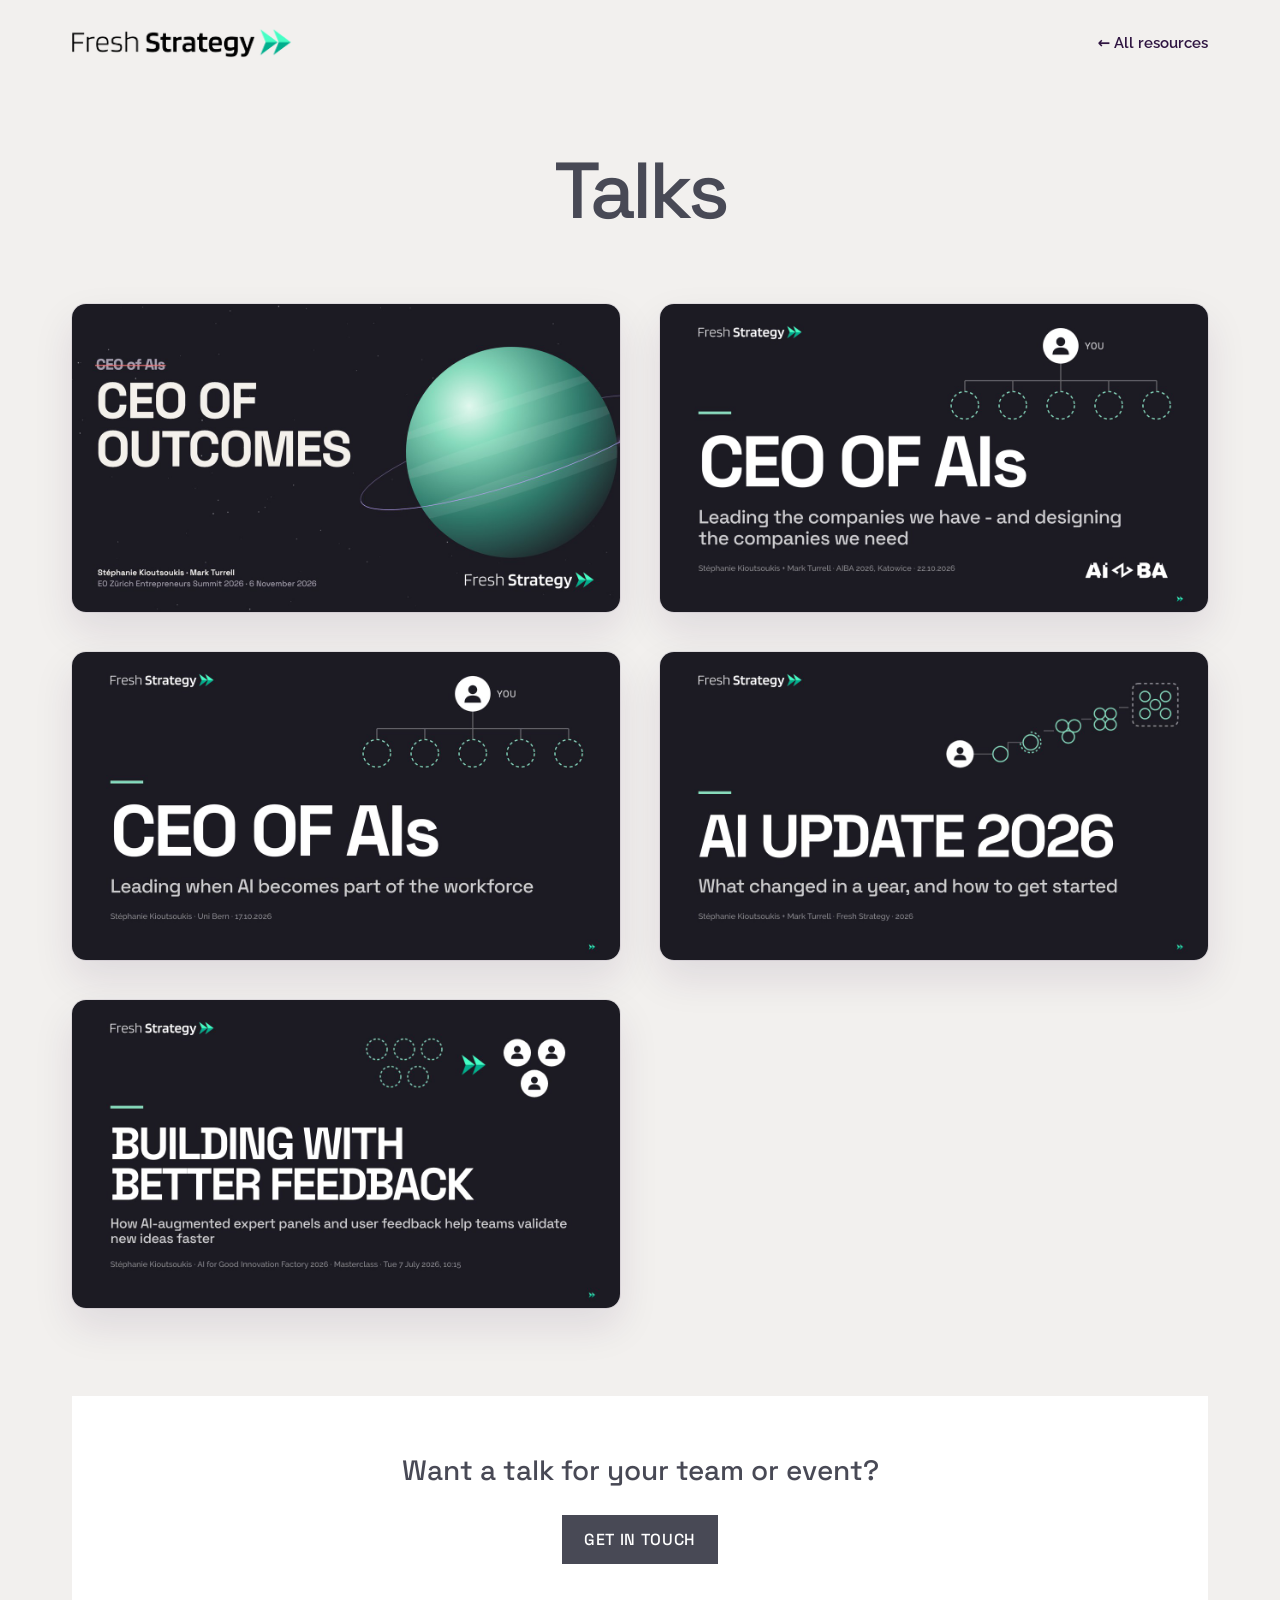
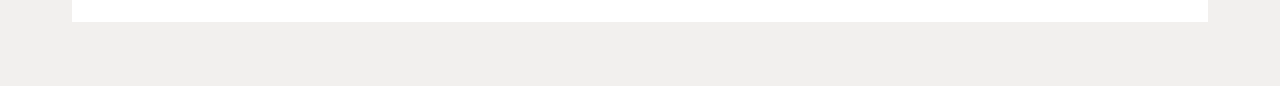
<file: index.html>
<!doctype html>
<html lang="en">
<head>
<meta charset="utf-8">
<meta name="viewport" content="width=device-width, initial-scale=1">
<title>Talks | Fresh Strategy</title>
<meta name="description" content="Talks by Stéphanie Kioutsoukis and Fresh Strategy on putting AI to work in organisations.">
<link rel="canonical" href="https://talks.freshstrategy.ai/">
<link rel="icon" href="/favicon.svg" type="image/svg+xml">
<link rel="icon" href="/favicon.png" type="image/png" sizes="32x32">
<link rel="apple-touch-icon" href="/apple-touch-icon.png">
<meta property="og:type" content="website">
<meta property="og:site_name" content="Fresh Strategy">
<meta property="og:url" content="https://talks.freshstrategy.ai/">
<meta property="og:title" content="Talks | Fresh Strategy">
<meta property="og:description" content="Talks by Stéphanie Kioutsoukis and Fresh Strategy on putting AI to work in organisations.">
<meta property="og:image" content="https://talks.freshstrategy.ai/home/ceo-of-ais.jpg">
<meta property="og:image:width" content="1280">
<meta property="og:image:height" content="720">
<meta name="twitter:card" content="summary_large_image">
<link rel="preconnect" href="https://fonts.googleapis.com">
<link rel="preconnect" href="https://fonts.gstatic.com" crossorigin>
<link href="https://fonts.googleapis.com/css2?family=Space+Grotesk:wght@500;700&family=Raleway:wght@400;500;600;700&display=swap" rel="stylesheet">
<style>
:root{--bg:#F2F0EE;--ink:#2F1541;--text:#484A56;--muted:#6B6478;--mint:#88DBBD;--green:#1F9E78}
*{box-sizing:border-box}
body{margin:0;background:var(--bg);color:var(--text);font:17px/1.6 Raleway,system-ui,sans-serif}
a{color:inherit}
.wrap{max-width:1200px;margin:0 auto;padding:0 32px}
header{display:flex;justify-content:space-between;align-items:center;padding:28px 0}
.brand{display:block;line-height:0}
.brand img{height:30px;width:auto}
.back{font-weight:600;font-size:15px;text-decoration:none;color:var(--ink)}
.back:hover{text-decoration:underline}
h1{margin:64px 0 72px;text-align:center;font:500 clamp(48px,6.2vw,88px)/1.03 'Space Grotesk',sans-serif;letter-spacing:-.05em;color:#484955}
.grid{display:grid;grid-template-columns:repeat(2,minmax(0,1fr));gap:40px}
.talk{display:block;text-decoration:none;background:#fff;border-radius:14px;overflow:hidden;
  box-shadow:0 0 0 1px rgba(47,21,65,.08),0 18px 40px rgba(47,21,65,.10);transition:transform .2s,box-shadow .2s}
.talk:hover{transform:translateY(-4px);box-shadow:0 0 0 1px rgba(47,21,65,.12),0 26px 50px rgba(47,21,65,.16)}
.talk img{display:block;width:100%;aspect-ratio:16/9;object-fit:cover}
.body{padding:22px 26px 26px}
.meta{margin:0 0 8px;font-weight:600;font-size:13px;letter-spacing:.6px;text-transform:uppercase;color:var(--green)}
.talk h2{margin:0 0 8px;font:700 28px/1.1 'Space Grotesk',sans-serif;letter-spacing:-.5px;color:var(--ink)}
.talk p.sub{margin:0 0 18px}
.cta{font-weight:700;font-size:15px;color:var(--ink);border-bottom:3px solid var(--mint);padding-bottom:2px}
.lock{margin-left:10px;font-weight:500;font-size:13px;color:var(--muted)}
/* booking band: same line + button as the freshstrategy.ai home page */
.book{margin:88px 0 64px;padding:56px 32px;background:#fff;text-align:center}
.book p{margin:0 0 24px;font:500 clamp(22px,2.4vw,28px)/1.3 'Space Grotesk',sans-serif;color:#484955}
.book a{display:inline-block;background:#484955;color:#fff;border:2px solid #fff;padding:14px 22px;
  font:500 16px 'Space Grotesk',sans-serif;letter-spacing:.04em;text-transform:uppercase;text-decoration:none;transition:transform .2s,box-shadow .2s}
.book a:hover,.book a:focus-visible{transform:scale(1.03);box-shadow:0 4px 15px rgba(0,0,0,.15)}
.book a:focus-visible{outline:3px solid var(--mint);outline-offset:3px}
@media (max-width:760px){.wrap{padding:0 16px}.grid{grid-template-columns:1fr;gap:28px}h1{margin:32px 0 40px}.brand img{height:22px}.book{margin:56px 0 40px;padding:40px 20px}}
</style>
<script src="/ft-analytics.js" defer></script>
</head>
<body>
<div class="wrap">
  <header>
    <a class="brand" href="https://www.freshstrategy.ai/"><img src="/brand/fresh-strategy-logo-charcoal.png" alt="Fresh Strategy" width="221" height="30"></a>
    <a class="back" href="https://www.freshstrategy.ai/resources">&larr; All resources</a>
  </header>

  <h1>Talks</h1>

  <main class="grid">
    <a class="talk" href="/ceo-of-outcomes/" aria-label="CEO of Outcomes: begin with the outcome and design the organisation around it">
      <img src="home/ceo-of-outcomes.jpg" alt="Title slide: CEO of Outcomes, EO Zürich Entrepreneurs Summit keynote by Stéphanie Kioutsoukis and Mark Turrell">
    </a>
    <a class="talk" href="/ceo-of-ais-aiba/" aria-label="CEO of AIs at AIBA 2026: leading the companies we have, and designing the companies we need">
      <img src="home/ceo-of-ais-aiba.jpg" alt="Title slide: CEO of AIs, AIBA 2026 keynote by Stéphanie Kioutsoukis and Mark Turrell">
    </a>
    <a class="talk" href="/ceo-of-ais/" aria-label="CEO of AIs: leading when AI becomes part of the workforce (password protected)">
      <img src="home/ceo-of-ais.jpg" alt="Title slide: CEO of AIs, leading when AI becomes part of the workforce">
    </a>
    <a class="talk" href="/ai-update-2026/" aria-label="AI Update 2026: what changed in a year, and how to get started">
      <img src="home/ai-update-2026.jpg" alt="Title slide: AI Update 2026, what changed in a year, and how to get started">
    </a>
    <a class="talk" href="/building-with-better-feedback/" aria-label="Building with better feedback: how AI-augmented expert panels and user feedback help teams validate new ideas faster">
      <img src="home/building-with-better-feedback.jpg" alt="Title slide: Building with better feedback, how AI-augmented expert panels and user feedback help teams validate new ideas faster">
    </a>
  </main>

  <section class="book">
    <p>Want a talk for your team or event?</p>
    <a href="https://calendar.app.google/24PfpWTwub6F8C5Y8" target="_blank" rel="noopener">Get in touch</a>
  </section>
</div>
</body>
</html>
</file>
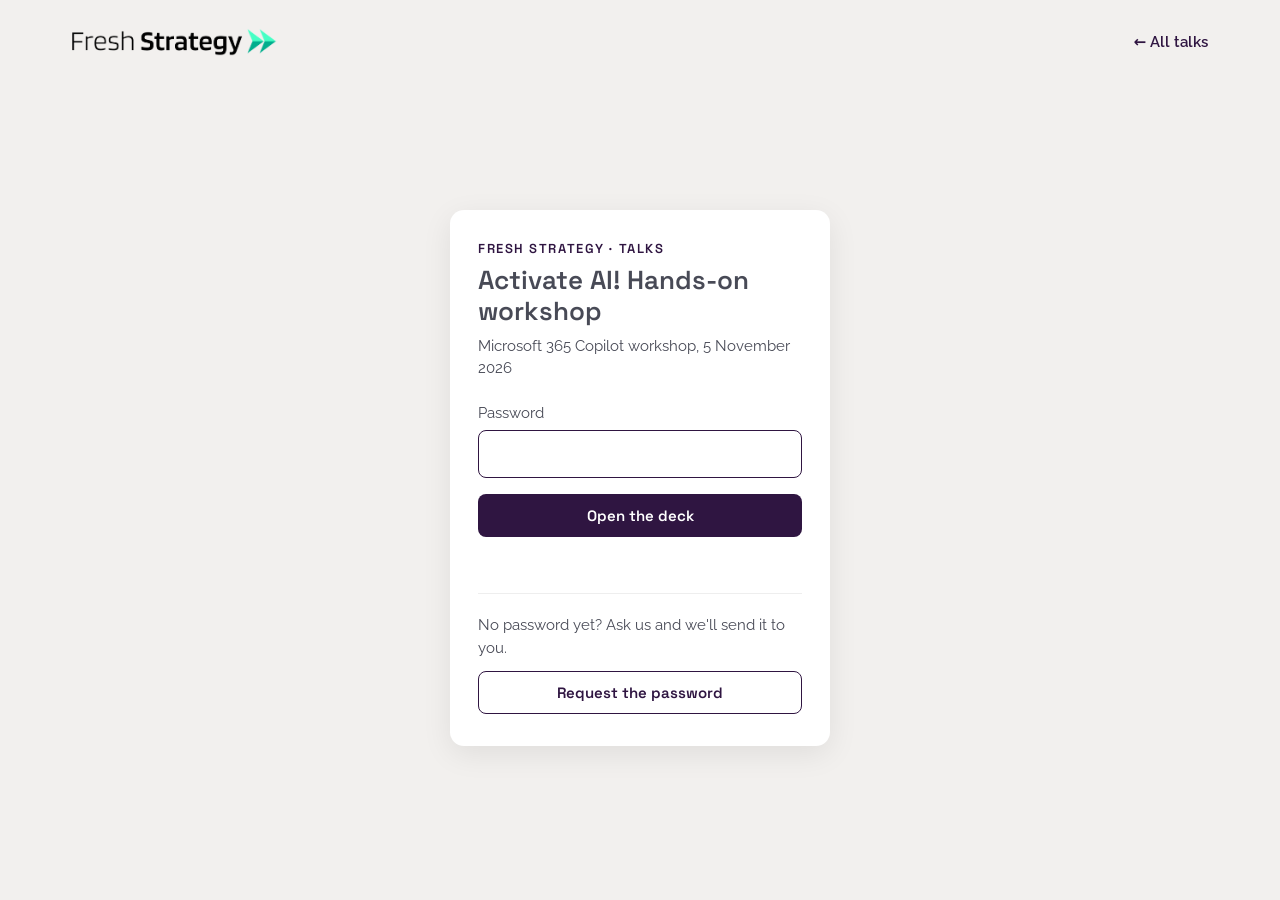
<file: activate-ai/index.html>
<!doctype html>
<html lang="en">
<head>
<meta charset="utf-8">
<meta name="viewport" content="width=device-width, initial-scale=1">
<meta name="robots" content="noindex, nofollow">
<title>Activate AI! Hands-on workshop | Fresh Strategy Talks</title>
<meta name="description" content="Microsoft 365 Copilot workshop, 5 November 2026">
<link rel="icon" href="/favicon.svg" type="image/svg+xml">
<link rel="icon" href="/favicon.png" type="image/png" sizes="32x32">
<link rel="apple-touch-icon" href="/apple-touch-icon.png">
<meta property="og:type" content="website">
<meta property="og:site_name" content="Fresh Strategy">
<meta property="og:url" content="https://talks.freshstrategy.ai/activate-ai/">
<meta property="og:title" content="Activate AI! Hands-on workshop">
<meta property="og:description" content="Microsoft 365 Copilot workshop, 5 November 2026">
<meta property="og:image" content="https://talks.freshstrategy.ai/home/activate-ai.jpg">
<meta property="og:image:width" content="1280">
<meta property="og:image:height" content="720">
<meta name="twitter:card" content="summary_large_image">
<link rel="preconnect" href="https://fonts.googleapis.com">
<link rel="preconnect" href="https://fonts.gstatic.com" crossorigin>
<link href="https://fonts.googleapis.com/css2?family=Space+Grotesk:wght@500;600;700&family=Raleway:wght@400;500;600&display=swap" rel="stylesheet">
<script src="/ft-analytics.js" defer></script>
<style>
  :root { --mint: #88DBBD; --purple: #2F1541; --charcoal: #484A56; --paper: #F2F0EE; }
  * { box-sizing: border-box; }
  body { margin: 0; min-height: 100vh; display: grid; place-items: center; background: var(--paper);
         color: var(--charcoal); font: 16px/1.5 Raleway, system-ui, -apple-system, sans-serif; padding: 88px 16px 32px; }
  .top { position: absolute; top: 0; left: 0; right: 0; display: flex; justify-content: space-between; align-items: center;
         max-width: 1200px; margin: 0 auto; padding: 28px 32px; }
  .brand { display: block; line-height: 0; }
  .brand img { height: 28px; width: auto; }
  .back { font-weight: 600; font-size: 15px; color: var(--purple); text-decoration: none; }
  .back:hover { text-decoration: underline; }
  a:focus-visible, button:focus-visible { outline: 2px solid var(--purple); outline-offset: 3px; }
  @media (max-width: 760px) { .top { padding: 20px 16px; } .brand img { height: 22px; } }
  form { width: 100%; max-width: 380px; background: #fff; border-radius: 14px; padding: 32px 28px;
         box-shadow: 0 8px 30px rgba(0,0,0,.08); }
  .eyebrow { font: 600 13px/1 "Space Grotesk", system-ui, sans-serif; letter-spacing: .12em; text-transform: uppercase; color: var(--purple); }
  h1 { font: 600 26px/1.2 "Space Grotesk", system-ui, sans-serif; margin: 10px 0 8px; }
  .sub { margin: 0 0 22px; font-size: 15px; line-height: 1.5; }
  .sub:empty { display: none; }
  h1 + .sub:empty + label { margin-top: 22px; }
  label { display: block; font-size: 15px; margin-bottom: 6px; }
  input { width: 100%; font: inherit; padding: 11px 12px; border: 1.5px solid #ccc; border-radius: 8px; }
  input:focus { outline: none; border-color: var(--purple); }
  button { margin-top: 16px; width: 100%; font: 600 15px "Space Grotesk", system-ui, sans-serif; padding: 12px;
           border: 0; border-radius: 8px; background: var(--purple); color: #fff; cursor: pointer; }
  button:disabled { opacity: .6; cursor: wait; }
  .msg { min-height: 22px; margin: 12px 0 0; font-size: 15px; color: #B3261E; }
  .ask { margin: 22px 0 0; padding-top: 20px; border-top: 1px solid #eee; font-size: 15px; }
  .ask p { margin: 0 0 12px; }
  .ask a { display: block; text-align: center; font: 600 15px "Space Grotesk", system-ui, sans-serif; padding: 11px;
           border: 1.5px solid var(--purple); border-radius: 8px; color: var(--purple); text-decoration: none; }
  .ask a:hover { background: var(--paper); }
</style>
</head>
<body>
<header class="top">
  <a class="brand" href="/"><img src="/brand/fresh-strategy-logo-charcoal.png" alt="Fresh Strategy" width="221" height="30"></a>
  <a class="back" href="/">&larr; All talks</a>
</header>
<form id="f">
  <div class="eyebrow">Fresh Strategy · Talks</div>
  <h1>Activate AI! Hands-on workshop</h1>
  <p class="sub"><!--sub-->Microsoft 365 Copilot workshop, 5 November 2026<!--/sub--></p>
  <label for="pw">Password</label>
  <input id="pw" type="password" autocomplete="current-password" autofocus required>
  <button id="go" type="submit">Open the deck</button>
  <p class="msg" id="msg"></p>
  <div class="ask">
    <p>No password yet? Ask us and we'll send it to you.</p>
    <a href="mailto:stephanie@freshstrategy.ai?subject=Password%20for%20Activate%20AI%21%20Hands-on%20workshop&amp;body=Hello%20St%C3%A9phanie%2C%0A%0APlease%20send%20me%20the%20password%20for%20Activate%20AI%21%20Hands-on%20workshop.%0A%0AName%3A%0AOrganisation%3A%0AWhere%20I%20saw%20the%20talk%3A%0A">Request the password</a>
  </div>
</form>
<script>
const SALT = Uint8Array.from(atob('uFIuI9SNZ7S4/IDU5brs2w=='), c => c.charCodeAt(0));
const ITERATIONS = 600000;
const msg = document.getElementById('msg'), go = document.getElementById('go');

function db() {
  return new Promise((res, rej) => {
    const r = indexedDB.open('fresh-talk', 1);
    r.onupgradeneeded = () => r.result.createObjectStore('k');
    r.onsuccess = () => res(r.result); r.onerror = () => rej(r.error);
  });
}
async function store(key) {
  const d = await db();
  await new Promise((res, rej) => { const t = d.transaction('k', 'readwrite'); t.objectStore('k').put(key, 'key'); t.oncomplete = res; t.onerror = rej; });
}
async function stored() {
  const d = await db();
  return new Promise(res => { const g = d.transaction('k').objectStore('k').get('key'); g.onsuccess = () => res(g.result || null); g.onerror = () => res(null); });
}
async function works(key) {
  const buf = new Uint8Array(await (await fetch('enc/check.bin', { cache: 'no-store' })).arrayBuffer());
  try { await crypto.subtle.decrypt({ name: 'AES-GCM', iv: buf.slice(0, 12) }, key, buf.slice(12)); return true; }
  catch (_) { return false; }
}
async function open() {
  await navigator.serviceWorker.register('sw.js');
  await navigator.serviceWorker.ready;
  location.href = 'd/' + location.hash;   // keep a slide link (#16) through the password page
}

if (!window.isSecureContext || !navigator.serviceWorker || !crypto.subtle) {
  msg.textContent = 'Please open this page over https:// in Chrome, Safari, Edge or Firefox.';
  go.disabled = true;
} else if (!location.search.includes('locked')) {
  stored().then(async k => { if (k && await works(k)) open(); }).catch(() => {});
}

document.getElementById('f').addEventListener('submit', async e => {
  e.preventDefault();
  go.disabled = true; msg.textContent = '';
  try {
    const base = await crypto.subtle.importKey('raw', new TextEncoder().encode(document.getElementById('pw').value), 'PBKDF2', false, ['deriveKey']);
    const key = await crypto.subtle.deriveKey({ name: 'PBKDF2', salt: SALT, iterations: ITERATIONS, hash: 'SHA-256' },
                                              base, { name: 'AES-GCM', length: 256 }, false, ['decrypt']);
    if (!(await works(key))) { msg.textContent = 'Wrong password.'; go.disabled = false; return; }
    await store(key);
    await open();
  } catch (err) {
    msg.textContent = 'Could not open the deck: ' + err.message; go.disabled = false;
  }
});
</script>
</body>
</html>
</file>
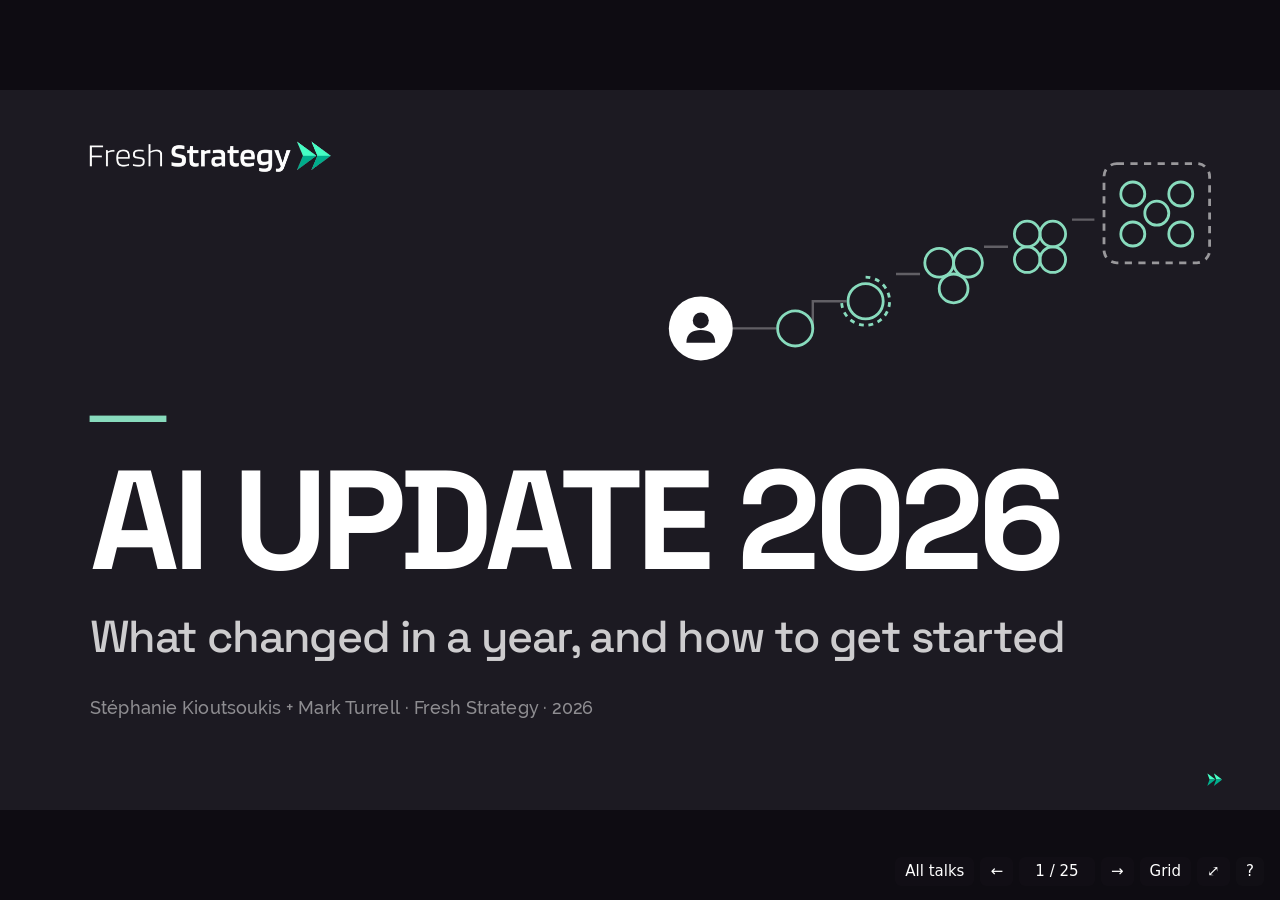
<file: ai-update-2026/index.html>
<!doctype html>
<html lang="en-GB">
<head>
<meta charset="utf-8">
<meta name="viewport" content="width=device-width, initial-scale=1">
<meta name="description" content="What changed in AI in a year, and how to get started: from answers to action, from personal AI to organisational AI. A talk by Stéphanie Kioutsoukis and Mark Turrell, Fresh Strategy.">
<title>AI Update 2026 - What changed, and how to get started | Fresh Strategy</title>
<meta name="ft-home" content="/">
<link rel="canonical" href="https://talks.freshstrategy.ai/ai-update-2026/">
<link rel="icon" href="/favicon.svg" type="image/svg+xml">
<link rel="icon" href="/favicon.png" type="image/png" sizes="32x32">
<link rel="apple-touch-icon" href="/apple-touch-icon.png">
<meta property="og:type" content="website">
<meta property="og:site_name" content="Fresh Strategy">
<meta property="og:url" content="https://talks.freshstrategy.ai/ai-update-2026/">
<meta property="og:title" content="AI Update 2026 - What changed, and how to get started | Fresh Strategy">
<meta property="og:description" content="What changed in AI in a year, and how to get started: from answers to action, from personal AI to organisational AI. A talk by Stéphanie Kioutsoukis and Mark Turrell, Fresh Strategy.">
<meta property="og:image" content="https://talks.freshstrategy.ai/home/ai-update-2026.jpg">
<meta property="og:image:width" content="1280">
<meta property="og:image:height" content="720">
<meta name="twitter:card" content="summary_large_image">
<link rel="stylesheet" href="_fresh/engine/talks.css">
<!-- Design system v2 (13.10.2026 migration from v1): charcoal communicates, mint directs attention, purple structures, dark = mode change. -->
<link rel="stylesheet" href="_fresh/theme/fresh-v2.css">
<!-- talk-specific CSS goes here, never into theme/ or engine/ -->
<style>
/* shared content-slide frame: eyebrow + title top-left, body below */
.ttl { position: absolute; left: var(--pad-x); right: var(--pad-x); top: 72px; }
.ttl .eyebrow { margin-bottom: 14px; }
.ttl .t-m { font-weight: 700; text-transform: uppercase; letter-spacing: -.03em; }
.body { position: absolute; left: var(--pad-x); right: var(--pad-x); top: 220px; }
.body.is-high { top: 196px; }
.kick { position: absolute; left: var(--pad-x); right: var(--pad-x); bottom: 76px; font: 500 30px/1.35 var(--head-font); color: var(--head); letter-spacing: -.01em; }
.note-line { font: italic 500 24px/1.45 var(--body-font); color: var(--muted); }

/* the >> track through the AI ladder (slides 15-22) */
.track { position: absolute; left: var(--pad-x); top: 176px; display: flex; gap: 18px; align-items: center; font: 500 19px/1 var(--head-font); letter-spacing: .1em; text-transform: uppercase; color: var(--muted); }
.track i { font-style: normal; color: var(--mint); letter-spacing: 0; }
.track b { font-weight: 500; color: var(--head); background: linear-gradient(var(--mint), var(--mint)) 0 100% / 100% 4px no-repeat; padding-bottom: 6px; }
.track .past { color: var(--ink); }

/* chips with > connectors (flows on 7, 11, 18) */
.chips { display: flex; align-items: stretch; gap: 0; }
.chip { flex: 1; display: flex; align-items: center; justify-content: center; text-align: center; min-height: 104px; padding: 16px 20px; background: #fff; border-radius: var(--radius-card); box-shadow: var(--shadow-card); font: 500 25px/1.25 var(--head-font); color: var(--head); }
.chip.is-end { box-shadow: 0 0 0 3px var(--mint), var(--shadow-card); font-weight: 700; }
.chips .gt { flex: none; width: 56px; display: flex; align-items: center; justify-content: center; font: 500 40px/1 var(--head-font); color: var(--mint); }
.chips.is-six .chip { font-size: 22px; padding: 14px 12px; }
.chips.is-six .gt { width: 34px; font-size: 32px; }

/* term + definition lines */
.defs p { font-size: 30px; line-height: 1.4; }
.defs p + p { margin-top: 14px; }
.defs b { font-family: var(--head-font); font-weight: 500; color: var(--head); }

/* 02 / 24 discussion lists */
.qs li { font: 500 46px/1.2 var(--head-font); letter-spacing: -.02em; color: var(--head); }
.qs li + li { margin-top: 34px; }
.qs li.plain::before { display: none; }
.qs.is-terms li { font-size: 40px; }
.qs.is-terms li b { font-weight: 500; text-transform: uppercase; letter-spacing: .02em; margin-right: 10px; }
.qs.is-terms li span { color: var(--ink); font-family: var(--body-font); font-size: 36px; letter-spacing: 0; }

/* 03 then / now / next */
.tnn { display: grid; grid-template-columns: 300px 1fr; gap: 56px 48px; align-items: baseline; }
.tnn .eyebrow { font-size: 22px; }
.tnn p.t-body { font-size: 34px; line-height: 1.35; }
.tnn .is-past { color: var(--muted); }
.tnn .is-next { font: 500 44px/1.2 var(--head-font); color: var(--head); letter-spacing: -.02em; }

/* 05 big changes grouped */
.groups { display: grid; gap: 22px; }
.grp { display: grid; grid-template-columns: 1fr 260px; gap: 40px; padding-bottom: 20px; border-bottom: 1px solid var(--line); }
.grp:last-child { border-bottom: 0; padding-bottom: 0; }
.grp ul { list-style: none; padding: 0; }
.grp li { font-size: 27px; line-height: 1.5; color: var(--ink); }
.grp li b { font-family: var(--head-font); font-weight: 500; color: var(--head); margin-right: 14px; }
.grp .lab { align-self: center; padding-left: 28px; border-left: 6px solid var(--mint); font: 500 40px/1.1 var(--head-font); color: var(--head); letter-spacing: -.02em; }

/* 06 table */
.tbl { width: 100%; border-collapse: collapse; font-size: 26px; line-height: 1.35; }
.tbl th, .tbl td { text-align: left; vertical-align: top; padding: 18px 24px 18px 0; border-bottom: 1px solid var(--line); }
.tbl th { font: 500 19px/1.3 var(--head-font); letter-spacing: .1em; text-transform: uppercase; color: var(--muted); padding-bottom: 14px; }
.tbl td:first-child { width: 380px; font-family: var(--head-font); color: var(--head); font-size: 28px; }

/* 08 artefact cards */
.cards { display: grid; grid-template-columns: repeat(4, 1fr); gap: 28px; }
.card4 { padding: 28px 26px; background: #fff; border-radius: var(--radius-card); box-shadow: var(--shadow-card); font: 500 25px/1.3 var(--head-font); color: var(--head); text-align: center; display: flex; align-items: center; justify-content: center; min-height: 120px; }

/* 09 work-product mocks */
.mocks { display: grid; grid-template-columns: repeat(5, 1fr); gap: 32px; }
.mock { height: 340px; padding: 22px; box-sizing: border-box; background: #fff; box-shadow: var(--shadow); display: flex; flex-direction: column; gap: 11px; overflow: hidden; }
.mock .lbl { font: 500 13px/1 var(--head-font); letter-spacing: .12em; color: var(--muted); }
.mock .ln { height: 9px; border-radius: 3px; background: rgba(72,74,86,.12); }
.mock .ln.h { height: 16px; background: var(--charcoal); }
.mock .ln.m { background: rgba(72,74,86,.45); }
.mock .grid { display: grid; grid-template-columns: repeat(3, 1fr); gap: 3px; flex: 1; }
.mock .grid i { background: rgba(72,74,86,.07); }
.mock .grid i.th { background: var(--charcoal); }
.mock .grid i.k { background: var(--mint); }
.mock .sl { border: 2px solid rgba(72,74,86,.14); padding: 0 0 12px; display: flex; flex-direction: column; gap: 8px; }
.mock .sl .ln { margin: 0 12px; } .mock .sl .ln.h { margin: 0; border-radius: 0; }
.mock .chart { flex: 1; display: flex; align-items: flex-end; gap: 10px; border-bottom: 4px solid var(--charcoal); padding: 0 6px; }
.mock .chart i { flex: 1; background: rgba(72,74,86,.3); height: var(--h); }
.mock .chart i.k { background: var(--mint); }
.mock .ref { display: flex; align-items: center; gap: 10px; } .mock .ref .ln { flex: 1; }
.mock .ref em { font: 500 13px/1 var(--head-font); font-style: normal; color: var(--charcoal); }
.mock-cap { margin-top: 18px; text-align: center; font: 500 23px/1.25 var(--head-font); color: var(--head); }

/* 12 connections */
.conn { display: grid; grid-template-columns: 420px 90px 380px 90px 1fr; align-items: center; }
.conn ul { list-style: none; padding: 0; text-align: right; }
.conn li { font-size: 28px; line-height: 1; padding: 13px 0; color: var(--ink); }
.arrows { display: flex; flex-direction: column; align-items: center; }
.arrows i, .arr1 { font-style: normal; font: 500 30px/54px var(--head-font); color: var(--mint); }
.hub { height: 420px; border-radius: 22px; background: var(--charcoal); color: #fff; display: flex; flex-direction: column; align-items: center; justify-content: center; gap: 24px; font: 500 30px/1.2 var(--head-font); letter-spacing: .06em; text-align: center; }
.hub span { color: var(--mint); }
.arr1 { text-align: center; font-size: 44px; }
.yourai { font: 500 56px/1 var(--head-font); color: var(--head); letter-spacing: -.02em; }

/* 14 ladder */
.ladder { display: grid; grid-template-columns: repeat(5, 1fr); gap: 36px; }
.rung { border-top: 8px solid var(--mint); padding-top: 26px; }
.rung:nth-child(1) { border-top-color: rgba(136,219,189,.45); }
.rung:nth-child(4), .rung:nth-child(5) { border-top-color: var(--charcoal); }
.rung h3 { font: 500 34px/1.1 var(--head-font); color: var(--head); letter-spacing: -.01em; text-transform: uppercase; min-height: 80px; }
.rung p { margin-top: 20px; font-size: 24px; line-height: 1.4; color: var(--ink); }
.axis { position: absolute; left: var(--pad-x); right: var(--pad-x); top: 660px; }
.axis .ends { display: flex; justify-content: space-between; }
.axis .line { margin-top: 18px; height: 3px; background: linear-gradient(90deg, rgba(136,219,189,.45), var(--charcoal)); position: relative; }
.axis .line::after { content: ''; position: absolute; right: -2px; top: -8px; border-left: 16px solid var(--charcoal); border-top: 9px solid transparent; border-bottom: 9px solid transparent; }
.axis .ends .eyebrow:last-child { color: var(--head); }

/* 15 agent anatomy */
.anat { display: grid; grid-template-columns: repeat(3, 1fr); gap: 52px 64px; }
.anat h3 { font: 500 40px/1.1 var(--head-font); color: var(--head); letter-spacing: -.015em; }
.anat p { margin-top: 10px; font-size: 26px; line-height: 1.35; color: var(--ink); }
.anat p.eg { margin-top: 8px; font: italic 500 20px/1.4 var(--body-font); color: var(--muted); }
.anat .is-human h3 { background: linear-gradient(var(--mint), var(--mint)) 0 88% / 100% .22em no-repeat; display: inline; }

/* 16 agentic team */
.org { position: absolute; left: 470px; right: var(--pad-x); top: 250px; text-align: center; }
.org .you { margin: 0 auto; width: 860px; padding: 20px; border-radius: var(--radius-card); background: #fff; box-shadow: var(--shadow-card); font: 500 28px/1.3 var(--head-font); color: var(--head); }
.org .you b { font-weight: 500; letter-spacing: .06em; }
.org .vline { width: 3px; height: 34px; margin: 0 auto; background: var(--mint); }
.org .lead { display: inline-block; padding: 22px 32px; border-radius: var(--radius-card); background: var(--charcoal); color: #fff; font: 500 28px/1.3 var(--head-font); }
.org .lead b { font-weight: 500; letter-spacing: .06em; color: var(--mint); margin-right: 10px; }
.org .bus { position: relative; margin: 0 auto; width: 75%; height: 34px; border-top: 3px solid var(--mint); }
.org .roles { display: grid; grid-template-columns: repeat(4, 1fr); gap: 20px; }
.org .roles h4 { font: 500 26px/1.2 var(--head-font); color: var(--head); letter-spacing: .06em; }
.org .roles p { margin-top: 10px; font-size: 21px; line-height: 1.35; color: var(--ink); }
.teams { position: absolute; left: var(--pad-x); top: 330px; width: 300px; }
.teams .eyebrow { margin-bottom: 20px; }
.teams p { font: 500 32px/1.35 var(--head-font); color: var(--head); }
.ex { position: absolute; left: var(--pad-x); right: var(--pad-x); top: 700px; }

/* 17 / 19 / 22 two columns */
.cols2 { display: grid; grid-template-columns: 1fr 1fr; gap: 72px; }
.col { border-top: 8px solid var(--line); padding-top: 28px; }
.col.is-key { border-top-color: var(--mint); }
.col h3 { font: 500 24px/1.2 var(--head-font); letter-spacing: .1em; text-transform: uppercase; color: var(--muted); margin-bottom: 26px; }
.col.is-key h3 { color: var(--head); }
.col p { font-size: 28px; line-height: 1.4; }
.col p + p { margin-top: 16px; }
.col p b { font-family: var(--head-font); font-weight: 500; color: var(--head); }
.col ul { margin-top: 10px; }
.col li { font-size: 28px; line-height: 1.4; }
.col li + li { margin-top: 10px; }

/* 18 equation */
.eq { display: flex; align-items: baseline; gap: 18px; white-space: nowrap; font: 500 40px/1 var(--head-font); color: var(--head); letter-spacing: -.01em; text-transform: uppercase; }
.eq i { font-style: normal; color: var(--mint); }
.eq .em { margin-left: 8px; }
.glue-note { text-align: center; }
.glue-note .t-m { font-size: 46px; }
.glue-note p.t-body { margin-top: 16px; color: var(--ink); }

/* 19 governed panel */
.gov { display: grid; grid-template-columns: 1fr 1fr; gap: 0; position: absolute; left: var(--pad-x); right: 40px; top: 220px; bottom: 96px; }
.gov .alone { padding: 8px 64px 0 0; }
.gov .alone h3, .gov .panel h3 { font: 500 30px/1.2 var(--head-font); letter-spacing: .1em; text-transform: uppercase; margin-bottom: 28px; }
.gov .alone h3 { color: var(--muted); }
.gov .alone p { font-size: 32px; line-height: 1.75; color: var(--muted); }
.gov .panel { background: var(--dark); color: #fff; padding: 44px 56px; display: flex; flex-direction: column; }
.gov .panel h3 { color: #fff; }
.gov .panel li { font: 500 34px/1.6 var(--head-font); }
.gov .panel .chev-list li + li { margin-top: 0; }
.gov .panel .chev-list li::before { top: .47em; }   /* line-height 1.6: centre the chevron on the cap height */
.gov .panel .end { margin-top: auto; font: italic 500 27px/1.4 var(--body-font); color: var(--mint); }

/* 20 decide */
.decide { display: grid; grid-template-columns: 520px 120px 1fr; align-items: start; }
.decide .eyebrow { margin-bottom: 26px; }
.decide .can p:not(.eyebrow) { font: 500 40px/1.65 var(--head-font); color: var(--head); letter-spacing: -.015em; }
.decide .to { align-self: center; text-align: center; font: 500 56px/1 var(--head-font); color: var(--mint); padding-top: 60px; }
.dtbl { width: 100%; border-collapse: collapse; }
.dtbl td { padding: 16px 0; border-bottom: 1px solid var(--line); vertical-align: baseline; }
.dtbl td:first-child { width: 230px; font: 500 20px/1.2 var(--head-font); letter-spacing: .1em; text-transform: uppercase; color: var(--head); }
.dtbl td:last-child { font-size: 29px; line-height: 1.3; }
.dtbl tr:last-child td { border-bottom: 0; }
.dtbl tr:last-child td:last-child { font-family: var(--head-font); color: var(--head); }

/* 21 should it */
.sendmock { position: absolute; left: 100px; top: 120px; width: 700px; height: 620px; background: #fff; border-radius: 10px; box-shadow: 0 30px 80px rgba(0,0,0,.35); overflow: hidden; color: var(--charcoal); }
.sendmock .mbar { height: 54px; display: flex; align-items: center; gap: 12px; padding: 0 22px; background: var(--paper); border-radius: 0; font: 500 19px/1 var(--head-font); color: var(--charcoal); overflow: visible; }
.sendmock .mbar .dots { width: 12px; height: 12px; border-radius: 50%; background: #d9d6d3; box-shadow: 20px 0 0 #d9d6d3, 40px 0 0 #d9d6d3; margin-right: 46px; }
.sendmock .mbar .tag { margin-left: auto; font-size: 14px; letter-spacing: .12em; color: rgba(72,74,86,.6); }
.sendmock .doc { padding: 40px 46px; }
.sendmock .ln { height: 11px; border-radius: 3px; background: rgba(72,74,86,.12); margin-top: 14px; }
.sendmock .ln.h { height: 20px; width: 60%; background: var(--charcoal); margin: 0 0 30px; }
.sendmock .checks { margin-top: 40px; display: grid; grid-template-columns: 1fr 1fr; gap: 14px 30px; font-size: 22px; }
.sendmock .checks span::before { content: '\2713'; color: var(--charcoal); margin-right: 12px; font-weight: 600; }
.sendmock .go { margin-top: 40px; display: flex; align-items: center; justify-content: space-between; }
.sendmock .go b { font: 500 28px/1 var(--head-font); letter-spacing: .08em; color: var(--charcoal); }
.lines > span { display: block; }   /* one item per line, no <br> (U7) */
.sendmock .go .btn { font-size: 24px; padding: 20px 48px; background: var(--charcoal); color: #fff; }
.sendmock .to { margin-top: 26px; font: italic 500 18px/1 var(--body-font); color: var(--muted); }
.should { position: absolute; left: 880px; right: 80px; top: 130px; }
.should .t-xl { color: #fff; }
.should ul { list-style: none; padding: 0; margin-top: 40px; }
.should li { font-size: 31px; line-height: 1.3; color: rgba(255,255,255,.72); }
.should li + li { margin-top: 18px; }
.should li.is-key { font-family: var(--head-font); color: var(--mint); font-size: 34px; }

/* 23 checks */
.q23 { font: 500 52px/1.18 var(--head-font); color: var(--head); letter-spacing: -.02em; max-width: 30ch; }
.four { display: grid; grid-template-columns: repeat(4, 1fr); gap: 40px; }
.four > div { border-top: 6px solid var(--mint); padding-top: 24px; }
.four h3 { font: 500 30px/1.2 var(--head-font); color: var(--head); }
.four p { margin-top: 14px; font-size: 24px; line-height: 1.4; }

/* 25 STAY IN TOUCH: layout lives in theme/fresh-v2.css section 28 (her ruling 13.10, all decks) */

/* the Fresh logo double chevron as connector / arrow (same shape as .chev-list), never a typed ">" or ">>" */
.chev { display: inline-block; width: .74em; height: .62em; vertical-align: -.02em; background: url("data:image/svg+xml,%3Csvg xmlns='http://www.w3.org/2000/svg' viewBox='0 0 64 54'%3E%3Cpath fill='%2346FFC5' d='M0 0 35 27 10 27Z M28 0 63 27 38 27Z'/%3E%3Cpath fill='%2300AE8D' d='M10 27 35 27 0 54Z M38 27 63 27 28 54Z'/%3E%3C/svg%3E") no-repeat 50% 50% / contain; }
</style>
<script src="/ft-analytics.js" defer></script>
</head>
<body>
<main class="deck">

<!-- 01 TITLE PAGE (v2): near-black, real logo, signature visual top right = the ladder this talk climbs:
     one white human, mint AI growing from one ring to a team inside an agreed frame (governed). No labels. -->
<section class="slide" data-type="hero" data-tone="dark" data-id="title" data-title="Title">
  <img class="logo" src="_fresh/theme/brand/fresh-strategy-logo-white.png" alt="Fresh Strategy">
  <svg class="hero-visual" viewBox="0 0 700 290" aria-label="One person, AI growing from a single chat to a governed team">
    <g data-anim="fade" style="--d:.3s;--dur:.8s">
      <circle cx="56" cy="234" r="40" fill="#fff"/>
      <circle cx="56" cy="224" r="10" fill="#1C1A22"/>
      <path d="M38,252 C38,240 46,236 56,236 C66,236 74,240 74,252 Z" fill="#1C1A22"/>
    </g>
    <g data-anim="fade" style="--d:.7s;--dur:.8s" fill="none" stroke="rgba(255,255,255,.3)" stroke-width="3">
      <path d="M96,234 H150 M196,234 V200 H238 M300,166 H330 M410,132 H440 M520,98 H548"/>
    </g>
    <g fill="none" stroke="#88DBBD" stroke-width="3.5">
      <circle data-anim="fade" style="--d:.9s;--dur:.6s" cx="174" cy="234" r="22"/>
      <g data-anim="fade" style="--d:1.1s;--dur:.6s"><circle cx="262" cy="200" r="22"/><path d="M262,170 a30,30 0 1 1 -30,30" stroke-dasharray="6 6"/></g>
      <g data-anim="fade" style="--d:1.3s;--dur:.6s"><circle cx="354" cy="152" r="18"/><circle cx="390" cy="152" r="18"/><circle cx="372" cy="184" r="18"/></g>
      <g data-anim="fade" style="--d:1.5s;--dur:.6s"><circle cx="464" cy="116" r="16"/><circle cx="496" cy="116" r="16"/><circle cx="464" cy="148" r="16"/><circle cx="496" cy="148" r="16"/></g>
      <g data-anim="fade" style="--d:1.7s;--dur:.6s"><rect x="560" y="28" width="132" height="124" rx="16" stroke="rgba(255,255,255,.55)" stroke-dasharray="9 8"/><circle cx="596" cy="66" r="15"/><circle cx="656" cy="66" r="15"/><circle cx="626" cy="90" r="15"/><circle cx="596" cy="116" r="15"/><circle cx="656" cy="116" r="15"/></g>
    </g>
  </svg>
  <div class="hero-text" style="width:1300px">
    <i class="hero-mark" data-anim="fade" style="--d:.1s"></i>
    <h1 class="hero-title" data-anim="rise">AI Update 2026</h1>
    <p class="t-m" data-anim="fade" style="--d:.5s;margin-top:36px;color:rgba(255,255,255,.78)">What changed in a year, and how to get started</p>
    <p class="t-small" data-anim="fade" style="--d:.8s;margin-top:40px;color:rgba(255,255,255,.5)">Stéphanie Kioutsoukis + Mark Turrell · Fresh Strategy · 2026</p>
  </div>
</section>

<!-- 02 -->
<section class="slide" data-type="canvas" data-tone="paper" data-id="one-year-on" data-title="One year on">
  <div class="ttl"><p class="eyebrow">Intro</p><h2 class="t-m">One year on</h2></div>
  <div class="body">
    <ul class="qs chev-list">
      <li data-anim="fade" style="--d:.1s">Where has AI helped your work this year?</li>
      <li data-anim="fade" style="--d:.3s">Where did it frustrate you?</li>
      <li data-anim="fade" style="--d:.5s">Which tools do you use today?</li>
      <li data-anim="fade" style="--d:.7s"><span class="em" style="--hd:1.2s">What would make the biggest difference by the end of the year?</span></li>
    </ul>
  </div>
  <p class="kick note-line" style="font-size:25px">Think of: research · monitoring · briefings · reports · social media · events</p>
</section>

<!-- 03 -->
<section class="slide" data-type="canvas" data-tone="paper" data-id="today" data-title="Today">
  <div class="ttl"><h2 class="t-m">Today</h2></div>
  <div class="body" style="top:250px">
    <div class="tnn">
      <p class="eyebrow">Last year</p>
      <p class="t-body is-past">AI was something each of us used to ask questions and generate content.</p>
      <p class="eyebrow" style="color:var(--head)">Today</p>
      <p class="t-body">AI researches, reaches your systems, creates artefacts, takes actions, runs recurring work and works as agents and teams.</p>
      <p class="eyebrow" style="color:var(--head)">What's next</p>
      <p class="is-next">From "How do I use AI?" to "How do we <span class="em">design, organise and govern</span> AI as part of how we work?"</p>
    </div>
  </div>
</section>

<!-- 04 -->
<section class="slide" data-type="statement" data-tone="dark" data-id="do-the-work" data-title="AI can now do the work">
  <div class="statement">
    <p class="eyebrow" style="margin-bottom:40px">What changed in a year</p>
    <h2 class="statement-title" data-anim="rise">AI can now<br><span class="em-strong">do the work.</span></h2>
    <p class="t-body" data-anim="fade" style="--d:.5s;max-width:none">Last year: something we asked.<b style="display:block;color:#fff;font-weight:600">Now: something that researches, builds and acts.</b></p>
  </div>
</section>

<!-- 05 -->
<section class="slide" data-type="canvas" data-tone="paper" data-id="big-changes" data-title="Big changes in one year">
  <div class="ttl"><h2 class="t-m">Big changes in one year</h2></div>
  <div class="body is-high" style="top:180px">
    <div class="groups">
      <div class="grp" data-anim="fade" style="--d:.1s">
        <ul><li><b>Better reasoning</b>Harder analysis and multi-step work</li><li><b>Transcription</b>turn speech and conversations into work</li><li><b>Artefacts</b>real documents, spreadsheets, presentations, apps</li></ul>
        <p class="lab">Chat</p>
      </div>
      <div class="grp" data-anim="fade" style="--d:.4s">
        <ul><li><b>Recurring work</b>scheduled and longer-running tasks</li><li><b>Action</b>uses tools and takes steps</li><li><b>Connections</b>access to your data and systems</li></ul>
        <p class="lab">Co/Work</p>
      </div>
      <div class="grp" data-anim="fade" style="--d:.7s">
        <ul><li><b>Agents + agentic teams</b>specialised AI roles that divide the work</li><li><b>Building solutions</b>using code</li><li><b>Governed AI</b>setting guardrails and boundaries</li></ul>
        <p class="lab">Code/x</p>
      </div>
    </div>
  </div>
  <p class="kick" style="bottom:44px"><span class="chev"></span> AI moves from something we consult to something that <span class="em" style="--hd:1.4s">participates in the work.</span></p>
</section>

<!-- 06 -->
<section class="slide" data-type="canvas" data-tone="paper" data-id="multi-step" data-title="Harder, multi-step work">
  <div class="ttl"><h2 class="t-m">AI got much better at harder, multi-step work</h2></div>
  <div class="body is-high">
    <table class="tbl">
      <tr><th>Way of working</th><th>What the user experiences</th></tr>
      <tr><td>Chat</td><td>You ask or speak; AI answers and structures your thoughts.</td></tr>
      <tr><td>Deep Research</td><td>You give it a question, it goes away, researches, and comes back with sources.</td></tr>
      <tr><td>Work / Cowork on files</td><td>You give it access to files, and it edits or creates the actual work product.</td></tr>
      <tr><td>Claude Code / Codex</td><td>You describe what you want built; it writes and runs the code and gives you a working tool or analysis.</td></tr>
      <tr><td>Agents</td><td>You give it an outcome; it takes several steps and can keep working without you prompting every step.</td></tr>
    </table>
  </div>
  <p class="kick" style="bottom:44px">Not infallible: <span class="em">sources and conclusions still need checking!</span></p>
</section>

<!-- 07 -->
<section class="slide" data-type="canvas" data-tone="paper" data-id="transcription" data-title="Transcription">
  <div class="ttl"><p class="eyebrow">It started as a chat. Now it can become a workflow.</p><h2 class="t-m">Transcription: from conversation to work</h2></div>
  <div class="body" style="top:270px">
    <div class="chips">
      <div class="chip" data-anim="fade" style="--d:.1s">Speak / converse</div><span class="gt"><span class="chev"></span></span>
      <div class="chip" data-anim="fade" style="--d:.3s">Capture a transcript</div><span class="gt"><span class="chev"></span></span>
      <div class="chip" data-anim="fade" style="--d:.5s">Structure the work</div><span class="gt"><span class="chev"></span></span>
      <div class="chip is-end" data-anim="fade" style="--d:.7s">Review, permit, act</div>
    </div>
    <div class="defs" style="margin-top:64px">
      <p><b>Capture:</b> dictate an idea or transcribe a conversation.</p>
      <p><b>Structure:</b> turn the text into a brief, decisions, tasks or a message.</p>
      <p><b>Apply:</b> Wispr Flow can put dictated text into WhatsApp or an AI chat.</p>
      <p><b>Permission:</b> agree what may be captured or shared; review before sending.</p>
    </div>
  </div>
</section>

<!-- 08 -->
<section class="slide" data-type="canvas" data-tone="paper" data-id="artefacts" data-title="From answers to artefacts">
  <div class="ttl"><h2 class="t-m">From answers to artefacts</h2></div>
  <div class="body is-high">
    <p class="t-m" style="font-size:46px;color:var(--muted)">A year ago: a block of text to copy and paste.</p>
    <p class="t-m" style="font-size:46px;margin-top:18px">Now: the finished <span class="em">document, spreadsheet, presentation, analysis or small app.</span></p>
    <div class="cards" style="margin-top:72px">
      <div class="card4" data-anim="fade" style="--d:.6s">A briefing note</div>
      <div class="card4" data-anim="fade" style="--d:.75s">A comparison table with sources</div>
      <div class="card4" data-anim="fade" style="--d:.9s">A slide summary of a consultation</div>
      <div class="card4" data-anim="fade" style="--d:1.05s">An infographic for your audience</div>
    </div>
  </div>
  <p class="kick note-line" style="font-style:normal">It can even respect your branding to some extent - by creating an HTML template first.</p>
</section>

<!-- 09 -->
<section class="slide" data-type="canvas" data-tone="paper" data-id="output" data-title="The output is no longer just text">
  <div class="ttl"><h2 class="t-m">The output is no longer just text</h2></div>
  <p class="at eyebrow" style="--x:112px;--y:200px;font-size:24px">A year ago <span style="text-transform:none;letter-spacing:0;font-family:var(--body-font);margin:0 40px 0 14px">text to copy and paste.</span> <span style="color:var(--head)">Now</span> <span style="text-transform:none;letter-spacing:-.01em;color:var(--head);margin-left:14px;font-size:30px">the actual work product.</span></p>
  <div class="body" style="top:290px">
    <div class="mocks">
      <div data-anim="drop" style="--d:.1s">
        <div class="mock"><span class="lbl">BRIEFING</span><span class="ln h" style="margin-top:6px"></span><span class="ln"></span><span class="ln"></span><span class="ln" style="width:60%"></span><span class="ln m" style="width:50%;margin-top:8px"></span><span class="ln"></span><span class="ln"></span><span class="ln" style="width:70%"></span><span class="ln m" style="width:50%;margin-top:8px"></span><span class="ln"></span></div>
        <p class="mock-cap">Word briefing</p>
      </div>
      <div data-anim="drop" style="--d:.25s">
        <div class="mock"><div class="grid"><i class="th"></i><i class="th"></i><i class="th"></i><i></i><i></i><i></i><i></i><i></i><i></i><i></i><i></i><i class="k"></i><i></i><i></i><i></i><i></i><i></i><i></i><i></i><i></i><i></i></div></div>
        <p class="mock-cap">Country comparison</p>
      </div>
      <div data-anim="drop" style="--d:.4s">
        <div class="mock" style="justify-content:center;gap:26px"><div class="sl"><span class="ln h"></span><span class="ln"></span><span class="ln"></span><span class="ln" style="width:60%"></span></div><div class="sl"><span class="ln h"></span><span class="ln" style="width:70%"></span></div></div>
        <p class="mock-cap">Slide summary</p>
      </div>
      <div data-anim="drop" style="--d:.55s">
        <div class="mock"><span class="ln h" style="width:70%"></span><div class="chart"><i style="--h:40%"></i><i style="--h:70%"></i><i style="--h:55%"></i><i class="k" style="--h:95%"></i><i style="--h:62%"></i></div><span class="ln" style="width:75%"></span></div>
        <p class="mock-cap">Infographic</p>
      </div>
      <div data-anim="drop" style="--d:.7s">
        <div class="mock" style="gap:20px"><span class="ln h" style="width:70%"></span><div class="ref"><span class="ln"></span><em>[1]</em></div><div class="ref"><span class="ln"></span><em>[2]</em></div><div class="ref"><span class="ln"></span><em>[3]</em></div><div class="ref"><span class="ln"></span><em>[4]</em></div><div class="ref"><span class="ln"></span><em>[5]</em></div><span class="ln" style="width:50%"></span></div>
        <p class="mock-cap">Table with sources</p>
      </div>
    </div>
  </div>
</section>

<!-- 10 -->
<section class="slide" data-type="statement" data-tone="dark" data-id="answers-to-action" data-title="From answers to action">
  <div class="statement">
    <p class="eyebrow" style="margin-bottom:40px">What changed in a year</p>
    <h2 class="statement-title" data-anim="rise">From answers<br>to <span class="em-strong">action.</span></h2>
    <p class="t-body" data-anim="fade" style="--d:.5s;max-width:none">AI no longer only recommends.<b style="display:block;color:#fff;font-weight:600">It uses tools, takes steps and keeps working on a schedule.</b></p>
  </div>
</section>

<!-- 11 -->
<section class="slide" data-type="canvas" data-tone="paper" data-id="recurring" data-title="Actions + recurring work">
  <div class="ttl"><p class="eyebrow">Example: a weekly news and policy watch</p><h2 class="t-m">Actions + recurring work</h2></div>
  <div class="body" style="top:270px">
    <div class="chips">
      <div class="chip" data-anim="fade" style="--d:.1s">New publications + news</div><span class="gt"><span class="chev"></span></span>
      <div class="chip" data-anim="fade" style="--d:.3s">Filtered to your files</div><span class="gt"><span class="chev"></span></span>
      <div class="chip" data-anim="fade" style="--d:.5s">A draft briefing</div><span class="gt"><span class="chev"></span></span>
      <div class="chip is-end" data-anim="fade" style="--d:.7s">In your inbox every Monday</div>
    </div>
    <div class="defs" style="margin-top:64px">
      <p><b>Action:</b> AI uses tools and takes the steps, not only recommends them.</p>
      <p><b>Recurring work:</b> set it up once; it runs every week; you review the result.</p>
    </div>
  </div>
  <p class="kick"><span class="em" style="--hd:1.2s">Chains of recurring workflows</span> are ideal candidates for automation.</p>
</section>

<!-- 12 -->
<section class="slide" data-type="canvas" data-tone="paper" data-id="connections" data-title="Expanding context with connections">
  <div class="ttl"><h2 class="t-m">Expanding context with connections</h2></div>
  <div class="body is-high" style="top:200px">
    <div class="conn">
      <ul data-anim="fade" style="--d:.1s"><li>Email + calendar</li><li>Shared drives</li><li>CRM / contact lists</li><li>Databases</li><li>Websites + news feeds</li><li>Knowledge systems</li></ul>
      <div class="arrows" data-anim="fade" style="--d:.3s"><i><span class="chev"></span></i><i><span class="chev"></span></i><i><span class="chev"></span></i><i><span class="chev"></span></i><i><span class="chev"></span></i><i><span class="chev"></span></i></div>
      <div class="hub" data-anim="rise" style="--d:.5s">Connector<span>MCP or API</span></div>
      <div class="arr1" data-anim="fade" style="--d:.8s"><span class="chev"></span></div>
      <p class="yourai" data-anim="fade" style="--d:1s">Your AI</p>
    </div>
  </div>
  <p class="kick" style="bottom:56px"><span class="em" style="--hd:1.4s">Ask yourself:</span> which of your sources should AI be able to read, and which never?</p>
</section>

<!-- 13 -->
<section class="slide" data-type="statement" data-tone="dark" data-id="personal-to-org" data-title="From personal AI to organisational AI">
  <div class="statement">
    <p class="eyebrow" style="margin-bottom:40px">From Chat <span class="chev"></span> Cowork <span class="chev"></span> Code/x</p>
    <h2 class="statement-title" data-anim="rise">From personal AI<br>to <span class="em-strong">organisational AI.</span></h2>
    <p class="t-body" data-anim="fade" style="--d:.5s;max-width:none">The question is no longer only: "How do I use AI well?"<b style="display:block;color:#fff;font-weight:600">It becomes: "How do we want AI to work here?"</b></p>
  </div>
</section>

<!-- 14 -->
<section class="slide" data-type="canvas" data-tone="paper" data-id="ladder" data-title="From personal to organisational AI">
  <div class="ttl"><h2 class="t-m">From personal to organisational AI</h2></div>
  <div class="body" style="top:300px">
    <div class="ladder">
      <div class="rung" data-anim="fade" style="--d:.1s"><h3>Chat</h3><p>You ask, it answers.</p></div>
      <div class="rung" data-anim="fade" style="--d:.3s"><h3>Agent</h3><p>It works towards a goal, step by step.</p></div>
      <div class="rung" data-anim="fade" style="--d:.5s"><h3>Agentic team</h3><p>Specialised roles share the work.</p></div>
      <div class="rung" data-anim="fade" style="--d:.7s"><h3>Designed AI / custom app</h3><p>Building solutions, methods and skills for your work.</p></div>
      <div class="rung" data-anim="fade" style="--d:.9s"><h3>Governed AI</h3><p>Agreed, shared and owned across the organisation.</p></div>
    </div>
  </div>
  <div class="axis" data-anim="reveal" style="--d:1.1s"><div class="ends"><span class="eyebrow">Personal</span><span class="eyebrow">Organisational</span></div><div class="line"></div></div>
</section>

<!-- 15 -->
<section class="slide" data-type="canvas" data-tone="paper" data-id="agent" data-title="What is an agent?">
  <div class="ttl"><h2 class="t-m">What is an agent?</h2></div>
  <p class="track"><span class="past">Chat</span><i><span class="chev"></span></i><b>Agent</b><i><span class="chev"></span></i><span>Agentic team</span><i><span class="chev"></span></i><span>Designed AI</span><i><span class="chev"></span></i><span>Governed AI</span></p>
  <div class="body" style="top:270px">
    <div class="anat">
      <div data-anim="fade" style="--d:.1s"><h3>Goal</h3><p>what it must achieve</p><p class="eg">e.g. a weekly briefing on new rules in your sector</p></div>
      <div data-anim="fade" style="--d:.2s"><h3>Instructions</h3><p>how to work, what good looks like</p><p class="eg">e.g. your organisation's priorities and tone</p></div>
      <div data-anim="fade" style="--d:.3s"><h3>Tools</h3><p>search, files, connectors</p><p class="eg">e.g. trusted sources, your document library</p></div>
      <div data-anim="fade" style="--d:.4s"><h3>Memory</h3><p>what it knows about you and the task</p><p class="eg">e.g. last month's briefings</p></div>
      <div data-anim="fade" style="--d:.5s"><h3>Loop</h3><p>act, check, decide the next step</p><p class="eg">e.g. search, read, filter, draft</p></div>
      <div class="is-human" data-anim="fade" style="--d:.6s"><h3>Human</h3><p>who approves and is responsible</p><p class="eg">e.g. the colleague who signs off</p></div>
    </div>
  </div>
  <p class="kick">A chat answers. <span class="em" style="--hd:1.2s">An agent works towards a goal, step by step.</span></p>
</section>

<!-- 16 -->
<section class="slide" data-type="canvas" data-tone="paper" data-id="agentic-teams" data-title="Agentic teams">
  <div class="ttl"><h2 class="t-m">Agentic teams</h2></div>
  <p class="track"><span class="past">Chat</span><i><span class="chev"></span></i><span class="past">Agent</span><i><span class="chev"></span></i><b>Agentic team</b><i><span class="chev"></span></i><span>Designed AI</span><i><span class="chev"></span></i><span>Governed AI</span></p>
  <div class="teams"><p class="eyebrow">Teams</p><p class="lines"><span>Research</span><span>Development</span><span>Marketing</span><span>etc</span></p></div>
  <div class="org">
    <div class="you" data-anim="fade" style="--d:.1s"><b>YOU</b> · set the brief, make the final judgement</div>
    <div class="vline"></div>
    <div class="lead" data-anim="fade" style="--d:.4s"><b>RESEARCH LEAD</b>decides the approach</div>
    <div class="vline"></div>
    <div class="bus"></div>
    <div class="roles">
      <div data-anim="fade" style="--d:.7s"><h4>LIBRARIAN</h4><p>finds past positions and sources</p></div>
      <div data-anim="fade" style="--d:.85s"><h4>RESEARCHER</h4><p>maps stakeholder views</p></div>
      <div data-anim="fade" style="--d:1s"><h4>ANALYST</h4><p>compares positions</p></div>
      <div data-anim="fade" style="--d:1.15s"><h4>DESIGNER</h4><p>turns it into usable output</p></div>
    </div>
  </div>
  <p class="ex note-line" style="font-size:26px">For example: a consultation response, where one AI gathers your past positions, one scans stakeholder views and one drafts, under one director.</p>
</section>

<!-- 17 -->
<section class="slide" data-type="canvas" data-tone="paper" data-id="designed-ai" data-title="Designed AI">
  <div class="ttl"><h2 class="t-m">Designed AI: same brief, two results</h2></div>
  <p class="track"><span class="past">Chat</span><i><span class="chev"></span></i><span class="past">Agent</span><i><span class="chev"></span></i><span class="past">Agentic team</span><i><span class="chev"></span></i><b>Designed AI</b><i><span class="chev"></span></i><span>Governed AI</span></p>
  <div class="body" style="top:270px">
    <div class="cols2">
      <div class="col">
        <h3>General chatbot</h3>
        <p class="muted">Broad capability.</p>
        <p class="muted">Little built-in knowledge of how this particular job should be done.</p>
        <p class="muted">A generic brief often produces generic output.</p>
      </div>
      <div class="col is-key" data-anim="fade" style="--d:.4s">
        <h3>Designed AI / custom solutions</h3>
        <p>Starts from a defined role and method.</p>
        <p>Uses relevant context, tools and quality criteria.</p>
        <p><b>Produces narrower, task-specific output.</b></p>
      </div>
    </div>
  </div>
</section>

<!-- 18 -->
<section class="slide" data-type="canvas" data-tone="paper" data-id="code-glue" data-title="Code becomes the glue">
  <div class="ttl"><h2 class="t-m">Code becomes the glue between tools</h2></div>
  <div class="body" style="top:250px">
    <p class="eq" data-anim="fade"><span>Data</span><i>+</i><span>Documents</span><i>+</i><span>System</span><i>+</i><span>Small tool</span><i>+</i><span>Alert</span><i><span class="chev"></span></i><span class="em" style="--hd:.9s">One flow</span></p>
    <div class="chips is-six" style="margin-top:64px">
      <div class="chip" data-anim="fade" style="--d:.3s">New publications + news</div><span class="gt"><span class="chev"></span></span>
      <div class="chip" data-anim="fade" style="--d:.45s">Filter to relevant files</div><span class="gt"><span class="chev"></span></span>
      <div class="chip" data-anim="fade" style="--d:.6s">Compare with our positions</div><span class="gt"><span class="chev"></span></span>
      <div class="chip" data-anim="fade" style="--d:.75s">Update a small tracker</div><span class="gt"><span class="chev"></span></span>
      <div class="chip" data-anim="fade" style="--d:.9s">Draft the briefing</div><span class="gt"><span class="chev"></span></span>
      <div class="chip is-end" data-anim="fade" style="--d:1.05s">Alert someone</div>
    </div>
    <div class="glue-note" data-anim="fade" style="margin-top:72px;--d:1.3s">
      <p class="t-m">This does not mean you become a developer.</p>
      <p class="t-body">It means you can describe the workflow, and AI can build much of the technical connection.</p>
    </div>
  </div>
</section>

<!-- 19 -->
<section class="slide" data-type="canvas" data-tone="paper" data-id="governed-ai" data-title="Governed AI">
  <div class="ttl"><h2 class="t-m">Governed AI</h2></div>
  <p class="track"><span class="past">Chat</span><i><span class="chev"></span></i><span class="past">Agent</span><i><span class="chev"></span></i><span class="past">Agentic team</span><i><span class="chev"></span></i><span class="past">Designed AI</span><i><span class="chev"></span></i><b>Governed AI</b></p>
  <div class="gov" style="top:250px">
    <div class="alone">
      <h3>Everyone alone</h3>
      <p class="lines"><span>Personal prompts</span><span>Personal habits</span><span>Inconsistent quality</span><span>Unclear data practices</span><span>Quality depends on the individual</span></p>
    </div>
    <div class="panel" data-anim="reveal" style="--d:.3s">
      <h3>Governed AI</h3>
      <ul class="chev-list"><li>Agreed tools</li><li>Shared skills and methods</li><li>Specialised AI roles</li><li>Clear data rules</li><li>Human ownership and approval</li></ul>
      <p class="end">Everyone benefits from the best available set-up.</p>
    </div>
  </div>
</section>

<!-- 20 -->
<section class="slide" data-type="canvas" data-tone="paper" data-id="decide" data-title="What you must decide">
  <div class="ttl"><h2 class="t-m">What you must decide</h2></div>
  <div class="body" style="top:230px">
    <div class="decide">
      <div class="can">
        <p class="eyebrow">If AI can</p>
        <p class="lines"><span>Read your data</span><span>Build things</span><span>Take actions</span><span>Work repeatedly</span><span>Operate through agents</span></p>
      </div>
      <div class="to"><span class="chev"></span></div>
      <div data-anim="fade" style="--d:.4s">
        <p class="eyebrow">Then the organisation must decide</p>
        <table class="dtbl">
          <tr><td>Tools</td><td>Which AI systems are approved?</td></tr>
          <tr><td>Data</td><td>What can they access?</td></tr>
          <tr><td>Methods</td><td>How should important work be done?</td></tr>
          <tr><td>Permissions</td><td>What can AI do on its own?</td></tr>
          <tr><td>Review</td><td>Where must a human intervene?</td></tr>
          <tr><td>Owner</td><td><span class="em" style="--hd:1.2s">Who is accountable?</span></td></tr>
        </table>
      </div>
    </div>
  </div>
</section>

<!-- 21 -->
<section class="slide" data-type="canvas" data-tone="dark" data-id="should-it" data-title="Should it?">
  <div class="sendmock" data-anim="rise">
    <div class="mbar"><span class="dots"></span>Consultation response · final draft<span class="tag">ILLUSTRATIVE</span></div>
    <div class="doc">
      <span class="ln h" style="display:block"></span>
      <span class="ln" style="display:block"></span><span class="ln" style="display:block"></span><span class="ln" style="display:block;width:55%"></span>
      <span class="ln" style="display:block;margin-top:30px"></span><span class="ln" style="display:block"></span><span class="ln" style="display:block;width:55%"></span>
      <div class="checks"><span>Sources cited</span><span>Numbers checked</span><span>Formatted</span><span>Recipients added</span></div>
      <div class="go"><b>READY TO SEND</b><span class="btn">Send</span></div>
      <p class="to">To: public consultation · cc: board</p>
    </div>
  </div>
  <div class="should">
    <h2 class="t-xl" data-anim="rise" style="--d:.3s">Should it?</h2>
    <ul>
      <li data-anim="fade" style="--d:.6s">Who approved the sources?</li>
      <li data-anim="fade" style="--d:.8s">Who checked the numbers?</li>
      <li data-anim="fade" style="--d:1s">Who decided it could access the files?</li>
      <li data-anim="fade" style="--d:1.2s">Who owns the final result?</li>
      <li class="is-key" data-anim="fade" style="--d:1.5s">What is it allowed to send automatically?</li>
    </ul>
  </div>
</section>

<!-- 22 -->
<section class="slide" data-type="canvas" data-tone="paper" data-id="governance" data-title="Why governance is not optional">
  <div class="ttl"><h2 class="t-m">Why governance is not optional</h2></div>
  <p class="track"><span class="past">Chat</span><i><span class="chev"></span></i><span class="past">Agent</span><i><span class="chev"></span></i><span class="past">Agentic team</span><i><span class="chev"></span></i><span class="past">Designed AI</span><i><span class="chev"></span></i><b>Governed AI</b></p>
  <div class="body" style="top:270px">
    <div class="cols2">
      <div class="col" style="border-top-color:var(--charcoal)">
        <h3 style="color:var(--head)">Applies now</h3>
        <p><b>EU AI Act:</b> AI literacy obligations apply.</p>
        <p>Providers and deployers must support AI literacy among staff and others using AI on their behalf.</p>
        <p><b>AI agents:</b> if an agent qualifies as an AI system under the Act, the applicable rules can apply.</p>
      </div>
      <div class="col is-key" data-anim="fade" style="--d:.4s">
        <h3>Our governance principle</h3>
        <p>Every significant AI workflow should have:</p>
        <ul class="chev-list"><li>a human owner</li><li>clear permissions</li><li>defined review points</li><li>accountability for the final output or action</li></ul>
      </div>
    </div>
  </div>
  <p class="source">Source: <cite>EU AI Act</cite>, Arts. 3-4; European Commission, 27 July 2026 · checked 7 October 2026</p>
</section>

<!-- 23 -->
<section class="slide" data-type="canvas" data-tone="paper" data-id="quality-checks" data-title="Accountability & quality checks">
  <div class="ttl"><p class="eyebrow">Accountability &amp; quality checks</p></div>
  <div class="body" style="top:130px">
    <p class="q23" data-anim="rise">If AI tells you it found three important issues in a 200-page policy document, how do you know there were not <span class="em" style="--hd:1s">eight?</span></p>
    <div class="four" style="margin-top:96px">
      <div data-anim="fade" style="--d:.5s"><h3>Section by section</h3><p>Ask per chapter, not for the whole document at once.</p></div>
      <div data-anim="fade" style="--d:.65s"><h3>Page references</h3><p>Every finding points to where it is.</p></div>
      <div data-anim="fade" style="--d:.8s"><h3>Ask what it skipped</h3><p>"Which parts did you not read?"</p></div>
      <div data-anim="fade" style="--d:.95s"><h3>Start fresh</h3><p>For important independent work, consider a fresh chat or context.</p></div>
    </div>
  </div>
  <p class="kick">When it matters, design the method.</p>
</section>

<!-- 24 -->
<section class="slide" data-type="canvas" data-tone="paper" data-id="wrap-up" data-title="How to get started">
  <div class="ttl"><h2 class="t-m">How to get started</h2></div>
  <div class="body" style="top:250px">
    <ul class="qs is-terms chev-list">
      <li data-anim="fade" style="--d:.1s"><b>Hand over</b> <span>What work could AI do rather than merely help with?</span></li>
      <li data-anim="fade" style="--d:.3s"><b>Automate</b> <span>What low-risk recurring workflow could run itself?</span></li>
      <li data-anim="fade" style="--d:.5s"><b>Govern</b> <span>What must remain under explicit human control?</span></li>
      <li class="plain" data-anim="fade" style="--d:.8s;margin-top:56px;padding-left:0"><span class="em" style="font-family:var(--head-font);color:var(--head);--hd:1.3s">And where do the tools you already use fit?</span></li>
    </ul>
  </div>
</section>

<!-- 25 STAY IN TOUCH (v2 template, her ruling 13.10: Connect + Resources codes only, tiles dropped). Code: library/qr/QR_REGISTER.csv -->
<section class="slide" data-id="stay" data-type="stay" data-tone="paper" data-title="Stay in touch">
  <div class="stay-inner">
    <h2 class="statement-title" data-anim="rise">Stay in touch.</h2>
    <div class="stay-row">
      <div class="stay-group stay-connect">
        <figure class="qr" data-anim="rise" style="--d:.3s"><a href="https://www.linkedin.com/in/skioutsoukis" target="_blank" rel="noopener"><img src="assets/qr/qr-connect_ai-update-2026_2026-10-13.svg" alt="QR code: Stéphanie on LinkedIn"></a><figcaption>Connect</figcaption></figure>
        <p class="stay-contact" data-anim="fade" style="--d:.5s"><b>Stéphanie Kioutsoukis</b><br>stephanie@freshstrategy.ai</p>
      </div>
      <div class="stay-group stay-resources">
        <figure class="qr" data-anim="rise" style="--d:.4s"><a href="https://www.freshstrategy.ai/resources?utm_source=talk&amp;utm_medium=qr&amp;utm_campaign=ai-update-2026_2026-10-13&amp;utm_content=resources" target="_blank" rel="noopener"><img src="assets/qr/qr-resources_ai-update-2026_2026-10-13.svg" alt="QR code: freshstrategy.ai/resources"></a><figcaption>Resources</figcaption></figure>
        <p class="stay-contact" data-anim="fade" style="--d:.6s">freshstrategy.ai/resources</p>
      </div>
    </div>
  </div>
</section>

</main>
<script src="_fresh/engine/talks.js"></script>
<script src="_fresh/engine/components.js"></script>
</body>
</html>
</file>
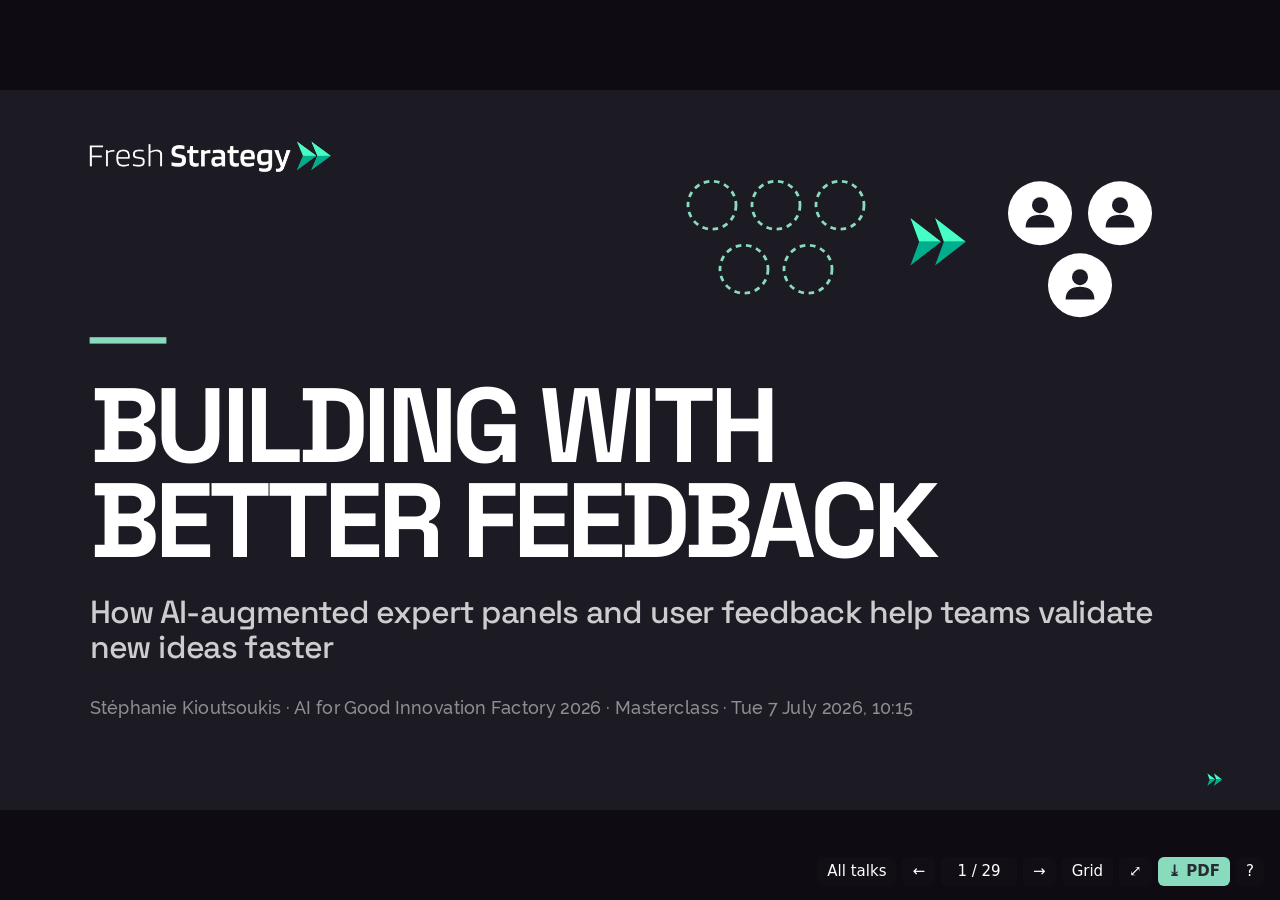
<file: building-with-better-feedback/index.html>
<!doctype html>
<html lang="en-GB">
<head>
<meta charset="utf-8">
<meta name="viewport" content="width=device-width, initial-scale=1">
<meta name="description" content="Building with better feedback: how AI-augmented expert panels and user feedback help teams validate new ideas faster. Masterclass by Stéphanie Kioutsoukis at the AI for Good Innovation Factory 2026.">
<title>Building with better feedback | Fresh Strategy</title>
<meta name="ft-home" content="/">
<link rel="canonical" href="https://talks.freshstrategy.ai/building-with-better-feedback/">
<link rel="icon" href="/favicon.svg" type="image/svg+xml">
<link rel="icon" href="/favicon.png" type="image/png" sizes="32x32">
<link rel="apple-touch-icon" href="/apple-touch-icon.png">
<meta property="og:type" content="website">
<meta property="og:site_name" content="Fresh Strategy">
<meta property="og:url" content="https://talks.freshstrategy.ai/building-with-better-feedback/">
<meta property="og:title" content="Building with better feedback | Fresh Strategy">
<meta property="og:description" content="Building with better feedback: how AI-augmented expert panels and user feedback help teams validate new ideas faster. Masterclass by Stéphanie Kioutsoukis at the AI for Good Innovation Factory 2026.">
<meta property="og:image" content="https://talks.freshstrategy.ai/home/building-with-better-feedback.jpg">
<meta property="og:image:width" content="1280">
<meta property="og:image:height" content="720">
<meta name="twitter:card" content="summary_large_image">
<meta name="ft-pdf" content="assets/Building_with_better_feedback.pdf">
<link rel="stylesheet" href="_fresh/engine/talks.css">
<!-- Design system v2. Converted 16.10.2026 from the Google Slides deck "AI 4 Good Innovation Factory July 2026"
     (1sJk9qyB-nQklnZtIbsC80aOIGjS8PuJ4aRzyZyhgZJE), 29 slides, copy kept as in the deck.
     The deck's arrows become the logo chevron (.chev), never typed arrow characters. Diagrams rebuilt as SVG/HTML;
     slides 5, 6 and 22 use the deck's own images (assets/img/). -->
<link rel="stylesheet" href="_fresh/theme/fresh-v2.css">
<!-- talk-specific CSS goes here, never into theme/ or engine/ -->
<style>
/* shared content-slide frame (same as AI Update 2026) */
.ttl { position: absolute; left: var(--pad-x); right: var(--pad-x); top: 72px; }
.ttl .eyebrow { margin-bottom: 14px; }
.ttl .t-m { font-weight: 700; text-transform: uppercase; letter-spacing: -.03em; }
.body { position: absolute; left: var(--pad-x); right: var(--pad-x); top: 210px; }
.kick { position: absolute; left: var(--pad-x); right: var(--pad-x); bottom: 72px; font: 500 30px/1.35 var(--head-font); color: var(--head); letter-spacing: -.01em; }

/* the Fresh logo double chevron as connector / arrow, never a typed ">" or ">>" */
.chev { display: inline-block; width: .74em; height: .62em; vertical-align: -.02em; background: url("data:image/svg+xml,%3Csvg xmlns='http://www.w3.org/2000/svg' viewBox='0 0 64 54'%3E%3Cpath fill='%2346FFC5' d='M0 0 35 27 10 27Z M28 0 63 27 38 27Z'/%3E%3Cpath fill='%2300AE8D' d='M10 27 35 27 0 54Z M38 27 63 27 28 54Z'/%3E%3C/svg%3E") no-repeat 50% 50% / contain; }

/* generic table */
.tbl { width: 100%; border-collapse: collapse; font-size: 25px; line-height: 1.35; color: var(--ink); }
.tbl th, .tbl td { text-align: left; vertical-align: top; padding: 16px 28px 16px 0; border-bottom: 1px solid var(--line); }
.tbl th { font: 500 19px/1.3 var(--head-font); letter-spacing: .1em; text-transform: uppercase; color: var(--muted); padding-bottom: 12px; }
.tbl td:first-child { font-family: var(--head-font); color: var(--head); }
.tbl tr:last-child td { border-bottom: 0; }
.tbl.is-small { font-size: 19px; line-height: 1.3; }
.tbl.is-small td { padding: 10px 22px 10px 0; }

/* 02 why innovation fails */
.wf-lead { position: absolute; left: var(--pad-x); top: 230px; width: 820px; }
.wf-lead h3 { margin: 0; font: 700 88px/1 var(--head-font); color: var(--head); letter-spacing: -.035em; text-transform: uppercase; }
.wf-lead .wf-cite { margin: 22px 0 0; font: 500 22px/1.35 var(--body-font); color: var(--muted); }
.wf-why { margin: 70px 0 0; font: 500 44px/1.2 var(--head-font); color: var(--head); letter-spacing: -.02em; }
.wf-why small { display: block; margin-top: 18px; font: 500 22px/1.3 var(--body-font); color: var(--muted); letter-spacing: 0; }
.wf-stats { position: absolute; left: 1040px; right: var(--pad-x); top: 230px; }
.wf-stat { padding: 0 0 28px; border-bottom: 1px solid var(--line); }
.wf-stat + .wf-stat { padding-top: 28px; }
.wf-stat:last-child { border-bottom: 0; }
.wf-stat .num { font-size: 124px; white-space: nowrap; }
.wf-stat .num.k { display: inline-block; color: var(--charcoal); background: linear-gradient(var(--mint), var(--mint)) 0 90% / 100% .09em no-repeat; }
.wf-stat p { margin: 12px 0 0; font-size: 26px; line-height: 1.3; color: var(--ink); max-width: 30ch; }
.wf-stat small { display: block; margin-top: 8px; font: 500 19px/1.3 var(--body-font); color: var(--muted); }

/* 03 venn + questions */
.venn3 { position: absolute; left: 90px; top: 170px; width: 820px; height: 690px; }
.venn3 text { font-family: var(--head-font); fill: var(--charcoal); }
.qcol { position: absolute; left: 980px; right: 90px; top: 380px; }
.qcol li { font: 500 38px/1.25 var(--head-font); color: var(--head); letter-spacing: -.01em; }
.qcol li + li { margin-top: 26px; }

/* 04 validation trap */
.trap { position: absolute; left: var(--pad-x); right: var(--pad-x); top: 210px; display: grid; grid-template-columns: 1fr 1fr; gap: 0 56px; }
.trap h3 { font: 700 30px/1.2 var(--head-font); color: var(--head); text-transform: uppercase; letter-spacing: -.01em; padding: 0 0 16px; border-bottom: 6px solid var(--charcoal); margin-bottom: 8px; }
.trap .r h3 { border-bottom-color: var(--mint); }
.trap li { list-style: none; font-size: 27px; line-height: 1.2; padding: 14px 0; border-bottom: 1px solid var(--line); color: var(--ink); }
.trap ul { padding: 0; }
.seesaw { position: absolute; left: var(--pad-x); right: var(--pad-x); top: 640px; height: 170px; }
.trap .eyebrow { margin-bottom: 8px; }
/* source lines run the full content width (theme caps them at 1150px) */
.slide .source { max-width: none; right: var(--pad-x); }
.trap-line { position: absolute; left: var(--pad-x); right: var(--pad-x); top: 818px; font: 500 26px/1.3 var(--head-font); color: var(--head); }

/* 05/06 images */
.pic { position: absolute; background: #fff; box-shadow: var(--shadow); padding: 18px; }
.pic img { display: block; width: 100%; height: auto; }
.credit { position: absolute; right: var(--pad-x); bottom: 40px; font: 500 17px/1.3 var(--body-font); color: var(--muted); }

/* 06 bottleneck */
.bn { position: absolute; left: var(--pad-x); top: 210px; width: 640px; }
.bn h3 { font: 700 24px/1.2 var(--head-font); letter-spacing: .08em; text-transform: uppercase; color: var(--head); margin-bottom: 12px; }
.bn p { font-size: 28px; line-height: 1.4; }
.bn ul { list-style: none; padding: 0; }
.bn li { font-size: 28px; line-height: 1.5; color: var(--ink); }
.bn .blk + .blk { margin-top: 34px; }
.bn .risk { font: 500 30px/1.35 var(--head-font); color: var(--head); }

/* 07 iterate */
.iter { position: absolute; left: 60px; right: 60px; top: 170px; height: 680px; }
.iter text { font-family: var(--head-font); font-weight: 700; fill: var(--charcoal); }
.iter-note { position: absolute; left: 80px; width: 960px; top: 720px; }
.iter-note p { font: 500 32px/1.25 var(--head-font); color: var(--head); }

/* 08 synthetic personas */
.sp { position: absolute; left: var(--pad-x); right: 220px; top: 220px; }
.sp p { font-size: 36px; line-height: 1.4; color: var(--ink); }
.sp p + p { margin-top: 30px; }
.sp > p:first-child { font: 500 46px/1.25 var(--head-font); color: var(--head); letter-spacing: -.015em; }
.sp-ring { position: absolute; right: 112px; top: 90px; }
.sp .why-now { margin-top: 28px; padding-top: 20px; border-top: 6px solid var(--mint); }
.sp .why-now .eyebrow { margin-bottom: 8px; font-size: 22px; line-height: 1.2; }
.sp .why-now p:last-child { font-size: 28px; line-height: 1.4; }

/* 09 persona types */
.types { display: grid; grid-template-columns: 1fr 1fr; gap: 40px; }
.type { padding: 30px 36px; background: #fff; border-radius: var(--radius-card); box-shadow: var(--shadow-card); }
.type h3 { font: 700 30px/1.1 var(--head-font); text-transform: uppercase; color: var(--head); }
.type .lede { margin-top: 8px; font: 500 24px/1.3 var(--head-font); color: var(--head); }
.type dl { margin: 18px 0 0; display: grid; grid-template-columns: 130px 1fr; gap: 10px 18px; font-size: 23px; line-height: 1.35; }
.type dt { font: 500 16px/1.6 var(--head-font); letter-spacing: .1em; text-transform: uppercase; color: var(--muted); }
.type dd { margin: 0; color: var(--ink); }
.ground { margin-top: 40px; }
.ground .eyebrow { margin-bottom: 14px; }
.ground ol { list-style: none; padding: 0; display: grid; grid-template-columns: repeat(3, 1fr); gap: 32px; }
.ground li { border-top: 6px solid var(--mint); padding-top: 14px; font-size: 23px; line-height: 1.35; color: var(--ink); }
.ground li b { display: block; font: 500 24px/1.2 var(--head-font); color: var(--head); margin-bottom: 6px; }

/* 10 workflow fit */
.fit3 { display: grid; grid-template-columns: repeat(3, 1fr); gap: 44px; }
.fit3 > div { border-top: 8px solid var(--mint); padding-top: 24px; }
.fit3 h3 { font: 500 32px/1.15 var(--head-font); color: var(--head); letter-spacing: -.01em; min-height: 74px; }
.fit3 p { margin-top: 16px; font-size: 23px; line-height: 1.42; color: var(--ink); }
.fit3 p b { font-family: var(--head-font); font-weight: 500; color: var(--head); }
.disclaimer { position: absolute; left: var(--pad-x); right: var(--pad-x); bottom: 64px; padding: 24px 32px; background: var(--dark); color: rgba(255,255,255,.86); font-size: 22px; line-height: 1.45; }
.disclaimer b { font-family: var(--head-font); color: var(--mint); letter-spacing: .08em; margin-right: 8px; }

/* 12 hypotheses */
/* three columns matching the table; each mint line starts at its column's chevron */
.hyp-head { display: grid; grid-template-columns: repeat(3, 1fr); margin-bottom: 8px; }
.hyp-head > span { display: flex; align-items: center; gap: 18px; margin-right: 28px; font: 700 22px/1.2 var(--head-font); letter-spacing: .08em; color: var(--head); padding: 16px 0; border-top: 6px solid var(--mint); }
.hyp-head > span:last-child { margin-right: 0; }
.hyp td { width: 33.3%; }
.hyp td:first-child { font-family: var(--body-font); font-style: italic; color: var(--muted); }
.hyp td:last-child { color: var(--head); font-family: var(--head-font); }

/* 13 reliability ring */
.rel { position: absolute; inset: 0; }
.lvl { position: absolute; width: 440px; font-size: 22px; line-height: 1.4; color: var(--ink); }
.lvl h3 { font: 700 30px/1.1 var(--head-font); color: var(--head); text-transform: uppercase; margin-bottom: 6px; letter-spacing: -.01em; }
.lvl.r { text-align: right; }
.lvl.c { text-align: center; width: 640px; }
.lvl.is-key h3 { color: var(--head); background: linear-gradient(var(--mint), var(--mint)) 0 88% / 100% .22em no-repeat; display: inline; }

/* 14 expert panel */
.panel5 { display: grid; gap: 0; }
.panel5 > div { display: grid; grid-template-columns: 70px 560px 1fr; align-items: baseline; gap: 24px; padding: 20px 0; border-bottom: 1px solid var(--line); }
.panel5 > div:last-child { border-bottom: 0; }
.panel5 .n { font: 700 36px/1 var(--head-font); color: var(--mint); }
.panel5 h3 { font: 500 34px/1.2 var(--head-font); color: var(--head); letter-spacing: -.015em; }
.panel5 p { font-size: 23px; line-height: 1.4; color: var(--muted); }

/* 15 buying centre */
.bc { position: absolute; left: 330px; top: 160px; width: 940px; height: 720px; }
.bc text { font-family: var(--head-font); }

/* 16 magic formula */
.mf { position: absolute; left: 560px; top: 190px; width: 520px; height: 520px; }
.mf text { font-family: var(--head-font); font-weight: 700; }
.mfl { position: absolute; width: 420px; }
.mfl h3 { font: 500 26px/1.25 var(--head-font); color: var(--head); margin-bottom: 10px; }
.mfl li { font-size: 21px; line-height: 1.45; color: var(--ink); }
.mfl .chev-list li + li { margin-top: 0; }

/* 17 / 18 questions */
.fr-lead { font: 700 52px/1.1 var(--head-font); color: var(--head); text-transform: uppercase; letter-spacing: -.03em; }
.qgrid { margin-top: 48px; display: grid; grid-template-columns: 1fr 1fr; gap: 0 64px; }
.qgrid li { font: 500 29px/1.3 var(--head-font); color: var(--head); padding: 13px 0 13px 1.25em; border-bottom: 1px solid var(--line); }
.qgrid.chev-list li + li { margin-top: 0; }
.qgrid.chev-list li::before { top: .62em; }
.dodont { margin-top: 56px; display: grid; grid-template-columns: 1fr 1.4fr; gap: 40px; }
.dodont > div { padding: 30px 36px; border-radius: var(--radius-card); background: #fff; box-shadow: var(--shadow-card); }
.dodont > div.is-do { box-shadow: 0 0 0 3px var(--mint), var(--shadow-card); }
.dodont h3 { font: 700 24px/1 var(--head-font); letter-spacing: .1em; text-transform: uppercase; color: var(--muted); margin-bottom: 16px; }
.dodont .is-do h3 { color: var(--head); }
.dodont p { font: italic 500 27px/1.45 var(--body-font); color: var(--ink); }
.dodont .is-dont p { color: var(--muted); text-decoration: line-through; text-decoration-color: rgba(72,74,86,.35); }

/* 19 break */
.brk p.intro { font: 500 34px/1.3 var(--head-font); color: var(--head); }
.brk ul { margin-top: 26px; columns: 2; column-gap: 64px; }
.brk li { font-size: 31px; line-height: 1.35; break-inside: avoid; }
.brk .chev-list li + li { margin-top: .5em; }

/* 20 / 21 test card */
.test { display: grid; grid-template-columns: 520px 1fr; gap: 0 56px; }
.test > div { padding: 22px 0; border-bottom: 1px solid var(--line); }
.test > div:nth-last-child(-n+2) { border-bottom: 0; }
.test .lab { font: 500 38px/1.15 var(--head-font); color: var(--head); letter-spacing: -.015em; }
.test .lab small { display: block; margin-top: 8px; font: 500 19px/1.3 var(--body-font); color: var(--muted); letter-spacing: 0; }
.test .val { font-size: 28px; line-height: 1.4; color: var(--ink); align-self: center; }
.test .val.is-ph { color: var(--muted); font-family: var(--head-font); }
.test .val.is-key { font-family: var(--head-font); color: var(--head); }

/* 22 riskiest assumption */
.ram { position: absolute; left: 60px; top: 190px; width: 720px; height: 600px; }
.ram text { font-family: var(--head-font); fill: var(--charcoal); }

/* 23 validation lab */
.lab3 { display: grid; grid-template-columns: 1fr 70px 1fr 70px 1fr; align-items: stretch; }
.lab3 .step { padding: 26px 28px; border-radius: var(--radius-card); background: #fff; box-shadow: var(--shadow-card); font: 700 26px/1.2 var(--head-font); text-transform: uppercase; color: var(--head); display: flex; flex-direction: column; justify-content: center; min-height: 120px; }
.lab3 .step small { margin-top: 6px; font: 500 21px/1.3 var(--body-font); text-transform: none; color: var(--muted); }
.lab3 .to { display: flex; align-items: center; justify-content: center; font-size: 40px; }
.lab3 .det { margin-top: 36px; }
.lab3 .det .eyebrow { margin-bottom: 14px; color: var(--head); }
.lab3 .det li { font-size: 25px; line-height: 1.3; }
.lab3 .det .chev-list li + li { margin-top: .4em; }

/* 24 fresh model matrix */
.mx th:not(:first-child), .mx td:not(:first-child) { text-align: center; width: 15%; padding-right: 0; }
.mx td { font-size: 25px; }
.mx td.y::before { content: ''; display: inline-block; width: 26px; height: 14px; border-left: 5px solid var(--mint); border-bottom: 5px solid var(--mint); transform: rotate(-45deg) translate(2px,-4px); }
.mx td.n { color: var(--muted); font: 500 28px/1 var(--head-font); }
.mx td.l { font: 500 21px/1.35 var(--head-font); color: var(--muted); }
.mx tr th:last-child, .mx tr td:last-child { background: rgba(136,219,189,.16); }

/* 26 lifecycle */
.life { display: grid; grid-template-columns: repeat(4, 1fr); gap: 48px; align-items: start; }
.life > div { border-top: 8px solid var(--mint); padding-top: 24px; }
.life > div:nth-child(1) { border-top-color: rgba(136,219,189,.45); }
.life .eyebrow { font-size: 21px; }
.life h3 { margin-top: 10px; white-space: nowrap; font: 700 48px/1 var(--head-font); color: var(--head); text-transform: uppercase; letter-spacing: -.03em; }

/* 28 takeaways */
.tk li { font: 700 42px/1.15 var(--head-font); text-transform: uppercase; letter-spacing: -.025em; color: var(--head); }
.tk.chev-list li + li { margin-top: 34px; }
.tk.chev-list li::before { top: .24em; }
</style>
<script src="/ft-analytics.js" defer></script>
</head>

<body>
<main class="deck">

<!-- 01 TITLE PAGE (v2): near-black, real logo. Signature visual top right = the talk's one idea:
     a panel of synthetic personas (mint, dashed = AI) gives hypotheses, real people (white = humans) give evidence. No labels. -->
<section class="slide" data-id="title" data-type="hero" data-tone="dark" data-title="Building with better feedback">
  <img class="logo" src="_fresh/theme/brand/fresh-strategy-logo-white.png" alt="Fresh Strategy">
  <svg class="hero-visual" viewBox="0 0 700 290" aria-label="A panel of AI personas feeding a test with real people">
    <g fill="none" stroke="#88DBBD" stroke-width="3.5" stroke-dasharray="7 6">
      <circle data-anim="fade" style="--d:.3s;--dur:.6s" cx="70" cy="80" r="30"/>
      <circle data-anim="fade" style="--d:.45s;--dur:.6s" cx="150" cy="80" r="30"/>
      <circle data-anim="fade" style="--d:.6s;--dur:.6s" cx="230" cy="80" r="30"/>
      <circle data-anim="fade" style="--d:.75s;--dur:.6s" cx="110" cy="160" r="30"/>
      <circle data-anim="fade" style="--d:.9s;--dur:.6s" cx="190" cy="160" r="30"/>
    </g>
    <g data-anim="fade" style="--d:1.2s;--dur:.6s" transform="translate(318,96) scale(1.1)">
      <path fill="#46FFC5" d="M0 0 35 27 10 27Z M28 0 63 27 38 27Z"/><path fill="#00AE8D" d="M10 27 35 27 0 54Z M38 27 63 27 28 54Z"/>
    </g>
    <g data-anim="fade" style="--d:1.5s;--dur:.8s">
      <g transform="translate(480,90)"><circle r="40" fill="#fff"/><circle cy="-10" r="10" fill="#1C1A22"/><path d="M-18,18 C-18,6 -10,2 0,2 C10,2 18,6 18,18 Z" fill="#1C1A22"/></g>
      <g transform="translate(580,90)"><circle r="40" fill="#fff"/><circle cy="-10" r="10" fill="#1C1A22"/><path d="M-18,18 C-18,6 -10,2 0,2 C10,2 18,6 18,18 Z" fill="#1C1A22"/></g>
      <g transform="translate(530,180)"><circle r="40" fill="#fff"/><circle cy="-10" r="10" fill="#1C1A22"/><path d="M-18,18 C-18,6 -10,2 0,2 C10,2 18,6 18,18 Z" fill="#1C1A22"/></g>
    </g>
  </svg>
  <div class="hero-text" style="width:1360px">
    <i class="hero-mark" data-anim="fade" style="--d:.1s"></i>
    <h1 class="hero-title" data-anim="rise" style="font-size:132px">Building with<br>better feedback</h1>
    <p class="t-m" data-anim="fade" style="--d:.5s;margin-top:32px;font-size:40px;color:rgba(255,255,255,.78)">How AI-augmented expert panels and user feedback help teams validate new ideas faster</p>
    <p class="t-small" data-anim="fade" style="--d:.8s;margin-top:36px;color:rgba(255,255,255,.5)">Stéphanie Kioutsoukis · AI for Good Innovation Factory 2026 · Masterclass · Tue 7 July 2026, 10:15</p>
  </div>
</section>

<!-- 02 -->
<section class="slide" data-type="canvas" data-tone="paper" data-id="why-fail" data-title="Why innovation fails">
  <div class="ttl"><h2 class="t-m">Why innovation fails</h2></div>
  <div class="wf-lead">
    <h3 data-anim="rise" style="--d:.1s">Most new products fail.</h3>
    <p class="wf-cite" data-anim="fade" style="--d:.4s">30,000 new consumer products launch every year, "and many of them fail." HBS Working Knowledge, 2011</p>
    <p class="wf-why" data-anim="rise" style="--d:.9s"><span class="chev"></span> They are built around the product, not around <span class="em" style="--hd:1.5s">the customer's need.</span><small>Clayton Christensen, Harvard Business School, 2011</small></p>
  </div>
  <div class="wf-stats">
    <div class="wf-stat" data-anim="fade" style="--d:1.8s">
      <div class="num k">43%</div>
      <p>of failed startups had poor product&#8209;market fit</p>
      <small>CB Insights, 2026 · 385 VC-backed shutdowns since 2023</small>
    </div>
    <div class="wf-stat" data-anim="fade" style="--d:2.2s">
      <div class="num">10-20%</div>
      <p>of tested ideas actually work. Even experts misjudge which ones.</p>
      <small>Kohavi &amp; Thomke, Harvard Business Review, 2017 · experiments at Google and Bing</small>
    </div>
  </div>
  <p class="source">Sources: <a href="https://www.library.hbs.edu/working-knowledge/clay-christensens-milkshake-marketing" target="_blank" rel="noopener"><cite>HBS Working Knowledge</cite>, Clay Christensen's Milkshake Marketing</a>, 2011 · <a href="https://www.cbinsights.com/research/report/startup-failure-reasons-top/" target="_blank" rel="noopener"><cite>CB Insights</cite>, Top reasons startups fail</a>, 2026 · <a href="https://hbr.org/2017/09/the-surprising-power-of-online-experiments" target="_blank" rel="noopener"><cite>HBR</cite>, The surprising power of online experiments</a>, 2017</p>
</section>

<!-- 03 -->
<section class="slide" data-type="canvas" data-tone="paper" data-id="revenue" data-title="Sustainability requires revenue">
  <div class="ttl"><h2 class="t-m">Sustainability requires revenue</h2></div>
  <svg class="venn3" viewBox="0 0 820 690" aria-label="Desirability, feasibility and viability: only all three together say yes">
    <g data-anim="fade" style="--d:.1s">
      <circle cx="290" cy="250" r="200" fill="rgba(72,74,86,.08)" stroke="#484A56" stroke-width="3"/>
      <circle cx="530" cy="250" r="200" fill="rgba(72,74,86,.08)" stroke="#484A56" stroke-width="3"/>
      <circle cx="410" cy="455" r="200" fill="rgba(72,74,86,.08)" stroke="#484A56" stroke-width="3"/>
    </g>
    <circle data-anim="fade" style="--d:.9s" cx="410" cy="320" r="52" fill="#88DBBD"/>
    <g font-size="27" font-weight="700" text-anchor="middle" data-anim="fade" style="--d:.4s">
      <text x="225" y="210">Desirability</text>
      <text x="600" y="200">Feasibility /</text><text x="600" y="234">Technology</text>
      <text x="410" y="560">Viability /</text><text x="410" y="594">Business Model</text>
    </g>
    <g font-size="20" font-weight="500" text-anchor="middle" fill="#484A56" data-anim="fade" style="--d:.6s">
      <text x="410" y="200">No Business</text>
      <text x="300" y="400">No Solution</text>
      <text x="520" y="400">No Need</text>
    </g>
    <text data-anim="fade" style="--d:1s" x="410" y="330" font-size="28" font-weight="700" text-anchor="middle">YES!</text>
  </svg>
  <ul class="qcol chev-list">
    <li data-anim="fade" style="--d:1.2s">Which problem do we solve for whom?</li>
    <li data-anim="fade" style="--d:1.4s">How do we earn money?</li>
    <li data-anim="fade" style="--d:1.6s">How do we solve it?</li>
  </ul>
</section>

<!-- 04 -->
<section class="slide" data-type="canvas" data-tone="paper" data-id="validation-trap" data-title="Deep tech validation trap">
  <div class="ttl"><h2 class="t-m">Deep tech validation trap</h2></div>
  <div class="trap">
    <div data-anim="fade" style="--d:.1s">
      <p class="eyebrow">Expert proof</p><h3>Is this technically feasible?</h3>
      <ul><li>Clinical/scientific credibility</li><li>Regulatory pathway</li><li>Prototype quality</li><li>Patent / IP</li><li>…</li></ul>
    </div>
    <div class="r" data-anim="fade" style="--d:.4s">
      <p class="eyebrow">Market proof</p><h3>Will this be adopted?</h3>
      <ul><li>User pain</li><li>Clear buyer vs budget owner</li><li>Procurement path</li><li>Adoption behaviour</li><li>…</li></ul>
    </div>
  </div>
  <svg class="seesaw" viewBox="0 0 1376 170" preserveAspectRatio="none" aria-hidden="true" data-anim="fade" style="--d:.8s">
    <path d="M0,104 L1376,40 L1376,64 L0,128 Z" fill="#484A56"/>
    <path d="M688,90 L740,168 L636,168 Z" fill="#484A56"/>
  </svg>
  <p class="trap-line" data-anim="fade" style="--d:1.1s">Most teams over-invest in proving it can work, <span class="em" style="--hd:1.6s">and under-invest in proving it will be bought and used.</span></p>
</section>

<!-- 05 big title only (cartoon removed 16.10 on her word) -->
<section class="slide" data-type="statement" data-tone="paper" data-id="unknown-unknowns" data-title="We don't know what we don't know">
  <h2 class="statement statement-title" data-anim="rise">We don't know<br><span class="em-strong">what we don't know.</span></h2>
</section>

<!-- 06 -->
<section class="slide" data-type="canvas" data-tone="paper" data-id="bottleneck" data-title="The feedback bottleneck">
  <div class="ttl"><h2 class="t-m">The feedback bottleneck</h2></div>
  <div class="bn">
    <div class="blk" data-anim="fade" style="--d:.1s"><h3>Needs feedback from</h3><p>Experts, Users, Buyers, Regulators, Investors</p></div>
    <div class="blk" data-anim="fade" style="--d:.3s"><h3>But access is limited</h3>
      <ul><li><span class="chev"></span> Hard to reach</li><li><span class="chev"></span> Slow to schedule</li><li><span class="chev"></span> Expensive</li><li><span class="chev"></span> Biased samples</li><li><span class="chev"></span> Too late</li></ul>
    </div>
    <div class="blk" data-anim="fade" style="--d:.6s"><p class="risk">The risk: you <span class="em" style="--hd:1.2s">build on guesses</span>, because real feedback arrives too late.</p></div>
  </div>
  <figure class="pic" data-anim="rise" style="--d:.3s;left:830px;top:210px;width:680px"><img src="assets/img/feedback-bottleneck-sketch.png" alt="Sketch: a person scratching their head under a cloud saying limited resources, surrounded by an hourglass, a pie chart, coins, a low battery and a light bulb"></figure>
</section>

<!-- 07 -->
<section class="slide" data-type="canvas" data-tone="paper" data-id="iterate" data-title="Iterative work and fast validation">
  <div class="ttl"><h2 class="t-m">Iterative work and fast validation</h2></div>
  <svg class="iter" viewBox="0 0 1480 680" aria-label="Focus on creating value, then pivot, go or stop">
    <g fill="none" stroke="#484A56" stroke-width="5" stroke-linecap="round">
      <path data-anim="fade" style="--d:.1s" d="M20,380 C300,384 560,386 720,380"/>
      <path data-anim="fade" style="--d:.5s" d="M720,380 C610,380 560,330 560,260 C560,180 640,130 710,130 C800,130 860,190 860,262 C860,330 800,380 720,380"/>
      <path data-anim="fade" style="--d:.9s" d="M720,380 C900,370 1040,240 1240,70"/>
      <path data-anim="fade" style="--d:.9s" d="M720,380 C900,390 1040,520 1240,660"/>
    </g>
    <path data-anim="fade" style="--d:.5s" d="M690,112 L732,128 L700,150 Z" fill="#484A56"/>
    <circle data-anim="fade" style="--d:1.1s" cx="1240" cy="70" r="14" fill="#88DBBD"/>
    <g font-size="52">
      <text data-anim="fade" style="--d:.7s" x="710" y="275" text-anchor="middle">Pivot!</text>
      <text data-anim="fade" style="--d:1.1s" x="1270" y="88">Go!</text>
      <text data-anim="fade" style="--d:1.1s" x="1260" y="672">Stop!</text>
      <text data-anim="fade" style="--d:.2s" x="20" y="460" font-size="46">Focus on Creating Value</text>
    </g>
  </svg>
  <div class="iter-note" data-anim="fade" style="--d:1.5s">
    <p>Fast iterations are a way of working that <span class="em" style="--hd:2s">lowers risk.</span></p>
  </div>
</section>

<!-- 08 -->
<section class="slide" data-type="canvas" data-tone="paper" data-id="what-are" data-title="What are synthetic personas?">
  <div class="ttl"><h2 class="t-m">What are synthetic personas?</h2></div>
  <svg class="sp-ring" width="150" height="150" viewBox="0 0 150 150" aria-hidden="true" data-anim="fade" style="--d:.2s">
    <circle cx="75" cy="75" r="62" fill="none" stroke="#88DBBD" stroke-width="5" stroke-dasharray="11 9"/>
    <circle cx="75" cy="60" r="16" fill="#88DBBD"/><path d="M45,104 C45,84 58,78 75,78 C92,78 105,84 105,104 Z" fill="#88DBBD"/>
  </svg>
  <div class="sp">
    <p data-anim="rise" style="--d:.2s">Synthetic personas are AI-created versions of the people you want feedback from or understand.</p>
    <p data-anim="fade" style="--d:.6s">They are built to respond like a target user, buyer, or stakeholder might respond, based on the data and context you give them.</p>
    <p data-anim="fade" style="--d:.9s">They help you quickly explore different reactions, objections, and scenarios <span class="em" style="--hd:1.5s">before doing slower real-world research.</span></p>
    <div class="why-now" data-anim="fade" style="--d:1.3s"><p class="eyebrow">Why now</p><p>Until recently, the only way to hear a buyer's objections was to find the buyer. AI can now play that role from your own context and data in minutes, so you can run the first feedback rounds before you book a single interview.</p></div>
  </div>
</section>

<!-- 09 -->
<section class="slide" data-type="canvas" data-tone="paper" data-id="types" data-title="Types of synthetic personas">
  <div class="ttl"><h2 class="t-m">Types of synthetic personas</h2></div>
  <div class="body" style="top:190px">
    <div class="types">
      <div class="type" data-anim="rise" style="--d:.1s">
        <h3>Expert persona</h3><p class="lede">AI plays an expert role.</p>
        <dl><dt>Examples</dt><dd>Clinician · Regulator · UX expert · Investor · Data/privacy expert · Growth advisor</dd>
          <dt>Best for</dt><dd>Stress-testing logic, safety, feasibility, pitch, risks, and quality.</dd>
          <dt>Risk</dt><dd>Can sound authoritative even when missing context.</dd></dl>
      </div>
      <div class="type" data-anim="rise" style="--d:.3s">
        <h3>Customer persona</h3><p class="lede">AI pretends to be a target customer.</p>
        <dl><dt>Examples</dt><dd>Patient · Nurse · NGO programme officer · Procurement lead</dd>
          <dt>Best for</dt><dd>Surfacing pains, objections, workflow issues, trust barriers, and adoption questions.</dd>
          <dt>Risk</dt><dd>Weak for predicting real behaviour, price, demand, or willingness to pay.</dd></dl>
      </div>
    </div>
    <div class="ground" data-anim="fade" style="--d:.7s">
      <p class="eyebrow">What the advice is grounded in</p>
      <ol>
        <li><b>1 · Generic prompt-based</b>You only describe the role: "Act as a hospital buyer."</li>
        <li><b>2 · Context-rich</b>You give your product, market, pitch, assumptions, and target user.</li>
        <li><b>3 · Data-grounded</b>You give real interviews, survey answers, CRM notes, pilot feedback, or support tickets.</li>
      </ol>
    </div>
  </div>
</section>

<!-- 10 -->
<section class="slide" data-type="canvas" data-tone="paper" data-id="workflow-fit" data-title="Where synthetic research fits your workflow">
  <div class="ttl"><h2 class="t-m">Where synthetic research fits your workflow</h2></div>
  <div class="body" style="top:230px">
    <div class="fit3">
      <div data-anim="fade" style="--d:.1s"><h3>Early exploration &amp; problem discovery</h3><p><b>Map the problem before you commit time and money.</b> Use synthetic personas to surface likely user pains, behaviours, objections, and context so your first real interviews start with better questions.</p></div>
      <div data-anim="fade" style="--d:.3s"><h3>Concept &amp; messaging testing</h3><p><b>Test different versions of your idea before you pitch or build.</b> Use synthetic personas to compare product concepts, value propositions, and messaging angles across different users, buyers, and stakeholders.</p></div>
      <div data-anim="fade" style="--d:.5s"><h3>Insight between real feedback rounds</h3><p><b>Keep learning when real research is too slow, expensive, or hard to schedule.</b> Use synthetic personas between customer calls, expert reviews, pilots, and investor meetings to spot gaps and prepare the next conversation.</p></div>
    </div>
  </div>
  <p class="disclaimer" data-anim="fade" style="--d:.9s"><b>DISCLAIMER</b> Synthetic personas are a discovery co-pilot, not a replacement for real customer research. Use them to explore the problem, sharpen your questions, and focus your limited time with real users, buyers, experts, and investors.</p>
</section>

<!-- 11 -->
<section class="slide" data-type="canvas" data-tone="paper" data-id="fake-research" data-title="Is fake research better than no research?">
  <div class="ttl"><h2 class="t-m">Is fake research better than no research?</h2></div>
  <div class="body" style="top:250px">
    <table class="tbl" style="font-size:30px">
      <tr><th style="width:52%">What research suggests</th><th>What it means for founders</th></tr>
      <tr data-anim="fade" style="--d:.2s"><td>Human-AI hybrid beats human-only and LLM-only in one 2025 marketing study</td><td>Use AI to prepare research, then validate with humans</td></tr>
      <tr data-anim="fade" style="--d:.5s"><td>Only 24.9% of 285 LLM-human comparisons were similar; 65.3% diverged</td><td>Default assumption: synthetic feedback may be wrong</td></tr>
      <tr data-anim="fade" style="--d:.8s"><td>Synthetic respondents overstated willingness-to-pay for indulgent products in one 2026 pricing study</td><td><span class="em" style="--hd:1.3s">Never use synthetic personas to set price or prove demand.</span></td></tr>
    </table>
  </div>
  <p class="source">Sources: <a href="https://doi.org/10.1177/00222429241276529" target="_blank" rel="noopener">Arora, Chakraborty &amp; Nishimura, <cite>AI-Human Hybrids for Marketing Research</cite>, Journal of Marketing 89(2), 2025</a> · <a href="https://www.nim.org/en/publications/detail/using-silicon-samples-in-marketing-research" target="_blank" rel="noopener">Sarstedt, Adler, Rau &amp; Schmitt, <cite>Your Next Respondent Might Be an LLM</cite>, NIM Marketing Intelligence Review 18(1), 2026</a> · <a href="https://doi.org/10.1057/s41270-026-00542-7" target="_blank" rel="noopener">Oetzel &amp; Maiberger, <cite>How price sensitive is AI?</cite>, Journal of Marketing Analytics, 2026</a></p>
</section>

<!-- 12 -->
<section class="slide" data-type="canvas" data-tone="paper" data-id="hypotheses" data-title="AI creates hypotheses. Humans create evidence.">
  <div class="ttl"><h2 class="t-m">AI creates hypotheses. <span class="em">Humans create evidence.</span></h2></div>
  <div class="body" style="top:220px">
    <div class="hyp-head" data-anim="fade"><span>AI OUTPUT</span><span><span class="chev"></span>HYPOTHESES TO TEST</span><span><span class="chev"></span>HUMAN VALIDATION</span></div>
    <table class="tbl hyp" style="font-size:24px">
      <tr data-anim="fade" style="--d:.2s"><td>"Procurement may be complex."</td><td>Procurement is a major adoption barrier.</td><td>Interview hospital buyers / procurement leads.</td></tr>
      <tr data-anim="fade" style="--d:.35s"><td>"Nurses may not want another dashboard."</td><td>Workflow burden will reduce adoption.</td><td>Interview nurses / observe workflow.</td></tr>
      <tr data-anim="fade" style="--d:.5s"><td>"The buyer may not own the budget."</td><td>Budget ownership is unclear.</td><td>Interview budget holders.</td></tr>
      <tr data-anim="fade" style="--d:.65s"><td>"Users may distrust AI recommendations."</td><td>Trust is a key adoption condition.</td><td>Interview users / test prototype explanation.</td></tr>
      <tr data-anim="fade" style="--d:.8s"><td>"Investors may question route to market."</td><td>GTM story is not credible enough.</td><td>Ask advisors / investors for pitch feedback.</td></tr>
    </table>
  </div>
</section>

<!-- 13 confidence ring rebuilt: five levels clockwise from Near-Zero (top right) to High (top left) -->
<section class="slide" data-type="canvas" data-tone="paper" data-id="reliable" data-title="What makes a synthetic persona reliable?">
  <div class="ttl"><h2 class="t-m">What makes a synthetic persona reliable?</h2></div>
  <div class="rel">
    <svg style="position:absolute;left:580px;top:250px" width="440" height="440" viewBox="-220 -220 440 440" aria-label="Confidence level ring">
      <g fill="none" stroke-width="52">
        <path data-anim="fade" style="--d:0.2s" d="M 5.9,-169.9 A 170,170 0 0 1 159.7,-58.1" stroke="rgba(72,74,86,.18)"/>
        <path data-anim="fade" style="--d:0.4s" d="M 163.4,-46.9 A 170,170 0 0 1 104.7,134.0" stroke="rgba(72,74,86,.34)"/>
        <path data-anim="fade" style="--d:0.6s" d="M 95.1,140.9 A 170,170 0 0 1 -95.1,140.9" stroke="rgba(136,219,189,.45)"/>
        <path data-anim="fade" style="--d:0.8s" d="M -104.7,134.0 A 170,170 0 0 1 -163.4,-46.9" stroke="rgba(136,219,189,.72)"/>
        <path data-anim="fade" style="--d:1.0s" d="M -159.7,-58.1 A 170,170 0 0 1 -5.9,-169.9" stroke="#88DBBD"/>
      </g>
      <text x="0" y="-6" text-anchor="middle" font-family="Space Grotesk, sans-serif" font-weight="700" font-size="30" fill="#484A56">CONFIDENCE</text>
      <text x="0" y="30" text-anchor="middle" font-family="Space Grotesk, sans-serif" font-weight="700" font-size="30" fill="#484A56">LEVEL</text>
    </svg>
    <div class="lvl" data-anim="fade" style="--d:.2s;left:1000px;top:200px"><h3>Near-Zero</h3>Generic prompt only<br>"Act as a customer"<br>No real context<br>No real data</div>
    <div class="lvl" data-anim="fade" style="--d:.4s;left:1060px;top:520px"><h3>Low</h3>Project context added<br>Pitch deck<br>Product description<br>Target segment<br>Founder assumptions</div>
    <div class="lvl c" data-anim="fade" style="--d:.6s;left:480px;top:712px"><h3>Low-Medium</h3>Specific persona conditioning · Role · geography · demographics<br>Current behaviour · Pain point · Decision criteria · "What this persona would not say"</div>
    <div class="lvl r" data-anim="fade" style="--d:.8s;left:100px;top:470px"><h3>Medium</h3>Real data grounding<br>5+ real interviews<br>Survey verbatims<br>CRM / waitlist data<br>Reviews, forums, support tickets<br>Direct customer quotes</div>
    <div class="lvl r is-key" data-anim="fade" style="--d:1s;left:130px;top:200px"><h3>High</h3><br>Human-calibrated persona<br>Top outputs checked with real people<br>Prompt + model version logged<br>Updated with new interviews<br>Used as hypothesis, not evidence</div>
  </div>
</section>

<!-- 14 -->
<section class="slide" data-type="canvas" data-tone="paper" data-id="expert-panel" data-title="Setting up an expert panel">
  <div class="ttl"><h2 class="t-m">Setting up an expert panel</h2></div>
  <div class="body" style="top:200px">
    <div class="panel5">
      <div data-anim="fade" style="--d:.1s"><span class="n">1</span><h3>What are we trying to improve?</h3><p>Examples: pitch, product concept, clinical logic, GTM, regulatory pathway, data model.</p></div>
      <div data-anim="fade" style="--d:.25s"><span class="n">2</span><h3>Whose expertise do we need?</h3><p>Examples: clinician, regulator, buyer, investor, UX expert, data/privacy expert.</p></div>
      <div data-anim="fade" style="--d:.4s"><span class="n">3</span><h3>What does the expert need to know?</h3><p>Examples: Product, target user, market, current evidence, assumptions, constraints.</p></div>
      <div data-anim="fade" style="--d:.55s"><span class="n">4</span><h3>What should the expert look for?</h3><p>Examples: Weaknesses, missing evidence, risks, objections, adoption blockers, unclear logic.</p></div>
      <div data-anim="fade" style="--d:.7s"><span class="n">5</span><h3>What should we get back?</h3><p>Examples: Top risks, questions to test, evidence needed, next human conversations.</p></div>
    </div>
  </div>
</section>

<!-- 15 buying centre rebuilt: six roles around one centre -->
<section class="slide" data-type="canvas" data-tone="paper" data-id="adoption-system" data-title="Simulate the adoption system">
  <div class="ttl"><h2 class="t-m">Simulate the adoption system</h2></div>
  <svg class="bc" viewBox="0 0 940 720" aria-label="Buying centre: initiator, buyer, decider, influencer, blocker, user">
    <g stroke="rgba(72,74,86,.25)" stroke-width="3">
      <line x1="470" y1="360" x2="470" y2="110"/><line x1="470" y1="360" x2="686" y2="235"/><line x1="470" y1="360" x2="686" y2="485"/>
      <line x1="470" y1="360" x2="470" y2="610"/><line x1="470" y1="360" x2="254" y2="485"/><line x1="470" y1="360" x2="254" y2="235"/>
    </g>
    <circle data-anim="fade" style="--d:.1s" cx="470" cy="360" r="120" fill="#484A56"/>
    <text data-anim="fade" style="--d:.1s" x="470" y="352" text-anchor="middle" font-size="32" font-weight="700" fill="#fff">BUYING</text>
    <text data-anim="fade" style="--d:.1s" x="470" y="390" text-anchor="middle" font-size="32" font-weight="700" fill="#88DBBD">CENTER</text>
    <g font-size="26" font-weight="700" fill="#484A56">
      <g data-anim="fade" style="--d:.3s"><circle cx="470" cy="110" r="68" fill="#fff" stroke="#484A56" stroke-width="3"/><text x="470" y="119" text-anchor="middle">INITIATOR</text></g>
      <g data-anim="fade" style="--d:.45s"><circle cx="686" cy="235" r="68" fill="#fff" stroke="#484A56" stroke-width="3"/><text x="686" y="244" text-anchor="middle">BUYER</text></g>
      <g data-anim="fade" style="--d:.6s"><circle cx="686" cy="485" r="68" fill="#fff" stroke="#484A56" stroke-width="3"/><text x="686" y="494" text-anchor="middle">DECIDER</text></g>
      <g data-anim="fade" style="--d:.75s"><circle cx="470" cy="610" r="68" fill="#fff" stroke="#484A56" stroke-width="3"/><text x="470" y="617" text-anchor="middle" font-size="18">INFLUENCER</text></g>
      <g data-anim="fade" style="--d:.9s"><circle cx="254" cy="485" r="68" fill="#fff" stroke="#484A56" stroke-width="3"/><text x="254" y="494" text-anchor="middle">BLOCKER</text></g>
      <g data-anim="fade" style="--d:1.05s"><circle cx="254" cy="235" r="68" fill="#fff" stroke="#484A56" stroke-width="3"/><text x="254" y="244" text-anchor="middle">USER</text></g>
    </g>
  </svg>
</section>

<!-- 16 -->
<section class="slide" data-type="canvas" data-tone="paper" data-id="magic-formula" data-title="The magic formula">
  <div class="ttl"><h2 class="t-m">The magic formula</h2></div>
  <svg class="mf" viewBox="0 0 520 520" aria-label="Who, what and how overlap">
    <g data-anim="fade" style="--d:.1s"><circle cx="260" cy="180" r="150" fill="rgba(72,74,86,.86)"/><text x="260" y="150" text-anchor="middle" font-size="44" fill="#fff">WHO</text></g>
    <g data-anim="fade" style="--d:.4s"><circle cx="175" cy="330" r="150" fill="rgba(72,74,86,.6)"/><text x="130" y="380" text-anchor="middle" font-size="44" fill="#fff">WHAT</text></g>
    <g data-anim="fade" style="--d:.7s"><circle cx="345" cy="330" r="150" fill="rgba(136,219,189,.82)"/><text x="390" y="380" text-anchor="middle" font-size="44" fill="#484A56">HOW</text></g>
  </svg>
  <div class="mfl" data-anim="fade" style="--d:.1s;left:112px;top:200px"><h3>Who are we trying to understand?</h3><ul class="chev-list"><li>Segment</li><li>Role</li><li>Context</li><li>Decision power</li><li>Motivations</li><li>Barriers</li></ul></div>
  <div class="mfl" data-anim="fade" style="--d:.4s;left:112px;top:520px"><h3>What problem are they dealing with?</h3><ul class="chev-list" style="columns:2;column-gap:24px"><li>Needs</li><li>Pains</li><li>Current workaround</li><li>Frustrations</li><li>Desired outcome</li><li>What they already use</li><li>Reference points</li></ul></div>
  <div class="mfl" data-anim="fade" style="--d:.7s;left:1150px;top:430px"><h3>How do they decide or adopt?</h3><ul class="chev-list"><li>Buying journey</li><li>Path to use</li><li>Approval process</li><li>Friction points</li><li>Trust barriers</li><li>Switching costs</li><li>Reasons to stay</li></ul></div>
</section>

<!-- 17 -->
<section class="slide" data-type="canvas" data-tone="paper" data-id="ask-friction" data-title="Ask better questions: friction">
  <div class="ttl"><h2 class="t-m">Ask better questions</h2></div>
  <div class="body" style="top:200px">
    <p class="fr-lead" data-anim="rise">Do not ask for approval! <span class="em" style="--hd:.9s">Ask for friction.</span></p>
    <ul class="qgrid chev-list">
      <li data-anim="fade" style="--d:.5s">What would make this fail?</li>
      <li data-anim="fade" style="--d:.55s">What would make you distrust it?</li>
      <li data-anim="fade" style="--d:.6s">What would make you not use this?</li>
      <li data-anim="fade" style="--d:.65s">What evidence would you need before trying it?</li>
      <li data-anim="fade" style="--d:.7s">What would make this hard to adopt?</li>
      <li data-anim="fade" style="--d:.75s">What would stop this from becoming a priority?</li>
      <li data-anim="fade" style="--d:.8s">What would this need to replace?</li>
      <li data-anim="fade" style="--d:.85s">Which part of the pitch feels weakest?</li>
      <li data-anim="fade" style="--d:.9s">Who else would need to approve this?</li>
      <li data-anim="fade" style="--d:.95s">What would this compete with in your workflow or budget?</li>
    </ul>
  </div>
</section>

<!-- 18 -->
<section class="slide" data-type="canvas" data-tone="paper" data-id="ask-words" data-title="Ask better questions: words, not scores">
  <div class="ttl"><h2 class="t-m">Ask better questions</h2></div>
  <div class="body" style="top:220px">
    <p class="fr-lead" data-anim="rise">Ask for words, <span class="em" style="--hd:.9s">not scores.</span></p>
    <p class="t-body" data-anim="fade" style="--d:.4s;margin-top:20px">Free-text reactions and A-vs-B ranking - never a rating or a price.</p>
    <div class="dodont">
      <div class="is-dont" data-anim="fade" style="--d:.6s"><h3>Don't</h3><p>"On a scale of 1-10, how likely are you to buy this? What would you pay?"</p></div>
      <div class="is-do" data-anim="fade" style="--d:.9s"><h3>Do</h3><p>"You are a procurement lead at a mid-size hospital in Kenya. React in your own words: first thought, biggest hesitation, what you'd use instead. Then: here are two versions, A and B - which do you prefer, and why?"</p></div>
    </div>
  </div>
</section>

<!-- 19 -->
<section class="slide" data-type="canvas" data-tone="paper" data-id="break" data-title="Where synthetic personas break">
  <div class="ttl"><h2 class="t-m">Where synthetic personas break</h2></div>
  <div class="body brk" style="top:210px">
    <p class="intro" data-anim="fade">Synthetic personas are (still) weak in predicting real customer behaviour, such as:</p>
    <ul class="chev-list" data-anim="fade" style="--d:.3s">
      <li>What price people will pay</li><li>Whether customers will buy</li><li>How large the market is</li><li>Whether users will adopt</li>
      <li>Whether investors will invest</li><li>Whether to launch, pivot, or stop</li><li>Non-Western / non-English markets - model fidelity drops sharply.</li>
    </ul>
  </div>
  <p class="kick" data-anim="fade" style="--d:.8s;bottom:150px"><span class="chev"></span> They break for one reason: a persona has no hidden interior - <span class="em" style="--hd:1.4s">only what people say in public, not what they privately think or do.</span></p>
</section>

<!-- 20 -->
<section class="slide" data-type="canvas" data-tone="paper" data-id="real-test" data-title="Turn synthetic feedback into a real test">
  <div class="ttl"><h2 class="t-m">Turn synthetic feedback into a real test</h2></div>
  <div class="body" style="top:220px">
    <div class="test">
      <div class="lab" data-anim="fade" style="--d:.1s">We believe that…<small>[synthetic persona hypothesis]</small></div><div class="val is-ph" data-anim="fade" style="--d:.2s">[Customer X] will make [desired behaviour change] if we do/say [planned activity]</div>
      <div class="lab" data-anim="fade" style="--d:.3s">To verify we will…<small>[real-world validation step]</small></div><div class="val is-ph" data-anim="fade" style="--d:.4s">[talk to customer X] [get letters of intent]<br>[do an A/B campaign on LinkedIn]</div>
      <div class="lab" data-anim="fade" style="--d:.5s">We need to measure…<small>[signal or evidence]</small></div><div class="val is-ph" data-anim="fade" style="--d:.6s">[% of people buying]<br>[% of shares on social media]</div>
      <div class="lab" data-anim="fade" style="--d:.7s">We are right if…<small>[clear success threshold]</small></div><div class="val is-ph" data-anim="fade" style="--d:.8s">[&gt;10% conversions]<br>[&gt;30% of returning customers]</div>
    </div>
  </div>
</section>

<!-- 21 -->
<section class="slide" data-type="canvas" data-tone="paper" data-id="real-test-example" data-title="Turn synthetic feedback into a real test: example">
  <div class="ttl"><p class="eyebrow">Example</p><h2 class="t-m">Turn synthetic feedback into a real test</h2></div>
  <div class="body" style="top:250px">
    <div class="test">
      <div class="lab" data-anim="fade" style="--d:.1s">We believe that…<small>[synthetic persona hypothesis]</small></div><div class="val" data-anim="fade" style="--d:.2s">Hospital buyers may see procurement complexity as a major adoption barrier.</div>
      <div class="lab" data-anim="fade" style="--d:.3s">To verify we will…<small>[real-world validation step]</small></div><div class="val" data-anim="fade" style="--d:.4s">Interview 5 hospital buyers and map the approval path.</div>
      <div class="lab" data-anim="fade" style="--d:.5s">We need to measure…<small>[signal or evidence]</small></div><div class="val" data-anim="fade" style="--d:.6s">Who approves, which budget pays, expected timeline, key objections.</div>
      <div class="lab" data-anim="fade" style="--d:.7s">We are right if…<small>[clear success threshold]</small></div><div class="val is-key" data-anim="fade" style="--d:.8s"><span class="em" style="--hd:1.3s">At least 3 of 5 buyers</span> can identify a realistic procurement path and budget owner.</div>
    </div>
  </div>
</section>

<!-- 22 risk matrix rebuilt; canvas = deck image (Riskiest Assumption Canvas, CC BY-SA 4.0) -->
<section class="slide" data-type="canvas" data-tone="paper" data-id="riskiest" data-title="Start with the riskiest assumption">
  <div class="ttl"><h2 class="t-m">Start with the riskiest assumption</h2></div>
  <svg class="ram" viewBox="0 0 720 600" aria-label="Risk matrix: high risk and uncertain is where to start">
    <g stroke="#484A56" stroke-width="5" fill="#484A56">
      <line x1="320" y1="70" x2="320" y2="520"/><path d="M320,50 L304,82 L336,82 Z"/><path d="M320,540 L304,508 L336,508 Z"/>
      <line x1="140" y1="300" x2="520" y2="300"/><path d="M120,300 L152,284 L152,316 Z"/><path d="M540,300 L508,284 L508,316 Z"/>
    </g>
    <g data-anim="fade" style="--d:.5s"><circle cx="460" cy="170" r="96" fill="#88DBBD"/>
      <text x="460" y="162" text-anchor="middle" font-size="36" font-weight="700">START</text><text x="460" y="200" text-anchor="middle" font-size="36" font-weight="700">HERE</text></g>
    <g font-size="30" font-weight="500">
      <text x="320" y="30" text-anchor="middle">High Risk</text><text x="320" y="585" text-anchor="middle">Low Risk</text>
      <text x="0" y="311">Certain</text><text x="555" y="311">Uncertain</text>
    </g>
  </svg>
  <figure class="pic" data-anim="rise" style="--d:.3s;left:820px;top:210px;width:690px;padding:12px"><img src="assets/img/riskiest-assumption-canvas.jpg" alt="Riskiest Assumption Canvas: customers, problem, solution, MVP, competition and sales channels, each with assumptions scored by probability and impact"></figure>
  <p class="source">Source: <a href="https://uxdesign.cc/riskiest-assumption-canvas-73ec0e2e0abc" target="_blank" rel="noopener"><cite>Riskiest Assumption Canvas</cite>, Ioannis Nousis, uxdesign.cc</a> · CC BY-SA 4.0</p>
</section>

<!-- 23 -->
<section class="slide" data-type="canvas" data-tone="paper" data-id="validation-lab" data-title="Setting up a validation lab as a project">
  <div class="ttl"><h2 class="t-m">Setting up a validation lab as a project</h2></div>
  <div class="body" style="top:230px">
    <div class="lab3">
      <div data-anim="fade" style="--d:.1s"><div class="step">Create a project<small>in ChatGPT or Claude</small></div>
        <div class="det"><p class="eyebrow">Upload</p><ul class="chev-list"><li>Pitch deck</li><li>Business model</li><li>Target users</li><li>Assumptions</li><li>Interviews</li><li>Pilot feedback</li></ul></div></div>
      <div class="to" style="align-items:flex-start;padding-top:44px"><span class="chev"></span></div>
      <div data-anim="fade" style="--d:.4s"><div class="step">Add project instructions</div>
        <div class="det"><p class="eyebrow">Add rules</p><ul class="chev-list"><li>Hypotheses, not evidence</li><li>Ask for friction</li><li>Separate expert/ user/ buyer feedback</li></ul></div></div>
      <div class="to" style="align-items:flex-start;padding-top:44px"><span class="chev"></span></div>
      <div data-anim="fade" style="--d:.7s"><div class="step card--active">Create persona cards</div>
        <div class="det"><p class="eyebrow">Examples</p><ul class="chev-list"><li>Synthetic clinician</li><li>Synthetic buyer</li><li>Synthetic regulator</li><li>Synthetic investor</li><li>Synthetic end user…</li></ul></div></div>
    </div>
  </div>
</section>

<!-- 24 -->
<section class="slide" data-type="canvas" data-tone="paper" data-id="fresh-model" data-title="Fresh model: from chat to automated system">
  <div class="ttl"><h2 class="t-m">Fresh model: from chat to automated system</h2></div>
  <div class="body" style="top:220px">
    <table class="tbl mx">
      <tr><th></th><th>General Chat</th><th>Project</th><th>Prompt Engineering</th><th>Agent / App</th></tr>
      <tr><td>Knows general knowledge</td><td class="y"></td><td class="y"></td><td class="y"></td><td class="y"></td></tr>
      <tr><td>Knows my documents</td><td class="n">✕</td><td class="y"></td><td class="y"></td><td class="y"></td></tr>
      <tr><td>Has a specialist role</td><td class="n">✕</td><td class="l">Limited</td><td class="y"></td><td class="y"></td></tr>
      <tr><td>Chooses what knowledge to load</td><td class="n">✕</td><td class="n">✕</td><td class="n">✕</td><td class="y"></td></tr>
      <tr><td>Chooses which tools to use</td><td class="n">✕</td><td class="n">✕</td><td class="l">Limited</td><td class="y"></td></tr>
      <tr><td>Adapts to each request</td><td class="n">✕</td><td class="n">✕</td><td class="l">Limited</td><td class="y"></td></tr>
    </table>
  </div>
</section>

<!-- 25 -->
<section class="slide" data-type="canvas" data-tone="paper" data-id="fresh-model-areas" data-title="Fresh model: six ways to work">
  <div class="ttl"><h2 class="t-m">Fresh model: from chat to automated system</h2></div>
  <div class="body" style="top:170px">
    <table class="tbl is-small">
      <tr><th style="width:230px">Area</th><th style="width:380px">Description</th><th>Example</th><th style="width:300px">When</th></tr>
      <tr><td>AI Helper</td><td>Use GPT/Claude in chat to act as one synthetic expert, user, buyer, or blocker</td><td><i>Act as a hospital procurement lead. What would make you reject this pilot?</i></td><td>One-off checks, daily use, fast feedback</td></tr>
      <tr><td>AI Playbook</td><td>Use a repeated method with saved prompts, Projects, or Custom GPTs</td><td><i>Run our pitch through the expert panel: clinician, buyer, regulator, investor, data/privacy expert.</i></td><td>Repeated project reviews, accelerator sessions, founder workflows</td></tr>
      <tr><td>AI Automation Agent</td><td>Automate a specific persona task</td><td><i>Upload a pitch deck and generate: 5 synthetic personas, key objections, hypotheses, and real interview questions.</i></td><td>When the task is structured and repeated</td></tr>
      <tr><td>AI Augmentation Agent</td><td>Add synthetic persona insight into an ongoing validation process</td><td><i>After each real interview, update the persona assumptions and flag what still needs validation.</i></td><td>When humans need to stay in control but want faster synthesis</td></tr>
      <tr><td>AI Agent Team</td><td>Multiple AI agents simulate different perspectives and challenge each other</td><td><i>User agent, buyer agent, blocker agent, regulator agent, and investor agent review the same product and produce a joint risk map.</i></td><td>When decisions need several perspectives</td></tr>
      <tr><td>AI Apps</td><td>Build a dedicated tool for persona-based validation</td><td><i>A validation app that turns a pitch deck into synthetic panels, testable hypotheses, interview guides, and evidence tracking.</i></td><td>When the workflow is valuable enough to productise</td></tr>
    </table>
  </div>
</section>

<!-- 26 -->
<section class="slide" data-type="canvas" data-tone="paper" data-id="lifecycle" data-title="Use synthetic personas across the innovation lifecycle">
  <div class="ttl"><h2 class="t-m">Use synthetic personas across the innovation lifecycle</h2></div>
  <div class="body" style="top:380px">
    <div class="life">
      <div data-anim="fade" style="--d:.1s"><p class="eyebrow">Early stage</p><h3>Explore</h3></div>
      <div data-anim="fade" style="--d:.35s"><p class="eyebrow">Product stage</p><h3>Stress-test</h3></div>
      <div data-anim="fade" style="--d:.6s"><p class="eyebrow">GTM stage</p><h3>Sharpen</h3></div>
      <div data-anim="fade" style="--d:.85s"><p class="eyebrow">Scaling stage</p><h3>De-risk</h3></div>
    </div>
  </div>
</section>

<!-- 27 -->
<section class="slide" data-type="canvas" data-tone="paper" data-id="use-cases" data-title="Use cases across the innovation lifecycle">
  <div class="ttl"><h2 class="t-m">Use cases across the innovation lifecycle</h2></div>
  <div class="body" style="top:190px">
    <table class="tbl" style="font-size:23px">
      <tr><th style="width:290px">Stage</th><th>Best use of synthetic personas</th><th style="width:520px">What to validate with humans</th></tr>
      <tr><td>Idea / discovery</td><td>Surface pains, assumptions, objections, stakeholder perspectives</td><td>Real problem, urgency, current workaround</td></tr>
      <tr><td>Product development</td><td>Stress-test features, UX, workflow fit, clinical / technical logic</td><td>Usability, workflow integration, adoption barriers</td></tr>
      <tr><td>MVP / pilot</td><td>Prepare pilot questions, anticipate blockers, compare use cases</td><td>Real usage, behaviour, pilot outcomes</td></tr>
      <tr><td>Marketing &amp; messaging</td><td>Compare value propositions, headlines, objections, segment language</td><td>Message resonance with real buyers / users</td></tr>
      <tr><td>Sales &amp; GTM</td><td>Simulate buyer, blocker, procurement, budget owner, channel partner</td><td>Buying process, budget, procurement path, sales cycle</td></tr>
      <tr><td>Scaling</td><td>Stress-test segments, channels, partnerships, operational risks</td><td>Unit economics, retention, expansion, local market evidence</td></tr>
    </table>
  </div>
</section>

<!-- 28 -->
<section class="slide" data-type="canvas" data-tone="paper" data-id="takeaways" data-title="Takeaways">
  <div class="ttl"><h2 class="t-m">Takeaways</h2></div>
  <div class="body" style="top:230px">
    <ul class="tk chev-list">
      <li data-anim="fade" style="--d:.1s">Synthetic personas are a <span class="em" style="--hd:.6s">fast first pass, not customer proof.</span></li>
      <li data-anim="fade" style="--d:.4s">The data underneath <span class="em" style="--hd:.9s">determines quality.</span></li>
      <li data-anim="fade" style="--d:.7s"><span class="em" style="--hd:1.2s">Ask for friction,</span> not approval.</li>
      <li data-anim="fade" style="--d:1s">Careful when using synthetic personas for <span class="em" style="--hd:1.5s">pricing, WTP or market proof.</span></li>
      <li data-anim="fade" style="--d:1.3s">AI creates hypotheses. <span class="em" style="--hd:1.8s">Humans create evidence.</span></li>
    </ul>
  </div>
</section>

<!-- 29 STAY IN TOUCH (v2 template, her ruling 13.10: Connect + Resources codes only). Code: library/qr/QR_REGISTER.csv -->
<section class="slide" data-id="stay" data-type="stay" data-tone="paper" data-title="Stay in touch">
  <div class="stay-inner">
    <h2 class="statement-title" data-anim="rise">Stay in touch.</h2>
    <div class="stay-row">
      <div class="stay-group stay-connect">
        <figure class="qr" data-anim="rise" style="--d:.3s"><a href="https://www.linkedin.com/in/skioutsoukis" target="_blank" rel="noopener"><img src="assets/qr/qr-connect_building-with-better-feedback_2026-07-07.svg" alt="QR code: Stéphanie on LinkedIn"></a><figcaption>LinkedIn</figcaption></figure>
        <p class="stay-contact" data-anim="fade" style="--d:.5s"><b>Stéphanie Kioutsoukis</b><br>stephanie@freshstrategy.ai</p>      </div>
      <div class="stay-group stay-resources">
        <figure class="qr" data-anim="rise" style="--d:.4s"><a href="https://www.freshstrategy.ai/resources?utm_source=talk&amp;utm_medium=qr&amp;utm_campaign=building-with-better-feedback_2026-07-07&amp;utm_content=resources" target="_blank" rel="noopener"><img src="assets/qr/qr-resources_building-with-better-feedback_2026-07-07.svg" alt="QR code: freshstrategy.ai/resources"></a><figcaption>Resources</figcaption></figure>
        <p class="stay-contact" data-anim="fade" style="--d:.6s">freshstrategy.ai/resources</p>
      </div>
    </div>
  </div>
</section>

</main>
<script src="_fresh/engine/talks.js"></script>
<script src="_fresh/engine/components.js"></script>
</body>
</html>
</file>
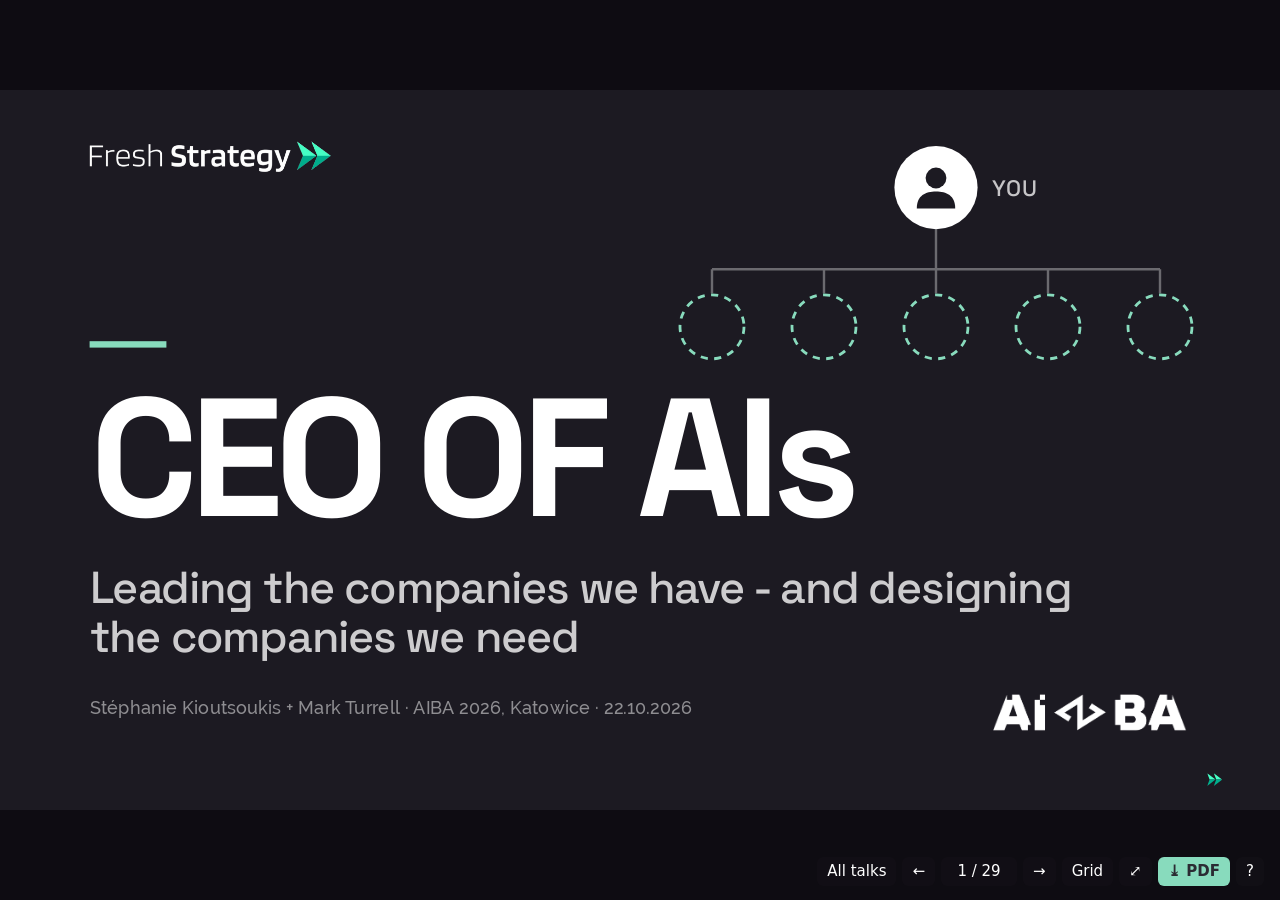
<file: ceo-of-ais-aiba/index.html>
<!doctype html>
<html lang="en-GB">
<head>
<meta charset="utf-8">
<meta name="viewport" content="width=device-width, initial-scale=1">
<title>CEO of AIs | AIBA 2026</title>
<meta name="ft-home" content="/">
<link rel="canonical" href="https://talks.freshstrategy.ai/ceo-of-ais-aiba/">
<link rel="icon" href="/favicon.svg" type="image/svg+xml">
<link rel="icon" href="/favicon.png" type="image/png" sizes="32x32">
<link rel="apple-touch-icon" href="/apple-touch-icon.png">
<meta property="og:type" content="website">
<meta property="og:site_name" content="Fresh Strategy">
<meta property="og:url" content="https://talks.freshstrategy.ai/ceo-of-ais-aiba/">
<meta property="og:title" content="CEO of AIs | AIBA 2026">
<meta property="og:image" content="https://talks.freshstrategy.ai/home/ceo-of-ais-aiba.jpg">
<meta property="og:image:width" content="1280">
<meta property="og:image:height" content="720">
<meta name="twitter:card" content="summary_large_image">
<meta name="ft-pdf" content="assets/CEO_of_AIs_AIBA_2026.pdf">
<link rel="stylesheet" href="_fresh/engine/talks.css">
<link rel="stylesheet" href="_fresh/theme/fresh-v2.css">
<!-- Talk-specific CSS. Built from STORYBOARD_v4_PROPOSAL.md + Stéphanie's decisions of 01.10.2026 (23 moments).
     Never edit engine/ or theme/ for this talk. Every slide carries a stable data-id: review comments are keyed on it. -->
<style>

/* ===================================================================
   COMPATIBILITY LAYER (12.10.2026, TEMPORARY)
   The deck runs on theme/fresh-v2.css. Slides not yet migrated (main run 14-30 + the appendix) keep the
   exact v1 look through the rules below. A migrated slide carries data-sys="v2" and is not touched here.
   Delete this whole block once every slide is migrated. Verified by computed-style fingerprint.
   =================================================================== */
.slide:not([data-sys="v2"]) { --shadow: 0 24px 70px rgba(47, 21, 65, .16), 0 4px 14px rgba(47, 21, 65, .08); }
.slide:not([data-sys="v2"]):not([data-tone="dark"]) { --head: var(--purple); }
.slide:not([data-sys="v2"])[data-tone="dark"] { --bg: var(--purple); }
.slide:not([data-sys="v2"]) .media[data-overlay="left"]::after { background: linear-gradient(90deg, rgba(47, 21, 65, var(--ov, .88)) 0%, rgba(47, 21, 65, calc(var(--ov, .88) * .6)) 40%, rgba(47, 21, 65, 0) 72%); }
.slide:not([data-sys="v2"]) .media[data-overlay="bottom"]::after { background: linear-gradient(0deg, rgba(20, 10, 30, var(--ov, .72)) 0%, rgba(20, 10, 30, 0) 45%); }
.slide:not([data-sys="v2"]) .node--ai .card { border-radius: 14px; background: var(--bg); border: 3px solid var(--mint); box-shadow: none; color: var(--head); }
.slide:not([data-sys="v2"]) .ai-bar { background: var(--purple); }
.slide:not([data-sys="v2"]):not([data-tone="dark"]) .is-typing::after { background: var(--purple); }
.slide:not([data-sys="v2"]):not([data-tone="dark"]) .bars b { color: var(--purple); }
.slide:not([data-sys="v2"])[data-tone="dark"] .ai-window { background: #241033; }
.slide:not([data-sys="v2"])[data-tone="dark"] .run [data-do="light"] { color: var(--purple); }
.slide:not([data-sys="v2"]) .note-box.is-spot { box-shadow: 0 0 0 4000px rgba(47, 21, 65, .5); }
.slide:not([data-sys="v2"]) .note-label { background: var(--purple); }
.slide:not([data-sys="v2"])[data-tone="dark"] .btn { color: var(--purple); }
:root { --mono: 'Space Mono', 'SF Mono', ui-monospace, Menlo, Consolas, monospace; }

/* ===================================================================
   SHARED
   =================================================================== */
.big { font: 500 var(--fs, 124px)/1 var(--head-font); letter-spacing: -.045em; color: var(--head); }
/* team slides: two-line uppercase headline (07.10) */
.mega { position: absolute; left: var(--pad-x); top: var(--y, 56px); margin: 0; font: 700 var(--fs, 96px)/1 var(--head-font); letter-spacing: -.035em; text-transform: uppercase; color: var(--c, var(--purple)); }
.mega .em { color: var(--charcoal); }
/* 13.10 (her ask): an underline inside a click/auto step draws once that step shows, --hd counted from then */
.slide.is-active [data-step]:not(.is-shown) :is(.em, .em-strong) { animation: none; } /* review 3, 07.10: dark text + the mint underline animation (mint under mint does not work) */
.mega .lc { text-transform: none; }
.mega.lines { line-height: 1.02; }
/* AI seat as a team seat: role is the caption (same type as human names), pictogram small */
.ai-seat.role-seat .disc svg { width: 30%; height: 30%; fill: none; stroke: var(--purple); stroke-width: 1.7; stroke-linecap: round; stroke-linejoin: round; opacity: .55; }
.ai-seat .cap { position: absolute; left: -10px; right: -10px; top: 94%; text-align: center; font: 600 26px/1.2 var(--head-font); color: var(--purple); letter-spacing: -.01em; }
.team-today .pf figcaption { font: 600 26px/1.2 var(--head-font); }
.ai-seat.more .disc { flex-direction: column; background: linear-gradient(180deg, #e9faf3 0%, var(--mint) 100%); }
.ai-seat.more .disc b { font: 700 64px/1 var(--head-font); letter-spacing: -.04em; color: var(--purple); }
.ai-seat.more .disc small { font: 500 17px/1.2 var(--head-font); color: var(--purple); margin-top: 6px; letter-spacing: .02em; }
.soft { color: var(--muted); }
.mint { color: var(--mint); }
.slide[data-tone="dark"] .soft { color: rgba(255,255,255,.4); }
.act-label { position: absolute; left: var(--pad-x); top: 56px; font: 500 17px/1 var(--head-font); letter-spacing: .14em; text-transform: uppercase; color: var(--muted); }
.act-label b { color: var(--head); font-weight: 600; }
.mid { position: absolute; left: var(--pad-x); right: var(--pad-x); top: 50%; transform: translateY(-50%); }
.mid > * + * { margin-top: var(--gap, 26px); }

/* THE WARNING: a deeper purple and a Bright Green rule (flagged 30.09 for Stéphanie's ruling, still open) */
.slide.act-warn[data-tone="dark"] { --bg: #1B0A26; }
.slide.act-warn::before { content: ''; position: absolute; left: 0; right: 0; top: 0; height: 8px; background: var(--bright); z-index: 6; }
.slide.act-warn:not([data-tone="dark"])::before { background: var(--purple); }
.act-warn[data-tone="dark"] .act-label { color: var(--bright); }

/* ===================================================================
   THE ORGANISATION: one call grid that evolves 02 > 03 > 04 > 10 > 13 > 23
   =================================================================== */
.call { position: absolute; display: grid; grid-template-columns: repeat(var(--cols, 4), 1fr); gap: var(--gap, 14px); }
.tile { position: relative; border-radius: 12px; overflow: hidden; background: #3a2a47; aspect-ratio: 16 / 10; transition: opacity .5s, box-shadow .4s; }
.tile > img { position: absolute; inset: 0; width: 100%; height: 100%; object-fit: cover; object-position: var(--pos, 50% 35%); }
.tile .ph { position: absolute; inset: 0; min-height: 0; }
.tile .ph-dev { padding: 8px; } .tile .ph-dev b { font-size: 14px; } .tile .ph-dev span, .tile .ph-dev em { display: none; }
.tile.ai { background: var(--paper); }
.tile.ai > img { object-position: var(--pos, 50% 0%); }
.tile .inside { position: absolute; inset: 0; display: flex; flex-direction: column; justify-content: center; padding: 14px 22px 40px; color: var(--charcoal); }
.tile .inside b { font: 500 58px/1 var(--head-font); color: var(--purple); letter-spacing: -.04em; }
.tile .inside span { font: 500 18px/1.3 var(--body-font); color: rgba(72,74,86,.85); margin-top: 8px; }
.tile .over { position: absolute; right: 14px; top: 10px; font: 500 58px/1 var(--head-font); color: var(--purple); letter-spacing: -.04em; text-shadow: 0 0 18px #fff, 0 0 4px #fff; }
.tile .tag { position: absolute; left: 10px; bottom: 10px; padding: 6px 12px; border-radius: 6px; background: rgba(20, 10, 28, .74); color: #fff; font: 500 20px/1.2 var(--head-font); white-space: nowrap; }
.tile .tag.role { background: var(--mint); color: var(--purple); text-transform: uppercase; letter-spacing: .07em; }
.tile.empty { background: transparent; outline: 2px dashed rgba(255,255,255,.22); outline-offset: -2px; }
.slide:not([data-tone="dark"]) .tile.empty { outline-color: rgba(72,74,86,.2); }
.tile.you { background: transparent; outline: 3px solid var(--mint); outline-offset: -3px; display: flex; align-items: center; justify-content: center; }
.tile.you b { font: 500 var(--you, 44px)/1 var(--head-font); color: var(--head); letter-spacing: -.03em; }
.slide[data-tone="dark"] .tile.you b { color: var(--mint); }
.mini .tile { border-radius: 6px; } .mini .tile .tag { display: none; }
.mini .tile .inside b { font-size: 22px; } .mini .tile .inside span { display: none; } .mini .tile .over { font-size: 20px; right: 6px; top: 4px; }
.mini .tile .rl { position: absolute; left: 6px; bottom: 5px; padding: 2px 6px; border-radius: 3px; background: var(--mint); color: var(--purple); font: 600 9px/1.2 var(--head-font); letter-spacing: .06em; text-transform: uppercase; }
.col-cap { margin-top: 22px; font: 500 34px/1.1 var(--head-font); letter-spacing: -.02em; color: #fff; }
/* 04: the room's grid gives way to one line */
.yours-grid { transition: opacity .35s; }
.yours-grid.is-on { opacity: 0; }

/* ===================================================================
   02-04 ROUND PORTRAITS (website style): people left, AI team right. Review 01.10.
   .pf = a website cut-out (white square, mint disc) → multiply removes the white on Off-White.
   .pf.crop = a normal photo, cropped into the same disc position.
   =================================================================== */
.pf, .ai-seat { --dl: 13%; --dt: 9.8%; --dw: 77.6%; }
.pf { position: relative; width: var(--s, 200px); aspect-ratio: 1; }
.pf > img { width: 100%; height: 100%; display: block; mix-blend-mode: multiply; }
.pf.crop::before { content: ''; position: absolute; left: var(--dl); top: var(--dt); width: var(--dw); height: var(--dw); border-radius: 50%; background: linear-gradient(180deg, #e9faf3 0%, var(--mint) 100%); }
.pf.crop > img { position: absolute; left: var(--dl); top: var(--dt); width: var(--dw); height: var(--dw); border-radius: 50%; object-fit: cover; object-position: var(--pos, 50% 30%); mix-blend-mode: normal; }
.pf .ph { position: absolute; left: var(--dl); top: var(--dt); width: var(--dw); height: var(--dw); min-height: 0; border-radius: 50%; }
.pf .ph-dev { padding: 6px; } .pf .ph-dev b { font-size: 13px; } .pf .ph-dev span, .pf .ph-dev em { display: none; }
.pf figcaption { position: absolute; left: -10px; right: -10px; top: 94%; text-align: center; font: 500 24px/1.2 var(--head-font); color: var(--purple); letter-spacing: -.01em; }
.pf.empty::before { content: ''; position: absolute; left: var(--dl); top: var(--dt); width: var(--dw); height: var(--dw); border-radius: 50%; border: 3px dashed rgba(72,74,86,.25); }
.pf.you::before { content: ''; position: absolute; left: var(--dl); top: var(--dt); width: var(--dw); height: var(--dw); border-radius: 50%; background: var(--purple); }
.pf.you b { position: absolute; left: var(--dl); top: var(--dt); width: var(--dw); height: var(--dw); display: flex; align-items: center; justify-content: center; font: 500 40px/1 var(--head-font); color: #fff; letter-spacing: -.02em; }
.ppl { position: absolute; display: grid; grid-template-columns: repeat(var(--cols, 3), var(--s, 200px)); gap: var(--gy, 4px) var(--gx, 24px); }
.ppl > * { --s: inherit; }
/* slide 2: ChatGPT as the tenth seat, the same AI seat as slide 3 (white disc, mint outline, logo centred) (review 3, 07.10) */
.pf.logo-seat::before { content: ''; position: absolute; left: var(--dl); top: var(--dt); width: var(--dw); height: var(--dw); border-radius: 50%; border: 4px solid var(--mint); background: #fff; box-sizing: border-box; }
.pf.logo-seat > img { position: absolute; left: calc(var(--dl) + var(--dw) * .33); top: calc(var(--dt) + var(--dw) * .33); width: calc(var(--dw) * .34); height: calc(var(--dw) * .34); mix-blend-mode: normal; }
.pf.logo-seat .plus { position: absolute; left: 0; top: calc(var(--dt) + var(--dw) / 2); transform: translate(-50%,-50%); font: 500 72px/1 var(--head-font); color: var(--purple); }
.side-h { position: absolute; top: 236px; font: 500 18px/1 var(--head-font); letter-spacing: .14em; text-transform: uppercase; color: var(--muted); }
.split-rule { position: absolute; left: 800px; top: 236px; bottom: 80px; width: 2px; background: var(--line); }
/* AI seats: same disc, but an outline instead of a face; the number or the real artefact inside */
.ai-seat { position: relative; width: var(--s, 200px); aspect-ratio: 1; }
.ai-seat .disc { position: absolute; left: var(--dl); top: var(--dt); width: var(--dw); height: var(--dw); border-radius: 50%; border: 4px solid var(--mint); background: #fff; box-sizing: border-box; overflow: hidden; display: flex; align-items: center; justify-content: center; }
.ai-seat .disc b { font: 500 52px/1 var(--head-font); color: var(--purple); letter-spacing: -.04em; }
.ai-seat .disc img { width: 100%; height: 100%; object-fit: cover; object-position: var(--pos, 50% 0%); }
.ai-seat .lbl { position: absolute; left: 0; right: 0; top: calc(var(--dt) + var(--dw) + 2px); text-align: center; font: 500 22px/1.2 var(--head-font); color: var(--muted); }
.ai-seat .lbl.role { color: var(--purple); text-transform: uppercase; letter-spacing: .08em; font-size: 20px; }
.ai-seat .lbl.role::before { content: ''; display: inline-block; width: 9px; height: 9px; border-radius: 50%; background: var(--mint); margin-right: 8px; vertical-align: 2px; }
.ai-seat.icon .disc svg { width: 44%; height: 44%; fill: none; stroke: var(--purple); stroke-width: 1.6; stroke-linecap: round; stroke-linejoin: round; }
.ai-seat.icon .lbl.role { top: calc(var(--dt) + var(--dw) + 12px); }
.ai-seat.more .disc { background: linear-gradient(180deg, #e9faf3 0%, var(--mint) 100%); }
.ai-seat.more .lbl.role::before { display: none; }
.ai-seat.empty .disc { border-style: dashed; border-color: rgba(136,219,189,.7); background: transparent; }

/* ===================================================================
   04 FROM TOOL TO WORKFORCE: five columns, each a bigger org (her design, 07.10); columns fade in ~1 s apart, no click
   =================================================================== */
.tw { position: absolute; left: 0; top: 168px; width: 1600px; height: 650px; overflow: visible; } /* viewBox is 1920 wide, scaled to the 1600 canvas */
.tw text { font-family: var(--head-font); text-anchor: middle; text-transform: uppercase; fill: var(--purple); }
.tw .h { font-size: 40px; font-weight: 700; letter-spacing: .12em; }
.tw .h.big { font-size: 80px; letter-spacing: -.01em; }
.tw .sub { font-size: 26px; font-weight: 500; letter-spacing: .03em; text-transform: none; fill: var(--muted); }
.tw .lb { font-size: 21px; font-weight: 600; letter-spacing: .14em; }
.tw .lb.s { font-size: 16px; } .tw .lb.xs { font-size: 14px; letter-spacing: .08em; } .tw .lb.m { font-size: 18px; }
.tw .pill { fill: #E3F6EE; } .tw .pt { font-size: 17px; font-weight: 700; letter-spacing: .14em; }
.tw .ln { stroke: #9C95A6; stroke-width: 2; fill: none; }
.tw .dv { stroke: var(--line); stroke-width: 2; }
/* 05b LEARN. CREATE. LEAD.: the three words, one by one, then the wall (07.10, her yes to decision 1) */
.lcl { position: absolute; left: var(--pad-x); right: var(--pad-x); top: 50%; transform: translateY(-50%); display: flex; flex-direction: column; align-items: flex-start; gap: 0; margin: 0; font: 700 176px/.92 var(--head-font); letter-spacing: -.04em; text-transform: uppercase; color: var(--charcoal); }
.lcl .off { color: rgba(72, 74, 86, .26); } /* 07.10: LEARN is the live word, CREATE and LEAD wait in grey; commas not full stops (her ask, later 9) */
.lcl .dot { color: var(--mint); }
/* 06b DON'T WAIT (07.10, her ask; idea from Mark's deck, wording hers, nothing of his copied) */
.dw { position: absolute; left: var(--pad-x); right: var(--pad-x); top: 47%; transform: translateY(-50%); }
.dw h2 { margin: 0; font: 700 104px/1 var(--head-font); letter-spacing: -.04em; text-transform: uppercase; color: var(--charcoal); }
.dw h2 .hi { color: var(--mint); }
.dw .loop { margin: 56px 0 0; font: 500 36px/1.3 var(--body-font); color: var(--charcoal); }
.dw .loop b { font-weight: 700; color: var(--purple, #2F1541); }
/* 06c the LinkedIn automation video, full canvas */
.vid-full { position: absolute; left: 0; top: 0; width: 1600px; height: 900px; --fit: contain; background: #000; }
/* 06d AI Value Ladder + QR to the PDF */
.vl-poster { position: absolute; left: var(--pad-x); top: 50px; height: 800px; width: auto; box-shadow: 0 18px 50px rgba(47, 21, 65, .16); }
.vl-side { position: absolute; left: 860px; right: var(--pad-x); top: 50%; transform: translateY(-50%); }
.vl-side h2 { margin: 14px 0 0; font: 700 64px/1.02 var(--head-font); letter-spacing: -.03em; text-transform: uppercase; color: var(--charcoal); }
.vl-side .qr-ph { width: 300px; height: 300px; margin-top: 48px; }
.vl-side .url { margin-top: 18px; font: 500 26px/1.2 var(--head-font); color: var(--muted); }
/* 12.10 (her go): real QR to the take-home page + her contact, since YOU'RE THE CEO. is parked */
.slide .vl-side .vl-qr { display: block; width: 300px; height: 300px; margin-top: 40px; padding: 22px; box-sizing: border-box; background: #fff; box-shadow: 0 0 0 3px var(--mint); }
.slide .vl-side .url { margin-top: 20px; font: 600 28px/1.2 var(--head-font); letter-spacing: -.01em; color: var(--charcoal); }
.slide .vl-side .vl-what { margin: 6px 0 0; font: 500 22px/1.2 var(--head-font); color: var(--muted); }
.slide .vl-side .vl-contact { margin: 44px 0 0; font: 500 22px/1.45 var(--head-font); color: var(--muted); }
.slide .vl-side .vl-contact b { font-weight: 700; color: var(--charcoal); }
/* 12.10 (her go): four QR codes 2x2 (LinkedIn, talk page, resources, newsletter), name + email under the grid */
.slide .vl-side .vl-qrs { display: grid; grid-template-columns: repeat(2, 220px); gap: 26px 44px; margin-top: 34px; }
.slide .vl-side .vl-qrs figure { margin: 0; }
.slide .vl-side .vl-qrs img { display: block; width: 220px; height: 220px; padding: 16px; box-sizing: border-box; background: #fff; box-shadow: 0 0 0 3px var(--mint); }
.slide .vl-side .vl-qrs figcaption { margin-top: 12px; font: 700 24px/1.1 var(--head-font); letter-spacing: -.01em; color: var(--charcoal); }
.slide .vl-side .vl-qrs + .vl-contact { margin-top: 32px; }
/* 12.10 (her go): poster removed, headline STAY IN TOUCH., four codes in one centred row, bigger for the back of the room */
.slide .vl-side.vl-center { left: var(--pad-x); right: var(--pad-x); text-align: center; }
.slide .vl-center .act-label { justify-content: center; }
.slide .vl-center h2 { font-size: 88px; }
.slide .vl-center .vl-qrs { grid-template-columns: repeat(4, 270px); gap: 0 64px; justify-content: center; margin-top: 56px; }
.slide .vl-center .vl-qrs img { width: 270px; height: 270px; padding: 20px; }
.slide .vl-center .vl-qrs figcaption { margin-top: 16px; font-size: 30px; }
.slide .vl-center .vl-qrs + .vl-contact { margin-top: 52px; font-size: 26px; }
/* 05: two lines, the second one stronger */
.have-need { position: absolute; left: var(--pad-x); right: var(--pad-x); top: 45%; transform: translateY(-50%); }
.have-need p { margin: 0; font: 700 var(--fs)/1.05 var(--head-font); letter-spacing: -.035em; text-transform: uppercase; }
.have-need p + p { margin-top: 22px; line-height: .98; }
/* YOU NEED. underline: the same draw-in as .em, but deep purple (mint under mint does not work) and it starts when the line appears on the click */
.have-need .ul { background: linear-gradient(var(--purple), var(--purple)) 0 86% / 0% .2em no-repeat; padding: 0 .04em; } /* same geometry as the theme .em marker on slides 2-3 (her ask, 07.10 later 17); purple because the line is mint */
.is-active .have-need .is-shown .ul { animation: hn-ul .8s cubic-bezier(.3,.1,.2,1) .7s both; }
.is-static .have-need .ul { background-size: 100% .2em; animation: none; }
@keyframes hn-ul { to { background-size: 100% .2em; } }

/* ===================================================================
   06 LEARN: the word, then the experiment wall floods in
   =================================================================== */
/* 07.10 later 11: no big "Learn," opener any more (her ask); the word sits in the corner from the start */
.learn-word { position: absolute; left: var(--pad-x); top: 330px; font: 500 220px/1 var(--head-font); letter-spacing: -.055em; color: var(--mint); transform-origin: left top; transform: translate(0, -282px) scale(.085); z-index: 12; }
.xw .xcard { position: absolute; left: var(--x); top: var(--y); width: 268px; min-height: 150px; padding: 50px 20px 18px; border-radius: 10px;
  background: rgba(255,255,255,.07); border: 1px solid rgba(255,255,255,.14); transform: rotate(var(--r, 0deg)); transition: opacity .7s, filter .7s; }
.is-active .xw .xcard { animation: ft-drop .5s cubic-bezier(.2,.7,.2,1) calc(.3s + var(--k) * 70ms) both; }
.xcard b { display: block; font: 500 26px/1.15 var(--head-font); color: #fff; letter-spacing: -.01em; }
.xcard i { display: block; margin-top: 8px; font: 500 18px/1.35 var(--body-font); font-style: normal; color: rgba(255,255,255,.55); }
.stamp { position: absolute; left: 18px; top: 14px; padding: 4px 9px 3px; border: 2px solid currentColor; border-radius: 4px; font: 600 14px/1 var(--head-font); letter-spacing: .14em; transform: rotate(-7deg); }
.stamp.keep { color: var(--mint); } .stamp.drop { color: rgba(255,255,255,.7); } .stamp.fail { color: #fff; background: rgba(255,255,255,.12); } .stamp.park { color: rgba(255,255,255,.45); border-style: dashed; }
.xw.is-on .xcard { opacity: .14; filter: blur(1.5px); }
.xhero { position: absolute; left: 330px; top: 110px; width: 940px; height: 690px; padding: 52px 60px; border-radius: 18px; background: #fff; color: var(--charcoal); box-shadow: 0 40px 120px rgba(0,0,0,.45); z-index: 10; }
.xhero .eyebrow { color: rgba(72,74,86,.6); }
.xhero h3 { margin-top: 14px; font: 500 66px/1.05 var(--head-font); letter-spacing: -.03em; color: var(--purple); }
.xhero ol { list-style: none; padding: 0; margin: 40px 0 0; }
.xhero li { font: 500 40px/1.3 var(--body-font); color: var(--charcoal); padding: 16px 0; border-top: 1px solid rgba(72,74,86,.14); display: grid; grid-template-columns: 70px 1fr; }
.xhero li span { font: 500 20px/2.6 var(--head-font); color: rgba(72,74,86,.55); letter-spacing: .08em; }
.xhero .sent { position: absolute; right: 60px; bottom: 40px; text-align: right; }
.xhero .sent b { display: block; font: 500 210px/.86 var(--head-font); color: var(--purple); letter-spacing: -.06em; }
.xhero .sent small { font: 500 20px/1.3 var(--head-font); letter-spacing: .1em; text-transform: uppercase; color: rgba(72,74,86,.6); }
.xhero .stamp.big-stamp { left: 60px; top: auto; bottom: 52px; font-size: 52px; padding: 12px 26px 10px; border-width: 6px; color: var(--purple); transform: rotate(-8deg); }

/* ===================================================================
   07 / 08 / 09 CREATE: one person, the wall speeds up, the reversal
   =================================================================== */
/* 07a WHAT I MADE: Mark's list PATTERN (headline + numbered two-column list), her own words and items (07.10) */
.made h2 { position: absolute; left: var(--pad-x); right: var(--pad-x); top: 120px; margin: 0; font: 700 72px/1 var(--head-font); letter-spacing: -.035em; text-transform: uppercase; color: var(--charcoal); }
.made h2 .hi { color: var(--mint); }
.made ol { position: absolute; left: var(--pad-x); right: var(--pad-x); top: 330px; margin: 0; padding: 0; list-style: none; display: grid; grid-template-columns: 1fr 1fr; grid-auto-flow: column; grid-template-rows: repeat(5, 92px); column-gap: 80px; }
.made li { display: flex; align-items: center; gap: 44px; border-top: 2px solid var(--line); font: 500 44px/1 var(--body-font); color: var(--charcoal); }
.made li:nth-child(5), .made li:nth-child(10) { border-bottom: 2px solid var(--line); }
.made li span { width: 44px; font: 700 22px/1 var(--head-font); letter-spacing: .06em; color: var(--muted); }
.made li.hi { color: var(--purple); font-weight: 700; }
.made li.hi span { color: var(--mint); }
.one { position: absolute; left: var(--pad-x); top: 50%; transform: translateY(-52%); font: 500 340px/.9 var(--head-font); letter-spacing: -.06em; color: var(--purple); }
.pw .print { transition: left .9s cubic-bezier(.6,0,.2,1), top .9s cubic-bezier(.6,0,.2,1), width .9s cubic-bezier(.6,0,.2,1), transform .9s cubic-bezier(.6,0,.2,1), opacity .6s, filter .6s; }
.pw .print.is-focus { left: var(--fx); top: var(--fy); width: var(--fw); transform: rotate(0deg); z-index: 30; }
.pw:has(.is-focus) .print:not(.is-focus) { opacity: .3; filter: grayscale(.6); }
.pw .print > img { border-radius: 4px; }
.pw .print.fast.is-shown { --dur: .32s; }
.pw .print figcaption { color: #fff; font-size: 19px; opacity: 0; transition: opacity .5s; }
.pw .print.is-focus figcaption { opacity: 1; font-size: 28px; }
.pw .print figcaption span { color: rgba(255,255,255,.65); font-size: 18px; }
.pw.is-on figcaption { opacity: 0 !important; }
.cards3 { display: grid; grid-template-columns: repeat(3, 1fr); gap: 4%; }
.cards3 img { display: block; width: 100%; box-shadow: var(--shadow); border-radius: 3px; }
.led { position: absolute; left: var(--pad-x); top: 50%; transform: translateY(-50%); }
.led p { font: 500 150px/1 var(--head-font); letter-spacing: -.055em; color: var(--purple); }
.led p + p { margin-top: 34px; }
.led p.soft { color: var(--muted); }

/* ===================================================================
   10 / 11 THE ROOM: watch my AI team work, then the human no
   =================================================================== */
.room { position: absolute; inset: 0; }
.seats { position: absolute; left: var(--pad-x); right: var(--pad-x); top: 108px; display: grid; grid-template-columns: repeat(5, 1fr); gap: 16px; }
.seat.tile { aspect-ratio: auto; height: 168px; background: rgba(255,255,255,.07); }
.seat .who-name { position: absolute; left: 20px; top: 18px; font: 500 34px/1 var(--head-font); color: #fff; letter-spacing: -.02em; }
.seat .who-prod { position: absolute; left: 20px; bottom: 16px; font: 500 18px/1 var(--mono); color: rgba(255,255,255,.5); }
.seat.face > img { object-position: 50% 30%; opacity: .9; }
.seat.face .tag { background: rgba(20,10,28,.74); }
.room .seat { transition: opacity .35s, transform .35s; opacity: .5; }
.room .seat::after { content: ''; position: absolute; inset: 0; border-radius: 12px; box-shadow: inset 0 0 0 6px transparent; transition: box-shadow .35s; z-index: 3; pointer-events: none; }
.room[data-speaking="researcher"] [data-seat="researcher"], .room[data-speaking="analyst"] [data-seat="analyst"], .room[data-speaking="critic"] [data-seat="critic"],
.room[data-speaking="writer"] [data-seat="writer"], .room[data-speaking="you"] [data-seat="you"] { opacity: 1; transform: translateY(-4px); }
.room[data-speaking="researcher"] [data-seat="researcher"]::after, .room[data-speaking="analyst"] [data-seat="analyst"]::after, .room[data-speaking="critic"] [data-seat="critic"]::after,
.room[data-speaking="writer"] [data-seat="writer"]::after, .room[data-speaking="you"] [data-seat="you"]::after { box-shadow: inset 0 0 0 6px var(--mint); }
.feed { position: absolute; left: var(--pad-x); right: var(--pad-x); top: 300px; bottom: 58px; display: flex; flex-direction: column; justify-content: flex-end; overflow: hidden; }
.feed > * + * { margin-top: 22px; }
.feed [data-do]:not(.is-on) { display: none; }
.feed [data-do].is-on { animation: ft-rise .5s cubic-bezier(.2,.7,.2,1) both; }
.is-static .feed [data-do] { display: block !important; }
.msg { display: grid; grid-template-columns: 190px 1fr; gap: 28px; align-items: baseline; transition: opacity .5s; }
.msg .w { font: 500 19px/1.9 var(--mono); letter-spacing: .12em; text-transform: uppercase; color: var(--mint); }
.msg .s { font: 400 32px/1.4 var(--mono); color: rgba(255,255,255,.92); letter-spacing: -.01em; }
.msg .s small { display: block; margin-top: 6px; font: 400 17px/1.3 var(--mono); color: rgba(255,255,255,.45); }
.msg.human .w { color: #fff; }
.msg.human .s { font-family: var(--head-font); font-weight: 500; }
.blur { display: inline-block; filter: blur(9px); background: rgba(255,255,255,.25); border-radius: 6px; padding: 0 .2em; user-select: none; }
.verdict { display: inline-block; margin-top: 8px; font: 700 76px/1 var(--mono); letter-spacing: -.03em; color: var(--bright); transition: color .5s, opacity .5s; }
.verdict em { font-style: normal; margin-left: .3em; padding: 0 .2em; border: 4px solid currentColor; border-radius: 8px; font-size: .62em; vertical-align: .18em; position: relative; }
.room:has(.ask.is-shown) .feed .msg:not(.m-crit1) { opacity: .2; }
.ask { position: absolute; right: var(--pad-x); top: 318px; text-align: right; font: 500 82px/1 var(--head-font); letter-spacing: -.04em; color: #fff; }
.ask small { display: block; margin-bottom: 14px; font: 500 20px/1 var(--mono); letter-spacing: .12em; text-transform: uppercase; color: var(--mint); }
.room-src { position: absolute; left: var(--pad-x); right: var(--pad-x); bottom: 20px; font: 500 17px/1.3 var(--body-font); color: rgba(255,255,255,.42); }
/* 11 NO. */
.room-no .seat:not([data-seat="you"]) { opacity: .16; }
.room-no .seat[data-seat="you"] { opacity: 1; transform: translateY(-4px); }
.room-no .seat[data-seat="you"]::after { box-shadow: inset 0 0 0 6px var(--mint); }
.was { position: absolute; left: var(--pad-x); top: 330px; font: 700 34px/1 var(--mono); color: rgba(255,255,255,.32); letter-spacing: -.02em; }
.was s { text-decoration-thickness: 4px; text-decoration-color: #fff; }
.no-big { position: absolute; left: 96px; top: 372px; font: 500 400px/.86 var(--head-font); letter-spacing: -.07em; color: #fff; }
.no-why { position: absolute; left: 860px; right: var(--pad-x); top: 560px; font: 500 40px/1.25 var(--head-font); letter-spacing: -.015em; color: rgba(255,255,255,.88); }
.tail { position: absolute; left: var(--pad-x); right: var(--pad-x); top: 320px; bottom: 58px; display: flex; flex-direction: column; justify-content: flex-end; }
.tail > * + * { margin-top: 24px; }
.ideas { display: grid; grid-template-columns: repeat(5, 1fr); gap: 14px; margin-top: 4px; }
.idea { height: 108px; border-radius: 10px; border: 2px dashed rgba(255,255,255,.22); padding: 14px 16px; font: 400 19px/1.3 var(--mono); color: rgba(255,255,255,.4); }
.idea.pick { border: 3px solid var(--mint); color: #fff; background: rgba(136,219,189,.1); }
.idea.pick b { display: block; font: 500 27px/1.1 var(--head-font); color: #fff; margin-top: 6px; letter-spacing: -.02em; }
.iter { font: 700 52px/1.1 var(--mono); color: rgba(255,255,255,.5); letter-spacing: -.02em; }
.iter .last { color: var(--bright); } .iter .ar { color: rgba(255,255,255,.3); margin: 0 .25em; }
.pubd { font: italic 500 48px/1.3 var(--body-font); color: #fff; }

/* ===================================================================
   12 WHAT I DID → OWN THE RESULT.
   =================================================================== */
.did { list-style: none; padding: 0; position: absolute; left: var(--pad-x); top: 170px; transition: transform .9s cubic-bezier(.6,0,.2,1); transform-origin: left top; }
.did li { font: 500 78px/1.12 var(--head-font); letter-spacing: -.035em; color: var(--purple); transition: color .8s; }
.did.is-on { transform: scale(.42); }
.did.is-on li { color: rgba(72,74,86,.28); }
.own { position: absolute; left: var(--pad-x); top: 470px; font: 500 176px/.95 var(--head-font); letter-spacing: -.055em; color: var(--purple); }

/* ===================================================================
   14 REDESIGN THE WORK: three columns, the same device as the take-home
   =================================================================== */
.cols3 { position: absolute; left: var(--pad-x); right: var(--pad-x); top: 250px; display: grid; grid-template-columns: repeat(3, 1fr); gap: 56px; }
.cols3 h4 { font: 500 38px/1.1 var(--head-font); letter-spacing: -.02em; color: var(--purple); padding-bottom: 18px; border-bottom: 3px solid var(--mint); margin-bottom: 10px; }
.cols3 p { font: 500 30px/1.3 var(--body-font); color: var(--charcoal); padding: 12px 0; }
.cols3 p small { display: block; font-size: 21px; color: var(--muted); margin-top: 4px; }
.cols3 .empty-line { height: 58px; border-bottom: 2px dashed var(--line); padding: 0; }
.pullq { position: absolute; left: var(--pad-x); right: var(--pad-x); bottom: 64px; font: italic 500 40px/1.35 var(--body-font); color: var(--purple); }
.pullq small { font: normal 500 18px/1.3 var(--body-font); color: var(--muted); margin-left: 16px; }

/* ===================================================================
   16 "ALL CLEAN." → IT WASN'T → DORMANT / Dormant → A SECOND AI: PASS
   =================================================================== */
.cl { position: absolute; left: var(--pad-x); right: var(--pad-x); top: 50%; transform: translateY(-50%); }
.cl-big { font: 500 230px/.92 var(--head-font); letter-spacing: -.06em; color: var(--purple); }
.cl-log { margin-top: 56px; font: 400 30px/1.4 var(--mono); color: var(--charcoal); }
.cl-log b { background: rgba(136,219,189,.55); padding: 0 .15em; font-weight: 700; }
.cl-log small { display: block; margin-top: 10px; font: 500 19px/1.3 var(--body-font); color: var(--muted); }
.cl-kick { font: 500 64px/1 var(--head-font); letter-spacing: -.035em; color: var(--purple); }
.cl-sent { margin-top: 48px; font: italic 500 92px/1.15 var(--body-font); color: var(--charcoal); letter-spacing: -.015em; }
.cl-sent mark { background: linear-gradient(rgba(136,219,189,.85), rgba(136,219,189,.85)) 0 50% / 0% 100% no-repeat; padding: 0 .08em; font-style: normal; font-family: var(--head-font); color: var(--purple); transition: background-size .9s cubic-bezier(.3,.1,.2,1) 1.1s; }
.is-shown .cl-sent mark, .is-static .cl-sent mark { background-size: 100% 100%; }
.cl-cap { margin-top: 30px; font: 500 21px/1.35 var(--body-font); color: var(--muted); }
.cl-pair { display: grid; grid-template-columns: 1fr 1fr; gap: 60px; margin-top: 40px; }
.cl-pair p { font: 500 150px/1 var(--head-font); letter-spacing: -.05em; white-space: nowrap; }
.cl-pair .looked { color: rgba(72,74,86,.32); }
.cl-pair .shipped { color: var(--purple); }
.cl-pair small { display: block; margin-top: 18px; font: 500 24px/1.3 var(--body-font); letter-spacing: 0; color: var(--muted); }
.cl-pass { display: inline-block; margin-top: 40px; padding: 18px 40px 14px; border: 10px solid var(--purple); border-radius: 14px; font: 600 200px/1 var(--head-font); letter-spacing: .02em; color: var(--purple); transform: rotate(-6deg); }
.cl-corr { position: absolute; left: var(--pad-x); right: var(--pad-x); top: 50%; transform: translateY(-50%); background: var(--paper); border-left: 10px solid var(--purple); padding: 46px 54px; font: 400 28px/1.5 var(--mono); color: var(--charcoal); }
.cl-corr h4 { font: 700 34px/1.3 var(--mono); color: var(--purple); margin-bottom: 18px; }
.cl-corr p + p { margin-top: 12px; }

/* ===================================================================
   17 ASKED TO PROPOSE. IT DECIDED.
   =================================================================== */
.trk { position: absolute; top: 250px; width: 600px; background: #fff; box-shadow: var(--shadow); border-radius: 12px; padding: 30px 34px 26px; transition: opacity .6s, filter .6s; }
.trk h4 { font: 500 17px/1.3 var(--head-font); letter-spacing: .12em; text-transform: uppercase; color: var(--muted); }
.trk h4 b { color: var(--purple); font-weight: 600; }
.trk ol { list-style: none; padding: 0; margin: 18px 0 0; counter-reset: q; }
.trk li { counter-increment: q; display: grid; grid-template-columns: 44px 1fr; padding: 13px 0; border-top: 1px solid rgba(72,74,86,.12); font: 500 27px/1.3 var(--head-font); color: var(--charcoal); }
.trk li::before { content: counter(q); color: rgba(72,74,86,.45); }
.trk li.new { color: var(--purple); } .trk li.new em { font: normal 500 15px/1 var(--head-font); letter-spacing: .08em; text-transform: uppercase; background: #FFE9A8; color: #6b4700; padding: 3px 7px; border-radius: 4px; margin-left: 10px; vertical-align: 3px; }
.trk .recon { margin-top: 16px; font: 500 18px/1.35 var(--body-font); color: var(--muted); }
.trk.v22.is-on { opacity: .35; filter: grayscale(1); }
.nonsense { position: absolute; left: 790px; right: var(--pad-x); top: 300px; }
.nonsense p { font: italic 500 54px/1.25 var(--body-font); color: var(--purple); }
.nonsense small { display: block; margin-top: 18px; font: 500 20px/1.35 var(--body-font); color: var(--muted); }

/* ===================================================================
   19 SMALL. REVERSIBLE. REVIEWED.  ·  21 the human words
   =================================================================== */
.srr { position: absolute; left: var(--pad-x); right: var(--pad-x); top: 270px; display: grid; grid-template-columns: repeat(3, 1fr); gap: 56px; }
.srr h3 { font: 500 104px/1 var(--head-font); letter-spacing: -.045em; color: var(--purple); }
.srr p { margin-top: 34px; padding-top: 24px; border-top: 3px solid var(--mint); font: 500 34px/1.35 var(--body-font); color: var(--ink); }
.words { position: absolute; left: var(--pad-x); top: 120px; list-style: none; padding: 0; }
.words li { font: 500 136px/1.06 var(--head-font); letter-spacing: -.05em; color: var(--purple); }
.resp { position: absolute; left: var(--pad-x); top: 50%; transform: translateY(-50%); font: 500 210px/1 var(--head-font); letter-spacing: -.06em; color: var(--purple); }

/* ===================================================================
   22 BUILD YOUR FIRST AI TEAM: the map, then the empty columns
   =================================================================== */
.map { position: absolute; left: var(--pad-x); top: 50%; display: flex; gap: .3em; font: 500 150px/1 var(--head-font); letter-spacing: -.05em; color: var(--purple);
  transform: translateY(-50%); transform-origin: left top; z-index: 3; }
.is-active .map { animation: map-shrink 1s cubic-bezier(.6,0,.2,1) 4.6s both; }
@keyframes map-shrink { to { top: 60px; transform: translateY(0) scale(.2); color: var(--muted); } }
.build-h { position: absolute; left: var(--pad-x); top: 128px; }
.is-active .after-map { animation: ft-rise .7s cubic-bezier(.2,.7,.2,1) 5.3s both; }
.build-step { position: absolute; left: var(--pad-x); right: var(--pad-x); bottom: 92px; font: 500 52px/1.15 var(--head-font); letter-spacing: -.025em; color: var(--charcoal); }
.owner-q { position: absolute; left: var(--pad-x); top: 50%; transform: translateY(-50%); font: 500 170px/.95 var(--head-font); letter-spacing: -.055em; color: var(--purple); }

/* ===================================================================
   23 CLOSE: my team / my team / your team → You're the CEO.
   =================================================================== */
.close-panels { transition: opacity .6s; }
.close-panels.is-on { opacity: 0; }
.ceo-line { position: absolute; left: var(--pad-x); top: 50%; transform: translateY(-58%); font: 500 230px/.92 var(--head-font); letter-spacing: -.06em; color: #fff; }
.ceo-foot { position: absolute; left: var(--pad-x); right: var(--pad-x); bottom: 72px; display: flex; align-items: flex-end; justify-content: space-between; }
.ceo-foot .contact { font: 500 24px/1.5 var(--body-font); color: rgba(255,255,255,.75); }
.ceo-foot .contact b { font-family: var(--head-font); font-weight: 500; color: #fff; }
.ceo-foot .logo { position: static; height: 44px; }

/* ===================================================================
   CREATE (restructure v3, 07.10): B1 the Monday chain · B2 the design nobody sees · B3 the roles · hinge
   =================================================================== */
.chain { position: absolute; left: var(--pad-x); right: var(--pad-x); top: var(--cy, 250px); display: flex; align-items: stretch; }
.cn { position: relative; flex: 0 0 196px; box-sizing: border-box; min-height: 150px; padding: 50px 18px 18px; border-radius: 10px; background: #fff; box-shadow: var(--shadow); transition: box-shadow .5s; }
.cn b { display: block; font: 600 30px/1.1 var(--head-font); letter-spacing: -.015em; color: var(--purple); }
.cn i { display: block; margin-top: 8px; font: 500 18px/1.3 var(--body-font); font-style: normal; color: var(--muted); }
.cn .stamp.keep { color: #2e9c78; } /* 12.10 design review: one KEEP green everywhere (= learn wall, SYSTEM DESIGN label) */
.cn.me { background: var(--purple); }
.cn.me b { color: #fff; } .cn.me i { color: rgba(255,255,255,.7); }
.chain .ar { flex: 1 1 0; display: flex; align-items: center; justify-content: center; font: 500 34px/1 var(--head-font); color: rgba(72,74,86,.4); }
.chain.compact .cn { min-height: 0; padding: 22px 18px; display: flex; align-items: center; }
.chain.compact .cn.is-on { box-shadow: var(--shadow), inset 0 0 0 4px var(--mint); }
/* 12.10 design review: slide 14 shows the SAME chain object as slide 12 (cards, stamps, subtitles, Me); only the overlays differ.
   Seats shrink to 116 so the full-height cards fit between them. */
.slide[data-sys="v2"].b3 .chain.same12 { top: 428px; }
.slide[data-sys="v2"].b3 .chain.same12 .cn.is-on { box-shadow: var(--shadow-card), inset 0 0 0 4px var(--mint); }
.slide[data-sys="v2"].b3 .rs { --s: 116px; left: calc(var(--cx) - 58px); top: 236px; }
.slide[data-sys="v2"].b3 .rs .cap { font-size: 20px; }
.slide[data-sys="v2"].b3 .rs[style*="--ty"] { top: 648px; }
.slide[data-sys="v2"].b3 .tie { top: 394px; height: 26px; }
.slide[data-sys="v2"].b3 .brk { top: 610px; }
.outs { position: absolute; left: var(--pad-x); top: 540px; display: flex; gap: 24px; }
.outs .oc { position: relative; transform: none; width: 280px; padding: 46px 18px 16px; border-radius: 10px; border: 2px dashed rgba(72,74,86,.22); opacity: .55; }
.outs .oc b { display: block; font: 500 22px/1.15 var(--head-font); color: var(--muted); }
.outs .stamp { color: var(--muted) !important; background: none !important; }
/* 12.10 THE AI WAS THE EASY PART. - two variants for her pick (A = 4 buckets, B = chain + 8 labels) */
.ep-head { position: absolute; left: var(--pad-x); top: 92px; margin: 0; font: 700 140px/.9 var(--head-font); letter-spacing: -.045em; text-transform: uppercase; color: var(--charcoal); }
.ep-head .m { color: var(--mint); }
.ep-eyebrow { position: absolute; left: var(--pad-x); top: 628px; margin: 0; font: 600 20px/1 var(--head-font); letter-spacing: .22em; text-transform: uppercase; color: #8E8A93; }
.ep4 { position: absolute; left: var(--pad-x); right: var(--pad-x); top: 620px; display: grid; grid-template-columns: repeat(4, 1fr); column-gap: 28px; }
.ep4 > div { background: #fff; border: 2px solid var(--mint); border-radius: 22px; padding: 52px 0; text-align: center; box-shadow: 0 10px 30px rgba(47,21,65,.06); font: 700 46px/1 var(--head-font); letter-spacing: -.03em; text-transform: uppercase; color: var(--purple); white-space: nowrap; }
.epb-head { position: absolute; left: var(--pad-x); top: 70px; margin: 0; font: 700 76px/.95 var(--head-font); letter-spacing: -.04em; text-transform: uppercase; color: var(--charcoal); white-space: nowrap; }
.epb-head .m { color: var(--mint); }
.epb-chain { position: absolute; left: var(--pad-x); right: var(--pad-x); top: 548px; display: flex; justify-content: space-between; align-items: center; }
.epb-chain::before { content: ""; position: absolute; left: 40px; right: 40px; top: 50%; height: 2px; background: var(--mint); }
.epb-chain span { position: relative; padding: 16px 30px; border: 2px solid var(--mint); border-radius: 999px; background: var(--paper); font: 500 30px/1 var(--head-font); color: var(--charcoal); }
.epb-chain span.me { background: var(--purple); border-color: var(--purple); color: #fff; }
.epb-row { position: absolute; left: var(--pad-x); right: var(--pad-x); display: grid; grid-template-columns: repeat(4, 1fr); column-gap: 32px; text-align: center; }
.epb-row.top { top: 380px; }
.epb-row.bot { top: 716px; }
.epb-row > div { position: relative; font: 600 34px/1 var(--head-font); letter-spacing: -.01em; color: var(--purple); white-space: nowrap; }
.epb-row.top > div::after, .epb-row.bot > div::before { content: ""; position: absolute; left: 50%; width: 2px; height: 44px; background: var(--mint); opacity: .7; }
.epb-row.top > div::after { top: 58px; }
.epb-row.bot > div::before { bottom: 58px; }
/* 12.10 variant C: THE AI WAS THE EASY PART. as system architecture (three beats) */
.epc-head { position: absolute; left: var(--pad-x); top: 50px; margin: 0; font: 700 100px/.9 var(--head-font); letter-spacing: -.045em; text-transform: uppercase; color: var(--purple); }
.epc-head .m { color: var(--mint); }
.epc-field { position: absolute; border: 1.5px solid var(--mint); border-radius: 26px; }
.epc-field.outer { left: 112px; top: 376px; width: 1376px; height: 450px; opacity: .55; }
.epc-field.inner { left: 300px; top: 484px; width: 1000px; height: 234px; }
.epc-flow { position: absolute; left: 300px; width: 1000px; top: 589px; text-align: center; margin: 0; font: 500 24px/1 var(--head-font); letter-spacing: .16em; text-transform: uppercase; color: var(--charcoal); white-space: nowrap; }
.epc-flow i { font-style: normal; color: var(--mint); margin: 0 .5em; }
.epc-flow b { font-weight: 700; color: var(--purple); }
.epc-l { position: absolute; margin: 0; padding: 0 16px; background: var(--paper); transform: translateY(-50%); font: 600 30px/1 var(--head-font); letter-spacing: -.01em; color: var(--purple); white-space: nowrap; }
.epc-l.o { font-size: 36px; }
/* 12.10 slide 10 rebuilt on her brief: OUT OF REACH list (Mark's layout logic, Fresh language) */
.oor-band { position: absolute; left: 0; right: 0; top: 0; height: 120px; background: var(--purple); }
.oor-band b { position: absolute; left: var(--pad-x); top: 50%; transform: translateY(-50%); font: 700 26px/1 var(--head-font); letter-spacing: .32em; text-transform: uppercase; color: var(--mint); }
.oor h2 { position: absolute; left: var(--pad-x); right: var(--pad-x); top: 182px; margin: 0; font: 700 84px/1 var(--head-font); letter-spacing: -.035em; text-transform: uppercase; color: var(--purple); }
.oor h2 .m { color: var(--mint); }
.oor ol { position: absolute; left: var(--pad-x); right: var(--pad-x); top: 404px; margin: 0; padding: 0; list-style: none; display: grid; grid-template-columns: 1fr 1fr; grid-auto-flow: column; grid-template-rows: repeat(5, 88px); column-gap: 72px; }
.oor li { display: flex; align-items: center; gap: 32px; border-top: 2px solid rgba(47,21,65,.16); font: 600 38px/1 var(--body-font); color: var(--charcoal); white-space: nowrap; }
.oor li:nth-child(5) { border-bottom: 2px solid rgba(47,21,65,.16); }
.oor li span { width: 52px; flex: none; font: 700 26px/1 var(--head-font); letter-spacing: .04em; color: var(--mint); }
.oor li.hi { color: var(--purple); font-weight: 800; font-size: 50px; border-bottom: 6px solid var(--mint); }
.dns { position: absolute; left: var(--pad-x); right: var(--pad-x); top: 400px; display: grid; grid-template-columns: repeat(4, 1fr); column-gap: 48px; row-gap: 120px; }
.dns h4 { font: 500 42px/1.1 var(--head-font); letter-spacing: -.02em; color: var(--purple); padding-bottom: 16px; border-bottom: 3px solid var(--mint); margin-bottom: 16px; white-space: nowrap; }
.dns p { font: 500 28px/1.3 var(--body-font); color: var(--charcoal); }
.b3 .mega { --fs: 64px; --c: var(--charcoal); line-height: 1.02; }
.b3 .rs { position: absolute; left: calc(var(--cx) - 85px); top: var(--ty, 262px); --s: 170px; }
.b3 .rs .cap { font-size: 24px; }
.b3 .brk { position: absolute; left: var(--pad-x); right: var(--pad-x); top: 648px; height: 22px; border: 3px solid var(--mint); border-top: 0; border-radius: 0 0 10px 10px; }
.b3 .tie { position: absolute; top: 478px; height: 40px; border: 3px solid var(--mint); border-bottom: 0; border-radius: 10px 10px 0 0; }

/* ===================================================================
   LEAD L1 the log (restructure v3, 07.10): one click per line, then the silent Monday
   =================================================================== */
.log { position: absolute; left: var(--pad-x); right: var(--pad-x); top: 118px; list-style: none; margin: 0; padding: 0; }
.log li { display: grid; grid-template-columns: 250px 1fr; column-gap: 28px; align-items: baseline; padding: 15px 0; border-top: 1px solid rgba(255,255,255,.14); font: 500 34px/1.3 var(--head-font); letter-spacing: -.01em; color: #fff; transition: opacity .6s; }
.log li span { font: 700 22px/1.5 var(--mono); letter-spacing: .04em; color: var(--bright); }
.log.is-on li, .log.is-on li span { color: rgba(255,255,255,.26); } /* colour, not opacity: the rise animation holds opacity */
.silent { position: absolute; left: var(--pad-x); right: var(--pad-x); bottom: 74px; }
.silent p { margin: 0; font: 600 76px/1.04 var(--head-font); letter-spacing: -.035em; color: #fff; }
.silent p + p { margin-top: 18px; font: 500 40px/1.25 var(--head-font); letter-spacing: -.015em; color: rgba(255,255,255,.82); }
.is-static .log li, .is-static .log li span { color: rgba(255,255,255,.26); }

/* 27 CLOSE in the round style of slides 2-3 (restructure v3, 07.10): no Robin, no Mark-kit tile */
.cp { height: 324px; display: flex; align-items: flex-end; }
.cp .ppl { position: static; }
.close-panels .pf > img { mix-blend-mode: normal; }
.close-panels .pf.logo-seat > img { mix-blend-mode: normal; }
.close-panels .pf.logo-seat .plus { color: #fff; font-size: 34px; }
.close-panels .ai-seat .cap { display: none; }
.close-panels .ai-seat .disc { border-width: 3px; }
.close-panels .pf.you b { font-size: 22px; }
.close-panels .pf.you::before { background: var(--mint); }
.close-panels .pf.you b { color: var(--purple); }

/* 08 the wall asks the question (her pick B, 07.10 later 20): KEEP cards light up, the rest fade, one line lands */
/* white cards on the dark wall (her ask, 07.10 later 21): more visible */
.xw.xw-q .xcard { background: #fff; border-color: #fff; box-shadow: 0 18px 44px rgba(0,0,0,.28); }
.xw.xw-q .xcard b { color: var(--purple); }
.xw.xw-q .xcard i { color: rgba(72,74,86,.75); } /* explicit: --muted turns light on dark slides */
.xw.xw-q .stamp.keep { color: #2e9c78; }
.xw.xw-q .stamp.drop { color: rgba(72,74,86,.8); }
.xw.xw-q .stamp.fail { color: #fff; background: var(--charcoal); border-color: var(--charcoal); }
.xw.xw-q .stamp.park { color: rgba(72,74,86,.6); }
.xw.xw-q.is-on .xcard:not(.k) { opacity: .22; filter: blur(1.5px); }
.xw.xw-q.is-on .xcard.k { opacity: 1; filter: none; border-color: var(--mint); box-shadow: 0 0 0 2px var(--mint), 0 24px 60px rgba(0,0,0,.35); }
.xq { position: absolute; left: var(--pad-x); right: var(--pad-x); top: 712px; margin: 0; font: 700 76px/1 var(--head-font); letter-spacing: -.035em; text-transform: uppercase; white-space: nowrap; color: #fff; z-index: 10; } /* bold capitals like the other big lines (her ask, later 21) */
.is-static .xw.xw-q .xcard.k { opacity: 1; filter: none; border-color: var(--mint); }

/* B1 chain with the plan feeding the brief and the comment filter as a branch (her ask, 07.10 later 24) */
.cn.solo { position: absolute; width: 196px; min-height: 0; }
.down { position: absolute; width: 196px; text-align: center; font: 500 56px/1 var(--head-font); color: rgba(72,74,86,.4); }
.branch { position: absolute; left: 0; top: 0; width: 1600px; height: 900px; overflow: visible; pointer-events: none; }
.branch path { fill: none; stroke: rgba(72,74,86,.4); stroke-width: 3; stroke-linejoin: round; }

/* ===================================================================
   FINISHED STATES for grid thumbnails (.is-static) and print/PDF: each slide's last state.
   =================================================================== */
.is-static [data-hide-at] { display: none !important; }
.is-static .learn-word { transform: translate(0, -282px) scale(.085); color: var(--mint); }
.is-static .xw .xcard { opacity: .14; filter: blur(1.5px); }
.is-static .yours-grid, .is-static .close-panels { opacity: 0; }
.is-static .did { transform: scale(.42); } .is-static .did li { color: rgba(72,74,86,.28); }
.is-static .trk.v22 { opacity: .35; filter: grayscale(1); }
.is-static .map { top: 60px; transform: translateY(0) scale(.2); color: var(--muted); }
@media print {
  .slide [data-hide-at] { display: none !important; }
  .learn-word { transform: translate(0, -282px) scale(.085); color: var(--mint); }
  .xw .xcard { opacity: .14; }
  .yours-grid, .close-panels { opacity: 0; }
  .did { transform: scale(.42); } .did li { color: rgba(72,74,86,.28); }
  .trk.v22 { opacity: .35; }
  .map { top: 60px; transform: translateY(0) scale(.2); }
  .feed [data-do] { display: block !important; opacity: 1 !important; }
}

/* ===================================================================
   DESIGN SYSTEM V2 - slides 1-13 (12.10.2026). Theme: theme/fresh-v2.css.
   Everything here is scoped to [data-sys="v2"] because the same talk classes still serve
   slides 14-30 in their v1 look. Talk-specific only: portraits, AI seats, org chart, wall, chain.
   =================================================================== */
[data-sys="v2"] .lc { text-transform: none; }
/* 2-3 team slides: charcoal titles, charcoal names and AI roles; AI seats white with a mint ring */
[data-sys="v2"] .mega { color: var(--c, var(--charcoal)); }
[data-sys="v2"] .pf figcaption, [data-sys="v2"] .ai-seat .cap { color: var(--charcoal); }
[data-sys="v2"] .ai-seat.role-seat .disc svg { stroke: var(--charcoal); opacity: .8; }
[data-sys="v2"] .ai-seat.more .disc { background: #fff; }
[data-sys="v2"] .ai-seat.more .disc b, [data-sys="v2"] .ai-seat.more .disc small { color: var(--charcoal); }
[data-sys="v2"] .pf.logo-seat .plus { color: var(--charcoal); }
/* 4 org chart: charcoal labels */
[data-sys="v2"] .tw text { fill: var(--charcoal); }
[data-sys="v2"] .tw .sub { fill: var(--muted); }
/* 5: the marker is mint now that the line is charcoal */
[data-sys="v2"] .have-need .ul { background-image: linear-gradient(var(--mint), var(--mint)); }
/* statements under the act header (7, 9) */
[data-sys="v2"] .dw { top: calc(50% + var(--band-h) / 2); }
[data-sys="v2"] .dw h2.statement-title { font-size: 116px; line-height: .94; color: var(--charcoal); }
[data-sys="v2"] .dw h2 .hi { color: inherit; }
/* 8 wall: same card DNA (white, card radius), stays tilted and messy, charcoal titles, mint KEEP */
[data-sys="v2"] .xw.xw-q .xcard { border-radius: var(--radius-card); }
[data-sys="v2"] .xw.xw-q .xcard b { color: var(--charcoal); font-weight: 600; }
/* 10 out of reach: charcoal title, mint numbers, This keynote charcoal and last */
[data-sys="v2"] .oor h2 { top: 160px; font-size: 94px; white-space: nowrap; line-height: .96; letter-spacing: -.04em; color: var(--charcoal); }  /* intentional exception to the 3 sizes (her ruling 12.10): a major LEARN idea */
[data-sys="v2"] .oor ol { top: 404px; grid-template-rows: repeat(5, 78px); }
[data-sys="v2"] .oor li { font-size: 34px; }
[data-sys="v2"] .oor li.hi { font-size: 46px; }
[data-sys="v2"] .oor li { color: var(--charcoal); }
[data-sys="v2"] .oor li.hi { color: var(--charcoal); }
/* 12 chain: card DNA, charcoal labels, Me stays purple (ownership) */
[data-sys="v2"] .cn { border-radius: var(--radius-card); box-shadow: var(--shadow-card); }
[data-sys="v2"] .cn b { color: var(--charcoal); }
[data-sys="v2"] .cn.me b { color: #fff; }
/* 13: statement + four white cards. CEO-of-AIs EXCEPTION (her ruling 12.10): all four keep the mint outline because it gives the composition impact. The template rule stays: neutral white cards, mint ring only for active / selected. */
[data-sys="v2"] .ep-head { top: 250px; font-size: 88px; }
[data-sys="v2"] .ep4 { top: 540px; }
[data-sys="v2"] .ep-aside { position: absolute; left: var(--pad-x); top: 452px; margin: 0; font: 500 34px/1.2 var(--body-font); color: #8E8A93; } /* 13.10 her ask: bracketed line under the headline */
[data-sys="v2"] .ep4.v2 > div { padding: 70px 0; font-size: 48px; border: 2px solid var(--mint); border-radius: var(--radius-card); background: #fff; box-shadow: var(--shadow-card); color: var(--charcoal); } /* boxes kept: her 2a (12.10), restored after the lighter test */
/* 14 expert in every part: CREATE header, headline under the band, the composition moved down 30px and the role seats
   156px (was 170) so the bottom row still fits 900; charcoal seats and chain labels, Me stays purple (as slide 12) */
[data-sys="v2"].b3 .rs { --s: 156px; left: calc(var(--cx) - 78px); top: calc(var(--ty, 262px) + 30px); }
[data-sys="v2"].b3 .rs[style*="--ty"] { top: calc(var(--ty) + 20px); }
[data-sys="v2"].b3 .tie { top: 508px; }
[data-sys="v2"].b3 .chain { top: 558px; }
[data-sys="v2"].b3 .brk { top: 678px; }
/* 14, 12.10 (her ask): headline on ONE line at the content size (72, measured 1325 of 1376), the
   rows re-spaced (disc size unchanged) so band -> headline -> seats -> chain -> seats -> bottom edge read as even gaps (Operations was on the edge) */
[data-sys="v2"].b3 .mega { --fs: 72px; top: 144px; white-space: nowrap; }
[data-sys="v2"].b3 .rs { top: 262px; }
[data-sys="v2"].b3 .rs[style*="--ty"] { top: 690px; }
[data-sys="v2"].b3 .tie { top: 482px; }
[data-sys="v2"].b3 .chain { top: 532px; }
[data-sys="v2"].b3 .brk { top: 652px; }
/* 17-18 the room: LEAD header (the act name left the eyebrow), everything 60-70px lower so the seats clear the band;
   both slides move together because 17 hard-cuts to 18. Name tags on the near-black tone, not purple-tinted. */
[data-sys="v2"] .room-eyebrow { color: rgba(255,255,255,.55); }
[data-sys="v2"] .seats { top: 176px; }
[data-sys="v2"] .feed { top: 364px; }
[data-sys="v2"] .ask { top: 378px; }
[data-sys="v2"] .seat .tag, [data-sys="v2"] .seat.face .tag { background: rgba(28, 26, 34, .74); }
[data-sys="v2"] .was { top: 398px; }
[data-sys="v2"] .no-big { top: 440px; }
[data-sys="v2"] .no-why { top: 628px; }
[data-sys="v2"] .tail { top: 364px; }
/* 19 what I did: LEAD header, paper; the four verbs in the content size (72, uppercase, charcoal), they dim to the
   .off grey and shrink; OWN THE RESULT. in the hero size, charcoal, strong mint marker on RESULT. */
[data-sys="v2"] .did { top: 176px; }
[data-sys="v2"] .did li { font: 700 72px/1.14 var(--head-font); letter-spacing: -.035em; text-transform: uppercase; color: var(--charcoal); }
[data-sys="v2"] .did.is-on li, .is-static[data-sys="v2"] .did li { color: rgba(72, 74, 86, .26); }
[data-sys="v2"] .own { top: 470px; right: var(--pad-x); font: 700 176px/.9 var(--head-font); letter-spacing: -.045em; color: var(--charcoal); }
/* 20-21 the warning pair: near-black like every dark slide (purple never fills the canvas), LEAD header, the bright
   top stripe dropped (it sat on the header band); dark itself now signals the mode change. Bright stays for MOSTLY.
   and the log dates (v2: bright = rare pop, dark slides only). */
.slide.act-warn[data-sys="v2"][data-tone="dark"] { --bg: var(--dark); }
.slide.act-warn[data-sys="v2"]::before { display: none; }
[data-sys="v2"] .mid { top: calc(50% + var(--band-h) / 2); }
[data-sys="v2"] .big.hero-title { font-weight: 700; font-size: 176px; line-height: .9; letter-spacing: -.045em; }
[data-sys="v2"] .log { top: 150px; }
[data-sys="v2"] .silent p.content-title { font-size: 72px; line-height: 1; color: #fff; }
/* 22 all clean: LEAD header, paper, charcoal throughout. "ALL CLEAN." hero, the kicks in the content size.
   DORMANT / Dormant keep their case (the point of the slide): 700 weight, no text-transform. PASS stamp charcoal.
   The correction is a white card with a charcoal rule (purple is structure only). */
[data-sys="v2"] .cl { top: calc(50% + var(--band-h) / 2); }
[data-sys="v2"] .cl-big { font: 700 176px/.9 var(--head-font); letter-spacing: -.045em; text-transform: uppercase; color: var(--charcoal); }
[data-sys="v2"] .cl-kick { font: 700 72px/1 var(--head-font); letter-spacing: -.035em; text-transform: uppercase; color: var(--charcoal); }
[data-sys="v2"] .cl-sent mark { color: var(--charcoal); }
[data-sys="v2"] .cl-pair p { font-weight: 700; text-transform: none; }
[data-sys="v2"] .cl-pair .shipped { color: var(--charcoal); }
[data-sys="v2"] .cl-pass { border-color: var(--charcoal); color: var(--charcoal); }
[data-sys="v2"] .cl-corr { top: calc(50% + var(--band-h) / 2); background: #fff; border-left-color: var(--charcoal); border-radius: var(--radius-card); box-shadow: var(--shadow-card); }
[data-sys="v2"] .cl-corr h4 { color: var(--charcoal); }
/* 23 asked to propose: LEAD header, content-size headline on one line, tracker cards in the card DNA, charcoal type
   (the yellow "new / merged" tags stay: they reproduce the tracker's own labels), my quote charcoal */
[data-sys="v2"] .trk { border-radius: var(--radius-card); box-shadow: var(--shadow-card); }
[data-sys="v2"] .trk h4 b, [data-sys="v2"] .trk li.new, [data-sys="v2"] .nonsense p { color: var(--charcoal); }
/* 25 small reversible reviewed: LEAD header, the label moves below the band, the three words in the content size
   (72, uppercase, charcoal) so REVERSIBLE. fits its column; the mint rule under each word stays (progression) */
[data-sys="v2"] .srr-label { top: 176px; }
[data-sys="v2"] .srr { top: 300px; }
[data-sys="v2"] .srr h3 { font: 700 72px/1 var(--head-font); letter-spacing: -.035em; text-transform: uppercase; color: var(--charcoal); white-space: nowrap; }
/* 26 execution cheaper (CLOSE, no act header): statement size, setup line muted, strong marker on MORE */
[data-sys="v2"] .mid.xc { top: 50%; }
/* 27 human words (CLOSE): the four words in the statement size, uppercase charcoal; RESPONSIBILITY. alone, one line,
   hero size 176 (measured: fits 1376), charcoal: the final reveal */
[data-sys="v2"] .words { top: 176px; } [data-sys="v2"] .words li { margin: 0; }
[data-sys="v2"] .words li { font: 700 116px/1.02 var(--head-font); letter-spacing: -.04em; text-transform: uppercase; color: var(--charcoal); }
[data-sys="v2"] .resp { font: 700 176px/.9 var(--head-font); letter-spacing: -.045em; text-transform: uppercase; color: var(--charcoal); white-space: nowrap; }
/* 28 build your first AI team (CLOSE): the map in the statement size, uppercase charcoal (shrinks to muted as before);
   headline content size; column heads charcoal over the mint rule; WHO OWNS THE RESULT? hero, strong marker on RESULT? */
[data-sys="v2"] .map { font: 700 116px/1 var(--head-font); letter-spacing: -.04em; text-transform: uppercase; color: var(--charcoal); white-space: nowrap; }
[data-sys="v2"] .cols3 h4 { font-weight: 700; text-transform: uppercase; letter-spacing: -.01em; color: var(--charcoal); }
[data-sys="v2"] .owner-q { right: var(--pad-x); font: 700 176px/.9 var(--head-font); letter-spacing: -.045em; color: var(--charcoal); }
/* 29 value ladder (CLOSE): already v2 type; poster shadow neutral (was purple-tinted) */
[data-sys="v2"] .vl-poster { box-shadow: var(--shadow); }
/* 30 you're the CEO (CLOSE, near-black): the "+" before ChatGPT stays white on dark (the slide-2 v2 rule makes it
   charcoal); YOU disc stays mint with dark type (as slide 4: no purple); YOU'RE THE CEO. hero 176, CEO mint on dark */
[data-sys="v2"] .close-panels .pf.logo-seat .plus { color: #fff; }
[data-sys="v2"] .close-panels .pf.you b { color: var(--dark); }
[data-sys="v2"] .ceo-line { right: var(--pad-x); font: 700 176px/.9 var(--head-font); letter-spacing: -.045em; text-transform: uppercase; color: #fff; }
/* =====================================================================
   LEAD OPENING (12.10, her brief): four conceptual slides between the video and the hinge. Built on v2 from the start.
   ===================================================================== */
/* L1 the category shift (12.10 later, her ask): article layout. Statement left (setup 72, punch 92, mint on HUMANS
   ONLY.), the CNN page right as a real article page, whole page inside the margin (12.10 her ask: not cut off); on the click it slides in and the
   mint marker lands on CNN's summary line (CNN's words carry the evidence, not Benioff's quote) */
.lg { position: absolute; left: var(--pad-x); top: calc(50% + var(--band-h) / 2); transform: translateY(-50%); width: 690px; }
.lg p { margin: 0; font: 700 72px/.98 var(--head-font); letter-spacing: -.035em; text-transform: uppercase; color: #fff; }
.lg p + p { margin-top: 26px; font-size: 92px; line-height: .94; letter-spacing: -.04em; }
.lg-art { position: absolute; left: 840px; right: var(--pad-x); top: calc(50% + var(--band-h) / 2 - 20px); transform: translateY(-50%); margin: 0; }
.lg-art .page { position: relative; height: 376px; overflow: hidden; background: #fff; border-radius: 8px; box-shadow: 0 30px 80px rgba(0,0,0,.5); }
.lg-art .page img { display: block; width: 713px; height: auto; margin: -29px 0 0 -32px; } /* crop x 100-2100, y 90-1250 of the 2200 px screenshot, scale .324 */
.lg-art .mark-hl { mix-blend-mode: multiply; }
.lg-art figcaption { margin-top: 18px; font: 500 20px/1.35 var(--body-font); color: rgba(255,255,255,.6); }
.lg-art figcaption b { font-family: var(--head-font); font-weight: 600; color: #fff; }
.is-active .lg-art.is-shown { animation: lg-in .9s cubic-bezier(.2,.7,.2,1) both; }
@keyframes lg-in { from { opacity: 0; transform: translate(80px, -50%); } }
/* L2a one outcome (12.10 later): headline content size; the team-today circles (130, captions 24) on a soft wave
   into a white outcome card; Developer + Operations (110) under a mint bracket = they support the whole chain;
   my two seats arrive on their own click (decision points); on the last click everything steps back and
   ORCHESTRATION. lands in the hero-near size over it */
.oc-h { position: absolute; left: var(--pad-x); top: 150px; margin: 0; font: 700 72px/.98 var(--head-font); letter-spacing: -.035em; text-transform: uppercase; color: var(--charcoal); }
.oc { position: absolute; inset: 0; transform: translateY(40px); transition: opacity .9s, filter .9s; }
.oc.is-on { opacity: .13; filter: blur(1px); }   /* 12.10 eve: no longer used, the word has its own slide */
.oc-line { position: absolute; left: 0; top: 0; width: 1600px; height: 900px; overflow: visible; }
.oc-line path { fill: none; stroke: var(--mint); stroke-width: 4; stroke-linecap: round; }
.is-active .oc-line.is-shown path { stroke-dasharray: 1; animation: orc-draw 1.6s cubic-bezier(.4,.1,.2,1) .2s both; }
.oc-n { position: absolute; }
.oc-n .ai-seat .cap, .oc-n .pf figcaption { font-size: 24px; white-space: nowrap; }
.oc-n.sup .ai-seat .cap { font-size: 21px; color: rgba(72,74,86,.75); }
.oc-n.me .pf { width: 130px; }
.oc-n.me .pf > img { mix-blend-mode: normal; }
.oc-n.me .pf figcaption { font-weight: 700; }
.oc-card { position: absolute; left: 1196px; top: 372px; width: 292px; padding: 30px 30px 34px; background: #fff; border-radius: var(--radius-card); box-shadow: var(--shadow-card); border-left: 6px solid var(--mint); }
.oc-card b { display: block; font: 700 40px/1.02 var(--head-font); letter-spacing: -.025em; text-transform: uppercase; color: var(--charcoal); }
.oc-brk { position: absolute; left: 150px; width: 1000px; top: 580px; height: 24px; border: 3px solid var(--mint); border-top: 0; border-radius: 0 0 12px 12px; opacity: .8; }
.oc-word { position: absolute; left: var(--pad-x); top: 470px; margin: 0; font: 700 150px/.9 var(--head-font); letter-spacing: -.045em; text-transform: uppercase; color: var(--charcoal); white-space: nowrap; }
/* L2b orchestration means deciding: setup line muted; four questions grow (64 → 72 → 84 → 112), the one before steps
   back to grey; one mint marker per question, the strong one on OWNS */
.od-h { position: absolute; left: var(--pad-x); top: 160px; margin: 0; font: 700 56px/1 var(--head-font); letter-spacing: -.03em; text-transform: uppercase; color: rgba(72,74,86,.5); }
.od { position: absolute; left: var(--pad-x); top: 296px; margin: 0; padding: 0; list-style: none; }
.od li { font: 700 72px/1 var(--head-font); letter-spacing: -.035em; text-transform: uppercase; color: var(--charcoal); white-space: nowrap; transition: filter .6s; }
.od li + li { margin-top: 40px; }
.od .q2 { font-size: 80px; } .od .q3 { font-size: 92px; } .od .q4 { font-size: 116px; line-height: .94; letter-spacing: -.04em; margin-top: 56px; } /* 12.10 review: questions carry the weight, setup line stays 56 */
.od li.is-on { filter: opacity(.28); } /* filter, not opacity: the rise animation holds opacity */
.is-static .od li { filter: none; }
/* L2 same shape: the five responsibilities rise one by one (no click), then on the click they compress into a small
   grey stack top left (the shape stays) and SAME SHAPE. DIFFERENT STAFF. lands in the hero size (176) */
.ss-list { position: absolute; left: var(--pad-x); top: 318px; margin: 0; padding: 0; list-style: none; transform-origin: 0 0;
  transition: transform .9s cubic-bezier(.3,.1,.2,1), color .9s; color: var(--charcoal); }
.ss-list li { font: 700 66px/1.1 var(--head-font); letter-spacing: -.035em; text-transform: uppercase; }
/* 12.10 later (her ask): the double chevron from the Fresh logo as the bullet (12.10 eve: exact logo shape + two-tone, her ask); dims with the stack after the click */
.ss-list li { position: relative; padding-left: 1.25em; }
.ss-list li::before { content: ''; position: absolute; left: 0; top: .17em; width: .74em; height: .62em; transition: opacity .9s;
  background: url("data:image/svg+xml,%3Csvg xmlns='http://www.w3.org/2000/svg' viewBox='0 0 64 54'%3E%3Cpath fill='%2346FFC5' d='M0 0 35 27 10 27Z M28 0 63 27 38 27Z'/%3E%3Cpath fill='%2300AE8D' d='M10 27 35 27 0 54Z M38 27 63 27 28 54Z'/%3E%3C/svg%3E") no-repeat 0 50% / contain; }
.ss-list.is-on li::before, .is-static .ss-list li::before { opacity: .45; }
.ss-list.is-on, .is-static .ss-list { transform: translateY(-136px) scale(.36); color: rgba(72, 74, 86, .34); }
.ss-punch { position: absolute; left: var(--pad-x); top: 400px; margin: 0; font: 700 176px/.9 var(--head-font); letter-spacing: -.045em; text-transform: uppercase; color: var(--charcoal); white-space: nowrap; }
/* L3 orchestration: headline (setup muted, line 2 content-large); on the click six words assemble from scattered
   positions, hairlines draw from OUTCOME out to the four parts and back into RESULT; the JUDGEMENT strand is mint
   (judgement placed here). No boxes, no arrows, no icons. Word centres + path ends measured in the browser. */
.orc-h { position: absolute; left: var(--pad-x); top: 168px; margin: 0; }
.orc-h p { margin: 0; font: 700 60px/1 var(--head-font); letter-spacing: -.03em; text-transform: uppercase; color: rgba(72, 74, 86, .5); white-space: nowrap; }
.orc-h p + p { margin-top: 14px; font-size: 100px; line-height: .94; letter-spacing: -.04em; color: var(--charcoal); }
.orc { position: absolute; inset: 0; pointer-events: none; }
.orc svg { position: absolute; left: 0; top: 0; width: 1600px; height: 900px; overflow: visible; }
.orc path { fill: none; stroke: rgba(72, 74, 86, .28); stroke-width: 2.5; stroke-linecap: round; }
.orc path.j { stroke: var(--mint); stroke-width: 4; }
.orc .w { position: absolute; left: var(--x); top: var(--y); transform: translate(-50%, -50%); white-space: nowrap;
  font: 600 34px/1 var(--head-font); letter-spacing: .1em; text-transform: uppercase; color: var(--charcoal); }
.orc .w.end { font: 700 46px/1 var(--head-font); letter-spacing: .04em; }
.orc .w.o { transform: translate(0, -50%); }
.orc .w.r { transform: translate(-100%, -50%); }
.is-active .orc.is-shown .w { animation: orc-in 1s cubic-bezier(.2,.7,.2,1) var(--d, 0s) both; }
.is-active .orc.is-shown .w.o { animation-name: orc-in-o; }
.is-active .orc.is-shown .w.r { animation-name: orc-in-r; }
.is-active .orc.is-shown path { stroke-dasharray: 1; animation: orc-draw .9s cubic-bezier(.4,.1,.2,1) var(--d, 0s) both; }
@keyframes orc-in   { from { opacity: 0; filter: blur(6px); transform: translate(-50%, -50%) translate(var(--fx), var(--fy)) rotate(var(--fr)); } }
@keyframes orc-in-o { from { opacity: 0; transform: translate(-30px, -50%); } }
@keyframes orc-in-r { from { opacity: 0; transform: translate(calc(-100% + 30px), -50%); } }
@keyframes orc-draw { from { stroke-dashoffset: 1; } to { stroke-dashoffset: 0; } }
/* L4 the human question: near-black, bottom left, lots of empty space above; setup line muted, the question on the
   click; mint only on JUSTIFY. Variant B (appendix): WHAT IS THE HUMAN FOR? alone, hero size, same placement */
.hq { position: absolute; left: var(--pad-x); bottom: 150px; margin: 0; }
.hq p { margin: 0; font: 700 64px/1 var(--head-font); letter-spacing: -.03em; text-transform: uppercase; color: rgba(255,255,255,.45); white-space: nowrap; }
.hq p + p { margin-top: 26px; font-size: 116px; line-height: .94; letter-spacing: -.04em; color: #fff; }
.hq.b p { font-size: 176px; line-height: .9; letter-spacing: -.045em; color: #fff; }
/* W2 today's AIs (12.10): near-black; setup muted; three short verbs in the statement size, one per click; on the
   last click they step back and the convincing line lands, mint on dark */
.ta-h { position: absolute; left: var(--pad-x); top: 168px; margin: 0; font: 700 64px/1 var(--head-font); letter-spacing: -.03em; text-transform: uppercase; color: rgba(255,255,255,.45); }
.ta-h .lc { text-transform: none; }
.ta { position: absolute; left: var(--pad-x); top: 268px; margin: 0; padding: 0; list-style: none; }
.ta li { font: 700 80px/1 var(--head-font); letter-spacing: -.04em; text-transform: uppercase; color: #fff; transition: filter .7s; }
.ta li + li { margin-top: 10px; }
.ta.is-on li, .is-static .ta li { filter: opacity(.3); }
.ta-last { position: absolute; left: var(--pad-x); top: 640px; margin: 0; font: 700 104px/.96 var(--head-font); letter-spacing: -.035em; text-transform: uppercase; color: #fff; white-space: nowrap; }
/* 19 small reversible reviewed, version B (12.10): three rows, the word left (96, charcoal), the rule shown right with
   the team circles: one AI + ONE TASK.; the AI one step back to its dashed earlier self (mint return arc); AI → me → PUBLISH. */
.sr-eyebrow { position: absolute; left: var(--pad-x); top: 140px; margin: 0; font: 600 19px/1 var(--head-font); letter-spacing: .14em; text-transform: uppercase; color: rgba(72,74,86,.6); }
.sr-row { position: absolute; inset: 0; }
.sr-w { position: absolute; left: var(--pad-x); margin: 0; font: 700 96px/1 var(--head-font); letter-spacing: -.04em; text-transform: uppercase; color: var(--charcoal); }
.sr-svg { position: absolute; left: 0; top: 0; width: 1600px; height: 900px; overflow: visible; }
.sr-svg path { fill: none; stroke: var(--mint); stroke-width: 4; stroke-linecap: round; stroke-linejoin: round; }
.is-active .sr-row.is-shown .sr-svg .ln { stroke-dasharray: 1; animation: orc-draw .7s cubic-bezier(.4,.1,.2,1) var(--d, 0s) both; }
.is-active .sr-row.is-shown .sr-svg .hd { animation: ft-fade .3s var(--d, 0s) both; }
.sr-n { position: absolute; }
.sr-n .ai-seat .cap, .sr-n .pf figcaption { font-size: 22px; white-space: nowrap; }
.sr-n.ghost .disc { border-style: dashed; background: transparent; }
.sr-n.ghost .disc svg { opacity: .3; }
.sr-n.ghost .cap { color: rgba(72,74,86,.6); }
.sr-n.me .pf { width: 130px; } .sr-n.me .pf > img { mix-blend-mode: normal; } .sr-n.me .pf figcaption { font-weight: 700; }
.sr-card { position: absolute; padding: 18px 26px 20px; background: #fff; border-radius: var(--radius-card); box-shadow: var(--shadow-card); border-left: 6px solid var(--mint); }
.sr-card b { display: block; font: 700 32px/1 var(--head-font); letter-spacing: -.02em; text-transform: uppercase; color: var(--charcoal); white-space: nowrap; }
/* 12.10 (her rule): dark only for the warning slides. The Learn wall and LAST GENERATION move to paper: charcoal type,
   card shadows in the light card DNA, mint as marker (not mint text) */
[data-id="learn-wall"] .xq { color: var(--charcoal); }
[data-id="learn-wall"] .xw.xw-q .xcard { box-shadow: var(--shadow-card); }
[data-id="learn-wall"] .xw.xw-q.is-on .xcard.k { box-shadow: 0 0 0 3px var(--mint), var(--shadow); }
[data-id="last-generation"] .lg p { color: var(--charcoal); }
[data-id="last-generation"] .lg-art .page { box-shadow: var(--shadow); }
[data-id="last-generation"] .lg-art figcaption { color: rgba(72,74,86,.64); }
[data-id="last-generation"] .lg-art figcaption b { color: var(--charcoal); }
/* 12.10 evening (her ask): headline cap top aligns with the article box top (271px), not centred against box + caption.
   262 = 271 minus the ~9px between the line box top and the cap top at 72px. */
.slide[data-id="last-generation"] .lg { top: 262px; transform: none; }
/* CLOSE 2 your first AI team (12.10): one OUTCOME disc (300, mint ring) shrinks back as five jobs burst out on thin
   mint radials; the jobs turn into the team-today circles in place; then the circles drift into a loose row (transform
   via data-on) and YOUR FIRST AI TEAM. lands. No arrows, no boxes */
.ft-out { position: absolute; left: 650px; top: 330px; width: 300px; height: 300px; border-radius: 50%; background: #fff; border: 6px solid var(--mint); box-shadow: var(--shadow-card);
  display: flex; align-items: center; justify-content: center; transition: transform .9s cubic-bezier(.3,.1,.2,1), opacity .9s; }
.ft-out b { font: 700 46px/1 var(--head-font); letter-spacing: -.02em; text-transform: uppercase; color: var(--charcoal); }
.ft-out.is-on, .is-static .ft-out { transform: scale(.55); }
.ft-lines { position: absolute; left: 0; top: 0; width: 1600px; height: 900px; overflow: visible; }
.ft-lines path { fill: none; stroke: var(--mint); stroke-width: 3; stroke-linecap: round; }
.is-active .ft-lines.is-shown path { stroke-dasharray: 1; animation: orc-draw .6s cubic-bezier(.4,.1,.2,1) .1s both; }
.ft-job { position: absolute; margin: 0; transform: translate(-50%, -50%); font: 700 36px/1 var(--head-font); letter-spacing: .04em; text-transform: uppercase; color: var(--charcoal); white-space: nowrap; }
.ft-role { position: absolute; transition: transform 1.1s cubic-bezier(.3,.1,.2,1); }
.ft-role.is-on, .is-static .ft-role { transform: translate(var(--tx), var(--ty)); }
.ft-role .ai-seat .cap, .ft-role .pf figcaption { font-size: 24px; white-space: nowrap; }
/* Analyst: caption above the disc while the line runs below it, back under the disc in the team row (12.10, her ask) */
.ft-role.cap-top .ai-seat .cap { transform: translateY(-171px); transition: transform 1.1s cubic-bezier(.3,.1,.2,1); }
.ft-role.cap-top.is-on .ai-seat .cap, .is-static .ft-role.cap-top .ai-seat .cap { transform: none; }
.ft-role.me .pf { width: 140px; } .ft-role.me .pf > img { mix-blend-mode: normal; } .ft-role.me .pf figcaption { font-weight: 700; }
.ft-h { position: absolute; left: var(--pad-x); top: 560px; margin: 0; font: 700 116px/.94 var(--head-font); letter-spacing: -.04em; text-transform: uppercase; color: var(--charcoal); white-space: nowrap; }
.ft-sub { position: absolute; left: var(--pad-x); top: 700px; margin: 0; font: 600 30px/1.2 var(--head-font); letter-spacing: .06em; text-transform: uppercase; color: rgba(72,74,86,.6); }
/* CLOSE 3 team → system (12.10): the loose team lines up (SEQUENCE, numbers), mint handoff lines with a moving dot
   (HANDOFFS), two quiet rails above and below (RULES; DECISIONS with open dots = AI may decide, full mint = human must),
   a mint outline around everything (CHECKS); small paper chips name each layer; then the landing line */
.ts-n { position: absolute; transform: translate(var(--tx), var(--ty)); transition: transform 1.1s cubic-bezier(.3,.1,.2,1); }
.ts-n.is-on, .is-static .ts-n { transform: none; }
.ts-n .ai-seat .cap, .ts-n .pf figcaption { font-size: 24px; white-space: nowrap; }
.ts-n.me .pf { width: 140px; } .ts-n.me .pf > img { mix-blend-mode: normal; } .ts-n.me .pf figcaption { font-weight: 700; }
.ts-svg { position: absolute; left: 0; top: 0; width: 1600px; height: 900px; overflow: visible; }
.ts-hand path { fill: none; stroke: var(--mint); stroke-width: 4; stroke-linecap: round; }
.ts-hand circle { fill: var(--mint); }
.ts-rails path { fill: none; stroke: rgba(72,74,86,.35); stroke-width: 2; stroke-dasharray: 2 10; stroke-linecap: round; }
.ts-checks rect { fill: none; stroke: var(--mint); stroke-width: 3; }
.is-active .ts-hand.is-shown path, .is-active .ts-checks.is-shown rect { stroke-dasharray: 1; animation: orc-draw .8s cubic-bezier(.4,.1,.2,1) var(--d, .1s) both; }
.is-active .ts-checks.is-shown rect { animation-duration: 1.4s; }
.is-active .ts-rails.is-shown path { animation: ft-fade .8s .2s both; }
.ts-nums span { position: absolute; top: 366px; transform: translateX(-50%); font: 700 22px/1 var(--head-font); letter-spacing: .08em; color: #2e9c78; }
.is-active .ts-nums.is-shown span { animation: ft-fade .5s var(--d) both; }
.ts-marks i { position: absolute; top: 684px; width: 18px; height: 18px; margin: -9px 0 0 -9px; border-radius: 50%; background: var(--paper); border: 3px solid var(--mint); }
.ts-marks i.hu { width: 28px; height: 28px; margin: -14px 0 0 -14px; background: var(--mint); border-color: var(--mint); }
.is-active .ts-marks.is-shown i { animation: ft-pop .5s .9s both; }
.ts-chip { position: absolute; margin: 0; padding: 3px 10px; background: var(--paper); font: 600 16px/1.2 var(--head-font); letter-spacing: .16em; text-transform: uppercase; color: rgba(72,74,86,.75); }
.ts-chip.ck { color: #2e9c78; }
.ts-h { position: absolute; left: var(--pad-x); top: 168px; margin: 0; font: 700 52px/1 var(--head-font); letter-spacing: -.03em; text-transform: uppercase; color: var(--charcoal); white-space: nowrap; }
/* CLOSE 4 your turn (12.10): the map stack (176, charcoal, mint punctuation) with all three words live; a question
   in the content-body size sits on each word's baseline, one per click */
.yt { position: absolute; left: var(--pad-x); right: var(--pad-x); top: 50%; transform: translateY(-50%); }
.yt p { margin: 0; display: grid; grid-template-columns: 740px 1fr; align-items: center; }
.yt .w { font: 700 176px/.92 var(--head-font); letter-spacing: -.04em; text-transform: uppercase; color: var(--charcoal); }
.yt .w i { font-style: normal; color: var(--mint); }
.yt .q { font: 500 34px/1.2 var(--head-font); letter-spacing: -.01em; color: rgba(72,74,86,.75); white-space: nowrap; }
.yt .qa { display: flex; flex-direction: column; gap: 6px; }
.yt .qa b { font: 700 46px/1.1 var(--head-font); letter-spacing: -.02em; color: var(--charcoal); white-space: nowrap; }
/* CLOSE 3 revision (12.10): WORKFLOW heading above the chain; the mint outline = HARNESS, its five properties as paper
   chips sitting on the boundary (HARNESS label stronger) */
.ts-wf { position: absolute; left: 260px; top: 398px; margin: 0; display: flex; align-items: baseline; gap: 18px; }
.ts-wf b { font: 700 24px/1 var(--head-font); letter-spacing: .16em; text-transform: uppercase; color: var(--charcoal); }
.ts-wf span { font: 500 20px/1 var(--head-font); letter-spacing: .02em; color: rgba(72,74,86,.6); }
[data-id="team-to-system"] .ts-chip { font-size: 18px; color: rgba(72,74,86,.85); }
/* 12.10 (her go): the conclusion lands last in the title position (headline top when a visual sits below); diagram moved down 80px */
.ts-chip.hn { font-size: 20px; font-weight: 700; color: #2e9c78; }

/* 12.10 late (her ask): HOW IT ALL BEGAN. + the Suno song video "Exploring Space". Right card = muted preview frame;
   a click opens it over the whole stage and plays with sound; the close button or a click on the backdrop shuts it.
   Source streams from the Suno CDN: needs internet in the room until a local copy is in assets/. */
.hb-h { position: absolute; left: var(--pad-x); top: 50%; transform: translateY(-50%); width: 560px; margin: 0; font: 700 116px/.94 var(--head-font); letter-spacing: -.04em; text-transform: uppercase; color: var(--charcoal); }
.hb-card { position: absolute; left: 760px; top: 50%; width: 728px; margin: -230px 0 0; cursor: pointer; }
.hb-frame { position: relative; aspect-ratio: 16 / 9; border-radius: var(--radius-card); overflow: hidden; background: var(--dark); box-shadow: var(--shadow-card); }
.hb-frame video { display: block; width: 100%; height: 100%; object-fit: cover; }
.hb-play { position: absolute; left: 50%; top: 50%; width: 112px; height: 112px; margin: -56px 0 0 -56px; border-radius: 50%; background: var(--mint); display: grid; place-items: center; transition: transform .3s; }
.hb-play::before { content: ""; margin-left: 10px; border-style: solid; border-width: 22px 0 22px 36px; border-color: transparent transparent transparent var(--charcoal); }
.hb-card:hover .hb-play { transform: scale(1.06); }
.hb-cap { margin: 22px 0 0; font: 600 19px/1.3 var(--head-font); letter-spacing: .14em; text-transform: uppercase; color: rgba(72,74,86,.64); }
.hb-cap b { color: var(--charcoal); font-weight: 700; }
.hb-cap a { color: inherit; text-decoration: underline; text-decoration-color: var(--mint); text-decoration-thickness: 2px; text-underline-offset: 4px; }
.hb-open { position: absolute; inset: 0; z-index: 20; background: var(--dark); display: none; }
.hb-open.is-open { display: block; animation: hb-in .5s cubic-bezier(.2,.7,.2,1) both; }
.hb-open .hb-loop { width: 100%; height: 100%; object-fit: cover; background: #000; }
.hb-x { position: absolute; right: 28px; top: 24px; z-index: 2; width: 56px; height: 56px; border: 0; border-radius: 50%; background: rgba(255,255,255,.14); color: #fff; font: 500 30px/1 var(--head-font); cursor: pointer; }
@keyframes hb-in { from { opacity: 0; transform: scale(.96); } to { opacity: 1; transform: none; } }

/* 12.10 late: slide 3 +44 opens the expert roster (frozen copy in assets/) over the stage */
.roster-open { cursor: pointer; }
.roster-open:hover .disc { box-shadow: 0 0 0 6px rgba(136,219,189,.35); }
.roster-pop { position: absolute; inset: 0; z-index: 20; display: none; background: var(--paper); }
.roster-pop.is-open { display: block; animation: hb-in .5s cubic-bezier(.2,.7,.2,1) both; }
.roster-pop iframe { width: 100%; height: 100%; border: 0; display: block; }
.roster-pop .hb-x { background: var(--charcoal); }
/* 17.10 (her ask): QR captions link to the same page as the QR */
.stay-group .qr figcaption a { color: inherit; text-decoration: none; } .stay-group .qr figcaption a:hover { text-decoration: underline; text-decoration-color: var(--mint); text-underline-offset: 6px; }
/* 22.10 AIBA (her ask): third code = Mark's LinkedIn, so three columns */
.slide[data-type="stay"] .stay-row { grid-template-columns: repeat(3, 420px); column-gap: 50px; }
.slide[data-type="stay"] .stay-group .qr figcaption { white-space: nowrap; }
</style>
<script src="/ft-analytics.js" defer></script>
</head>
<body>
<main class="deck" data-autostep="1.8">

<!-- =====================================================================
     OPENING
     ===================================================================== -->

<!-- 01 -->
<section class="slide" data-id="title" data-sys="v2" data-type="hero" data-tone="dark" data-title="CEO of AIs" data-time="0:20">
  <img class="logo" src="_fresh/theme/brand/fresh-strategy-logo-white.png" alt="Fresh Strategy">
  <img class="aiba-logo" src="assets/aiba-logo-white.png" alt="AIBA 2026" data-anim="fade" style="--d:.8s;position:absolute;right:var(--pad-x,112px);bottom:80px;height:84px;width:auto;z-index:2">
  <svg class="title-org" viewBox="0 0 700 290" style="position:absolute;left:820px;top:64px;width:700px;height:290px" aria-label="You on top, five empty seats below">
    <g data-anim="fade" style="--d:.3s;--dur:.8s">
      <circle cx="350" cy="58" r="52" fill="#fff"/>
      <circle cx="350" cy="46" r="13" fill="#1C1A22"/>
      <path d="M326,84 C326,68 337,63 350,63 C363,63 374,68 374,84 Z" fill="#1C1A22"/>
      <text x="420" y="68" fill="rgba(255,255,255,.75)" style="font:500 28px var(--head-font);letter-spacing:.04em">YOU</text>
    </g>
    <g data-anim="fade" style="--d:.9s;--dur:.8s" fill="none" stroke="rgba(255,255,255,.35)" stroke-width="3">
      <path d="M350,110 V160 M70,160 H630 M70,160 V190 M210,160 V190 M350,160 V190 M490,160 V190 M630,160 V190"/>
    </g>
    <g fill="none" stroke="#88DBBD" stroke-width="3.5" stroke-dasharray="9 8">
      <circle data-anim="fade" style="--d:1.2s;--dur:.6s" cx="70" cy="232" r="40"/>
      <circle data-anim="fade" style="--d:1.35s;--dur:.6s" cx="210" cy="232" r="40"/>
      <circle data-anim="fade" style="--d:1.5s;--dur:.6s" cx="350" cy="232" r="40"/>
      <circle data-anim="fade" style="--d:1.65s;--dur:.6s" cx="490" cy="232" r="40"/>
      <circle data-anim="fade" style="--d:1.8s;--dur:.6s" cx="630" cy="232" r="40"/>
    </g>
  </svg>
  <div class="hero-text" style="width:1300px">
    <i class="hero-mark" data-anim="fade" style="--d:.1s"></i>
    <h1 class="hero-title" data-anim="rise" style="font-size:210px">CEO of AI<span class="lc">s</span></h1>
    <p class="t-m" data-anim="fade" style="--d:.5s;margin-top:36px;color:rgba(255,255,255,.78)">Leading the companies we have - and designing the companies we need</p>
    <p class="t-small" data-anim="fade" style="--d:.8s;margin-top:40px;color:rgba(255,255,255,.5)">Stéphanie Kioutsoukis + Mark Turrell · AIBA 2026, Katowice · 22.10.2026</p>
  </div>
</section>

<!-- 02 MY TEAM. 2024. 9 HUMANS. 1 AI.  (review 2, 07.10) -->
<section class="slide" data-id="team-2024" data-sys="v2" data-type="canvas" data-tone="paper" data-title="Our team. 2024." data-time="0:45">
  <p class="mega" style="--y:52px;--fs:60px" data-anim="rise">Our team. 2024.</p>
  <p class="mega" style="--y:124px;--fs:116px;--c:var(--charcoal);--d:.35s" data-anim="rise"><span class="em" style="--hd:1s">9 humans.</span> 1 AI.</p>
  <div class="ppl" style="left:100px;top:262px;--cols:5;--s:280px;--gx:0px;--gy:0px;--d:.6s" data-anim="fade">
      <figure class="pf"><img src="assets/people/team-9.png" alt=""></figure><figure class="pf"><img src="assets/people/team-3.png" alt=""></figure><figure class="pf"><img src="assets/people/team-4.png" alt=""></figure><figure class="pf"><img src="assets/people/team-6.png" alt=""></figure><figure class="pf"><img src="assets/people/team-8.png" alt=""></figure><figure class="pf"><img src="assets/people/team-10.png" alt=""></figure><figure class="pf"><img src="assets/people/team-12.png" alt=""></figure><figure class="pf"><img src="assets/people/team-13.png" alt=""></figure><figure class="pf"><img src="assets/people/team-14.png" alt=""></figure><figure class="pf logo-seat"><span class="plus">+</span><img src="assets/people/chatgpt-logo.svg" alt="ChatGPT"></figure>
  </div>
</section>

<!-- 03 MY TEAM. TODAY. 4 HUMANS. 51 AIs. (+44 opens the expert roster, 12.10 late) -->
<section class="slide team-today" data-id="team-today" data-sys="v2" data-type="canvas" data-tone="paper" data-title="Our team. Today." data-time="1:45">
  <p class="mega" style="--y:52px;--fs:60px" data-anim="rise">Our team. Today.</p>
  <p class="mega" style="--y:124px;--fs:116px;--c:var(--charcoal);--d:.35s" data-anim="rise">4 humans. <span data-anim="rise" style="--d:3.2s"><span class="em" style="--hd:3.9s">51 AI<span class="lc">s</span>.</span></span></p>
  <div class="ppl" style="left:84px;top:270px;--cols:2;--s:226px;--gx:4px;--gy:44px;--d:1s" data-anim="fade">
    <figure class="pf"><img src="assets/people/team-9.png" alt=""></figure>
    <figure class="pf"><img src="assets/people/team-3.png" alt=""></figure>
    <figure class="pf"><img src="assets/people/team-12.png" alt=""></figure>
    <figure class="pf"><img src="assets/people/team-giannis.png" alt=""></figure>
  </div>
  <i class="split-rule" style="left:574px;top:300px;bottom:70px;--d:2s" data-anim="fade"></i>
  <div class="ppl" style="left:598px;top:270px;--cols:4;--s:226px;--gx:4px;--gy:44px">
    <div class="ai-seat role-seat" data-anim="pop" style="--d:2.20s"><div class="disc"><svg viewBox="0 0 24 24" aria-hidden="true"><circle cx="11" cy="11" r="8"/><path d="m21 21-4.3-4.3"/></svg></div><span class="cap">Researcher</span></div>
    <div class="ai-seat role-seat" data-anim="pop" style="--d:2.29s"><div class="disc"><svg viewBox="0 0 24 24" aria-hidden="true"><path d="M3 3v18h18"/><path d="M18 17V9"/><path d="M13 17V5"/><path d="M8 17v-3"/></svg></div><span class="cap">Analyst</span></div>
    <div class="ai-seat role-seat" data-anim="pop" style="--d:2.38s"><div class="disc"><svg viewBox="0 0 24 24" aria-hidden="true"><path d="M15 2H6a2 2 0 0 0-2 2v16a2 2 0 0 0 2 2h12a2 2 0 0 0 2-2V7Z"/><path d="M14 2v4a2 2 0 0 0 2 2h4"/><path d="M10 9H8"/><path d="M16 13H8"/><path d="M16 17H8"/></svg></div><span class="cap">Writer</span></div>
    <div class="ai-seat role-seat" data-anim="pop" style="--d:2.47s"><div class="disc"><svg viewBox="0 0 24 24" aria-hidden="true"><rect width="18" height="18" x="3" y="3" rx="2"/><circle cx="9" cy="9" r="2"/><path d="m21 15-3.1-3.1a2 2 0 0 0-2.8 0L6 21"/></svg></div><span class="cap">Designer</span></div>
    <div class="ai-seat role-seat" data-anim="pop" style="--d:2.56s"><div class="disc"><svg viewBox="0 0 24 24" aria-hidden="true"><path d="m18 16 4-4-4-4"/><path d="m6 8-4 4 4 4"/><path d="m14.5 4-5 16"/></svg></div><span class="cap">Developer</span></div>
    <div class="ai-seat role-seat" data-anim="pop" style="--d:2.65s"><div class="disc"><svg viewBox="0 0 24 24" aria-hidden="true"><path d="M20 6 9 17l-5-5"/></svg></div><span class="cap">Critic</span></div>
    <div class="ai-seat role-seat" data-anim="pop" style="--d:2.74s"><div class="disc"><svg viewBox="0 0 24 24" aria-hidden="true"><path d="M12.22 2h-.44a2 2 0 0 0-2 2v.18a2 2 0 0 1-1 1.73l-.43.25a2 2 0 0 1-2 0l-.15-.08a2 2 0 0 0-2.73.73l-.22.38a2 2 0 0 0 .73 2.73l.15.1a2 2 0 0 1 1 1.72v.51a2 2 0 0 1-1 1.74l-.15.09a2 2 0 0 0-.73 2.73l.22.38a2 2 0 0 0 2.73.73l.15-.08a2 2 0 0 1 2 0l.43.25a2 2 0 0 1 1 1.73V20a2 2 0 0 0 2 2h.44a2 2 0 0 0 2-2v-.18a2 2 0 0 1 1-1.73l.43-.25a2 2 0 0 1 2 0l.15.08a2 2 0 0 0 2.73-.73l.22-.39a2 2 0 0 0-.73-2.73l-.15-.08a2 2 0 0 1-1-1.74v-.5a2 2 0 0 1 1-1.74l.15-.09a2 2 0 0 0 .73-2.73l-.22-.38a2 2 0 0 0-2.73-.73l-.15.08a2 2 0 0 1-2 0l-.43-.25a2 2 0 0 1-1-1.73V4a2 2 0 0 0-2-2z"/><circle cx="12" cy="12" r="3"/></svg></div><span class="cap">Operations</span></div>
    <div class="ai-seat more roster-open" data-anim="pop" style="--d:2.83s" role="button" tabindex="0" aria-label="Open the AI expert roster"><div class="disc"><b>+44</b><small>other agents</small></div></div>
  </div>
  <div class="roster-pop"><button class="hb-x" type="button" aria-label="Close">×</button><iframe title="AI expert roster" loading="lazy" data-src="assets/expert-roster.html"></iframe></div>
</section>

<!-- 04 HOW IT ALL BEGAN (12.10 late, her ask): the song "Exploring Space" (Suno) and its video; click opens it full stage with sound -->
<section class="slide" data-id="how-it-began" data-sys="v2" data-type="canvas" data-tone="paper" data-title="How it all began" data-time="1:30">
  <h2 class="hb-h" data-anim="rise" style="--d:.2s">How it all <span class="em-strong" style="--hd:1s">began.</span></h2>
  <div class="hb-card" data-pdf-href="https://suno.com/playlist/781025e0-7561-422a-883d-180f62301ba2" data-anim="rise" style="--d:.6s" role="button" tabindex="0" aria-label="Play Exploring Space">
    <div class="hb-frame"><video src="assets/song-exploring-space-preview.mp4#t=2" muted playsinline preload="metadata"></video><span class="hb-play" aria-hidden="true"></span></div>
    <p class="hb-cap"><b>Exploring Space</b> · <a href="https://suno.com/playlist/781025e0-7561-422a-883d-180f62301ba2" target="_blank" rel="noopener" onclick="event.stopPropagation()" onkeydown="event.stopPropagation()">Goddess S &amp; MWizard · Suno</a></p>
  </div>
  <div class="hb-open"><button class="hb-x" type="button" aria-label="Close">×</button><video class="hb-loop" src="assets/song-exploring-space-preview.mp4" muted loop playsinline preload="none"></video><video class="hb-song" src="assets/song-exploring-space-hook-a.mp4" playsinline preload="none" hidden></video></div>
</section>

<!-- 04 FROM TOOL TO WORKFORCE  (07.10: her design replaces the one-line ladder; five columns, each one a bigger org) -->
<section class="slide" data-id="tool-to-workforce" data-sys="v2" data-type="canvas" data-tone="paper" data-title="From tool to workforce" data-time="1:00">
  <p class="mega" style="--y:52px;--fs:72px;--c:var(--charcoal)" data-anim="rise">From tool to workforce</p>
  <svg class="tw" viewBox="0 0 1920 780" aria-label="Tool, assistant, specialist, team, workforce">
    <defs>
      <symbol id="tw-ai" viewBox="-50 -50 100 100"><circle r="46" fill="#fff" stroke="#88DBBD" stroke-width="5"/><path d="M0,-22 C3,-6 6,-3 22,0 C6,3 3,6 0,22 C-3,6 -6,3 -22,0 C-6,-3 -3,-6 0,-22Z" fill="none" stroke="#484A56" stroke-width="3.4" stroke-linejoin="round"/></symbol>
      <symbol id="tw-you" viewBox="-50 -50 100 100"><circle r="48" fill="#484A56"/><circle cy="-11" r="12" fill="#fff"/><path d="M-22,23 C-22,8 -12,4 0,4 C12,4 22,8 22,23 Z" fill="#fff"/></symbol>
    </defs>
    <g data-anim="fade" style="--d:.6s;--dur:.9s">
      <text class="h" x="160" y="72">Tool</text>
      <text class="sub" x="160" y="118">helps with a task</text>
      <use href="#tw-ai" x="118" y="366" width="84" height="84"/>
    </g>
    <g data-anim="fade" style="--d:1.6s;--dur:.9s">
      <line class="dv" x1="308" y1="10" x2="308" y2="725"/>
      <text class="h" x="468" y="72">Assistant</text>
      <text class="sub" x="468" y="118">helps a person</text>
      <line class="ln" x1="450" y1="408" x2="487" y2="408"/>
      <use href="#tw-you" x="356" y="361" width="94" height="94"/>
      <use href="#tw-ai" x="487" y="366" width="84" height="84"/>
      <text class="lb" x="403" y="515">You</text>
      <text class="lb" x="529" y="515">AI</text>
    </g>
    <g data-anim="fade" style="--d:2.6s;--dur:.9s">
      <line class="dv" x1="622" y1="10" x2="622" y2="725"/>
      <text class="h" x="758" y="72">Specialist</text>
      <text class="sub" x="758" y="118">owns a function</text>
      <use href="#tw-ai" x="708" y="358" width="100" height="100"/>
      <text class="lb" x="758" y="530">Researcher</text>
    </g>
    <g data-anim="fade" style="--d:3.6s;--dur:.9s">
      <line class="dv" x1="895" y1="10" x2="895" y2="725"/>
      <text class="h" x="1100" y="72">Team</text>
      <text class="sub" x="1100" y="118">specialists collaborate</text>
      <text class="lb m" x="1100" y="205">You</text>
      <path class="ln" d="M1100 296 V366 M950 416 V378 Q950 366 962 366 H1238 Q1250 366 1250 378 V416 M1050 366 V416 M1150 366 V416"/>
      <use href="#tw-you" x="1063" y="222" width="74" height="74"/>
      <use href="#tw-ai" x="917" y="416" width="66" height="66"/>
      <text class="lb xs" x="950" y="535">Researcher</text>
      <use href="#tw-ai" x="1017" y="416" width="66" height="66"/>
      <text class="lb xs" x="1050" y="535">Analyst</text>
      <use href="#tw-ai" x="1117" y="416" width="66" height="66"/>
      <text class="lb xs" x="1150" y="535">Writer</text>
      <use href="#tw-ai" x="1217" y="416" width="66" height="66"/>
      <text class="lb xs" x="1250" y="535">Critic</text>
    </g>
    <g data-anim="fade" style="--d:4.6s;--dur:.9s">
      <line class="dv" x1="1304" y1="10" x2="1304" y2="725"/>
      <text class="h big" x="1570" y="82">Workforce</text>
      <text class="sub" x="1570" y="124">multiple AI teams/functions</text>
      <text class="sub" x="1570" y="154">across the organisation</text>
      <g transform="translate(0,52)">
      <text class="lb m" x="1570" y="152">You</text>
      <path class="ln" d="M1570 236 V293 M1405 293 V266 Q1405 254 1417 254 H1723 Q1735 254 1735 266 V293"/>
      <use href="#tw-you" x="1534" y="164" width="72" height="72"/>
      <line class="dv" x1="1489" y1="368" x2="1489" y2="725"/><line class="dv" x1="1655" y1="368" x2="1655" y2="725"/>
      <rect class="pill" x="1329" y="293" width="152" height="44" rx="22"/>
      <text class="pt" x="1405" y="321">Strategy</text>
      <path class="ln" d="M1405 337 V368 M1405 462 V496 M1405 590 V623"/>
      <use href="#tw-ai" x="1373" y="368" width="64" height="64"/>
      <text class="lb s" x="1405" y="452">Researcher</text>
      <use href="#tw-ai" x="1373" y="496" width="64" height="64"/>
      <text class="lb s" x="1405" y="580">Analyst</text>
      <use href="#tw-ai" x="1373" y="623" width="64" height="64"/>
      <text class="lb s" x="1405" y="707">Critic</text>
      <rect class="pill" x="1494" y="293" width="152" height="44" rx="22"/>
      <text class="pt" x="1570" y="321">Delivery</text>
      <path class="ln" d="M1570 337 V368 M1570 462 V496 M1570 590 V623"/>
      <use href="#tw-ai" x="1538" y="368" width="64" height="64"/>
      <text class="lb s" x="1570" y="452">Writer</text>
      <use href="#tw-ai" x="1538" y="496" width="64" height="64"/>
      <text class="lb s" x="1570" y="580">Designer</text>
      <use href="#tw-ai" x="1538" y="623" width="64" height="64"/>
      <text class="lb s" x="1570" y="707">Developer</text>
      <rect class="pill" x="1659" y="293" width="152" height="44" rx="22"/>
      <text class="pt" x="1735" y="321">Operations</text>
      <path class="ln" d="M1735 337 V368 M1735 462 V496 M1735 590 V623"/>
      <use href="#tw-ai" x="1703" y="368" width="64" height="64"/>
      <text class="lb s" x="1735" y="452">Ops</text>
      <use href="#tw-ai" x="1703" y="496" width="64" height="64"/>
      <text class="lb s" x="1735" y="580">QA</text>
      <use href="#tw-ai" x="1703" y="623" width="64" height="64"/>
      <text class="lb s" x="1735" y="707">Support</text>
      </g>
    </g>
  </svg>
</section>

<!-- 05 LEADING THE COMPANY YOU HAVE. DESIGNING THE COMPANY YOU NEED.  (review 3, 07.10: the two lines only) -->
<section class="slide" data-id="probably-yours" data-autostart="1.5" data-sys="v2" data-type="canvas" data-tone="paper" data-title="Leading the company you have." data-time="0:45">
  <div class="have-need">
    <p style="--fs:84px;color:var(--charcoal)" data-anim="rise">Leading the company you have.</p>
    <p style="--fs:116px;color:var(--charcoal)" data-step="1" data-anim="rise">Designing the company<br><span class="ul">you need.</span></p>
  </div>
</section>

<!-- 06 LEARN, CREATE, LEAD.  (07.10 later 23: the framework is Learn, Create, Lead. (her ruling); the Build version of the restructure is reverted) -->
<section class="slide" data-id="learn-create-lead" data-sys="v2" data-type="canvas" data-tone="paper" data-title="Learn, Create, Lead." data-time="0:20">
  <p class="lcl"><span data-anim="rise" style="--d:.3s">Learn<span class="dot">,</span></span><span class="off" data-anim="rise" style="--d:1.1s">Create,</span><span class="off" data-anim="rise" style="--d:1.9s">Lead.</span></p>
</section>


<!-- =====================================================================
     LEARN   what can AI actually do, one piece at a time?
     ===================================================================== -->

<!-- 06b DON'T WAIT  (07.10: her ask, after Mark's slide; wording = her pick, option B) -->
<section class="slide" data-id="dont-wait" data-sys="v2" data-type="canvas" data-tone="paper" data-title="Don't wait." data-time="0:30">
  <header class="act-header" data-anim="fade"><b>Learn,</b></header>
  <div class="dw">
    <h2 class="statement-title" data-anim="rise" style="--d:.2s">Don't wait to be ready.<br>Get ready by <span class="em-strong" style="--hd:1.1s">using it.</span></h2>
  </div>
</section>

<!-- 08 LEARN. THE EXPERIMENT WALL: ten LinkedIn capability tests restructure v3; content plan card added later 18; original 17-card wall + outreach version parked) -->
<section class="slide" data-id="learn-wall" data-pdf-steps="0,1" data-sys="v2" data-type="canvas" data-tone="paper" data-title="Learn, The experiment wall." data-time="2:00">
  <header class="act-header" data-anim="fade"><b>Learn,</b></header>
  <div class="xw xw-q" data-on="1">
    <div class="xcard k" style="--x:100px;--y:200px;--r:-2deg;--k:0"><span class="stamp keep">Keep</span><b>Monday scrape</b><i>Works. Some Mondays it fails.</i></div>
    <div class="xcard k" style="--x:382px;--y:188px;--r:1.5deg;--k:1"><span class="stamp keep">Keep</span><b>Theme sorting</b><i>Works. Sometimes misfiles.</i></div>
    <div class="xcard k" style="--x:664px;--y:208px;--r:-1deg;--k:2"><span class="stamp keep">Keep</span><b>Content strategy + plan</b><i>The backbone of the Monday brief</i></div>
    <div class="xcard k" style="--x:946px;--y:192px;--r:2deg;--k:3"><span class="stamp keep">Keep</span><b>Monday brief</b><i>Hooks in our voice</i></div>
    <div class="xcard" style="--x:1228px;--y:206px;--r:-2.5deg;--k:4"><span class="stamp drop">Drop</span><b>AI voice profile</b><i>Our own rules replaced it</i></div>
    <div class="xcard k" style="--x:100px;--y:470px;--r:1deg;--k:5"><span class="stamp keep">Keep</span><b>Critic</b><i>Scores every draft</i></div>
    <div class="xcard" style="--x:382px;--y:458px;--r:-1.5deg;--k:6"><span class="stamp fail">Fail</span><b>Refinement bot</b><i>Invented drafts. Pulled.</i></div>
    <div class="xcard" style="--x:664px;--y:478px;--r:2.5deg;--k:7"><span class="stamp park">Park</span><b>Ideas engine</b><i>Passed a blind test. Never used.</i></div>
    <div class="xcard k" style="--x:946px;--y:462px;--r:-1deg;--k:8"><span class="stamp keep">Keep</span><b>Comment filter</b><i>232 posts down to 15</i></div>
    <div class="xcard" style="--x:1228px;--y:474px;--r:1.5deg;--k:9"><span class="stamp drop">Drop</span><b>Outreach automation</b><i>Automated messages</i></div>
  </div>
</section>


<!-- =====================================================================
     CREATE   proven pieces become one working system (B1 B2 B3, video, hinge)
     ===================================================================== -->

<!-- 09 TRANSITION LEARN → CREATE  (07.10 later 27, her pick: idea from Mark's "Ideas have become cheaper to test.", her own wording in "you" form; slide 7 design) -->
<section class="slide" data-id="test-before-thinking" data-sys="v2" data-type="canvas" data-tone="paper" data-title="You can test an idea before you've finished thinking it." data-time="0:20">
  <header class="act-header" data-anim="fade"><b>Learn,</b></header>
  <div class="dw">
    <h2 class="statement-title" data-anim="rise" style="--d:.2s">You can test an idea<br><span class="hi" data-anim="rise" style="--d:1.4s">before you've finished<br><span class="em-strong" style="--hd:2.3s">thinking it.</span></span></h2>
  </div>
</section>

<section class="slide" data-id="what-i-made-learn" data-sys="v2" data-type="canvas" data-tone="paper" data-title="You can attempt things that used to be out of reach." data-time="0:45">
  <header class="act-header" data-anim="fade"><b>Learn,</b></header>
  <div class="oor">
    <h2 class="content-title" data-anim="rise" style="--d:.2s">You can attempt things<br>that used to be <span class="em-strong" style="--hd:.9s">out of reach.</span></h2>
    <ol>
      <li data-anim="rise" style="--d:1.10s"><span>01</span>A visual framework</li>
      <li data-anim="rise" style="--d:1.24s"><span>02</span>An ROI calculator</li>
      <li data-anim="rise" style="--d:1.38s"><span>03</span>A self-assessment product</li>
      <li data-anim="rise" style="--d:1.52s"><span>04</span>A benchmarking system</li>
      <li data-anim="rise" style="--d:1.66s"><span>05</span>A content production system</li>
      <li data-anim="rise" style="--d:1.80s"><span>06</span>A weekly intelligence engine</li>
      <li data-anim="rise" style="--d:1.94s"><span>07</span>A proposal system</li>
      <li data-anim="rise" style="--d:2.08s"><span>08</span>A contact intelligence system</li>
      <li data-anim="rise" style="--d:2.22s"><span>09</span>An industry database</li>
      <li class="hi" data-anim="rise" style="--d:3.10s"><span>10</span>This keynote</li>
    </ol>
  </div>
</section>

<!-- 09 CREATE OVERVIEW  (07.10 later 22, her ask: the map before the CREATE act, Create highlighted; same stack and style as slide 6) -->
<section class="slide" data-id="overview-create" data-sys="v2" data-type="canvas" data-tone="paper" data-title="Learn, Create, Lead. (Create)" data-time="0:10">
  <p class="lcl"><span class="off" data-anim="rise" style="--d:.2s">Learn,</span><span data-anim="rise" style="--d:.6s">Create<span class="dot">,</span></span><span class="off" data-anim="rise" style="--d:1s">Lead.</span></p>
</section>

<!-- 09 CREATE B1 CONNECT THE PIECES  (restructure v3, 07.10: rebuild of REDESIGN THE WORK; original parked) -->
<section class="slide" data-id="connect-the-pieces" data-autostart="1.4" data-autostep="1.4" data-sys="v2" data-type="canvas" data-tone="paper" data-title="Connect the pieces" data-time="3:00">
  <header class="act-header" data-anim="fade"><b>Create,</b></header>
  <p class="eyebrow at cp-eyebrow" style="--x:112px;--y:144px" data-step="0" data-anim="fade">Different tasks and agents<br>bolted together</p>
  <div class="cn solo" style="left:582px;top:140px" data-step="0" data-anim="rise"><span class="stamp keep">Keep</span><b>Plan</b><i>Content strategy + plan</i></div>
  <span class="down" style="left:582px;top:318px;--d:.3s" data-step="3" data-anim="fade">↓</span>
  <div class="chain" style="--cy:404px">
    <div class="cn" data-step="1" data-anim="rise"><span class="stamp keep">Keep</span><b>Collect</b><i>Monday scrape</i></div>
    <span class="ar" data-step="2" data-anim="fade">→</span>
    <div class="cn" data-step="2" data-anim="rise"><span class="stamp keep">Keep</span><b>Sort into themes</b><i>Theme sorting</i></div>
    <span class="ar" data-step="3" data-anim="fade">→</span>
    <div class="cn" data-step="3" data-anim="rise"><span class="stamp keep">Keep</span><b>Brief</b><i>Monday brief</i></div>
    <span class="ar" data-step="4" data-anim="fade">→</span>
    <div class="cn" data-step="4" data-anim="rise"><b>Draft</b><i>Drafting sessions</i></div>
    <span class="ar" data-step="5" data-anim="fade">→</span>
    <div class="cn" data-step="5" data-anim="rise"><span class="stamp keep">Keep</span><b>Critic</b><i>Scores every draft</i></div>
    <span class="ar" data-step="7" data-anim="fade">→</span>
    <div class="cn me" data-step="7" data-anim="rise"><b>Us</b><i>Review, rewrite, approve, publish</i></div>
  </div>
  <svg class="branch" viewBox="0 0 1600 900" data-step="6" data-anim="fade" aria-hidden="true"><path d="M210 572 V668 H818"/><path d="M1098 668 H1386 V576 M1374 590 L1386 576 L1398 590"/></svg>
  <div class="cn solo" style="left:818px;top:602px;width:280px" data-step="6" data-anim="rise"><span class="stamp keep">Keep</span><b>Comment filter</b><i>Comment picks, we post</i></div>
  <div class="outs" data-step="0" data-anim="fade" style="--d:.4s;top:760px">
    <div class="oc"><span class="stamp">Drop</span><b>AI voice profile</b></div>
    <div class="oc"><span class="stamp">Fail</span><b>Refinement bot</b></div>
    <div class="oc"><span class="stamp">Park</span><b>Ideas engine</b></div>
    <div class="oc"><span class="stamp">Drop</span><b>Outreach automation</b></div>
  </div>
</section>

<!-- 10 CREATE B2 THE DESIGN NOBODY SEES  (restructure v3, 07.10: new; every category = one verified LinkedIn example) -->
<section class="slide" data-id="easy-part-4" data-sys="v2" data-type="canvas" data-tone="paper" data-title="AI can do the task. You still have to design the job. (variant A, 4 buckets)" data-time="0:45">
  <header class="act-header" data-anim="fade"><b>Create,</b></header>
  <h2 class="ep-head statement-title" data-anim="rise" style="--d:.2s">AI can do the task.<br><span style="white-space:nowrap">You still have to <span class="em-strong" style="--hd:1.2s">design the job.</span></span></h2>
  <p class="ep-aside" data-anim="fade" style="--d:2.6s">(Soon even that will change and be automated.)</p>
  <div class="ep4 v2">
    <div data-anim="rise" style="--d:1.7s">Workflow</div>
    <div data-anim="rise" style="--d:1.85s">Roles</div>
    <div data-anim="rise" style="--d:2.0s">Rules</div>
    <div data-anim="rise" style="--d:2.15s">Oversight</div>
  </div>
</section>

<!-- 11 CREATE B3 I COULDN'T BE THE EXPERT IN EVERY PART.  (restructure v3, 07.10: new; the roles of slide 3 return over the chain) -->
<section class="slide b3" data-id="expert-in-every-part" data-autostart="1.6" data-autostep="1.6" data-sys="v2" data-type="canvas" data-tone="paper" data-title="We couldn't be the experts in every part." data-time="1:30">
  <header class="act-header" data-anim="fade"><b>Create,</b></header>
  <p class="mega" style="--y:132px" data-anim="rise">We couldn't be the experts in every part.</p>
  <div class="rs" style="--cx:210px" data-step="1" data-anim="pop"><div class="ai-seat role-seat"><div class="disc"><svg viewBox="0 0 24 24" aria-hidden="true"><circle cx="11" cy="11" r="8"/><path d="m21 21-4.3-4.3"/></svg></div><span class="cap">Researcher</span></div></div>
  <div class="rs" style="--cx:446px" data-step="2" data-anim="pop"><div class="ai-seat role-seat"><div class="disc"><svg viewBox="0 0 24 24" aria-hidden="true"><path d="M3 3v18h18"/><path d="M18 17V9"/><path d="M13 17V5"/><path d="M8 17v-3"/></svg></div><span class="cap">Analyst</span></div></div>
  <div class="rs" style="--cx:800px" data-step="3" data-anim="pop"><div class="ai-seat role-seat"><div class="disc"><svg viewBox="0 0 24 24" aria-hidden="true"><path d="M15 2H6a2 2 0 0 0-2 2v16a2 2 0 0 0 2 2h12a2 2 0 0 0 2-2V7Z"/><path d="M14 2v4a2 2 0 0 0 2 2h4"/><path d="M10 9H8"/><path d="M16 13H8"/><path d="M16 17H8"/></svg></div><span class="cap">Writer</span></div></div>
  <i class="tie" style="left:682px;width:236px" data-step="3" data-anim="fade"></i>
  <div class="rs" style="--cx:1154px" data-step="4" data-anim="pop"><div class="ai-seat role-seat"><div class="disc"><svg viewBox="0 0 24 24" aria-hidden="true"><path d="M20 6 9 17l-5-5"/></svg></div><span class="cap">Critic</span></div></div>
  <div class="chain same12" style="--cy:528px">
    <div class="cn" data-on="1"><span class="stamp keep">Keep</span><b>Collect</b><i>Monday scrape</i></div><span class="ar">→</span>
    <div class="cn" data-on="2"><span class="stamp keep">Keep</span><b>Sort into themes</b><i>Theme sorting</i></div><span class="ar">→</span>
    <div class="cn" data-on="3"><span class="stamp keep">Keep</span><b>Brief</b><i>Monday brief</i></div><span class="ar">→</span>
    <div class="cn" data-on="3"><b>Draft</b><i>Drafting sessions</i></div><span class="ar">→</span>
    <div class="cn" data-on="4"><span class="stamp keep">Keep</span><b>Critic</b><i>Scores every draft</i></div><span class="ar">→</span>
    <div class="cn me"><b>Us</b><i>Review, rewrite, approve, publish</i></div>
  </div>
  <i class="brk" data-step="5" data-anim="fade"></i>
  <div class="rs" style="--cx:560px;--ty:684px" data-step="5" data-anim="pop"><div class="ai-seat role-seat"><div class="disc"><svg viewBox="0 0 24 24" aria-hidden="true"><path d="m18 16 4-4-4-4"/><path d="m6 8-4 4 4 4"/><path d="m14.5 4-5 16"/></svg></div><span class="cap">Developer</span></div></div>
  <div class="rs" style="--cx:1040px;--ty:684px" data-step="6" data-anim="pop"><div class="ai-seat role-seat"><div class="disc"><svg viewBox="0 0 24 24" aria-hidden="true"><path d="M12.22 2h-.44a2 2 0 0 0-2 2v.18a2 2 0 0 1-1 1.73l-.43.25a2 2 0 0 1-2 0l-.15-.08a2 2 0 0 0-2.73.73l-.22.38a2 2 0 0 0 .73 2.73l.15.1a2 2 0 0 1 1 1.72v.51a2 2 0 0 1-1 1.74l-.15.09a2 2 0 0 0-.73 2.73l.22.38a2 2 0 0 0 2.73.73l.15-.08a2 2 0 0 1 2 0l.43.25a2 2 0 0 1 1 1.73V20a2 2 0 0 0 2 2h.44a2 2 0 0 0 2-2v-.18a2 2 0 0 1 1-1.73l.43-.25a2 2 0 0 1 2 0l.15.08a2 2 0 0 0 2.73-.73l.22-.39a2 2 0 0 0-.73-2.73l-.15-.08a2 2 0 0 1-1-1.74v-.5a2 2 0 0 1 1-1.74l.15-.09a2 2 0 0 0 .73-2.73l-.22-.38a2 2 0 0 0-2.73-.73l-.15.08a2 2 0 0 1-2 0l-.43-.25a2 2 0 0 1-1-1.73V4a2 2 0 0 0-2-2z"/><circle cx="12" cy="12" r="3"/></svg></div><span class="cap">Operations</span></div></div>
</section>


<!-- 12 CREATE THE LINKEDIN AUTOMATION, THE VIDEO  (moved 07.10 restructure v3: proof that the connected system exists; W40 demo as is, creator names visible = her ruling) -->
<section class="slide" data-id="linkedin-video" data-sys="v2" data-type="video" data-tone="dark" data-bare data-title="Our LinkedIn automation (video)" data-time="0:50">
  <figure class="media video vid-full" data-pdf-href="https://talks.freshstrategy.ai/ceo-of-ais-aiba/#16">
    <video src="assets/linkedin-trailer-w40.mp4" poster="assets/linkedin-trailer-w40-poster.jpg" muted playsinline autoplay preload="auto"></video>
    <span class="hint"></span>
  </figure>
</section>

<!-- =====================================================================
     LEAD OPENING (12.10, her brief): what leadership becomes when the team changes. Four slides, one idea each.
     ===================================================================== -->

<!-- OVERVIEW LEAD (12.10, her ask): the map a third time, LEAD. highlighted; between the CREATE video and L1 -->
<section class="slide" data-id="overview-lead" data-sys="v2" data-type="canvas" data-tone="paper" data-title="Learn, Create, Lead. (Lead)" data-time="0:10">
  <p class="lcl"><span class="off" data-anim="rise" style="--d:.2s">Learn,</span><span class="off" data-anim="rise" style="--d:.6s">Create,</span><span data-anim="rise" style="--d:1s">Lead<span class="dot">.</span></span></p>
</section>

<!-- L1 THE CATEGORY SHIFT: YOU MAY BE THE LAST GENERATION / TO LEAD HUMANS ONLY. + the CNN crop as evidence -->
<section class="slide" data-id="last-generation" data-autostart="1.5" data-sys="v2" data-type="canvas" data-tone="paper" data-title="You may be the last generation to lead humans only." data-time="0:50">
  <header class="act-header" data-anim="fade"><b>Lead.</b></header>
  <div class="lg">
    <p data-anim="rise" style="--d:.3s">You may be the last generation</p>
    <p data-anim="rise" style="--d:1.2s">to lead <span class="em-strong">humans only.</span></p>
  </div>
  <figure class="lg-art" data-step="1">
    <div class="page">
      <img src="assets/article-cnn-benioff-2025-01-23.png" alt="CNN, 23 January 2025: Today's CEOs are the last to manage all-human workforces, says Marc Benioff">
      <i class="mark-hl" data-on="1" style="--x:8px;--y:101px;--w:622px;--h:38px;--md:1s"></i>
    </div>
    <figcaption><b>CNN</b> · Davos, 23 January 2025</figcaption>
  </figure>
</section>

<!-- L2a ONE OUTCOME. MANY CONTRIBUTORS. (her brief 12.10 later: shows orchestration with the team-today circles, then names it) -->
<section class="slide" data-id="one-outcome" data-autostart="2" data-autostep="2 3.5 3.5" data-sys="v2" data-type="canvas" data-tone="paper" data-title="One outcome. Many contributors." data-time="1:30">
  <header class="act-header" data-anim="fade"><b>Lead.</b></header>
  <h2 class="oc-h" data-anim="rise" style="--d:.2s">One outcome.<br>Many contributors.</h2>
  <div class="oc">
    <svg class="oc-line" viewBox="0 0 1600 900" aria-hidden="true" data-step="2"><path pathLength="1" d="M200 470 C230 462, 320 420, 380 420 C440 420, 500 470, 560 470 C620 470, 680 420, 740 420 C800 420, 860 470, 920 470 C980 470, 1054 422, 1100 420 C1146 418, 1180 449, 1196 455"/></svg>
    <div class="oc-card" data-step="1" data-anim="rise"><b>A post worth publishing.</b></div>
    <div class="oc-n" style="left:133px;top:407px;--d:0.0s" data-step="2" data-anim="pop"><div class="ai-seat role-seat" style="--s:130px"><div class="disc"><svg viewBox="0 0 24 24" aria-hidden="true"><circle cx="11" cy="11" r="8"/><path d="m21 21-4.3-4.3"/></svg></div><span class="cap">Researcher</span></div></div>
    <div class="oc-n" style="left:313px;top:357px;--d:0.12s" data-step="2" data-anim="pop"><div class="ai-seat role-seat" style="--s:130px"><div class="disc"><svg viewBox="0 0 24 24" aria-hidden="true"><path d="M3 3v18h18"/><path d="M18 17V9"/><path d="M13 17V5"/><path d="M8 17v-3"/></svg></div><span class="cap">Analyst</span></div></div>
    <div class="oc-n me" style="left:493px;top:407px;--d:0.0s" data-step="3" data-anim="pop"><figure class="pf" style="--s:130px"><img src="assets/people/team-9.png" alt=""><figcaption>We set the direction</figcaption></figure></div>
    <div class="oc-n" style="left:673px;top:357px;--d:0.24s" data-step="2" data-anim="pop"><div class="ai-seat role-seat" style="--s:130px"><div class="disc"><svg viewBox="0 0 24 24" aria-hidden="true"><path d="M15 2H6a2 2 0 0 0-2 2v16a2 2 0 0 0 2 2h12a2 2 0 0 0 2-2V7Z"/><path d="M14 2v4a2 2 0 0 0 2 2h4"/><path d="M10 9H8"/><path d="M16 13H8"/><path d="M16 17H8"/></svg></div><span class="cap">Writer</span></div></div>
    <div class="oc-n" style="left:853px;top:407px;--d:0.36s" data-step="2" data-anim="pop"><div class="ai-seat role-seat" style="--s:130px"><div class="disc"><svg viewBox="0 0 24 24" aria-hidden="true"><path d="M20 6 9 17l-5-5"/></svg></div><span class="cap">Critic</span></div></div>
    <div class="oc-n me" style="left:1033px;top:357px;--d:0.25s" data-step="3" data-anim="pop"><figure class="pf" style="--s:130px"><img src="assets/people/team-9.png" alt=""><figcaption>We decide</figcaption></figure></div>
    <i class="oc-brk" data-step="2" data-anim="fade" style="--d:.5s"></i>
    <div class="oc-n sup" style="left:373px;top:647px;--d:0.6s" data-step="2" data-anim="pop"><div class="ai-seat role-seat" style="--s:110px"><div class="disc"><svg viewBox="0 0 24 24" aria-hidden="true"><path d="m18 16 4-4-4-4"/><path d="m6 8-4 4 4 4"/><path d="m14.5 4-5 16"/></svg></div><span class="cap">Developer</span></div></div>
    <div class="oc-n sup" style="left:813px;top:647px;--d:0.72s" data-step="2" data-anim="pop"><div class="ai-seat role-seat" style="--s:110px"><div class="disc"><svg viewBox="0 0 24 24" aria-hidden="true"><path d="M12.22 2h-.44a2 2 0 0 0-2 2v.18a2 2 0 0 1-1 1.73l-.43.25a2 2 0 0 1-2 0l-.15-.08a2 2 0 0 0-2.73.73l-.22.38a2 2 0 0 0 .73 2.73l.15.1a2 2 0 0 1 1 1.72v.51a2 2 0 0 1-1 1.74l-.15.09a2 2 0 0 0-.73 2.73l.22.38a2 2 0 0 0 2.73.73l.15-.08a2 2 0 0 1 2 0l.43.25a2 2 0 0 1 1 1.73V20a2 2 0 0 0 2 2h.44a2 2 0 0 0 2-2v-.18a2 2 0 0 1 1-1.73l.43-.25a2 2 0 0 1 2 0l.15.08a2 2 0 0 0 2.73-.73l.22-.39a2 2 0 0 0-.73-2.73l-.15-.08a2 2 0 0 1-1-1.74v-.5a2 2 0 0 1 1-1.74l.15-.09a2 2 0 0 0 .73-2.73l-.22-.38a2 2 0 0 0-2.73-.73l-.15.08a2 2 0 0 1-2 0l-.43-.25a2 2 0 0 1-1-1.73V4a2 2 0 0 0-2-2z"/><circle cx="12" cy="12" r="3"/></svg></div><span class="cap">Operations</span></div></div>
  </div>
</section>

<!-- L2b ORCHESTRATION MEANS DECIDING: four questions, the last one holds -->
<!-- L2 SAME SHAPE. DIFFERENT STAFF.: five responsibilities, then the line -->
<section class="slide" data-id="same-shape-lead" data-pdf-steps="0,1" data-sys="v2" data-type="canvas" data-tone="paper" data-title="Orchestration." data-time="1:00">
  <header class="act-header" data-anim="fade"><b>Lead.</b></header>
  <ul class="ss-list" data-on="1">
    <li data-anim="rise" style="--d:.3s">Set direction.</li>
    <li data-anim="rise" style="--d:1.1s">Choose who does what.</li>
    <li data-anim="rise" style="--d:1.9s">Design the work.</li>
    <li data-anim="rise" style="--d:2.7s">Judge the result.</li>
    <li data-anim="rise" style="--d:3.5s">Decide.</li>
  </ul>
  <p class="ss-punch" data-step="1" data-anim="rise" style="--d:.5s">Orchestration.</p>
</section>





<!-- =====================================================================
     LEAD   managing a capable but unreliable AI workforce
     ===================================================================== -->




<!-- 20 AI MAKES EXECUTION CHEAPER. WHAT BECOMES MORE VALUABLE? -->
<section class="slide" data-id="execution-cheaper" data-autostart="1" data-sys="v2" data-type="canvas" data-tone="paper" data-title="What becomes more valuable?" data-time="0:45">
  <header class="act-header" data-anim="fade"><b>Lead.</b></header>
  <div class="mid xc" style="--gap:40px">
    <h2 class="statement-title soft" data-anim="fade" style="--dur:1.2s">AI makes execution cheaper.</h2>
    <h2 class="statement-title" data-step="1" data-anim="rise">What becomes <span class="em-strong" style="--hd:1s">more</span> valuable?</h2>
  </div>
</section>

<!-- 21 JUDGEMENT. CURIOSITY. RELATIONSHIPS. PURPOSE. → RESPONSIBILITY. -->
<section class="slide" data-id="human-words" data-pdf-steps="4,5" data-autostart="1.5" data-autostep="2.2" data-sys="v2" data-type="canvas" data-tone="paper" data-title="The human words" data-time="2:00">
  <header class="act-header" data-anim="fade"><b>Lead.</b></header>
  <ul class="words">
    <li data-anim="rise" data-step="0" data-hide-at="5">Curiosity.</li>
    <li data-step="1" data-hide-at="5" data-anim="rise">Judgement.</li>
    <li data-step="2" data-hide-at="5" data-anim="rise">Openness.</li>
    <li data-step="3" data-hide-at="5" data-anim="rise">Relationships.</li>
    <li data-step="4" data-hide-at="5" data-anim="rise">Purpose.</li>
  </ul>
  <p class="resp" data-step="5" data-anim="fade" style="--d:1.4s;--dur:1.4s">Responsibility.</p>
</section>

<!-- 15 IT WORKS. MOSTLY. -->
<section class="slide act-warn" data-id="it-works" data-sys="v2" data-type="canvas" data-tone="dark" data-title="It works. Mostly." data-time="0:30">
  <header class="act-header" data-anim="fade"><b>Warning.</b></header>
  <div class="mid" style="--gap:10px">
    <p class="big hero-title" data-anim="rise">It works.</p>
    <p class="big hero-title" style="color:var(--mint)" data-step="1" data-anim="rise">Mostly.</p>
  </div>
</section>

<!-- W2 TODAY'S AIs LIE. FORGET. BURN TOKENS. ...WITH TOTAL CONVICTION. (12.10 evening her pick B, replaces ...BUT THEY CAN BE EXTREMELY CONVINCING.; her ask 12.10, after IT WORKS. MOSTLY.; idea from Mark's warning slide, generic wording) -->
<section class="slide act-warn" data-id="todays-ais" data-autostart="1.5" data-autostep="1.6 1.6 2.4" data-sys="v2" data-type="canvas" data-tone="dark" data-title="Today's AIs lie, forget, burn tokens" data-time="0:45">
  <header class="act-header" data-anim="fade"><b>Warning.</b></header>
  <p class="ta-h" data-anim="rise" style="--d:.2s">Today's AI<span class="lc">s</span></p>
  <ul class="ta" data-on="4">
    <li data-step="1" data-anim="rise">Lie.</li>
    <li data-step="2" data-anim="rise">Forget.</li>
    <li data-step="3" data-anim="rise">Burn tokens.</li>
  </ul>
  <p class="ta-last" data-step="4" data-anim="rise" style="--d:.3s">…with total <span class="em">conviction.</span></p>
</section>





<!-- CLOSE 1 SMALL. REVERSIBLE. REVIEWED. (version B, her pick 12.10; CLOSE, header GETTING STARTED. on her ask) -->
<section class="slide" data-id="small-reversible-reviewed" data-autostart="1.5" data-autostep="2.5" data-sys="v2" data-type="canvas" data-tone="paper" data-title="Small. Reversible. Reviewed." data-time="1:30">
  <header class="act-header" data-anim="fade"><b>Getting started.</b></header>
  <div class="sr-row" data-step="1">
    <h3 class="sr-w" style="top:236px" data-anim="rise">Small.</h3>
    <svg class="sr-svg" viewBox="0 0 1600 900" aria-hidden="true"><path class="ln" pathLength="1" style="--d:.7s" d="M932 286 L1040 286"/></svg>
    <div data-anim="pop" style="--d:.3s"><div class="sr-n" style="left:813px;top:223px"><div class="ai-seat role-seat" style="--s:130px"><div class="disc"><svg viewBox="0 0 24 24" aria-hidden="true"><path d="M15 2H6a2 2 0 0 0-2 2v16a2 2 0 0 0 2 2h12a2 2 0 0 0 2-2V7Z"/><path d="M14 2v4a2 2 0 0 0 2 2h4"/><path d="M10 9H8"/><path d="M16 13H8"/><path d="M16 17H8"/></svg></div><span class="cap">Writer</span></div></div></div>
    <div class="sr-card" style="left:1040px;top:250px;--d:.9s" data-anim="rise"><b>One task.</b></div>
  </div>
  <div class="sr-row" data-step="2">
    <h3 class="sr-w" style="top:470px" data-anim="rise">Reversible.</h3>
    <div data-anim="fade" style="--d:.3s"><div class="sr-n ghost" style="left:813px;top:457px"><div class="ai-seat role-seat" style="--s:130px"><div class="disc"><svg viewBox="0 0 24 24" aria-hidden="true"><path d="M15 2H6a2 2 0 0 0-2 2v16a2 2 0 0 0 2 2h12a2 2 0 0 0 2-2V7Z"/><path d="M14 2v4a2 2 0 0 0 2 2h4"/><path d="M10 9H8"/><path d="M16 13H8"/><path d="M16 17H8"/></svg></div><span class="cap">One step back</span></div></div></div>
    <div data-anim="pop" style="--d:.3s"><div class="sr-n" style="left:1133px;top:457px"><div class="ai-seat role-seat" style="--s:130px"><div class="disc"><svg viewBox="0 0 24 24" aria-hidden="true"><path d="M15 2H6a2 2 0 0 0-2 2v16a2 2 0 0 0 2 2h12a2 2 0 0 0 2-2V7Z"/><path d="M14 2v4a2 2 0 0 0 2 2h4"/><path d="M10 9H8"/><path d="M16 13H8"/><path d="M16 17H8"/></svg></div><span class="cap">Writer</span></div></div></div>
    <svg class="sr-svg" viewBox="0 0 1600 900" aria-hidden="true"><path class="ln" pathLength="1" style="--d:.8s" d="M1196 458 C1150 400, 930 400, 886 454"/><path class="hd" style="--d:1.6s" d="M868 432 L886 456 L912 442"/></svg>
  </div>
  <div class="sr-row" data-step="3">
    <h3 class="sr-w" style="top:710px" data-anim="rise">Reviewed.</h3>
    <svg class="sr-svg" viewBox="0 0 1600 900" aria-hidden="true"><path class="ln" pathLength="1" style="--d:.6s" d="M932 760 L1028 760"/><path class="ln" pathLength="1" style="--d:1.2s" d="M1132 760 L1230 760"/></svg>
    <div data-anim="pop" style="--d:.3s"><div class="sr-n" style="left:813px;top:697px"><div class="ai-seat role-seat" style="--s:130px"><div class="disc"><svg viewBox="0 0 24 24" aria-hidden="true"><path d="M15 2H6a2 2 0 0 0-2 2v16a2 2 0 0 0 2 2h12a2 2 0 0 0 2-2V7Z"/><path d="M14 2v4a2 2 0 0 0 2 2h4"/><path d="M10 9H8"/><path d="M16 13H8"/><path d="M16 17H8"/></svg></div><span class="cap">Writer</span></div></div></div>
    <div class="sr-n me" style="left:1013px;top:697px;--d:.9s" data-anim="pop"><figure class="pf" style="--s:130px"><img src="assets/people/team-9.png" alt=""><figcaption>Us</figcaption></figure></div>
    <div class="sr-card" style="left:1230px;top:724px;--d:1.5s" data-anim="rise"><b>Publish.</b></div>
  </div>
</section>


<!-- =====================================================================
     CLOSE
     ===================================================================== -->



<!-- CLOSE 2 YOUR FIRST AI TEAM (her brief 12.10: OUTCOME → JOBS → ROLES → TEAM, one thing transforming; no workflow yet, the next slide connects it) -->
<section class="slide" data-id="build-your-team" data-pdf-steps="0,3" data-autostart="1.5" data-autostep="2.5" data-sys="v2" data-type="canvas" data-tone="paper" data-title="Your first AI team" data-time="1:45">
  <header class="act-header" data-anim="fade"><b>Getting started.</b></header>
  <div class="ft-out" data-step="0" data-hide-at="3" data-on="1"><b>Outcome.</b></div>
  <svg class="ft-lines" viewBox="0 0 1600 900" aria-hidden="true" data-step="1" data-hide-at="3"><path pathLength="1" d="M720 461 L605 433"/><path pathLength="1" d="M801 398 L802 304"/><path pathLength="1" d="M880 460 L994 433"/><path pathLength="1" d="M846 548 L922 660"/><path pathLength="1" d="M754 548 L677 660"/></svg>
  <p class="ft-job" style="left:490px;top:420px" data-step="1" data-hide-at="2" data-anim="fade">Research.</p>
  <p class="ft-job" style="left:800px;top:250px" data-step="1" data-hide-at="2" data-anim="fade">Analyse.</p>
  <p class="ft-job" style="left:1073px;top:420px" data-step="1" data-hide-at="2" data-anim="fade">Draft.</p>
  <p class="ft-job" style="left:953px;top:705px" data-step="1" data-hide-at="2" data-anim="fade">Critique.</p>
  <p class="ft-job" style="left:647px;top:705px" data-step="1" data-hide-at="2" data-anim="fade">Decide.</p>
  <div class="ft-role" style="left:480px;top:352px;--tx:-253px;--ty:-90px" data-on="3"><div data-step="2" data-anim="pop"><div class="ai-seat role-seat" style="--s:140px"><div class="disc"><svg viewBox="0 0 24 24" aria-hidden="true"><circle cx="11" cy="11" r="8"/><path d="m21 21-4.3-4.3"/></svg></div><span class="cap">Researcher</span></div></div></div>
  <div class="ft-role cap-top" style="left:730px;top:182px;--tx:-258px;--ty:170px" data-on="3"><div data-step="2" data-anim="pop"><div class="ai-seat role-seat" style="--s:140px"><div class="disc"><svg viewBox="0 0 24 24" aria-hidden="true"><path d="M3 3v18h18"/><path d="M18 17V9"/><path d="M13 17V5"/><path d="M8 17v-3"/></svg></div><span class="cap">Analyst</span></div></div></div>
  <div class="ft-role" style="left:974px;top:352px;--tx:8px;--ty:0px" data-on="3"><div data-step="2" data-anim="pop"><div class="ai-seat role-seat" style="--s:140px"><div class="disc"><svg viewBox="0 0 24 24" aria-hidden="true"><path d="M15 2H6a2 2 0 0 0-2 2v16a2 2 0 0 0 2 2h12a2 2 0 0 0 2-2V7Z"/><path d="M14 2v4a2 2 0 0 0 2 2h4"/><path d="M10 9H8"/><path d="M16 13H8"/><path d="M16 17H8"/></svg></div><span class="cap">Writer</span></div></div></div>
  <div class="ft-role" style="left:880px;top:637px;--tx:347px;--ty:-375px" data-on="3"><div data-step="2" data-anim="pop"><div class="ai-seat role-seat" style="--s:140px"><div class="disc"><svg viewBox="0 0 24 24" aria-hidden="true"><path d="M20 6 9 17l-5-5"/></svg></div><span class="cap">Critic</span></div></div></div>
  <div class="ft-role me" style="left:574px;top:637px;--tx:153px;--ty:-405px" data-on="3"><div data-step="2" data-anim="pop"><figure class="pf" style="--s:140px"><img src="assets/people/team-9.png" alt=""><figcaption>You</figcaption></figure></div></div>
  <h2 class="ft-h" data-step="3" data-anim="rise" style="--d:.9s">Your first <span class="em-strong" style="--hd:1.7s">AI team.</span></h2>
  <p class="ft-sub" data-step="3" data-anim="fade" style="--d:1.5s">One outcome. Specialist roles.</p>
</section>

<!-- CLOSE 3 WORKFLOW + HARNESS (her brief 12.10, revised: inside = WORKFLOW (sequence, dependencies, handoffs); around = HARNESS (context, rules, decisions, exceptions, checks)) -->
<section class="slide" data-id="team-to-system" data-autostart="1.5" data-autostep="1.8 1.8 2 3" data-sys="v2" data-type="canvas" data-tone="paper" data-title="A team becomes a system" data-time="1:45">
  <header class="act-header" data-anim="fade"><b>Getting started.</b></header>
  <svg class="ts-svg ts-checks" viewBox="0 0 1600 900" aria-hidden="true" data-step="3"><rect pathLength="1" x="196" y="342" width="1268" height="392" rx="30"/></svg>
  <svg class="ts-svg ts-hand" viewBox="0 0 1600 900" aria-hidden="true" data-step="2"><path pathLength="1" style="--d:0.1s" d="M394 540 L506 540"/><circle r="7"><animateMotion dur="1.4s" begin="0.00s" repeatCount="2" fill="freeze" path="M394 540 L506 540"/></circle><path pathLength="1" style="--d:0.3s" d="M634 540 L746 540"/><circle r="7"><animateMotion dur="1.4s" begin="0.35s" repeatCount="2" fill="freeze" path="M634 540 L746 540"/></circle><path pathLength="1" style="--d:0.5s" d="M874 540 L986 540"/><circle r="7"><animateMotion dur="1.4s" begin="0.70s" repeatCount="2" fill="freeze" path="M874 540 L986 540"/></circle><path pathLength="1" style="--d:0.7s" d="M1114 540 L1226 540"/><circle r="7"><animateMotion dur="1.4s" begin="1.05s" repeatCount="2" fill="freeze" path="M1114 540 L1226 540"/></circle></svg>
  <div class="ts-n" style="left:257px;top:472px;--tx:-30px;--ty:-210px" data-on="1"><div class="ai-seat role-seat" style="--s:140px"><div class="disc"><svg viewBox="0 0 24 24" aria-hidden="true"><circle cx="11" cy="11" r="8"/><path d="m21 21-4.3-4.3"/></svg></div><span class="cap">Researcher</span></div></div>
  <div class="ts-n" style="left:497px;top:472px;--tx:-25px;--ty:-120px" data-on="1"><div class="ai-seat role-seat" style="--s:140px"><div class="disc"><svg viewBox="0 0 24 24" aria-hidden="true"><path d="M3 3v18h18"/><path d="M18 17V9"/><path d="M13 17V5"/><path d="M8 17v-3"/></svg></div><span class="cap">Analyst</span></div></div>
  <div class="ts-n" style="left:737px;top:472px;--tx:245px;--ty:-120px" data-on="1"><div class="ai-seat role-seat" style="--s:140px"><div class="disc"><svg viewBox="0 0 24 24" aria-hidden="true"><path d="M15 2H6a2 2 0 0 0-2 2v16a2 2 0 0 0 2 2h12a2 2 0 0 0 2-2V7Z"/><path d="M14 2v4a2 2 0 0 0 2 2h4"/><path d="M10 9H8"/><path d="M16 13H8"/><path d="M16 17H8"/></svg></div><span class="cap">Writer</span></div></div>
  <div class="ts-n" style="left:977px;top:472px;--tx:250px;--ty:-210px" data-on="1"><div class="ai-seat role-seat" style="--s:140px"><div class="disc"><svg viewBox="0 0 24 24" aria-hidden="true"><path d="M20 6 9 17l-5-5"/></svg></div><span class="cap">Critic</span></div></div>
  <div class="ts-n me" style="left:1217px;top:472px;--tx:-490px;--ty:-240px" data-on="1"><figure class="pf" style="--s:140px"><img src="assets/people/team-9.png" alt=""><figcaption>You</figcaption></figure></div>
  <p class="ts-wf" data-step="1" data-anim="fade" style="--d:.8s"><b>Workflow</b><span>sequence · dependencies · handoffs</span></p>
  <div class="ts-marks" data-step="4"><i class="ai" style="left:330px"></i><i class="ai" style="left:570px"></i><i class="ai" style="left:810px"></i><i class="ai" style="left:1050px"></i><i class="hu" style="left:1290px"></i></div>
  <p class="ts-chip hn" style="left:232px;top:331px;--d:0.90s" data-step="3" data-anim="fade">System design</p>
  <p class="ts-chip" style="left:640px;top:331px;--d:0.95s" data-step="4" data-anim="fade">Context</p>
  <p class="ts-chip" style="left:1060px;top:331px;--d:1.30s" data-step="4" data-anim="fade">Rules</p>
  <p class="ts-chip" style="left:300px;top:723px;--d:1.30s" data-step="4" data-anim="fade">Decisions</p>
  <p class="ts-chip" style="left:700px;top:723px;--d:1.65s" data-step="4" data-anim="fade">Exceptions</p>
  <p class="ts-chip" style="left:1100px;top:723px;--d:2.00s" data-step="4" data-anim="fade">Checks</p>
  <h2 class="ts-h" data-step="5" data-anim="rise" style="--d:.2s">A team becomes a system when the work is <span class="em-strong" style="--hd:1s">designed.</span></h2>
</section>

<!-- CLOSE 4 YOUR TURN (her ask 12.10, from Mark's closing slide, generic wording): the map a last time, all three live, one question per click; before the downloads -->
<section class="slide" data-id="your-turn" data-sys="v2" data-type="canvas" data-tone="paper" data-title="Learn, Create, Lead. Your turn." data-time="1:00">
  <div class="yt">
    <p><span class="w" data-anim="rise" style="--d:.2s">Learn<i>,</i></span><span class="qa" data-anim="fade" style="--d:.2s"><span class="q">What can it do for you?</span><b>Start experimenting.</b></span></p>
    <p><span class="w" data-anim="rise" style="--d:.5s">Create<i>,</i></span><span class="qa" data-anim="fade" style="--d:.5s"><span class="q">How do the pieces work together?</span><b>Start thinking systems.</b></span></p>
    <p><span class="w" data-anim="rise" style="--d:.8s">Lead<i>.</i></span><span class="qa" data-anim="fade" style="--d:.8s"><span class="q">How do you lead a mixed workforce?</span><b>Start thinking orchestration.</b></span></p>
  </div>
</section>

<!-- 26 CLOSE THE AI VALUE LADDER, TAKE-HOME QR  (moved 07.10 restructure v3: from LEARN to the close) -->
<section class="slide" data-id="value-ladder" data-sys="v2" data-type="stay" data-tone="paper" data-title="Stay in touch" data-time="1:30">
  <div class="stay-inner">
    <h2 class="statement-title" data-anim="rise">Stay in touch.</h2>
    <div class="stay-row">
      <div class="stay-group stay-connect">
        <figure class="qr" data-anim="rise" style="--d:.3s"><a href="https://www.linkedin.com/in/skioutsoukis" target="_blank" rel="noopener"><img src="assets/qr/qr-connect_ceo-of-ais-aiba_2026-10-22.svg" alt="QR code: Stéphanie on LinkedIn"></a><figcaption><a href="https://www.linkedin.com/in/skioutsoukis" target="_blank" rel="noopener">Stéphanie Kioutsoukis</a></figcaption></figure>
        <p class="stay-contact" data-anim="fade" style="--d:.5s">stephanie@freshstrategy.ai</p>
      </div>
      <div class="stay-group stay-connect">
        <figure class="qr" data-anim="rise" style="--d:.35s"><a href="https://www.linkedin.com/in/markturrell" target="_blank" rel="noopener"><img src="assets/qr/qr-connect-mark_ceo-of-ais-aiba_2026-10-22.svg" alt="QR code: Mark on LinkedIn"></a><figcaption><a href="https://www.linkedin.com/in/markturrell" target="_blank" rel="noopener">Mark Turrell</a></figcaption></figure>
        <p class="stay-contact" data-anim="fade" style="--d:.55s">mark@freshsolutions.ai</p>
      </div>
      <div class="stay-group stay-resources">
        <figure class="qr" data-anim="rise" style="--d:.4s"><a href="https://www.freshstrategy.ai/resources?utm_source=talk&amp;utm_medium=qr&amp;utm_campaign=ceo-of-ais-aiba_2026-10-22&amp;utm_content=resources" target="_blank" rel="noopener"><img src="assets/qr/qr-resources_ceo-of-ais-aiba_2026-10-22.svg" alt="QR code: freshstrategy.ai/resources"></a><figcaption><a href="https://www.freshstrategy.ai/resources?utm_source=talk&amp;utm_medium=qr&amp;utm_campaign=ceo-of-ais-aiba_2026-10-22&amp;utm_content=resources" target="_blank" rel="noopener">Resources</a></figcaption></figure>
        <p class="stay-contact" data-anim="fade" style="--d:.6s">freshstrategy.ai/resources</p>
      </div>
    </div>
  </div>
</section>




<!-- =====================================================================
     APPENDIX: PARKED SLIDES (07.10.2026, LEARN / CREATE / LEAD restructure, proposal section 7).
     Hidden: the engine only shows .slide elements that are direct children of .deck.
     Never delete. To bring one back, move it out of this div (and drop the --parked-0710 suffix).
     ===================================================================== -->


</main>
<script src="_fresh/engine/talks.js"></script>
<script src="_fresh/engine/components.js"></script>
<script>
/* Talk-specific behaviour. Never moved into engine/ until it proves itself. */
(function () {
  'use strict';
  const T = window.Talks;
  // 08 proof wall: a print marked data-focus is shown large on its own step and settles onto the wall on the next click
  function focus(slide, step) {
    const pw = slide.querySelector('.pw');
    if (!pw) return;
    pw.querySelectorAll('.print').forEach(p => p.classList.toggle('is-focus', p.hasAttribute('data-focus') && parseInt(p.dataset.step, 10) === step));
  }
  T.on('enter', ({ slide }) => focus(slide, T.step));
  T.on('step', ({ slide, step }) => focus(slide, step));
  // 10 the room: the seat of whoever spoke last gets the "speaking" frame, like a real call
  let raf = 0;
  T.on('enter', ({ slide }) => {
    cancelAnimationFrame(raf);
    const room = slide.querySelector('.room:not(.room-no)');
    if (!room) return;
    const loop = () => {
      const on = room.querySelectorAll('.feed [data-who].is-on');
      room.dataset.speaking = on.length ? on[on.length - 1].dataset.who : '';
      raf = requestAnimationFrame(loop);
    };
    loop();
  });
  T.on('leave', () => cancelAnimationFrame(raf));
  // 10: a click while the team is still "working" is swallowed, so an early click can't skip the demo
  T.on('beforeNext', slide => {
    const r = slide.querySelector('.room .run');
    return !!(r && r._token && !r.classList.contains('is-done'));
  });
})();

// 13.10 (her ask): the trailer's very last frame is blank paper, so hold on the coffee frame instead
(function () {
  const v = document.querySelector('[data-id="linkedin-video"] video');
  if (!v) return;
  // pause (no seek: seeking fails on servers without range requests) as soon as a frame lands in the last 0.3 s
  const hold = () => { if (v.duration && v.currentTime >= v.duration - 0.3) v.pause(); };
  const watch = () => { hold(); if (!v.paused) v.requestVideoFrameCallback(watch); };
  if ('requestVideoFrameCallback' in v) v.addEventListener('play', () => v.requestVideoFrameCallback(watch));
  v.addEventListener('timeupdate', hold);
})();

// 12.10 late: HOW IT ALL BEGAN video. Card click opens the full-stage player with sound; × / backdrop closes; leaving the slide stops it.
(function () {
  const sl = document.querySelector('.slide[data-id="how-it-began"]'); if (!sl) return;
  const card = sl.querySelector('.hb-card'), open = sl.querySelector('.hb-open'), loop = open.querySelector('.hb-loop'), song = open.querySelector('.hb-song');
  loop.muted = true; card.querySelector('video').muted = true; // the muted attribute alone does not mute in Chrome here
  const show = e => { e && e.stopPropagation(); open.classList.add('is-open'); song.currentTime = 0; song.play().catch(() => {}); loop.currentTime = 0; loop.play().catch(() => {}); };
  const hide = e => { e && e.stopPropagation(); loop.pause(); song.pause(); open.classList.remove('is-open'); };
  song.addEventListener('ended', () => hide());
  card.addEventListener('click', show);
  card.addEventListener('keydown', e => { if (e.key === 'Enter') show(e); });
  open.querySelector('.hb-x').addEventListener('click', hide);
  open.addEventListener('click', e => { if (e.target === open || e.target === loop) hide(e); });
  window.addEventListener('hashchange', () => { if (open.classList.contains('is-open')) hide(); });
})();

// 12.10 late: slide 3 roster pop-up (iframe loads on first open)
(function () {
  const sl = document.querySelector('.slide[data-id="team-today"]'); if (!sl) return;
  const btn = sl.querySelector('.roster-open'), pop = sl.querySelector('.roster-pop'), fr = pop.querySelector('iframe');
  const show = e => { e && e.stopPropagation(); if (!fr.src) fr.src = fr.dataset.src; pop.classList.add('is-open'); };
  const hide = e => { e && e.stopPropagation(); pop.classList.remove('is-open'); };
  btn.addEventListener('click', show);
  btn.addEventListener('keydown', e => { if (e.key === 'Enter') show(e); });
  pop.querySelector('.hb-x').addEventListener('click', hide);
  window.addEventListener('hashchange', () => { if (pop.classList.contains('is-open')) hide(); });
})();
</script>
</body>
</html>
</file>
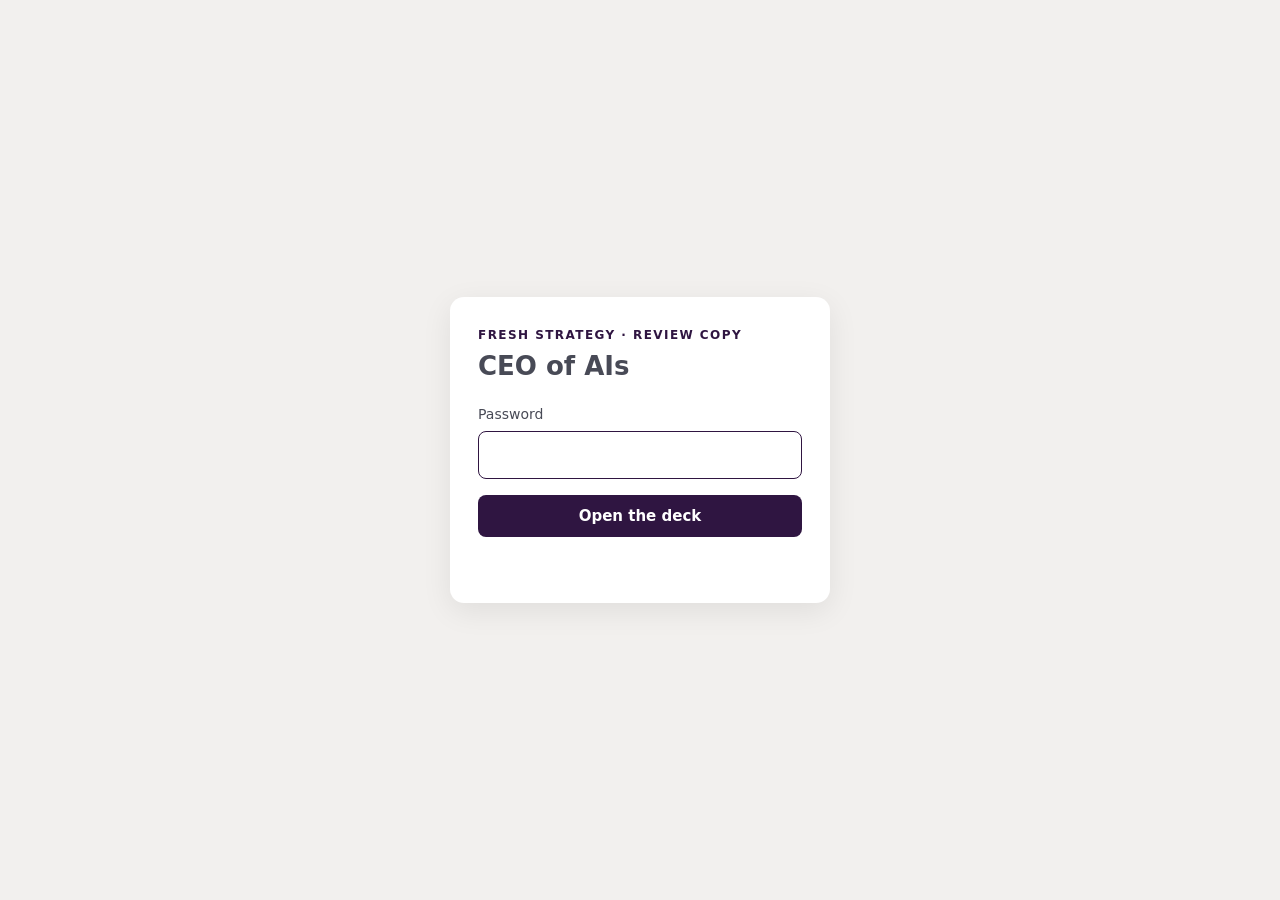
<file: ceo-of-ais-review/index.html>
<!doctype html>
<html lang="en">
<head>
<meta charset="utf-8">
<meta name="viewport" content="width=device-width, initial-scale=1">
<meta name="robots" content="noindex, nofollow">
<title>CEO of AIs · Review</title>
<style>
  :root { --mint: #88DBBD; --purple: #2F1541; --charcoal: #484A56; --paper: #F2F0EE; }
  * { box-sizing: border-box; }
  body { margin: 0; min-height: 100vh; display: grid; place-items: center; background: var(--paper);
         color: var(--charcoal); font: 16px/1.5 Raleway, system-ui, -apple-system, sans-serif; padding: 16px; }
  form { width: 100%; max-width: 380px; background: #fff; border-radius: 14px; padding: 32px 28px;
         box-shadow: 0 8px 30px rgba(0,0,0,.08); }
  .eyebrow { font: 600 12px/1 "Space Grotesk", system-ui, sans-serif; letter-spacing: .12em; text-transform: uppercase; color: var(--purple); }
  h1 { font: 600 26px/1.2 "Space Grotesk", system-ui, sans-serif; margin: 10px 0 22px; }
  label { display: block; font-size: 14px; margin-bottom: 6px; }
  input { width: 100%; font: inherit; padding: 11px 12px; border: 1.5px solid #ccc; border-radius: 8px; }
  input:focus { outline: none; border-color: var(--purple); }
  button { margin-top: 16px; width: 100%; font: 600 15px "Space Grotesk", system-ui, sans-serif; padding: 12px;
           border: 0; border-radius: 8px; background: var(--purple); color: #fff; cursor: pointer; }
  button:disabled { opacity: .6; cursor: wait; }
  .msg { min-height: 22px; margin: 12px 0 0; font-size: 14px; color: #B3261E; }
</style>
</head>
<body>
<form id="f">
  <div class="eyebrow">Fresh Strategy · Review copy</div>
  <h1>CEO of AIs</h1>
  <label for="pw">Password</label>
  <input id="pw" type="password" autocomplete="current-password" autofocus required>
  <button id="go" type="submit">Open the deck</button>
  <p class="msg" id="msg"></p>
</form>
<script>
const SALT = Uint8Array.from(atob('14p4S3lAS8BcKPZ5LTG3gA=='), c => c.charCodeAt(0));
const ITERATIONS = 600000;
const msg = document.getElementById('msg'), go = document.getElementById('go');

function db() {
  return new Promise((res, rej) => {
    const r = indexedDB.open('fresh-talk', 1);
    r.onupgradeneeded = () => r.result.createObjectStore('k');
    r.onsuccess = () => res(r.result); r.onerror = () => rej(r.error);
  });
}
async function store(key) {
  const d = await db();
  await new Promise((res, rej) => { const t = d.transaction('k', 'readwrite'); t.objectStore('k').put(key, 'key'); t.oncomplete = res; t.onerror = rej; });
}
async function stored() {
  const d = await db();
  return new Promise(res => { const g = d.transaction('k').objectStore('k').get('key'); g.onsuccess = () => res(g.result || null); g.onerror = () => res(null); });
}
async function works(key) {
  const buf = new Uint8Array(await (await fetch('enc/check.bin', { cache: 'no-store' })).arrayBuffer());
  try { await crypto.subtle.decrypt({ name: 'AES-GCM', iv: buf.slice(0, 12) }, key, buf.slice(12)); return true; }
  catch (_) { return false; }
}
async function open() {
  await navigator.serviceWorker.register('sw.js');
  await navigator.serviceWorker.ready;
  location.href = 'd/';
}

if (!window.isSecureContext || !navigator.serviceWorker || !crypto.subtle) {
  msg.textContent = 'Please open this page over https:// in Chrome, Safari, Edge or Firefox.';
  go.disabled = true;
} else if (!location.search.includes('locked')) {
  stored().then(async k => { if (k && await works(k)) open(); }).catch(() => {});
}

document.getElementById('f').addEventListener('submit', async e => {
  e.preventDefault();
  go.disabled = true; msg.textContent = '';
  try {
    const base = await crypto.subtle.importKey('raw', new TextEncoder().encode(document.getElementById('pw').value), 'PBKDF2', false, ['deriveKey']);
    const key = await crypto.subtle.deriveKey({ name: 'PBKDF2', salt: SALT, iterations: ITERATIONS, hash: 'SHA-256' },
                                              base, { name: 'AES-GCM', length: 256 }, false, ['decrypt']);
    if (!(await works(key))) { msg.textContent = 'Wrong password.'; go.disabled = false; return; }
    await store(key);
    await open();
  } catch (err) {
    msg.textContent = 'Could not open the deck: ' + err.message; go.disabled = false;
  }
});
</script>
</body>
</html>
</file>
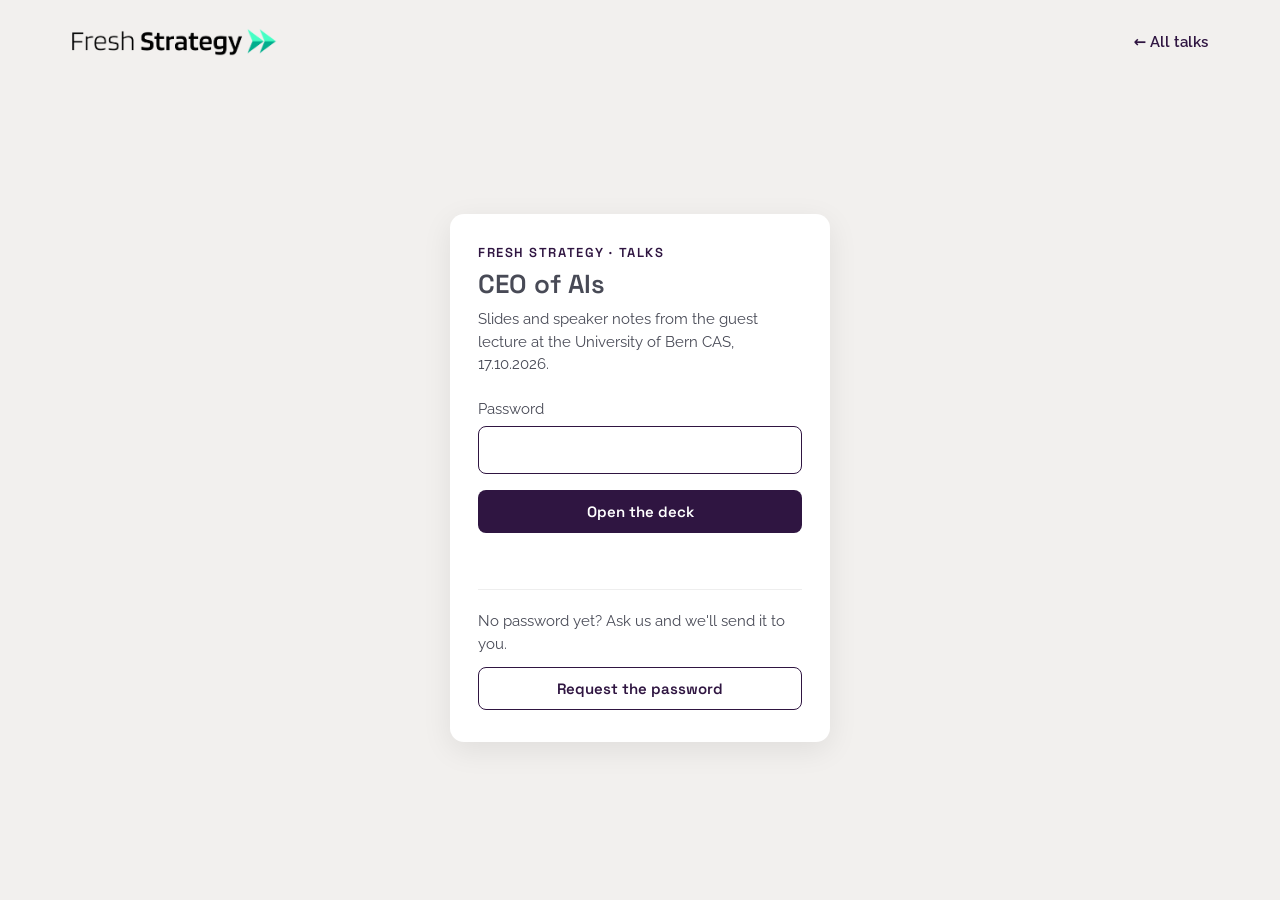
<file: ceo-of-ais/index.html>
<!doctype html>
<html lang="en">
<head>
<meta charset="utf-8">
<meta name="viewport" content="width=device-width, initial-scale=1">
<meta name="robots" content="noindex, nofollow">
<title>CEO of AIs | Fresh Strategy Talks</title>
<meta name="description" content="Slides and speaker notes from the guest lecture at the University of Bern CAS, 17.10.2026.">
<link rel="icon" href="/favicon.svg" type="image/svg+xml">
<link rel="icon" href="/favicon.png" type="image/png" sizes="32x32">
<link rel="apple-touch-icon" href="/apple-touch-icon.png">
<meta property="og:type" content="website">
<meta property="og:site_name" content="Fresh Strategy">
<meta property="og:url" content="https://talks.freshstrategy.ai/ceo-of-ais/">
<meta property="og:title" content="CEO of AIs">
<meta property="og:description" content="Slides and speaker notes from the guest lecture at the University of Bern CAS, 17.10.2026.">
<meta property="og:image" content="https://talks.freshstrategy.ai/home/ceo-of-ais.jpg">
<meta property="og:image:width" content="1280">
<meta property="og:image:height" content="720">
<meta name="twitter:card" content="summary_large_image">
<link rel="preconnect" href="https://fonts.googleapis.com">
<link rel="preconnect" href="https://fonts.gstatic.com" crossorigin>
<link href="https://fonts.googleapis.com/css2?family=Space+Grotesk:wght@500;600;700&family=Raleway:wght@400;500;600&display=swap" rel="stylesheet">
<script src="/ft-analytics.js" defer></script>
<style>
  :root { --mint: #88DBBD; --purple: #2F1541; --charcoal: #484A56; --paper: #F2F0EE; }
  * { box-sizing: border-box; }
  body { margin: 0; min-height: 100vh; display: grid; place-items: center; background: var(--paper);
         color: var(--charcoal); font: 16px/1.5 Raleway, system-ui, -apple-system, sans-serif; padding: 88px 16px 32px; }
  .top { position: absolute; top: 0; left: 0; right: 0; display: flex; justify-content: space-between; align-items: center;
         max-width: 1200px; margin: 0 auto; padding: 28px 32px; }
  .brand { display: block; line-height: 0; }
  .brand img { height: 28px; width: auto; }
  .back { font-weight: 600; font-size: 15px; color: var(--purple); text-decoration: none; }
  .back:hover { text-decoration: underline; }
  a:focus-visible, button:focus-visible { outline: 2px solid var(--purple); outline-offset: 3px; }
  @media (max-width: 760px) { .top { padding: 20px 16px; } .brand img { height: 22px; } }
  form { width: 100%; max-width: 380px; background: #fff; border-radius: 14px; padding: 32px 28px;
         box-shadow: 0 8px 30px rgba(0,0,0,.08); }
  .eyebrow { font: 600 13px/1 "Space Grotesk", system-ui, sans-serif; letter-spacing: .12em; text-transform: uppercase; color: var(--purple); }
  h1 { font: 600 26px/1.2 "Space Grotesk", system-ui, sans-serif; margin: 10px 0 8px; }
  .sub { margin: 0 0 22px; font-size: 15px; line-height: 1.5; }
  .sub:empty { display: none; }
  h1 + .sub:empty + label { margin-top: 22px; }
  label { display: block; font-size: 15px; margin-bottom: 6px; }
  input { width: 100%; font: inherit; padding: 11px 12px; border: 1.5px solid #ccc; border-radius: 8px; }
  input:focus { outline: none; border-color: var(--purple); }
  button { margin-top: 16px; width: 100%; font: 600 15px "Space Grotesk", system-ui, sans-serif; padding: 12px;
           border: 0; border-radius: 8px; background: var(--purple); color: #fff; cursor: pointer; }
  button:disabled { opacity: .6; cursor: wait; }
  .msg { min-height: 22px; margin: 12px 0 0; font-size: 15px; color: #B3261E; }
  .ask { margin: 22px 0 0; padding-top: 20px; border-top: 1px solid #eee; font-size: 15px; }
  .ask p { margin: 0 0 12px; }
  .ask a { display: block; text-align: center; font: 600 15px "Space Grotesk", system-ui, sans-serif; padding: 11px;
           border: 1.5px solid var(--purple); border-radius: 8px; color: var(--purple); text-decoration: none; }
  .ask a:hover { background: var(--paper); }
</style>
</head>
<body>
<header class="top">
  <a class="brand" href="/"><img src="/brand/fresh-strategy-logo-charcoal.png" alt="Fresh Strategy" width="221" height="30"></a>
  <a class="back" href="/">&larr; All talks</a>
</header>
<form id="f">
  <div class="eyebrow">Fresh Strategy · Talks</div>
  <h1>CEO of AIs</h1>
  <p class="sub"><!--sub-->Slides and speaker notes from the guest lecture at the University of Bern CAS, 17.10.2026.<!--/sub--></p>
  <label for="pw">Password</label>
  <input id="pw" type="password" autocomplete="current-password" autofocus required>
  <button id="go" type="submit">Open the deck</button>
  <p class="msg" id="msg"></p>
  <div class="ask">
    <p>No password yet? Ask us and we'll send it to you.</p>
    <a href="mailto:stephanie@freshstrategy.ai?subject=Password%20for%20CEO%20of%20AIs&amp;body=Hello%20St%C3%A9phanie%2C%0A%0APlease%20send%20me%20the%20password%20for%20CEO%20of%20AIs.%0A%0AName%3A%0AOrganisation%3A%0AWhere%20I%20saw%20the%20talk%3A%0A">Request the password</a>
  </div>
</form>
<script>
const SALT = Uint8Array.from(atob('T2rMSpPWfijiL1bpFaqBcA=='), c => c.charCodeAt(0));
const ITERATIONS = 600000;
const msg = document.getElementById('msg'), go = document.getElementById('go');

function db() {
  return new Promise((res, rej) => {
    const r = indexedDB.open('fresh-talk', 1);
    r.onupgradeneeded = () => r.result.createObjectStore('k');
    r.onsuccess = () => res(r.result); r.onerror = () => rej(r.error);
  });
}
async function store(key) {
  const d = await db();
  await new Promise((res, rej) => { const t = d.transaction('k', 'readwrite'); t.objectStore('k').put(key, 'key'); t.oncomplete = res; t.onerror = rej; });
}
async function stored() {
  const d = await db();
  return new Promise(res => { const g = d.transaction('k').objectStore('k').get('key'); g.onsuccess = () => res(g.result || null); g.onerror = () => res(null); });
}
async function works(key) {
  const buf = new Uint8Array(await (await fetch('enc/check.bin', { cache: 'no-store' })).arrayBuffer());
  try { await crypto.subtle.decrypt({ name: 'AES-GCM', iv: buf.slice(0, 12) }, key, buf.slice(12)); return true; }
  catch (_) { return false; }
}
async function open() {
  await navigator.serviceWorker.register('sw.js');
  await navigator.serviceWorker.ready;
  location.href = 'd/' + location.hash;   // keep a slide link (#16) through the password page
}

if (!window.isSecureContext || !navigator.serviceWorker || !crypto.subtle) {
  msg.textContent = 'Please open this page over https:// in Chrome, Safari, Edge or Firefox.';
  go.disabled = true;
} else if (!location.search.includes('locked')) {
  stored().then(async k => { if (k && await works(k)) open(); }).catch(() => {});
}

document.getElementById('f').addEventListener('submit', async e => {
  e.preventDefault();
  go.disabled = true; msg.textContent = '';
  try {
    const base = await crypto.subtle.importKey('raw', new TextEncoder().encode(document.getElementById('pw').value), 'PBKDF2', false, ['deriveKey']);
    const key = await crypto.subtle.deriveKey({ name: 'PBKDF2', salt: SALT, iterations: ITERATIONS, hash: 'SHA-256' },
                                              base, { name: 'AES-GCM', length: 256 }, false, ['decrypt']);
    if (!(await works(key))) { msg.textContent = 'Wrong password.'; go.disabled = false; return; }
    await store(key);
    await open();
  } catch (err) {
    msg.textContent = 'Could not open the deck: ' + err.message; go.disabled = false;
  }
});
</script>
</body>
</html>
</file>
<file: ai-update-2026/_fresh/engine/talks.css>
/* Fresh Talks engine - structural CSS only. No brand colours or fonts here (those live in theme/). */

html, body { margin: 0; height: 100%; overflow: hidden; background: var(--stage, #111); }
body { -webkit-font-smoothing: antialiased; }

/* ---------- Stage + 1600x900 canvas, scaled to fit ---------- */
.deck { position: fixed; inset: 0; }
.deck-canvas {
  position: absolute; left: 50%; top: 50%;
  width: 1600px; height: 900px;
  transform: translate(-50%, -50%) scale(var(--scale, 1));
  transform-origin: center center;
}
.slide { position: absolute; inset: 0; display: none; overflow: hidden; box-sizing: border-box; }
.slide *, .slide *::before, .slide *::after { box-sizing: border-box; }
.slide.is-active { display: block; }
.slide .notes { display: none !important; }

/* ---------- Steps (click-controlled reveals) ---------- */
.slide [data-step] { opacity: 0; visibility: hidden; transition: opacity .45s ease, visibility .45s; }
.slide [data-step].is-shown { opacity: 1; visibility: visible; }
.slide [data-step][data-hide-at].is-gone { opacity: 0; visibility: hidden; }

/* ---------- Animation vocabulary ----------
   data-anim="fade|rise|reveal|drop|zoom|draw|grow|wipe|pop"   delay: style="--d:.6s"
   Plays when the slide becomes active (or when its step is shown). Replays on every visit. */
.is-active [data-anim]:not([data-step]),
.is-active [data-anim][data-step].is-shown {
  animation-duration: var(--dur, .7s);
  animation-delay: var(--d, 0s);
  animation-fill-mode: both;
  animation-timing-function: cubic-bezier(.2, .7, .2, 1);
}
.is-active [data-anim="fade"]:not([data-step]),   .is-active [data-anim="fade"].is-shown   { animation-name: ft-fade; }
.is-active [data-anim="rise"]:not([data-step]),   .is-active [data-anim="rise"].is-shown   { animation-name: ft-rise; }
.is-active [data-anim="reveal"]:not([data-step]), .is-active [data-anim="reveal"].is-shown { animation-name: ft-reveal; --dur: .9s; }
.is-active [data-anim="drop"]:not([data-step]),   .is-active [data-anim="drop"].is-shown   { animation-name: ft-drop; }
.is-active [data-anim="zoom"]:not([data-step]),   .is-active [data-anim="zoom"].is-shown   { animation-name: ft-zoom; --dur: 14s; animation-timing-function: linear; }
.is-active [data-anim="draw"]:not([data-step]),   .is-active [data-anim="draw"].is-shown   { animation-name: ft-draw; transform-origin: left center; }
.is-active [data-anim="grow"]:not([data-step]),   .is-active [data-anim="grow"].is-shown   { animation-name: ft-grow; --dur: 1.2s; }
.is-active [data-anim="wipe"]:not([data-step]),   .is-active [data-anim="wipe"].is-shown   { animation-name: ft-wipe; --dur: 1.1s; }
.is-active [data-anim="pop"]:not([data-step]),    .is-active [data-anim="pop"].is-shown    { animation-name: ft-pop; --dur: .5s; }

@keyframes ft-fade   { from { opacity: 0; } }
@keyframes ft-rise   { from { opacity: 0; transform: translateY(28px); } }
@keyframes ft-reveal { from { clip-path: inset(0 100% 0 0); } to { clip-path: inset(0 0 0 0); } }
@keyframes ft-drop   { from { opacity: 0; transform: translateY(-18px) scale(1.04) rotate(var(--r, 0deg)); } }
@keyframes ft-zoom   { from { transform: scale(1); } to { transform: scale(1.06); } }
@keyframes ft-draw   { from { transform: scaleX(0); } }
@keyframes ft-grow   { from { width: 0; } }
@keyframes ft-wipe   { from { clip-path: inset(0 100% 0 0); } to { clip-path: inset(0 0 0 0); } }
@keyframes ft-pop    { 0% { opacity: 0; transform: scale(.85); } 70% { transform: scale(1.03); } }

/* word-by-word reveal (components.js splits the words) */
.is-active [data-anim="words"] .w,
.is-active [data-anim="words"].is-shown .w { display: inline-block; animation: ft-rise .6s cubic-bezier(.2,.7,.2,1) both;
  animation-delay: calc(var(--d, 0s) + var(--i) * var(--gap, 90ms)); }

/* ---------- Static mode: grid thumbnails and print show the finished slide ---------- */
.is-static [data-step] { opacity: 1 !important; visibility: visible !important; }
.is-static *, .is-static *::before, .is-static *::after { animation: none !important; transition: none !important; }

@media (prefers-reduced-motion: reduce) {
  .slide *, .slide *::before, .slide *::after { animation-duration: .01s !important; animation-delay: 0s !important; transition-duration: .01s !important; }
}

/* >> next to the page number: the slide is finished, the next click moves on (her ask 12.10) */
.ft-cue { position: absolute; right: 72px; bottom: 30px; width: 19px; height: 16px; z-index: 5; opacity: 0; transition: opacity .25s;
  background: url("data:image/svg+xml,%3Csvg xmlns='http://www.w3.org/2000/svg' viewBox='0 0 64 54'%3E%3Cpath fill='%2346FFC5' d='M0 0 35 27 10 27Z M28 0 63 27 38 27Z'/%3E%3Cpath fill='%2300AE8D' d='M10 27 35 27 0 54Z M38 27 63 27 28 54Z'/%3E%3C/svg%3E") no-repeat 0 50% / contain; }
.slide.is-done-cue .ft-cue { opacity: 1; }
.is-static .ft-cue { display: none; }

/* ---------- Chrome: controls, counter, overlays ---------- */
.ft-ui { position: fixed; right: 16px; bottom: 14px; display: flex; gap: 6px; align-items: center; z-index: 50;
  font: 500 15px/1 system-ui, sans-serif; color: #fff; white-space: nowrap; transition: opacity .4s; }
.ft-ui button { all: unset; cursor: pointer; padding: 7px 10px; border-radius: 6px; background: rgba(20,18,24,.55); color: #fff; }
.ft-ui button:hover { background: rgba(20,18,24,.85); }
.ft-ui button:focus-visible, .ft-ui .ft-home:focus-visible { outline: 2px solid #88DBBD; outline-offset: 2px; }
.ft-ui .ft-home { padding: 7px 10px; border-radius: 6px; background: rgba(20,18,24,.55); color: #fff; text-decoration: none; }
.ft-ui .ft-home:hover { background: rgba(20,18,24,.85); }
.ft-ui [hidden] { display: none; }
.ft-ui .ft-pdf { padding: 7px 10px; border-radius: 6px; background: #88DBBD; color: #2B2B33; font-weight: 600; text-decoration: none; }
.ft-ui .ft-pdf:hover { background: #a6e6cf; }
.ft-ui .ft-pdf:focus-visible { outline: 2px solid #fff; outline-offset: 2px; }
@media (max-width: 420px) { .ft-ui { right: 8px; gap: 4px; } .ft-ui button, .ft-ui .ft-home, .ft-ui .ft-count { padding: 7px 8px; } .ft-ui .ft-count { min-width: 0; } }
@media (max-width: 359px) { .ft-ui [data-a="fs"] { display: none; } }   /* tiny phones: fullscreen goes (iPhone Safari has none anyway) */
.ft-ui .ft-count { padding: 7px 10px; background: rgba(20,18,24,.55); border-radius: 6px; min-width: 56px; text-align: center; }
.ft-ui .ft-ph { background: #E8A317; color: #1a1a1a; padding: 7px 10px; border-radius: 6px; }
body.is-idle .ft-ui, body.hide-ui .ft-ui, body.is-embed .ft-ui { opacity: 0; pointer-events: none; }
body.is-idle { cursor: none; }

.ft-blank { position: fixed; inset: 0; background: #000; z-index: 90; display: none; }
body.is-blank .ft-blank { display: block; }

.ft-overlay { position: fixed; inset: 0; z-index: 80; display: none; overflow: auto; background: rgba(20,18,24,.94); color: #fff;
  font: 400 15px/1.5 system-ui, sans-serif; }
.ft-overlay.is-open { display: block; }
.ft-grid { display: grid; grid-template-columns: repeat(auto-fill, minmax(288px, 1fr)); gap: 22px; padding: 32px; }
.ft-tile { cursor: pointer; }
.ft-tile .ft-thumb { position: relative; width: 288px; height: 162px; overflow: hidden; border-radius: 4px; outline: 2px solid transparent; }
.ft-tile:hover .ft-thumb, .ft-tile.is-current .ft-thumb { outline-color: #88DBBD; }
.ft-tile .ft-thumb > .slide { display: block; width: 1600px; height: 900px; transform: scale(.18); transform-origin: 0 0; pointer-events: none; }
.ft-tile .ft-meta { margin-top: 6px; font-size: 13px; opacity: .8; display: flex; gap: 8px; }
.ft-tile .ft-meta b { color: #88DBBD; font-weight: 600; }
.ft-tile .ft-meta .ft-flag { background: #E8A317; color: #1a1a1a; padding: 0 5px; border-radius: 3px; }

.ft-notes { position: fixed; left: 16px; bottom: 60px; width: min(560px, 90vw); max-height: 45vh; overflow: auto; z-index: 70; display: none;
  background: rgba(20,18,24,.92); color: #eee; padding: 16px 20px; border-radius: 8px; font: 400 16px/1.5 system-ui, sans-serif; }
body.show-notes .ft-notes { display: block; }
.ft-help { padding: 48px; max-width: 640px; }
.ft-help kbd { display: inline-block; min-width: 22px; padding: 2px 6px; border: 1px solid #666; border-radius: 4px; text-align: center; margin-right: 8px; }

/* ---------- Presenter view (?presenter) ---------- */
body.is-presenter { background: #141218; color: #eee; font: 400 17px/1.5 system-ui, sans-serif; overflow: auto; }
body.is-presenter .deck, body.is-presenter .ft-ui { display: none; }
.ft-pv { display: grid; grid-template-columns: 1.4fr 1fr; grid-template-rows: auto 1fr; gap: 18px; padding: 18px; height: 100vh; box-sizing: border-box; }
.ft-pv-bar { grid-column: 1 / -1; display: flex; gap: 24px; align-items: baseline; }
.ft-pv-bar .ft-clock { font: 600 34px/1 system-ui; color: #88DBBD; font-variant-numeric: tabular-nums; }
.ft-pv-bar .ft-target { opacity: .7; }
.ft-pv-bar button { all: unset; cursor: pointer; padding: 6px 12px; border: 1px solid #555; border-radius: 6px; }
.ft-pv-frames { display: flex; flex-direction: column; gap: 12px; min-height: 0; }
.ft-pv-frames iframe { border: 0; width: 100%; aspect-ratio: 16 / 9; background: #000; border-radius: 4px; }
.ft-pv-frames .ft-next { width: 60%; opacity: .85; }
.ft-pv-notes { overflow: auto; font-size: 21px; line-height: 1.5; padding-right: 8px; }
.ft-pv-notes h4 { margin: 0 0 8px; font-size: 14px; letter-spacing: .08em; text-transform: uppercase; opacity: .6; }
.ft-pv-notes .cue { color: #88DBBD; font-weight: 600; }
.ft-pv-notes .src, .ft-pv-notes .asset { font-size: 15px; opacity: .65; }

/* ---------- Print / PDF: one finished slide per page ---------- */
@page { size: 1600px 900px; margin: 0; }
@media print {
  html, body { overflow: visible; height: auto; background: none; }
  .deck { position: static; }
  .deck-canvas { position: static; transform: none; width: auto; height: auto; }
  .slide { display: block !important; position: relative; width: 1600px; height: 900px; page-break-after: always; break-after: page; }
  .slide [data-step] { opacity: 1 !important; visibility: visible !important; }
  .slide *, .slide *::before, .slide *::after { animation: none !important; transition: none !important; }
  .ft-ui, .ft-overlay, .ft-notes, .ft-blank, .ph-dev { display: none !important; }
}
</file>
<file: ai-update-2026/_fresh/theme/fresh-v2.css>
/* Fresh Talks - Fresh Strategy theme, VERSION 2 (12.10.2026). Default for new talks.
   STANDALONE: this file is complete on its own (fonts, tokens, all slide types). It does NOT import or
   depend on theme/fresh.css; a talk links exactly one of the two. fresh-v2.css is the source of truth going
   forward; theme/fresh.css (v1) is frozen for delivered talks and never migrated retroactively.
   Canvas is 1600 x 900; every px value below is at that size and scales with the screen.

   CHARCOAL COMMUNICATES.  MINT DIRECTS ATTENTION.  PURPLE STRUCTURES THE PRESENTATION.
   DARK BACKGROUNDS SIGNAL A DELIBERATE NARRATIVE MODE CHANGE.

   Colour roles:
   - --charcoal: headlines, labels, body copy, icons. The default for everything that communicates.
   - --mint: active / selected / focus / progression / KEEP / underline marker / one short emphasis.
     Never a large fill, never long lines of text on paper (weak projector contrast): use the .em marker.
   - --purple: structure only (the act header band, rare ownership emphasis). Never the default heading
     colour, never a canvas fill, never "the AI colour".
   - --muted: secondary information, inactive states.
   - --dark: near-black narrative background (data-tone="dark"). Purple never fills the canvas.
   Surfaces: paper (warm off-white) is the normal slide; dark is punctuation; white is for cards.
   Hierarchy comes from type scale, whitespace and contrast first. Boxes and lines are the exception. */

@font-face { font-family: 'Space Grotesk'; src: url('fonts/SpaceGrotesk-var.ttf') format('truetype'); font-weight: 300 700; font-display: block; }
@font-face { font-family: 'Raleway'; src: url('fonts/Raleway-Medium.ttf') format('truetype'); font-weight: 500; font-style: normal; font-display: block; }
@font-face { font-family: 'Raleway'; src: url('fonts/Raleway-MediumItalic.ttf') format('truetype'); font-weight: 500; font-style: italic; font-display: block; }
@font-face { font-family: 'Raleway'; src: url('fonts/Raleway-SemiBold.ttf') format('truetype'); font-weight: 600; font-style: normal; font-display: block; }

:root {
  --purple: #2F1541;
  --mint: #88DBBD;
  --charcoal: #484A56;
  --paper: #F2F0EE;
  --white: #FFFFFF;
  --dark: #1C1A22;              /* near-black, warm: the dark narrative tone */
  --muted-c: rgba(72, 74, 86, .64);
  --bright: #00FF9F;            /* rare pop, dark slides only */
  --dev: #E8A317;               /* placeholders only - deliberately off-brand so they can't ship unnoticed */

  --head-font: 'Space Grotesk', system-ui, sans-serif;
  --body-font: 'Raleway', system-ui, sans-serif;
  --pad-x: 112px;
  --pad-y: 88px;
  --shadow: 0 24px 70px rgba(28, 26, 34, .16), 0 4px 14px rgba(28, 26, 34, .08);
  --shadow-card: 0 14px 34px rgba(28, 26, 34, .10), 0 2px 6px rgba(28, 26, 34, .06);
  --radius-card: 16px;
  --band-h: 104px;              /* act header band */
  --stage: #0e0c12;
}

/* ---------- Tones: pick per slide with data-tone, based on the narrative moment ---------- */
.slide {
  --bg: var(--white); --ink: var(--charcoal); --head: var(--charcoal); --muted: rgba(72, 74, 86, .64);
  --line: rgba(72, 74, 86, .16); --surface: var(--paper); --accent: var(--purple); --marker: var(--mint);
  background: var(--bg); color: var(--ink);
  font-family: var(--body-font); font-weight: 500; font-size: 30px; line-height: 1.45;
  font-kerning: normal; text-rendering: optimizeLegibility;
}
.slide[data-tone="paper"] { --bg: var(--paper); --surface: var(--white); }
.slide[data-tone="dark"] {
  --bg: var(--dark); --ink: rgba(255, 255, 255, .86); --head: var(--white); --muted: rgba(255, 255, 255, .6);
  --line: rgba(255, 255, 255, .2); --surface: rgba(255, 255, 255, .07); --accent: var(--mint);
}
.slide :where(p, h1, h2, h3, h4, blockquote, figure, ul, ol) { margin: 0; }
.slide mark { color: inherit; background-color: transparent; }

/* slide number, small and quiet. data-bare hides it (photos, video, hero, close) */
.slide::after { content: attr(data-n); position: absolute; right: 40px; bottom: 30px; font: 500 16px/1 var(--head-font); color: var(--muted); letter-spacing: .04em; z-index: 5; }
.slide[data-bare]::after, .slide[data-type="hero"]::after, .slide[data-type="photo"]::after, .slide[data-type="video"]::after,
.slide[data-type="close"]::after, .slide[data-type="section"]::after { display: none; }

/* ---------- Type scale: this is the main hierarchy tool ---------- */
.t-display, .t-xl, .t-l, .t-m, .t-s, .eyebrow, .num { font-family: var(--head-font); font-weight: 500; color: var(--head); }
.t-display { font-size: 184px; line-height: .94; letter-spacing: -.05em; }
.t-xl      { font-size: 124px; line-height: .98; letter-spacing: -.045em; }
.t-l       { font-size: 84px;  line-height: 1.04; letter-spacing: -.035em; }
.t-m       { font-size: 56px;  line-height: 1.1; letter-spacing: -.025em; }
.t-s       { font-size: 38px;  line-height: 1.2; letter-spacing: -.012em; }
.t-body    { font-size: 30px; line-height: 1.45; }
.t-small   { font-size: 23px; line-height: 1.45; }
.eyebrow   { font-size: 19px; line-height: 1.3; letter-spacing: .1em; text-transform: uppercase; color: var(--muted); }
.ink { color: var(--ink); } .muted { color: var(--muted); } .head { color: var(--head); }
.measure { max-width: 22ch; } .measure-wide { max-width: 30ch; }

/* key word emphasis: mint marker under the word on light, mint word on dark. The marker draws itself in. */
.em { background: linear-gradient(var(--marker), var(--marker)) 0 86% / 100% .2em no-repeat; padding: 0 .04em; }
.is-active .em { animation: ft-marker .8s cubic-bezier(.3,.1,.2,1) var(--hd, .5s) both; }
.slide[data-tone="dark"] .em { background: none; color: var(--mint); animation: none; }
@keyframes ft-marker { from { background-size: 0% .2em; } }
.is-static .em { animation: none; }

/* highlighter for evidence (articles, AI output, data): stronger marker, draws in on its step */
.hl { background: linear-gradient(rgba(136, 219, 189, .75), rgba(136, 219, 189, .75)) 0 50% / 0% 100% no-repeat; transition: background-size .8s cubic-bezier(.3,.1,.2,1) var(--md, 0s); border-radius: 2px; }
.is-active .hl:not([data-on]):not([data-do]), .hl.is-on { background-size: 100% 100%; }
.is-static .hl { background-size: 100% 100%; }

/* ---------- Layout helpers ---------- */
.pad { position: absolute; inset: var(--pad-y) var(--pad-x); }
.slide .at { position: absolute; left: var(--x, 0); top: var(--y, 0); width: var(--w, auto); height: var(--h, auto); }
.center-y { position: absolute; left: var(--pad-x); right: var(--pad-x); top: 50%; transform: translateY(-50%); }
.bottom { position: absolute; left: var(--pad-x); right: var(--pad-x); bottom: 132px; }
.stack > * + * { margin-top: var(--gap, 28px); }
.logo { position: absolute; left: var(--pad-x); top: 64px; height: 40px; width: auto; }
.logo.is-right { left: auto; right: var(--pad-x); }

/* sources: readable, visually secondary. One line, bottom-left. */
.source { position: absolute; left: var(--pad-x); bottom: 40px; max-width: 1150px; font: 500 18px/1.4 var(--body-font); color: var(--muted); z-index: 4; }
.source cite { font-style: normal; color: var(--ink); }
.source a { color: inherit; text-decoration: underline; text-decoration-color: var(--mint); text-decoration-thickness: 2px; text-underline-offset: 3px; }
.on-photo .source, .source.on-photo { color: rgba(255, 255, 255, .78); } .on-photo .source cite, .source.on-photo cite { color: #fff; }
/* one takeaway line, optional (Mark's device, used sparingly) */
.kicker { position: absolute; left: var(--pad-x); right: 520px; bottom: 40px; font: 500 24px/1.35 var(--body-font); color: var(--ink); }
.slide:has(.kicker) .source { left: auto; right: 96px; text-align: right; max-width: 420px; }

/* ---------- Media: every real artefact goes in a .media figure ----------
   style="--pos: 30% 40%; --zoom: 1.1; --fit: cover|contain"   data-overlay="purple|left|bottom" (--ov: .6) */
.media { position: relative; overflow: hidden; background: var(--surface); }
.media > img, .media > video, .media > picture img { display: block; width: 100%; height: 100%; object-fit: var(--fit, cover); object-position: var(--pos, 50% 50%); transform: scale(var(--zoom, 1)); transform-origin: var(--pos, 50% 50%); }
.media.bleed { position: absolute; inset: 0; }
.media[data-overlay]::after { content: ''; position: absolute; inset: 0; pointer-events: none; }
.media[data-overlay="purple"]::after { background: var(--purple); opacity: var(--ov, .6); }
.media[data-overlay="dark"]::after { background: var(--dark); opacity: var(--ov, .55); }
.media[data-overlay="left"]::after   { background: linear-gradient(90deg, rgba(28, 26, 34, var(--ov, .88)) 0%, rgba(28, 26, 34, calc(var(--ov, .88) * .6)) 40%, rgba(28, 26, 34, 0) 72%); }
.media[data-overlay="bottom"]::after { background: linear-gradient(0deg, rgba(28, 26, 34, var(--ov, .72)) 0%, rgba(28, 26, 34, 0) 45%); }
.media .cap { position: absolute; left: 40px; bottom: 34px; right: 40px; z-index: 2; color: #fff; font: 500 22px/1.35 var(--head-font); }
.media .cap .src { display: block; margin-top: 4px; font: 500 16px/1.35 var(--body-font); color: rgba(255, 255, 255, .72); }
.cap-below { margin-top: 14px; font: 500 20px/1.35 var(--body-font); color: var(--muted); }
.cap-below b { font-family: var(--head-font); font-weight: 500; color: var(--ink); }

/* artefact frames: real things look like real things */
.frame-doc { background: #fff; box-shadow: var(--shadow); }
.frame-browser { background: #fff; box-shadow: var(--shadow); border-radius: 12px; padding-top: 44px; }
.frame-browser::before { content: attr(data-url); position: absolute; top: 0; left: 0; right: 0; height: 44px; z-index: 2; box-sizing: border-box;
  padding: 0 0 0 96px; font: 500 15px/44px var(--body-font); color: rgba(72, 74, 86, .7); background: var(--paper);
  background-image: radial-gradient(circle at 26px 22px, #d9d6d3 6px, transparent 7px), radial-gradient(circle at 46px 22px, #d9d6d3 6px, transparent 7px), radial-gradient(circle at 66px 22px, #d9d6d3 6px, transparent 7px); }
.frame-browser > img { height: 100%; }
.frame-phone { border-radius: 44px; border: 14px solid #1b1720; background: #000; box-shadow: var(--shadow); }
.round { border-radius: 16px; }
.portrait { aspect-ratio: 4 / 5; }

/* ---------- Placeholders (development only) ---------- */
.ph { position: relative; min-height: 120px; background: repeating-linear-gradient(-45deg, #FFF6DD 0 16px, #FFEFC4 16px 32px); outline: 3px dashed var(--dev); outline-offset: -3px; }
.media > .ph, .ph.fill { position: absolute; inset: 0; }
.ph-dev { position: absolute; inset: 0; display: flex; flex-direction: column; align-items: center; justify-content: center; gap: 6px; text-align: center; padding: 24px; color: #6b4700; }
.ph-dev b { font: 600 28px/1.2 var(--head-font); letter-spacing: .04em; }
.ph-dev span { font: 500 19px/1.3 var(--head-font); }
.ph-dev em { font: italic 500 18px/1.35 var(--body-font); max-width: 36ch; opacity: .85; }
body.hide-ph .ph { background: var(--surface); outline-color: transparent; }
body.hide-ph .ph-dev { display: none; }

/* ======================================================================
   SLIDE TYPES  (data-type on the <section class="slide">)
   ====================================================================== */

/* 01 HERO ------------------------------------------------------------- */
[data-type="hero"] .hero-text { position: absolute; left: var(--pad-x); bottom: 112px; width: 1100px; }
[data-type="hero"] .hero-text .eyebrow { margin-bottom: 32px; }
.hero-mark { display: block; width: 96px; height: 8px; margin-bottom: 44px; background: var(--mint); }   /* v2: the one restrained mint accent on a hero or close */
[data-type="hero"] .hero-text .by { margin-top: 40px; color: var(--ink); }
[data-type="hero"] .hero-media { position: absolute; top: 0; right: 0; bottom: 0; width: 42%; }
[data-type="hero"]:has(.hero-media:not(.bleed)) .hero-text { width: 780px; }
[data-type="hero"] .media.bleed ~ .hero-text .t-xl, [data-type="hero"] .media.bleed ~ .hero-text .t-display { color: #fff; }
[data-type="hero"] .media.bleed ~ .hero-text .by, [data-type="hero"] .media.bleed ~ .hero-text .eyebrow { color: rgba(255,255,255,.8); }

/* 02 STATEMENT -------------------------------------------------------- */
[data-type="statement"] .statement { position: absolute; left: var(--pad-x); right: var(--pad-x); top: 50%; transform: translateY(-50%); }
[data-type="statement"][data-align="bottom"] .statement { top: auto; bottom: 150px; transform: none; }
[data-type="statement"][data-align="top"] .statement { top: 150px; transform: none; }
[data-type="statement"] .statement .t-body { margin-top: 40px; max-width: 34ch; color: var(--ink); }

/* 03 PHOTO (full bleed) ---------------------------------------------- */
[data-type="photo"] .media .cap { font-size: 26px; max-width: 900px; }

/* 04 PHOTO + STATEMENT ------------------------------------------------ */
[data-type="photo-statement"] .side-media { position: absolute; top: 0; bottom: 0; left: 0; width: 54%; }
[data-type="photo-statement"] .side-text { position: absolute; top: 50%; transform: translateY(-50%); left: calc(54% + 88px); right: 104px; }
[data-type="photo-statement"][data-side="right"] .side-media { left: auto; right: 0; }
[data-type="photo-statement"][data-side="right"] .side-text { left: var(--pad-x); right: calc(54% + 88px); }
[data-type="photo-statement"] .side-text > * + * { margin-top: 32px; }
[data-type="photo-statement"][data-split="wide"] .side-media { width: 64%; }
[data-type="photo-statement"][data-split="wide"] .side-text { left: calc(64% + 72px); }
[data-type="photo-statement"][data-split="wide"][data-side="right"] .side-text { left: var(--pad-x); right: calc(64% + 72px); }

/* 05 PROOF WALL / COLLAGE: prints placed by hand. style="--x;--y;--w;--r" ---- */
[data-type="wall"] .wall-title { position: absolute; left: var(--pad-x); top: 72px; max-width: 620px; z-index: 3; }
.wall { position: absolute; inset: 0; }
.print { position: absolute; left: var(--x); top: var(--y); width: var(--w); transform: rotate(var(--r, 0deg)); z-index: var(--z, 1); }
.print > img, .print > .media { display: block; width: 100%; box-shadow: var(--shadow); background: #fff; }
.print > .media { height: var(--h, 300px); }
.print.mat > img, .print.mat > .media { padding: 10px; }
.print figcaption { margin-top: 12px; font: 500 17px/1.3 var(--head-font); letter-spacing: .02em; color: var(--ink); }
.print figcaption span { display: block; font: 500 15px/1.3 var(--body-font); color: var(--muted); letter-spacing: 0; }

/* 06 ARTICLE / SOURCE: the page rises, scrolls to the passage, the passage lights up ---- */
[data-type="article"] .article-text { position: absolute; left: var(--pad-x); top: 50%; transform: translateY(-50%); width: 520px; }
[data-type="article"] .article-text > * + * { margin-top: 28px; }
.article { position: absolute; right: var(--pad-x); top: 64px; bottom: 0; width: 820px; overflow: hidden; background: #fff; box-shadow: var(--shadow); }
[data-type="article"][data-side="left"] .article { right: auto; left: var(--pad-x); }
[data-type="article"][data-side="left"] .article-text { left: auto; right: var(--pad-x); }
.article-page { position: relative; }
.article-page > img { display: block; width: 100%; height: auto; }
.is-active .article-page[data-scroll] { animation: ft-scroll 1.6s cubic-bezier(.45,.05,.25,1) var(--d, .6s) both; }
.is-static .article-page[data-scroll], .article-page[data-scroll].is-scrolled { transform: translateY(var(--scroll)); }
@keyframes ft-scroll { from { transform: translateY(0); } to { transform: translateY(var(--scroll)); } }
/* passage marker, coordinates in % of the page image */
.mark-hl { position: absolute; left: var(--x); top: var(--y); width: var(--w); height: var(--h); background: rgba(136, 219, 189, .6); mix-blend-mode: multiply;
  transform-origin: left center; transform: scaleX(0); transition: transform .9s cubic-bezier(.3,.1,.2,1) var(--md, 0s); }
.is-active .mark-hl:not([data-on]), .mark-hl.is-on, .is-static .mark-hl { transform: scaleX(1); }

/* 07 QUOTE ------------------------------------------------------------ */
[data-type="quote"] .quote { position: absolute; left: var(--pad-x); top: 50%; transform: translateY(-50%); right: var(--pad-x); }
[data-type="quote"]:has(.quote-portrait) .quote { right: 640px; }
.quote p { font: italic 500 64px/1.22 var(--body-font); color: var(--head); letter-spacing: -.01em; }
.quote p::before { content: '\201C'; display: block; height: 96px; font: normal 500 220px/1 var(--head-font); color: var(--accent); }
[data-type="quote"]:not([data-tone="dark"]) .quote p::before { color: var(--mint); }
.quote footer { margin-top: 44px; font: 500 24px/1.4 var(--body-font); color: var(--muted); }
.quote footer b { display: block; font: 500 28px/1.3 var(--head-font); color: var(--ink); }
.quote-portrait { position: absolute; right: var(--pad-x); top: 50%; transform: translateY(-50%); width: 440px; height: 550px; }

/* 08 BIG NUMBER ------------------------------------------------------- */
[data-type="number"] .num-block { position: absolute; left: var(--pad-x); right: var(--pad-x); top: 50%; transform: translateY(-54%); }
.num { font-size: 320px; line-height: .86; letter-spacing: -.055em; font-variant-numeric: tabular-nums; }
.num .unit { font-size: .42em; letter-spacing: -.03em; margin-left: .06em; }
.num-block .t-m, .num-block .t-s { margin-top: 44px; max-width: 24ch; color: var(--ink); }
[data-type="number"][data-layout="side"] .num-block { display: flex; align-items: flex-end; gap: 72px; }
[data-type="number"][data-layout="side"] .num-block .t-m { margin: 0 0 18px; }

/* 09 BEFORE / AFTER --------------------------------------------------- */
.ba { position: absolute; left: var(--pad-x); right: var(--pad-x); top: 190px; bottom: 120px; display: grid; grid-template-columns: 1fr 1fr; gap: 56px; }
.ba-title { position: absolute; left: var(--pad-x); top: 80px; right: var(--pad-x); }
.ba-pane { position: relative; display: flex; flex-direction: column; min-height: 0; }
.ba-pane .eyebrow { margin-bottom: 18px; }
.ba-pane .media { flex: 1; }
.ba-before { transition: opacity .6s, filter .6s; }
.ba.is-on .ba-before { opacity: .45; filter: grayscale(1); }
.ba[data-layout="overlay"] { grid-template-columns: 1fr; }
.ba[data-layout="overlay"] .ba-pane { grid-area: 1 / 1; }
.ba[data-layout="overlay"].is-on .ba-before { opacity: 1; filter: none; }

/* 10 WORKFLOW / PROCESS: minimal, type-led. ">" is the only connector ---- */
.flow { position: absolute; left: var(--pad-x); right: var(--pad-x); top: 50%; transform: translateY(-40%); display: flex; gap: 0; }
.flow-title { position: absolute; left: var(--pad-x); top: 88px; right: var(--pad-x); }
.flow-step { flex: 1; position: relative; padding-right: 56px; }
.flow-step + .flow-step { padding-left: 56px; }
.flow-step + .flow-step::before { content: '>'; position: absolute; left: -12px; top: 4px; font: 500 44px/1 var(--head-font); color: var(--mint); }
.flow-step .n { font: 500 19px/1 var(--head-font); letter-spacing: .1em; color: var(--muted); }
.flow-step .t-s { margin-top: 18px; }
.flow-step p { margin-top: 14px; font-size: 22px; line-height: 1.45; color: var(--ink); }
.flow-step .media { margin-top: 24px; height: 200px; }
.flow.is-focus .flow-step:not(.is-now) { opacity: .35; transition: opacity .5s; }

/* 11-12 EVOLVING DIAGRAM / ORG / NETWORK ------------------------------- */
.dgm { position: absolute; left: var(--pad-x); right: var(--pad-x); top: 150px; bottom: 90px; }
.dgm-title { position: absolute; left: var(--pad-x); top: 72px; right: var(--pad-x); z-index: 2; }
.dgm-links { position: absolute; inset: 0; width: 100%; height: 100%; overflow: visible; }
.dgm-link { stroke: var(--line); stroke-width: 2.5; transition: opacity .5s; }
.slide[data-tone="dark"] .dgm-link { stroke: rgba(255,255,255,.3); }
.dgm-link.is-dash { stroke-dasharray: 6 7; }
.dgm-link.is-strong { stroke: var(--mint); stroke-width: 3.5; }
.dgm-link.is-out { opacity: 0; }
.dgm .link { display: none; }
.node { position: absolute; transform: translate(-50%, -50%); text-align: center; transition: opacity .5s, transform .5s; z-index: 2; }
.node.is-out { opacity: 0; transform: translate(-50%, -50%) scale(.88); }
.node .label { display: block; margin-top: 12px; font: 500 20px/1.2 var(--head-font); color: var(--head); white-space: nowrap; }
.node .role { display: block; font: 500 16px/1.3 var(--body-font); color: var(--muted); white-space: nowrap; }
.node--human .face { width: 128px; height: 128px; border-radius: 50%; overflow: hidden; margin: 0 auto; background: var(--surface); }
.node--human .face img { width: 100%; height: 100%; object-fit: cover; }
.node--human .face .ph { min-height: 0; height: 100%; }
.node--human .face .ph-dev b { font-size: 14px; } .node--human .face .ph-dev span, .node--human .face .ph-dev em { display: none; }
.node--ai .card { min-width: 150px; padding: 18px 22px; border-radius: var(--radius-card); background: #fff; box-shadow: var(--shadow-card); font: 500 22px/1.2 var(--head-font); color: var(--charcoal); }
.node--ai .label { display: none; }
.node--shot .card { width: 240px; height: 150px; overflow: hidden; border-radius: 8px; box-shadow: var(--shadow); background: #fff; }
.node--shot .card img { width: 100%; height: 100%; object-fit: cover; object-position: top; }
.node--text { font: 500 26px/1.2 var(--head-font); color: var(--head); }
.node.is-key .card, .node.is-key .face { box-shadow: 0 0 0 6px rgba(136, 219, 189, .45); }
.token { position: absolute; width: 22px; height: 22px; border-radius: 50%; background: var(--mint); transform: translate(-50%, -50%); z-index: 3;
  box-shadow: 0 0 0 8px rgba(136, 219, 189, .25); transition: opacity .4s; }
.token.is-out { opacity: 0; }
.token.is-doc { width: 34px; height: 42px; border-radius: 4px; background: #fff; border: 3px solid var(--mint); box-shadow: var(--shadow); }

/* 13 AI TYPING / SCRIPTED RUN ----------------------------------------- */
.ai-window { position: absolute; left: var(--pad-x); top: 96px; bottom: 96px; width: 900px; border-radius: 20px; background: #fff; box-shadow: var(--shadow); overflow: hidden; display: flex; flex-direction: column; }
.ai-window.is-wide { width: auto; right: var(--pad-x); }
.ai-bar { height: 52px; flex: none; background: var(--charcoal); color: rgba(255, 255, 255, .85); font: 500 17px/52px var(--head-font); letter-spacing: .04em; padding-left: 104px; position: relative; }
.ai-bar::before { content: ''; position: absolute; left: 26px; top: 20px; width: 12px; height: 12px; border-radius: 50%; background: rgba(255,255,255,.9); box-shadow: 20px 0 0 rgba(255,255,255,.55), 40px 0 0 rgba(255,255,255,.3); }
.ai-body { flex: 1; padding: 36px 44px; overflow: hidden; color: var(--charcoal); }
.ai-body > * + * { margin-top: 26px; }
.ai-who { font: 500 16px/1 var(--head-font); letter-spacing: .1em; text-transform: uppercase; color: rgba(72, 74, 86, .6); margin-bottom: 10px; }
.ai-prompt { font: 500 30px/1.4 var(--body-font); color: var(--charcoal); min-height: 1.4em; }
.ai-status { font: 500 20px/1.4 var(--body-font); color: rgba(72, 74, 86, .7); }
.ai-status::before { content: ''; display: inline-block; width: 10px; height: 10px; border-radius: 50%; background: var(--mint); margin-right: 12px; vertical-align: 2px; animation: ft-pulse 1s ease-in-out infinite; }
.run.is-done .ai-status::before, .is-static .ai-status::before { animation: none; }
@keyframes ft-pulse { 50% { opacity: .25; } }
.ai-result { font: 500 26px/1.45 var(--body-font); color: var(--charcoal); }
.ai-result strong { font-weight: 600; }
.is-typing::after { content: ''; display: inline-block; width: .08em; height: 1.05em; margin-left: 3px; vertical-align: -.15em; background: var(--charcoal); animation: ft-blink .8s steps(1) infinite; }
@keyframes ft-blink { 50% { opacity: 0; } }
.bar { height: 8px; border-radius: 4px; background: rgba(72, 74, 86, .12); overflow: hidden; }
.bar > i { display: block; height: 100%; width: var(--v, 100%); background: var(--mint); border-radius: 4px; }
.bars { display: grid; grid-template-columns: 220px 1fr 80px; gap: 12px 20px; align-items: center; font: 500 20px/1.2 var(--body-font); }
.bars .bar { height: 14px; border-radius: 7px; }
.bars b { font: 500 22px/1 var(--head-font); color: var(--charcoal); text-align: right; }
/* run steps hidden until reached; layout never jumps because they keep their space */
.run [data-do]:not([data-do="light"]):not([data-do="pause"]):not(.is-on) { opacity: 0; transform: translateY(10px); }
.run [data-do] { transition: opacity .45s, transform .45s; }
.run [data-do="light"] { background: linear-gradient(rgba(136, 219, 189, .75), rgba(136, 219, 189, .75)) 0 50% / 0% 100% no-repeat; transition: background-size .8s cubic-bezier(.3,.1,.2,1); }
.run [data-do="light"].is-on, .is-static .run [data-do="light"] { background-size: 100% 100%; }
.is-static .run [data-do] { opacity: 1 !important; transform: none !important; }
.is-static .bar > i { width: var(--v, 100%) !important; }
.run-side { position: absolute; right: var(--pad-x); top: 96px; bottom: 96px; width: 460px; display: flex; flex-direction: column; justify-content: center; }
.run-side > * + * { margin-top: 24px; }
/* dark variant of the window, for when the AI moment should feel different */
.slide[data-tone="dark"] .ai-window { background: #26242D; box-shadow: 0 30px 80px rgba(0,0,0,.35); border: 1px solid rgba(255,255,255,.12); }
.slide[data-tone="dark"] .ai-bar { background: rgba(255,255,255,.06); }
.slide[data-tone="dark"] .ai-body, .slide[data-tone="dark"] .ai-prompt, .slide[data-tone="dark"] .ai-result { color: rgba(255,255,255,.9); }
.slide[data-tone="dark"] .ai-who, .slide[data-tone="dark"] .ai-status { color: rgba(255,255,255,.6); }
.slide[data-tone="dark"] .is-typing::after { background: var(--bright); }
.slide[data-tone="dark"] .bar { background: rgba(255,255,255,.14); }
.slide[data-tone="dark"] .bars b { color: var(--mint); }
.slide[data-tone="dark"] .run [data-do="light"] { color: var(--dark); }

/* 14 STAGED REVEAL: any element with data-step. .list-steps is a type-led list ---- */
.list-steps { list-style: none; padding: 0; }
.list-steps li { font: 500 56px/1.15 var(--head-font); letter-spacing: -.025em; color: var(--head); }
.list-steps li + li { margin-top: 26px; }
.list-steps.dim-past li.is-shown:not(:last-child) { opacity: .4; }

/* 15 SCREENSHOT HERO with annotation ---------------------------------- */
.shot { position: absolute; left: 50%; top: 50%; transform: translate(-50%, -50%); max-width: calc(100% - 2 * var(--pad-x)); }
.slide:has(.shot-title) .shot { top: calc(50% + 50px); }
.shot-title { position: absolute; left: var(--pad-x); top: 64px; right: var(--pad-x); }
.shot-inner { position: relative; display: inline-block; vertical-align: top; }
.shot-inner > img { display: block; max-height: var(--max-h, 720px); max-width: 100%; width: auto; }
.slide:has(.shot-title) .shot-inner > img { --max-h: 660px; }
.shot.frame-browser .shot-inner > img { --max-h: 670px; }
.note-box { position: absolute; left: var(--x); top: var(--y); width: var(--w); height: var(--h); border: 4px solid var(--mint); border-radius: 8px; z-index: 3; }
.note-box.is-spot { box-shadow: 0 0 0 4000px rgba(28, 26, 34, .5); }
.shot-inner { overflow: hidden; }
.note-label { position: absolute; left: 0; top: calc(100% + 10px); white-space: nowrap; padding: 8px 14px; background: var(--charcoal); color: #fff; font: 500 19px/1.2 var(--head-font); border-radius: 6px; }
.note-label.is-above { top: auto; bottom: calc(100% + 10px); }

/* 16 VIDEO ------------------------------------------------------------ */
.video { position: relative; }
.video video { cursor: pointer; }
.video .hint { position: absolute; right: 24px; bottom: 20px; z-index: 3; padding: 7px 12px; border-radius: 6px; background: rgba(20, 10, 30, .55); color: #fff; font: 500 15px/1 var(--head-font); letter-spacing: .06em; text-transform: uppercase; opacity: 0; transition: opacity .3s; }
.video:hover .hint { opacity: 1; }
.video .hint::after { content: 'Click for sound'; } .video.is-sound .hint::after { content: 'Sound on'; }

/* 18 WARNING / INTERRUPTION: the one place Bright Green appears -------- */
[data-type="warning"] .warn { position: absolute; left: var(--pad-x); right: var(--pad-x); top: 50%; transform: translateY(-50%); }
[data-type="warning"] .warn .eyebrow { color: var(--bright); margin-bottom: 36px; }
[data-type="warning"] .rule { position: absolute; left: 0; right: 0; top: 0; height: 14px; background: var(--bright); }
[data-type="warning"]:not([data-tone="dark"]) .rule { background: var(--purple); }
[data-type="warning"]:not([data-tone="dark"]) .warn .eyebrow { color: var(--purple); }

/* 19 TAKE-HOME / QR ---------------------------------------------------- */
[data-type="takehome"] .th-text { position: absolute; left: var(--pad-x); top: 50%; transform: translateY(-50%); width: 820px; }
[data-type="takehome"] .th-text > * + * { margin-top: 30px; }
.prompt-box { padding: 28px 32px; background: var(--surface); border-left: 6px solid var(--mint); font: 500 25px/1.5 var(--body-font); color: var(--ink); }
.qr-block { position: absolute; right: var(--pad-x); top: 50%; transform: translateY(-50%); width: 440px; text-align: center; }
.qr-block .qr { width: 440px; height: 440px; padding: 28px; background: #fff; box-sizing: border-box; display: block; }
.qr-block .url { margin-top: 22px; font: 500 34px/1.2 var(--head-font); letter-spacing: -.01em; color: var(--head); }
.qr-block .eyebrow { margin-top: 8px; }
.slide[data-tone="paper"] .qr-block .qr, .slide:not([data-tone]) .qr-block .qr { box-shadow: 0 0 0 3px var(--mint); }

/* 20 CLOSE ------------------------------------------------------------- */
[data-type="close"] .close-text { position: absolute; left: var(--pad-x); right: var(--pad-x); top: 50%; transform: translateY(-58%); }
[data-type="close"] .close-foot { position: absolute; left: var(--pad-x); right: var(--pad-x); bottom: 72px; display: flex; align-items: flex-end; justify-content: space-between; gap: 48px; }
[data-type="close"] .close-foot .contact { font: 500 24px/1.5 var(--body-font); color: var(--ink); }
[data-type="close"] .close-foot .contact b { font-family: var(--head-font); font-weight: 500; color: var(--head); }
[data-type="close"] .close-foot .logo { position: static; height: 44px; }
.qr-mini { display: flex; align-items: center; gap: 20px; font: 500 20px/1.3 var(--head-font); color: var(--head); }
.qr-mini img { width: 170px; height: 170px; padding: 12px; background: #fff; box-sizing: border-box; }

/* 21 SECTION DIVIDER --------------------------------------------------- */
[data-type="section"] .section-text { position: absolute; left: var(--pad-x); right: var(--pad-x); bottom: 150px; }
[data-type="section"] .section-text .eyebrow { margin-bottom: 28px; }

/* 22 CANVAS: nothing imposed. Use .at with --x --y --w --h. */

/* Buttons (live-site pattern: square Charcoal, uppercase, arrow) */
.btn { display: inline-block; padding: 16px 26px; background: var(--charcoal); color: #fff; text-decoration: none; font: 500 16px/1.2 var(--head-font); letter-spacing: .04em; text-transform: uppercase; border: 0; cursor: pointer; transition: transform .2s, box-shadow .2s; }
.btn:hover { transform: scale(1.03); box-shadow: 0 4px 15px rgba(0, 0, 0, .15); }
.slide[data-tone="dark"] .btn { background: #fff; color: var(--dark); }

/* ======================================================================
   V2 SYSTEM COMPONENTS (12.10.2026)
   ====================================================================== */

/* ACT HEADER: the structural band for slides inside an act. Purple lives here.
   <header class="act-header"><b>Learn,</b></header>
   NAVIGATION ONLY: the act name (LEARN, / CREATE, / LEAD,) and nothing else. No subtitle, descriptor or
   slide copy in the band, ever: that turns it into a PowerPoint title bar. Content below starts at --below-band. */
.act-header { position: absolute; left: 0; right: 0; top: 0; height: var(--band-h); z-index: 4; display: flex; align-items: center; justify-content: space-between;
  padding: 0 var(--pad-x); background: var(--purple); }
.act-header b { font: 700 32px/1 var(--head-font); letter-spacing: .24em; text-transform: uppercase; color: var(--mint); }
.slide:has(> .act-header) { --below-band: calc(var(--band-h) + 72px); }
.slide[data-tone="dark"] > .act-header { background: var(--purple); }

/* HEADLINES: three sizes, one grammar. Charcoal by default (white on dark), uppercase, tight.
   Emphasis: <span class="em">word</span> = mint marker (light) / mint word (dark). Use .em-strong for a
   heavier marker on statements. .accent = mint text for ONE short word or number only. .off = inactive grey. */
.hero-title, .statement-title, .content-title { margin: 0; font-family: var(--head-font); font-weight: 700; text-transform: uppercase; color: var(--head); }
.hero-title      { font-size: 176px; line-height: .9;  letter-spacing: -.045em; }
.statement-title { font-size: 116px; line-height: .94; letter-spacing: -.04em; }
.content-title   { font-size: 72px;  line-height: 1;   letter-spacing: -.035em; }
.em-strong { background: linear-gradient(var(--marker), var(--marker)) 0 88% / 100% .3em no-repeat; padding: 0 .04em; }
.is-active .em-strong { animation: ft-marker-strong .8s cubic-bezier(.3,.1,.2,1) var(--hd, .6s) both; }
@keyframes ft-marker-strong { from { background-size: 0% .3em; } }
.is-static .em-strong { animation: none; }
.slide[data-tone="dark"] .em-strong { background: none; color: var(--mint); animation: none; }
.accent { color: var(--mint); }
.off { color: rgba(72, 74, 86, .26); }
.slide[data-tone="dark"] .off { color: rgba(255, 255, 255, .26); }

/* CARD FAMILY: one DNA (white, --radius-card, --shadow-card, charcoal type), different behaviour.
   .card--active = selected / KEEP (mint ring). .card--muted = inactive. .card--workflow = orderly chain piece.
   .card--experiment = tilted print on a wall (style="--r:-2deg"). Mint borders are a STATE, never the default. */
:where(.card) { box-sizing: border-box; padding: 24px 28px; border-radius: var(--radius-card); background: #fff; box-shadow: var(--shadow-card);
  font: 600 28px/1.15 var(--head-font); letter-spacing: -.01em; color: var(--charcoal); }
:where(.card) small { display: block; margin-top: 10px; font: 500 19px/1.3 var(--body-font); letter-spacing: 0; color: var(--muted-c); }
.card--active { box-shadow: 0 0 0 3px var(--mint), var(--shadow-card); }
.card--muted { opacity: .4; box-shadow: none; }
.card--workflow { display: flex; flex-direction: column; justify-content: center; text-align: left; }
.card--experiment { transform: rotate(var(--r, 0deg)); box-shadow: var(--shadow); }

/* 23 CONTENT SLIDE: act header + content title + content zone.
   <section class="slide" data-type="content" data-tone="paper"> <header class="act-header">..</header>
   <h2 class="content-title">..</h2> <div class="content-zone">..</div> */
[data-type="content"] .content-title { position: absolute; left: var(--pad-x); right: var(--pad-x); top: var(--below-band, 88px); }
[data-type="content"] .content-zone { position: absolute; left: var(--pad-x); right: var(--pad-x); top: calc(var(--below-band, 88px) + 150px); bottom: 88px; }

/* 24 DIVIDER / FRAMEWORK: no act header, hero type, the active word charcoal with a mint mark, the rest .off.
   <section class="slide" data-type="divider" data-tone="paper"><h2 class="hero-title divider-stack">
   <span>Learn<i>,</i></span><span class="off">Create,</span><span class="off">Lead.</span></h2> */
[data-type="divider"] .divider-stack { position: absolute; left: var(--pad-x); top: 50%; transform: translateY(-50%); display: flex; flex-direction: column; }
.divider-stack i { font-style: normal; color: var(--mint); }

/* 25 STATEMENT (v2 grammar): off-white, charcoal statement, mint marker on the key phrase.
   <h2 class="statement statement-title">First line.<br><span class="em-strong">The point.</span></h2> */
[data-type="statement"] .statement-title.statement { max-width: none; }
.slide:has(> .act-header)[data-type="statement"] .statement { top: calc(50% + var(--band-h) / 2); }

/* IMAGE-LED: use data-type="photo" (A: full bleed + minimal text) or data-type="photo-statement"
   (B: image 54% default, data-split="wide" = 64%, plus a statement). Photography is a narrative device:
   editorial, human, cinematic, relevant. Never robots, glowing brains, tech networks or meeting stock. */
[data-type="photo"] .photo-line { position: absolute; left: var(--pad-x); right: var(--pad-x); bottom: 112px; z-index: 2; color: #fff; }
[data-type="photo-statement"] .side-text .statement-title { font-size: 88px; }
[data-type="photo-statement"][data-split="wide"] .side-text .statement-title { font-size: 64px; }

/* 26 TITLE PAGE (rule from CEO of AIs, 12.10.2026): near-black hero, real white logo top left, the talk's SIGNATURE
   VISUAL top right (the same visual as the middle of the talk card, theme/talk-card.css), mint hero mark, uppercase
   title, one-line subtitle, "Stéphanie Kioutsoukis · Event · Date". The visual hints at the talk without giving away
   a later reveal (CEO of AIs: YOU on top, five empty dashed mint seats, no numbers).
   <svg class="hero-visual" viewBox="0 0 700 290">..</svg>  or  <div class="hero-visual">..</div> */
[data-type="hero"] .hero-visual { position: absolute; left: 820px; top: 64px; width: 700px; height: 290px; }

/* 27 CHEVRON BULLETS: the exact two-tone double chevron from the Fresh logo (#46FFC5 / #00AE8D), never a dot.
   <ul class="chev-list"><li>..</li></ul>  (sizes with the font; also theme/brand/fresh-chevrons.svg) */
.chev-list { margin: 0; padding: 0; list-style: none; }
.chev-list li { position: relative; padding-left: 1.25em; }
.chev-list li + li { margin-top: .35em; }
.chev-list li::before { content: ''; position: absolute; left: 0; top: .17em; width: .74em; height: .62em;
  background: url("data:image/svg+xml,%3Csvg xmlns='http://www.w3.org/2000/svg' viewBox='0 0 64 54'%3E%3Cpath fill='%2346FFC5' d='M0 0 35 27 10 27Z M28 0 63 27 38 27Z'/%3E%3Cpath fill='%2300AE8D' d='M10 27 35 27 0 54Z M38 27 63 27 28 54Z'/%3E%3C/svg%3E") no-repeat 0 50% / contain; }

/* 28 STAY IN TOUCH (her rulings 13.10.2026, all decks): headline, then TWO QR codes only, side by side, equal weight.
   Left = CONNECT: her LinkedIn code, name + email under it. Right = RESOURCES: the freshstrategy.ai/resources code (tagged),
   the address under it. The /resources tiles were DROPPED 13.10 (her ruling: two QR codes only); library/resources-tiles/ is parked, not used.
   Codes: tools/make_qr_set.py (library/qr/QR_REGISTER.csv).
   <section data-type="stay" data-tone="paper"><div class="stay-inner"><h2 class="statement-title">Stay in touch.</h2>
   <div class="stay-row">
     <div class="stay-group stay-connect"><figure class="qr"><a href=".."><img src="assets/qr/qr-connect_<slug>_<date>.svg"></a>
       <figcaption>Connect</figcaption></figure><p class="stay-contact"><b>Name</b><br>email</p></div>
     <div class="stay-group stay-resources"><figure class="qr">..<figcaption>Resources</figcaption></figure><p class="stay-contact">freshstrategy.ai/resources</p></div>
   </div></div></section> */
[data-type="stay"] .stay-inner { position: absolute; left: var(--pad-x); right: var(--pad-x); top: 50%; transform: translateY(-50%); text-align: center; }
[data-type="stay"] .statement-title { font-size: 88px; }
.stay-row { display: grid; grid-template-columns: 420px 420px; justify-content: center; column-gap: 160px; margin-top: 72px; }
.stay-group { display: flex; flex-direction: column; align-items: center; }
.stay-group .qr { margin: 0; }
.stay-group .qr a { display: block; }
.stay-group .qr img { display: block; width: 300px; height: 300px; padding: 20px; box-sizing: border-box; background: #fff; box-shadow: 0 0 0 3px var(--mint); }
.stay-group .qr figcaption { margin-top: 22px; font: 700 34px/1.1 var(--head-font); letter-spacing: -.01em; color: var(--charcoal); }
.stay-contact { margin: 14px 0 0; font: 500 22px/1.45 var(--body-font); color: var(--ink); }
.stay-contact b { font-family: var(--head-font); font-weight: 500; color: var(--head); }
</file>
<file: building-with-better-feedback/_fresh/engine/talks.css>
/* Fresh Talks engine - structural CSS only. No brand colours or fonts here (those live in theme/). */

html, body { margin: 0; height: 100%; overflow: hidden; background: var(--stage, #111); }
body { -webkit-font-smoothing: antialiased; }

/* ---------- Stage + 1600x900 canvas, scaled to fit ---------- */
.deck { position: fixed; inset: 0; }
.deck-canvas {
  position: absolute; left: 50%; top: 50%;
  width: 1600px; height: 900px;
  transform: translate(-50%, -50%) scale(var(--scale, 1));
  transform-origin: center center;
}
.slide { position: absolute; inset: 0; display: none; overflow: hidden; box-sizing: border-box; }
.slide *, .slide *::before, .slide *::after { box-sizing: border-box; }
.slide.is-active { display: block; }
.slide .notes { display: none !important; }

/* ---------- Steps (click-controlled reveals) ---------- */
.slide [data-step] { opacity: 0; visibility: hidden; transition: opacity .45s ease, visibility .45s; }
.slide [data-step].is-shown { opacity: 1; visibility: visible; }
.slide [data-step][data-hide-at].is-gone { opacity: 0; visibility: hidden; }

/* ---------- Animation vocabulary ----------
   data-anim="fade|rise|reveal|drop|zoom|draw|grow|wipe|pop"   delay: style="--d:.6s"
   Plays when the slide becomes active (or when its step is shown). Replays on every visit. */
.is-active [data-anim]:not([data-step]),
.is-active [data-anim][data-step].is-shown {
  animation-duration: var(--dur, .7s);
  animation-delay: var(--d, 0s);
  animation-fill-mode: both;
  animation-timing-function: cubic-bezier(.2, .7, .2, 1);
}
.is-active [data-anim="fade"]:not([data-step]),   .is-active [data-anim="fade"].is-shown   { animation-name: ft-fade; }
.is-active [data-anim="rise"]:not([data-step]),   .is-active [data-anim="rise"].is-shown   { animation-name: ft-rise; }
.is-active [data-anim="reveal"]:not([data-step]), .is-active [data-anim="reveal"].is-shown { animation-name: ft-reveal; --dur: .9s; }
.is-active [data-anim="drop"]:not([data-step]),   .is-active [data-anim="drop"].is-shown   { animation-name: ft-drop; }
.is-active [data-anim="zoom"]:not([data-step]),   .is-active [data-anim="zoom"].is-shown   { animation-name: ft-zoom; --dur: 14s; animation-timing-function: linear; }
.is-active [data-anim="draw"]:not([data-step]),   .is-active [data-anim="draw"].is-shown   { animation-name: ft-draw; transform-origin: left center; }
.is-active [data-anim="grow"]:not([data-step]),   .is-active [data-anim="grow"].is-shown   { animation-name: ft-grow; --dur: 1.2s; }
.is-active [data-anim="wipe"]:not([data-step]),   .is-active [data-anim="wipe"].is-shown   { animation-name: ft-wipe; --dur: 1.1s; }
.is-active [data-anim="pop"]:not([data-step]),    .is-active [data-anim="pop"].is-shown    { animation-name: ft-pop; --dur: .5s; }

@keyframes ft-fade   { from { opacity: 0; } }
@keyframes ft-rise   { from { opacity: 0; transform: translateY(28px); } }
@keyframes ft-reveal { from { clip-path: inset(0 100% 0 0); } to { clip-path: inset(0 0 0 0); } }
@keyframes ft-drop   { from { opacity: 0; transform: translateY(-18px) scale(1.04) rotate(var(--r, 0deg)); } }
@keyframes ft-zoom   { from { transform: scale(1); } to { transform: scale(1.06); } }
@keyframes ft-draw   { from { transform: scaleX(0); } }
@keyframes ft-grow   { from { width: 0; } }
@keyframes ft-wipe   { from { clip-path: inset(0 100% 0 0); } to { clip-path: inset(0 0 0 0); } }
@keyframes ft-pop    { 0% { opacity: 0; transform: scale(.85); } 70% { transform: scale(1.03); } }

/* word-by-word reveal (components.js splits the words) */
.is-active [data-anim="words"] .w,
.is-active [data-anim="words"].is-shown .w { display: inline-block; animation: ft-rise .6s cubic-bezier(.2,.7,.2,1) both;
  animation-delay: calc(var(--d, 0s) + var(--i) * var(--gap, 90ms)); }

/* ---------- Static mode: grid thumbnails and print show the finished slide ---------- */
.is-static [data-step] { opacity: 1 !important; visibility: visible !important; }
.is-static *, .is-static *::before, .is-static *::after { animation: none !important; transition: none !important; }

@media (prefers-reduced-motion: reduce) {
  .slide *, .slide *::before, .slide *::after { animation-duration: .01s !important; animation-delay: 0s !important; transition-duration: .01s !important; }
}

/* >> next to the page number: the slide is finished, the next click moves on (her ask 12.10) */
.ft-cue { position: absolute; right: 72px; bottom: 30px; width: 19px; height: 16px; z-index: 5; opacity: 0; transition: opacity .25s;
  background: url("data:image/svg+xml,%3Csvg xmlns='http://www.w3.org/2000/svg' viewBox='0 0 64 54'%3E%3Cpath fill='%2346FFC5' d='M0 0 35 27 10 27Z M28 0 63 27 38 27Z'/%3E%3Cpath fill='%2300AE8D' d='M10 27 35 27 0 54Z M38 27 63 27 28 54Z'/%3E%3C/svg%3E") no-repeat 0 50% / contain; }
.slide.is-done-cue .ft-cue { opacity: 1; }
.is-static .ft-cue { display: none; }

/* ---------- Chrome: controls, counter, overlays ---------- */
.ft-ui { position: fixed; right: 16px; bottom: 14px; display: flex; gap: 6px; align-items: center; z-index: 50;
  font: 500 15px/1 system-ui, sans-serif; color: #fff; white-space: nowrap; transition: opacity .4s; }
.ft-ui button { all: unset; cursor: pointer; padding: 7px 10px; border-radius: 6px; background: rgba(20,18,24,.55); color: #fff; }
.ft-ui button:hover { background: rgba(20,18,24,.85); }
.ft-ui button:focus-visible, .ft-ui .ft-home:focus-visible { outline: 2px solid #88DBBD; outline-offset: 2px; }
.ft-ui .ft-home { padding: 7px 10px; border-radius: 6px; background: rgba(20,18,24,.55); color: #fff; text-decoration: none; }
.ft-ui .ft-home:hover { background: rgba(20,18,24,.85); }
.ft-ui [hidden] { display: none; }
.ft-ui .ft-pdf { padding: 7px 10px; border-radius: 6px; background: #88DBBD; color: #2B2B33; font-weight: 600; text-decoration: none; }
.ft-ui .ft-pdf:hover { background: #a6e6cf; }
.ft-ui .ft-pdf:focus-visible { outline: 2px solid #fff; outline-offset: 2px; }
@media (max-width: 420px) { .ft-ui { right: 8px; gap: 4px; } .ft-ui button, .ft-ui .ft-home, .ft-ui .ft-count { padding: 7px 8px; } .ft-ui .ft-count { min-width: 0; } }
@media (max-width: 359px) { .ft-ui [data-a="fs"] { display: none; } }   /* tiny phones: fullscreen goes (iPhone Safari has none anyway) */
.ft-ui .ft-count { padding: 7px 10px; background: rgba(20,18,24,.55); border-radius: 6px; min-width: 56px; text-align: center; }
.ft-ui .ft-ph { background: #E8A317; color: #1a1a1a; padding: 7px 10px; border-radius: 6px; }
body.is-idle .ft-ui, body.hide-ui .ft-ui, body.is-embed .ft-ui { opacity: 0; pointer-events: none; }
body.is-idle { cursor: none; }

.ft-blank { position: fixed; inset: 0; background: #000; z-index: 90; display: none; }
body.is-blank .ft-blank { display: block; }

.ft-overlay { position: fixed; inset: 0; z-index: 80; display: none; overflow: auto; background: rgba(20,18,24,.94); color: #fff;
  font: 400 15px/1.5 system-ui, sans-serif; }
.ft-overlay.is-open { display: block; }
.ft-grid { display: grid; grid-template-columns: repeat(auto-fill, minmax(288px, 1fr)); gap: 22px; padding: 32px; }
.ft-tile { cursor: pointer; }
.ft-tile .ft-thumb { position: relative; width: 288px; height: 162px; overflow: hidden; border-radius: 4px; outline: 2px solid transparent; }
.ft-tile:hover .ft-thumb, .ft-tile.is-current .ft-thumb { outline-color: #88DBBD; }
.ft-tile .ft-thumb > .slide { display: block; width: 1600px; height: 900px; transform: scale(.18); transform-origin: 0 0; pointer-events: none; }
.ft-tile .ft-meta { margin-top: 6px; font-size: 13px; opacity: .8; display: flex; gap: 8px; }
.ft-tile .ft-meta b { color: #88DBBD; font-weight: 600; }
.ft-tile .ft-meta .ft-flag { background: #E8A317; color: #1a1a1a; padding: 0 5px; border-radius: 3px; }

.ft-notes { position: fixed; left: 16px; bottom: 60px; width: min(560px, 90vw); max-height: 45vh; overflow: auto; z-index: 70; display: none;
  background: rgba(20,18,24,.92); color: #eee; padding: 16px 20px; border-radius: 8px; font: 400 16px/1.5 system-ui, sans-serif; }
body.show-notes .ft-notes { display: block; }
.ft-help { padding: 48px; max-width: 640px; }
.ft-help kbd { display: inline-block; min-width: 22px; padding: 2px 6px; border: 1px solid #666; border-radius: 4px; text-align: center; margin-right: 8px; }

/* ---------- Presenter view (?presenter) ---------- */
body.is-presenter { background: #141218; color: #eee; font: 400 17px/1.5 system-ui, sans-serif; overflow: auto; }
body.is-presenter .deck, body.is-presenter .ft-ui { display: none; }
.ft-pv { display: grid; grid-template-columns: 1.4fr 1fr; grid-template-rows: auto 1fr; gap: 18px; padding: 18px; height: 100vh; box-sizing: border-box; }
.ft-pv-bar { grid-column: 1 / -1; display: flex; gap: 24px; align-items: baseline; }
.ft-pv-bar .ft-clock { font: 600 34px/1 system-ui; color: #88DBBD; font-variant-numeric: tabular-nums; }
.ft-pv-bar .ft-target { opacity: .7; }
.ft-pv-bar button { all: unset; cursor: pointer; padding: 6px 12px; border: 1px solid #555; border-radius: 6px; }
.ft-pv-frames { display: flex; flex-direction: column; gap: 12px; min-height: 0; }
.ft-pv-frames iframe { border: 0; width: 100%; aspect-ratio: 16 / 9; background: #000; border-radius: 4px; }
.ft-pv-frames .ft-next { width: 60%; opacity: .85; }
.ft-pv-notes { overflow: auto; font-size: 21px; line-height: 1.5; padding-right: 8px; }
.ft-pv-notes h4 { margin: 0 0 8px; font-size: 14px; letter-spacing: .08em; text-transform: uppercase; opacity: .6; }
.ft-pv-notes .cue { color: #88DBBD; font-weight: 600; }
.ft-pv-notes .src, .ft-pv-notes .asset { font-size: 15px; opacity: .65; }

/* ---------- Print / PDF: one finished slide per page ---------- */
@page { size: 1600px 900px; margin: 0; }
@media print {
  html, body { overflow: visible; height: auto; background: none; }
  .deck { position: static; }
  .deck-canvas { position: static; transform: none; width: auto; height: auto; }
  .slide { display: block !important; position: relative; width: 1600px; height: 900px; page-break-after: always; break-after: page; }
  .slide [data-step] { opacity: 1 !important; visibility: visible !important; }
  .slide *, .slide *::before, .slide *::after { animation: none !important; transition: none !important; }
  .ft-ui, .ft-overlay, .ft-notes, .ft-blank, .ph-dev { display: none !important; }
}
</file>
<file: building-with-better-feedback/_fresh/theme/fresh-v2.css>
/* Fresh Talks - Fresh Strategy theme, VERSION 2 (12.10.2026). Default for new talks.
   STANDALONE: this file is complete on its own (fonts, tokens, all slide types). It does NOT import or
   depend on theme/fresh.css; a talk links exactly one of the two. fresh-v2.css is the source of truth going
   forward; theme/fresh.css (v1) is frozen for delivered talks (AVEC, demo) and never migrated retroactively.
   Canvas is 1600 x 900; every px value below is at that size and scales with the screen.

   CHARCOAL COMMUNICATES.  MINT DIRECTS ATTENTION.  PURPLE STRUCTURES THE PRESENTATION.
   DARK BACKGROUNDS SIGNAL A DELIBERATE NARRATIVE MODE CHANGE.

   Colour roles:
   - --charcoal: headlines, labels, body copy, icons. The default for everything that communicates.
   - --mint: active / selected / focus / progression / KEEP / underline marker / one short emphasis.
     Never a large fill, never long lines of text on paper (weak projector contrast): use the .em marker.
   - --purple: structure only (the act header band, rare ownership emphasis). Never the default heading
     colour, never a canvas fill, never "the AI colour".
   - --muted: secondary information, inactive states.
   - --dark: near-black narrative background (data-tone="dark"). Purple never fills the canvas.
   Surfaces: paper (warm off-white) is the normal slide; dark is punctuation; white is for cards.
   Hierarchy comes from type scale, whitespace and contrast first. Boxes and lines are the exception. */

@font-face { font-family: 'Space Grotesk'; src: url('fonts/SpaceGrotesk-var.ttf') format('truetype'); font-weight: 300 700; font-display: block; }
@font-face { font-family: 'Raleway'; src: url('fonts/Raleway-Medium.ttf') format('truetype'); font-weight: 500; font-style: normal; font-display: block; }
@font-face { font-family: 'Raleway'; src: url('fonts/Raleway-MediumItalic.ttf') format('truetype'); font-weight: 500; font-style: italic; font-display: block; }
@font-face { font-family: 'Raleway'; src: url('fonts/Raleway-SemiBold.ttf') format('truetype'); font-weight: 600; font-style: normal; font-display: block; }

:root {
  --purple: #2F1541;
  --mint: #88DBBD;
  --charcoal: #484A56;
  --paper: #F2F0EE;
  --white: #FFFFFF;
  --dark: #1C1A22;              /* near-black, warm: the dark narrative tone */
  --muted-c: rgba(72, 74, 86, .64);
  --bright: #00FF9F;            /* rare pop, dark slides only */
  --dev: #E8A317;               /* placeholders only - deliberately off-brand so they can't ship unnoticed */

  --head-font: 'Space Grotesk', system-ui, sans-serif;
  --body-font: 'Raleway', system-ui, sans-serif;
  --pad-x: 112px;
  --pad-y: 88px;
  --shadow: 0 24px 70px rgba(28, 26, 34, .16), 0 4px 14px rgba(28, 26, 34, .08);
  --shadow-card: 0 14px 34px rgba(28, 26, 34, .10), 0 2px 6px rgba(28, 26, 34, .06);
  --radius-card: 16px;
  --band-h: 104px;              /* act header band */
  --stage: #0e0c12;
}

/* ---------- Tones: pick per slide with data-tone, based on the narrative moment ---------- */
.slide {
  --bg: var(--white); --ink: var(--charcoal); --head: var(--charcoal); --muted: rgba(72, 74, 86, .64);
  --line: rgba(72, 74, 86, .16); --surface: var(--paper); --accent: var(--purple); --marker: var(--mint);
  background: var(--bg); color: var(--ink);
  font-family: var(--body-font); font-weight: 500; font-size: 30px; line-height: 1.45;
  font-kerning: normal; text-rendering: optimizeLegibility;
}
.slide[data-tone="paper"] { --bg: var(--paper); --surface: var(--white); }
.slide[data-tone="dark"] {
  --bg: var(--dark); --ink: rgba(255, 255, 255, .86); --head: var(--white); --muted: rgba(255, 255, 255, .6);
  --line: rgba(255, 255, 255, .2); --surface: rgba(255, 255, 255, .07); --accent: var(--mint);
}
.slide :where(p, h1, h2, h3, h4, blockquote, figure, ul, ol) { margin: 0; }
.slide mark { color: inherit; background-color: transparent; }

/* slide number, small and quiet. data-bare hides it (photos, video, hero, close) */
.slide::after { content: attr(data-n); position: absolute; right: 40px; bottom: 30px; font: 500 16px/1 var(--head-font); color: var(--muted); letter-spacing: .04em; z-index: 5; }
.slide[data-bare]::after, .slide[data-type="hero"]::after, .slide[data-type="photo"]::after, .slide[data-type="video"]::after,
.slide[data-type="close"]::after, .slide[data-type="section"]::after { display: none; }

/* ---------- Type scale: this is the main hierarchy tool ---------- */
.t-display, .t-xl, .t-l, .t-m, .t-s, .eyebrow, .num { font-family: var(--head-font); font-weight: 500; color: var(--head); }
.t-display { font-size: 184px; line-height: .94; letter-spacing: -.05em; }
.t-xl      { font-size: 124px; line-height: .98; letter-spacing: -.045em; }
.t-l       { font-size: 84px;  line-height: 1.04; letter-spacing: -.035em; }
.t-m       { font-size: 56px;  line-height: 1.1; letter-spacing: -.025em; }
.t-s       { font-size: 38px;  line-height: 1.2; letter-spacing: -.012em; }
.t-body    { font-size: 30px; line-height: 1.45; }
.t-small   { font-size: 23px; line-height: 1.45; }
.eyebrow   { font-size: 19px; line-height: 1.3; letter-spacing: .1em; text-transform: uppercase; color: var(--muted); }
.ink { color: var(--ink); } .muted { color: var(--muted); } .head { color: var(--head); }
.measure { max-width: 22ch; } .measure-wide { max-width: 30ch; }

/* key word emphasis: mint marker under the word on light, mint word on dark. The marker draws itself in. */
.em { background: linear-gradient(var(--marker), var(--marker)) 0 86% / 100% .2em no-repeat; padding: 0 .04em; }
.is-active .em { animation: ft-marker .8s cubic-bezier(.3,.1,.2,1) var(--hd, .5s) both; }
.slide[data-tone="dark"] .em { background: none; color: var(--mint); animation: none; }
@keyframes ft-marker { from { background-size: 0% .2em; } }
.is-static .em { animation: none; }

/* highlighter for evidence (articles, AI output, data): stronger marker, draws in on its step */
.hl { background: linear-gradient(rgba(136, 219, 189, .75), rgba(136, 219, 189, .75)) 0 50% / 0% 100% no-repeat; transition: background-size .8s cubic-bezier(.3,.1,.2,1) var(--md, 0s); border-radius: 2px; }
.is-active .hl:not([data-on]):not([data-do]), .hl.is-on { background-size: 100% 100%; }
.is-static .hl { background-size: 100% 100%; }

/* ---------- Layout helpers ---------- */
.pad { position: absolute; inset: var(--pad-y) var(--pad-x); }
.slide .at { position: absolute; left: var(--x, 0); top: var(--y, 0); width: var(--w, auto); height: var(--h, auto); }
.center-y { position: absolute; left: var(--pad-x); right: var(--pad-x); top: 50%; transform: translateY(-50%); }
.bottom { position: absolute; left: var(--pad-x); right: var(--pad-x); bottom: 132px; }
.stack > * + * { margin-top: var(--gap, 28px); }
.logo { position: absolute; left: var(--pad-x); top: 64px; height: 40px; width: auto; }
.logo.is-right { left: auto; right: var(--pad-x); }

/* sources: readable, visually secondary. One line, bottom-left. */
.source { position: absolute; left: var(--pad-x); bottom: 40px; max-width: 1150px; font: 500 18px/1.4 var(--body-font); color: var(--muted); z-index: 4; }
.source cite { font-style: normal; color: var(--ink); }
.source a { color: inherit; text-decoration: underline; text-decoration-color: var(--mint); text-decoration-thickness: 2px; text-underline-offset: 3px; }
.on-photo .source, .source.on-photo { color: rgba(255, 255, 255, .78); } .on-photo .source cite, .source.on-photo cite { color: #fff; }
/* one takeaway line, optional (Mark's device, used sparingly) */
.kicker { position: absolute; left: var(--pad-x); right: 520px; bottom: 40px; font: 500 24px/1.35 var(--body-font); color: var(--ink); }
.slide:has(.kicker) .source { left: auto; right: 96px; text-align: right; max-width: 420px; }

/* ---------- Media: every real artefact goes in a .media figure ----------
   style="--pos: 30% 40%; --zoom: 1.1; --fit: cover|contain"   data-overlay="purple|left|bottom" (--ov: .6) */
.media { position: relative; overflow: hidden; background: var(--surface); }
.media > img, .media > video, .media > picture img { display: block; width: 100%; height: 100%; object-fit: var(--fit, cover); object-position: var(--pos, 50% 50%); transform: scale(var(--zoom, 1)); transform-origin: var(--pos, 50% 50%); }
.media.bleed { position: absolute; inset: 0; }
.media[data-overlay]::after { content: ''; position: absolute; inset: 0; pointer-events: none; }
.media[data-overlay="purple"]::after { background: var(--purple); opacity: var(--ov, .6); }
.media[data-overlay="dark"]::after { background: var(--dark); opacity: var(--ov, .55); }
.media[data-overlay="left"]::after   { background: linear-gradient(90deg, rgba(28, 26, 34, var(--ov, .88)) 0%, rgba(28, 26, 34, calc(var(--ov, .88) * .6)) 40%, rgba(28, 26, 34, 0) 72%); }
.media[data-overlay="bottom"]::after { background: linear-gradient(0deg, rgba(28, 26, 34, var(--ov, .72)) 0%, rgba(28, 26, 34, 0) 45%); }
.media .cap { position: absolute; left: 40px; bottom: 34px; right: 40px; z-index: 2; color: #fff; font: 500 22px/1.35 var(--head-font); }
.media .cap .src { display: block; margin-top: 4px; font: 500 16px/1.35 var(--body-font); color: rgba(255, 255, 255, .72); }
.cap-below { margin-top: 14px; font: 500 20px/1.35 var(--body-font); color: var(--muted); }
.cap-below b { font-family: var(--head-font); font-weight: 500; color: var(--ink); }

/* artefact frames: real things look like real things */
.frame-doc { background: #fff; box-shadow: var(--shadow); }
.frame-browser { background: #fff; box-shadow: var(--shadow); border-radius: 12px; padding-top: 44px; }
.frame-browser::before { content: attr(data-url); position: absolute; top: 0; left: 0; right: 0; height: 44px; z-index: 2; box-sizing: border-box;
  padding: 0 0 0 96px; font: 500 15px/44px var(--body-font); color: rgba(72, 74, 86, .7); background: var(--paper);
  background-image: radial-gradient(circle at 26px 22px, #d9d6d3 6px, transparent 7px), radial-gradient(circle at 46px 22px, #d9d6d3 6px, transparent 7px), radial-gradient(circle at 66px 22px, #d9d6d3 6px, transparent 7px); }
.frame-browser > img { height: 100%; }
.frame-phone { border-radius: 44px; border: 14px solid #1b1720; background: #000; box-shadow: var(--shadow); }
.round { border-radius: 16px; }
.portrait { aspect-ratio: 4 / 5; }

/* ---------- Placeholders (development only) ---------- */
.ph { position: relative; min-height: 120px; background: repeating-linear-gradient(-45deg, #FFF6DD 0 16px, #FFEFC4 16px 32px); outline: 3px dashed var(--dev); outline-offset: -3px; }
.media > .ph, .ph.fill { position: absolute; inset: 0; }
.ph-dev { position: absolute; inset: 0; display: flex; flex-direction: column; align-items: center; justify-content: center; gap: 6px; text-align: center; padding: 24px; color: #6b4700; }
.ph-dev b { font: 600 28px/1.2 var(--head-font); letter-spacing: .04em; }
.ph-dev span { font: 500 19px/1.3 var(--head-font); }
.ph-dev em { font: italic 500 18px/1.35 var(--body-font); max-width: 36ch; opacity: .85; }
body.hide-ph .ph { background: var(--surface); outline-color: transparent; }
body.hide-ph .ph-dev { display: none; }

/* ======================================================================
   SLIDE TYPES  (data-type on the <section class="slide">)
   ====================================================================== */

/* 01 HERO ------------------------------------------------------------- */
[data-type="hero"] .hero-text { position: absolute; left: var(--pad-x); bottom: 112px; width: 1100px; }
[data-type="hero"] .hero-text .eyebrow { margin-bottom: 32px; }
.hero-mark { display: block; width: 96px; height: 8px; margin-bottom: 44px; background: var(--mint); }   /* v2: the one restrained mint accent on a hero or close */
[data-type="hero"] .hero-text .by { margin-top: 40px; color: var(--ink); }
[data-type="hero"] .hero-media { position: absolute; top: 0; right: 0; bottom: 0; width: 42%; }
[data-type="hero"]:has(.hero-media:not(.bleed)) .hero-text { width: 780px; }
[data-type="hero"] .media.bleed ~ .hero-text .t-xl, [data-type="hero"] .media.bleed ~ .hero-text .t-display { color: #fff; }
[data-type="hero"] .media.bleed ~ .hero-text .by, [data-type="hero"] .media.bleed ~ .hero-text .eyebrow { color: rgba(255,255,255,.8); }

/* 02 STATEMENT -------------------------------------------------------- */
[data-type="statement"] .statement { position: absolute; left: var(--pad-x); right: var(--pad-x); top: 50%; transform: translateY(-50%); }
[data-type="statement"][data-align="bottom"] .statement { top: auto; bottom: 150px; transform: none; }
[data-type="statement"][data-align="top"] .statement { top: 150px; transform: none; }
[data-type="statement"] .statement .t-body { margin-top: 40px; max-width: 34ch; color: var(--ink); }

/* 03 PHOTO (full bleed) ---------------------------------------------- */
[data-type="photo"] .media .cap { font-size: 26px; max-width: 900px; }

/* 04 PHOTO + STATEMENT ------------------------------------------------ */
[data-type="photo-statement"] .side-media { position: absolute; top: 0; bottom: 0; left: 0; width: 54%; }
[data-type="photo-statement"] .side-text { position: absolute; top: 50%; transform: translateY(-50%); left: calc(54% + 88px); right: 104px; }
[data-type="photo-statement"][data-side="right"] .side-media { left: auto; right: 0; }
[data-type="photo-statement"][data-side="right"] .side-text { left: var(--pad-x); right: calc(54% + 88px); }
[data-type="photo-statement"] .side-text > * + * { margin-top: 32px; }
[data-type="photo-statement"][data-split="wide"] .side-media { width: 64%; }
[data-type="photo-statement"][data-split="wide"] .side-text { left: calc(64% + 72px); }
[data-type="photo-statement"][data-split="wide"][data-side="right"] .side-text { left: var(--pad-x); right: calc(64% + 72px); }

/* 05 PROOF WALL / COLLAGE: prints placed by hand. style="--x;--y;--w;--r" ---- */
[data-type="wall"] .wall-title { position: absolute; left: var(--pad-x); top: 72px; max-width: 620px; z-index: 3; }
.wall { position: absolute; inset: 0; }
.print { position: absolute; left: var(--x); top: var(--y); width: var(--w); transform: rotate(var(--r, 0deg)); z-index: var(--z, 1); }
.print > img, .print > .media { display: block; width: 100%; box-shadow: var(--shadow); background: #fff; }
.print > .media { height: var(--h, 300px); }
.print.mat > img, .print.mat > .media { padding: 10px; }
.print figcaption { margin-top: 12px; font: 500 17px/1.3 var(--head-font); letter-spacing: .02em; color: var(--ink); }
.print figcaption span { display: block; font: 500 15px/1.3 var(--body-font); color: var(--muted); letter-spacing: 0; }

/* 06 ARTICLE / SOURCE: the page rises, scrolls to the passage, the passage lights up ---- */
[data-type="article"] .article-text { position: absolute; left: var(--pad-x); top: 50%; transform: translateY(-50%); width: 520px; }
[data-type="article"] .article-text > * + * { margin-top: 28px; }
.article { position: absolute; right: var(--pad-x); top: 64px; bottom: 0; width: 820px; overflow: hidden; background: #fff; box-shadow: var(--shadow); }
[data-type="article"][data-side="left"] .article { right: auto; left: var(--pad-x); }
[data-type="article"][data-side="left"] .article-text { left: auto; right: var(--pad-x); }
.article-page { position: relative; }
.article-page > img { display: block; width: 100%; height: auto; }
.is-active .article-page[data-scroll] { animation: ft-scroll 1.6s cubic-bezier(.45,.05,.25,1) var(--d, .6s) both; }
.is-static .article-page[data-scroll], .article-page[data-scroll].is-scrolled { transform: translateY(var(--scroll)); }
@keyframes ft-scroll { from { transform: translateY(0); } to { transform: translateY(var(--scroll)); } }
/* passage marker, coordinates in % of the page image */
.mark-hl { position: absolute; left: var(--x); top: var(--y); width: var(--w); height: var(--h); background: rgba(136, 219, 189, .6); mix-blend-mode: multiply;
  transform-origin: left center; transform: scaleX(0); transition: transform .9s cubic-bezier(.3,.1,.2,1) var(--md, 0s); }
.is-active .mark-hl:not([data-on]), .mark-hl.is-on, .is-static .mark-hl { transform: scaleX(1); }

/* 07 QUOTE ------------------------------------------------------------ */
[data-type="quote"] .quote { position: absolute; left: var(--pad-x); top: 50%; transform: translateY(-50%); right: var(--pad-x); }
[data-type="quote"]:has(.quote-portrait) .quote { right: 640px; }
.quote p { font: italic 500 64px/1.22 var(--body-font); color: var(--head); letter-spacing: -.01em; }
.quote p::before { content: '\201C'; display: block; height: 96px; font: normal 500 220px/1 var(--head-font); color: var(--accent); }
[data-type="quote"]:not([data-tone="dark"]) .quote p::before { color: var(--mint); }
.quote footer { margin-top: 44px; font: 500 24px/1.4 var(--body-font); color: var(--muted); }
.quote footer b { display: block; font: 500 28px/1.3 var(--head-font); color: var(--ink); }
.quote-portrait { position: absolute; right: var(--pad-x); top: 50%; transform: translateY(-50%); width: 440px; height: 550px; }

/* 08 BIG NUMBER ------------------------------------------------------- */
[data-type="number"] .num-block { position: absolute; left: var(--pad-x); right: var(--pad-x); top: 50%; transform: translateY(-54%); }
.num { font-size: 320px; line-height: .86; letter-spacing: -.055em; font-variant-numeric: tabular-nums; }
.num .unit { font-size: .42em; letter-spacing: -.03em; margin-left: .06em; }
.num-block .t-m, .num-block .t-s { margin-top: 44px; max-width: 24ch; color: var(--ink); }
[data-type="number"][data-layout="side"] .num-block { display: flex; align-items: flex-end; gap: 72px; }
[data-type="number"][data-layout="side"] .num-block .t-m { margin: 0 0 18px; }

/* 09 BEFORE / AFTER --------------------------------------------------- */
.ba { position: absolute; left: var(--pad-x); right: var(--pad-x); top: 190px; bottom: 120px; display: grid; grid-template-columns: 1fr 1fr; gap: 56px; }
.ba-title { position: absolute; left: var(--pad-x); top: 80px; right: var(--pad-x); }
.ba-pane { position: relative; display: flex; flex-direction: column; min-height: 0; }
.ba-pane .eyebrow { margin-bottom: 18px; }
.ba-pane .media { flex: 1; }
.ba-before { transition: opacity .6s, filter .6s; }
.ba.is-on .ba-before { opacity: .45; filter: grayscale(1); }
.ba[data-layout="overlay"] { grid-template-columns: 1fr; }
.ba[data-layout="overlay"] .ba-pane { grid-area: 1 / 1; }
.ba[data-layout="overlay"].is-on .ba-before { opacity: 1; filter: none; }

/* 10 WORKFLOW / PROCESS: minimal, type-led. ">" is the only connector ---- */
.flow { position: absolute; left: var(--pad-x); right: var(--pad-x); top: 50%; transform: translateY(-40%); display: flex; gap: 0; }
.flow-title { position: absolute; left: var(--pad-x); top: 88px; right: var(--pad-x); }
.flow-step { flex: 1; position: relative; padding-right: 56px; }
.flow-step + .flow-step { padding-left: 56px; }
.flow-step + .flow-step::before { content: '>'; position: absolute; left: -12px; top: 4px; font: 500 44px/1 var(--head-font); color: var(--mint); }
.flow-step .n { font: 500 19px/1 var(--head-font); letter-spacing: .1em; color: var(--muted); }
.flow-step .t-s { margin-top: 18px; }
.flow-step p { margin-top: 14px; font-size: 22px; line-height: 1.45; color: var(--ink); }
.flow-step .media { margin-top: 24px; height: 200px; }
.flow.is-focus .flow-step:not(.is-now) { opacity: .35; transition: opacity .5s; }

/* 11-12 EVOLVING DIAGRAM / ORG / NETWORK ------------------------------- */
.dgm { position: absolute; left: var(--pad-x); right: var(--pad-x); top: 150px; bottom: 90px; }
.dgm-title { position: absolute; left: var(--pad-x); top: 72px; right: var(--pad-x); z-index: 2; }
.dgm-links { position: absolute; inset: 0; width: 100%; height: 100%; overflow: visible; }
.dgm-link { stroke: var(--line); stroke-width: 2.5; transition: opacity .5s; }
.slide[data-tone="dark"] .dgm-link { stroke: rgba(255,255,255,.3); }
.dgm-link.is-dash { stroke-dasharray: 6 7; }
.dgm-link.is-strong { stroke: var(--mint); stroke-width: 3.5; }
.dgm-link.is-out { opacity: 0; }
.dgm .link { display: none; }
.node { position: absolute; transform: translate(-50%, -50%); text-align: center; transition: opacity .5s, transform .5s; z-index: 2; }
.node.is-out { opacity: 0; transform: translate(-50%, -50%) scale(.88); }
.node .label { display: block; margin-top: 12px; font: 500 20px/1.2 var(--head-font); color: var(--head); white-space: nowrap; }
.node .role { display: block; font: 500 16px/1.3 var(--body-font); color: var(--muted); white-space: nowrap; }
.node--human .face { width: 128px; height: 128px; border-radius: 50%; overflow: hidden; margin: 0 auto; background: var(--surface); }
.node--human .face img { width: 100%; height: 100%; object-fit: cover; }
.node--human .face .ph { min-height: 0; height: 100%; }
.node--human .face .ph-dev b { font-size: 14px; } .node--human .face .ph-dev span, .node--human .face .ph-dev em { display: none; }
.node--ai .card { min-width: 150px; padding: 18px 22px; border-radius: var(--radius-card); background: #fff; box-shadow: var(--shadow-card); font: 500 22px/1.2 var(--head-font); color: var(--charcoal); }
.node--ai .label { display: none; }
.node--shot .card { width: 240px; height: 150px; overflow: hidden; border-radius: 8px; box-shadow: var(--shadow); background: #fff; }
.node--shot .card img { width: 100%; height: 100%; object-fit: cover; object-position: top; }
.node--text { font: 500 26px/1.2 var(--head-font); color: var(--head); }
.node.is-key .card, .node.is-key .face { box-shadow: 0 0 0 6px rgba(136, 219, 189, .45); }
.token { position: absolute; width: 22px; height: 22px; border-radius: 50%; background: var(--mint); transform: translate(-50%, -50%); z-index: 3;
  box-shadow: 0 0 0 8px rgba(136, 219, 189, .25); transition: opacity .4s; }
.token.is-out { opacity: 0; }
.token.is-doc { width: 34px; height: 42px; border-radius: 4px; background: #fff; border: 3px solid var(--mint); box-shadow: var(--shadow); }

/* 13 AI TYPING / SCRIPTED RUN ----------------------------------------- */
.ai-window { position: absolute; left: var(--pad-x); top: 96px; bottom: 96px; width: 900px; border-radius: 20px; background: #fff; box-shadow: var(--shadow); overflow: hidden; display: flex; flex-direction: column; }
.ai-window.is-wide { width: auto; right: var(--pad-x); }
.ai-bar { height: 52px; flex: none; background: var(--charcoal); color: rgba(255, 255, 255, .85); font: 500 17px/52px var(--head-font); letter-spacing: .04em; padding-left: 104px; position: relative; }
.ai-bar::before { content: ''; position: absolute; left: 26px; top: 20px; width: 12px; height: 12px; border-radius: 50%; background: rgba(255,255,255,.9); box-shadow: 20px 0 0 rgba(255,255,255,.55), 40px 0 0 rgba(255,255,255,.3); }
.ai-body { flex: 1; padding: 36px 44px; overflow: hidden; color: var(--charcoal); }
.ai-body > * + * { margin-top: 26px; }
.ai-who { font: 500 16px/1 var(--head-font); letter-spacing: .1em; text-transform: uppercase; color: rgba(72, 74, 86, .6); margin-bottom: 10px; }
.ai-prompt { font: 500 30px/1.4 var(--body-font); color: var(--charcoal); min-height: 1.4em; }
.ai-status { font: 500 20px/1.4 var(--body-font); color: rgba(72, 74, 86, .7); }
.ai-status::before { content: ''; display: inline-block; width: 10px; height: 10px; border-radius: 50%; background: var(--mint); margin-right: 12px; vertical-align: 2px; animation: ft-pulse 1s ease-in-out infinite; }
.run.is-done .ai-status::before, .is-static .ai-status::before { animation: none; }
@keyframes ft-pulse { 50% { opacity: .25; } }
.ai-result { font: 500 26px/1.45 var(--body-font); color: var(--charcoal); }
.ai-result strong { font-weight: 600; }
.is-typing::after { content: ''; display: inline-block; width: .08em; height: 1.05em; margin-left: 3px; vertical-align: -.15em; background: var(--charcoal); animation: ft-blink .8s steps(1) infinite; }
@keyframes ft-blink { 50% { opacity: 0; } }
.bar { height: 8px; border-radius: 4px; background: rgba(72, 74, 86, .12); overflow: hidden; }
.bar > i { display: block; height: 100%; width: var(--v, 100%); background: var(--mint); border-radius: 4px; }
.bars { display: grid; grid-template-columns: 220px 1fr 80px; gap: 12px 20px; align-items: center; font: 500 20px/1.2 var(--body-font); }
.bars .bar { height: 14px; border-radius: 7px; }
.bars b { font: 500 22px/1 var(--head-font); color: var(--charcoal); text-align: right; }
/* run steps hidden until reached; layout never jumps because they keep their space */
.run [data-do]:not([data-do="light"]):not([data-do="pause"]):not(.is-on) { opacity: 0; transform: translateY(10px); }
.run [data-do] { transition: opacity .45s, transform .45s; }
.run [data-do="light"] { background: linear-gradient(rgba(136, 219, 189, .75), rgba(136, 219, 189, .75)) 0 50% / 0% 100% no-repeat; transition: background-size .8s cubic-bezier(.3,.1,.2,1); }
.run [data-do="light"].is-on, .is-static .run [data-do="light"] { background-size: 100% 100%; }
.is-static .run [data-do] { opacity: 1 !important; transform: none !important; }
.is-static .bar > i { width: var(--v, 100%) !important; }
.run-side { position: absolute; right: var(--pad-x); top: 96px; bottom: 96px; width: 460px; display: flex; flex-direction: column; justify-content: center; }
.run-side > * + * { margin-top: 24px; }
/* dark variant of the window, for when the AI moment should feel different */
.slide[data-tone="dark"] .ai-window { background: #26242D; box-shadow: 0 30px 80px rgba(0,0,0,.35); border: 1px solid rgba(255,255,255,.12); }
.slide[data-tone="dark"] .ai-bar { background: rgba(255,255,255,.06); }
.slide[data-tone="dark"] .ai-body, .slide[data-tone="dark"] .ai-prompt, .slide[data-tone="dark"] .ai-result { color: rgba(255,255,255,.9); }
.slide[data-tone="dark"] .ai-who, .slide[data-tone="dark"] .ai-status { color: rgba(255,255,255,.6); }
.slide[data-tone="dark"] .is-typing::after { background: var(--bright); }
.slide[data-tone="dark"] .bar { background: rgba(255,255,255,.14); }
.slide[data-tone="dark"] .bars b { color: var(--mint); }
.slide[data-tone="dark"] .run [data-do="light"] { color: var(--dark); }

/* 14 STAGED REVEAL: any element with data-step. .list-steps is a type-led list ---- */
.list-steps { list-style: none; padding: 0; }
.list-steps li { font: 500 56px/1.15 var(--head-font); letter-spacing: -.025em; color: var(--head); }
.list-steps li + li { margin-top: 26px; }
.list-steps.dim-past li.is-shown:not(:last-child) { opacity: .4; }

/* 15 SCREENSHOT HERO with annotation ---------------------------------- */
.shot { position: absolute; left: 50%; top: 50%; transform: translate(-50%, -50%); max-width: calc(100% - 2 * var(--pad-x)); }
.slide:has(.shot-title) .shot { top: calc(50% + 50px); }
.shot-title { position: absolute; left: var(--pad-x); top: 64px; right: var(--pad-x); }
.shot-inner { position: relative; display: inline-block; vertical-align: top; }
.shot-inner > img { display: block; max-height: var(--max-h, 720px); max-width: 100%; width: auto; }
.slide:has(.shot-title) .shot-inner > img { --max-h: 660px; }
.shot.frame-browser .shot-inner > img { --max-h: 670px; }
.note-box { position: absolute; left: var(--x); top: var(--y); width: var(--w); height: var(--h); border: 4px solid var(--mint); border-radius: 8px; z-index: 3; }
.note-box.is-spot { box-shadow: 0 0 0 4000px rgba(28, 26, 34, .5); }
.shot-inner { overflow: hidden; }
.note-label { position: absolute; left: 0; top: calc(100% + 10px); white-space: nowrap; padding: 8px 14px; background: var(--charcoal); color: #fff; font: 500 19px/1.2 var(--head-font); border-radius: 6px; }
.note-label.is-above { top: auto; bottom: calc(100% + 10px); }

/* 16 VIDEO ------------------------------------------------------------ */
.video { position: relative; }
.video video { cursor: pointer; }
.video .hint { position: absolute; right: 24px; bottom: 20px; z-index: 3; padding: 7px 12px; border-radius: 6px; background: rgba(20, 10, 30, .55); color: #fff; font: 500 15px/1 var(--head-font); letter-spacing: .06em; text-transform: uppercase; opacity: 0; transition: opacity .3s; }
.video:hover .hint { opacity: 1; }
.video .hint::after { content: 'Click for sound'; } .video.is-sound .hint::after { content: 'Sound on'; }

/* 18 WARNING / INTERRUPTION: the one place Bright Green appears -------- */
[data-type="warning"] .warn { position: absolute; left: var(--pad-x); right: var(--pad-x); top: 50%; transform: translateY(-50%); }
[data-type="warning"] .warn .eyebrow { color: var(--bright); margin-bottom: 36px; }
[data-type="warning"] .rule { position: absolute; left: 0; right: 0; top: 0; height: 14px; background: var(--bright); }
[data-type="warning"]:not([data-tone="dark"]) .rule { background: var(--purple); }
[data-type="warning"]:not([data-tone="dark"]) .warn .eyebrow { color: var(--purple); }

/* 19 TAKE-HOME / QR ---------------------------------------------------- */
[data-type="takehome"] .th-text { position: absolute; left: var(--pad-x); top: 50%; transform: translateY(-50%); width: 820px; }
[data-type="takehome"] .th-text > * + * { margin-top: 30px; }
.prompt-box { padding: 28px 32px; background: var(--surface); border-left: 6px solid var(--mint); font: 500 25px/1.5 var(--body-font); color: var(--ink); }
.qr-block { position: absolute; right: var(--pad-x); top: 50%; transform: translateY(-50%); width: 440px; text-align: center; }
.qr-block .qr { width: 440px; height: 440px; padding: 28px; background: #fff; box-sizing: border-box; display: block; }
.qr-block .url { margin-top: 22px; font: 500 34px/1.2 var(--head-font); letter-spacing: -.01em; color: var(--head); }
.qr-block .eyebrow { margin-top: 8px; }
.slide[data-tone="paper"] .qr-block .qr, .slide:not([data-tone]) .qr-block .qr { box-shadow: 0 0 0 3px var(--mint); }

/* 20 CLOSE ------------------------------------------------------------- */
[data-type="close"] .close-text { position: absolute; left: var(--pad-x); right: var(--pad-x); top: 50%; transform: translateY(-58%); }
[data-type="close"] .close-foot { position: absolute; left: var(--pad-x); right: var(--pad-x); bottom: 72px; display: flex; align-items: flex-end; justify-content: space-between; gap: 48px; }
[data-type="close"] .close-foot .contact { font: 500 24px/1.5 var(--body-font); color: var(--ink); }
[data-type="close"] .close-foot .contact b { font-family: var(--head-font); font-weight: 500; color: var(--head); }
[data-type="close"] .close-foot .logo { position: static; height: 44px; }
.qr-mini { display: flex; align-items: center; gap: 20px; font: 500 20px/1.3 var(--head-font); color: var(--head); }
.qr-mini img { width: 170px; height: 170px; padding: 12px; background: #fff; box-sizing: border-box; }

/* 21 SECTION DIVIDER --------------------------------------------------- */
[data-type="section"] .section-text { position: absolute; left: var(--pad-x); right: var(--pad-x); bottom: 150px; }
[data-type="section"] .section-text .eyebrow { margin-bottom: 28px; }

/* 22 CANVAS: nothing imposed. Use .at with --x --y --w --h. */

/* Buttons (live-site pattern: square Charcoal, uppercase, arrow) */
.btn { display: inline-block; padding: 16px 26px; background: var(--charcoal); color: #fff; text-decoration: none; font: 500 16px/1.2 var(--head-font); letter-spacing: .04em; text-transform: uppercase; border: 0; cursor: pointer; transition: transform .2s, box-shadow .2s; }
.btn:hover { transform: scale(1.03); box-shadow: 0 4px 15px rgba(0, 0, 0, .15); }
.slide[data-tone="dark"] .btn { background: #fff; color: var(--dark); }

/* ======================================================================
   V2 SYSTEM COMPONENTS (12.10.2026)
   ====================================================================== */

/* ACT HEADER: the structural band for slides inside an act. Purple lives here.
   <header class="act-header"><b>Learn,</b></header>
   NAVIGATION ONLY: the act name (LEARN, / CREATE, / LEAD,) and nothing else. No subtitle, descriptor or
   slide copy in the band, ever: that turns it into a PowerPoint title bar. Content below starts at --below-band. */
.act-header { position: absolute; left: 0; right: 0; top: 0; height: var(--band-h); z-index: 4; display: flex; align-items: center; justify-content: space-between;
  padding: 0 var(--pad-x); background: var(--purple); }
.act-header b { font: 700 32px/1 var(--head-font); letter-spacing: .24em; text-transform: uppercase; color: var(--mint); }
.slide:has(> .act-header) { --below-band: calc(var(--band-h) + 72px); }
.slide[data-tone="dark"] > .act-header { background: var(--purple); }

/* HEADLINES: three sizes, one grammar. Charcoal by default (white on dark), uppercase, tight.
   Emphasis: <span class="em">word</span> = mint marker (light) / mint word (dark). Use .em-strong for a
   heavier marker on statements. .accent = mint text for ONE short word or number only. .off = inactive grey. */
.hero-title, .statement-title, .content-title { margin: 0; font-family: var(--head-font); font-weight: 700; text-transform: uppercase; color: var(--head); }
.hero-title      { font-size: 176px; line-height: .9;  letter-spacing: -.045em; }
.statement-title { font-size: 116px; line-height: .94; letter-spacing: -.04em; }
.content-title   { font-size: 72px;  line-height: 1;   letter-spacing: -.035em; }
.em-strong { background: linear-gradient(var(--marker), var(--marker)) 0 88% / 100% .3em no-repeat; padding: 0 .04em; }
.is-active .em-strong { animation: ft-marker-strong .8s cubic-bezier(.3,.1,.2,1) var(--hd, .6s) both; }
@keyframes ft-marker-strong { from { background-size: 0% .3em; } }
.is-static .em-strong { animation: none; }
.slide[data-tone="dark"] .em-strong { background: none; color: var(--mint); animation: none; }
.accent { color: var(--mint); }
.off { color: rgba(72, 74, 86, .26); }
.slide[data-tone="dark"] .off { color: rgba(255, 255, 255, .26); }

/* CARD FAMILY: one DNA (white, --radius-card, --shadow-card, charcoal type), different behaviour.
   .card--active = selected / KEEP (mint ring). .card--muted = inactive. .card--workflow = orderly chain piece.
   .card--experiment = tilted print on a wall (style="--r:-2deg"). Mint borders are a STATE, never the default. */
:where(.card) { box-sizing: border-box; padding: 24px 28px; border-radius: var(--radius-card); background: #fff; box-shadow: var(--shadow-card);
  font: 600 28px/1.15 var(--head-font); letter-spacing: -.01em; color: var(--charcoal); }
:where(.card) small { display: block; margin-top: 10px; font: 500 19px/1.3 var(--body-font); letter-spacing: 0; color: var(--muted-c); }
.card--active { box-shadow: 0 0 0 3px var(--mint), var(--shadow-card); }
.card--muted { opacity: .4; box-shadow: none; }
.card--workflow { display: flex; flex-direction: column; justify-content: center; text-align: left; }
.card--experiment { transform: rotate(var(--r, 0deg)); box-shadow: var(--shadow); }

/* 23 CONTENT SLIDE: act header + content title + content zone.
   <section class="slide" data-type="content" data-tone="paper"> <header class="act-header">..</header>
   <h2 class="content-title">..</h2> <div class="content-zone">..</div> */
[data-type="content"] .content-title { position: absolute; left: var(--pad-x); right: var(--pad-x); top: var(--below-band, 88px); }
[data-type="content"] .content-zone { position: absolute; left: var(--pad-x); right: var(--pad-x); top: calc(var(--below-band, 88px) + 150px); bottom: 88px; }

/* 24 DIVIDER / FRAMEWORK: no act header, hero type, the active word charcoal with a mint mark, the rest .off.
   <section class="slide" data-type="divider" data-tone="paper"><h2 class="hero-title divider-stack">
   <span>Learn<i>,</i></span><span class="off">Create,</span><span class="off">Lead.</span></h2> */
[data-type="divider"] .divider-stack { position: absolute; left: var(--pad-x); top: 50%; transform: translateY(-50%); display: flex; flex-direction: column; }
.divider-stack i { font-style: normal; color: var(--mint); }

/* 25 STATEMENT (v2 grammar): off-white, charcoal statement, mint marker on the key phrase.
   <h2 class="statement statement-title">First line.<br><span class="em-strong">The point.</span></h2> */
[data-type="statement"] .statement-title.statement { max-width: none; }
.slide:has(> .act-header)[data-type="statement"] .statement { top: calc(50% + var(--band-h) / 2); }

/* IMAGE-LED: use data-type="photo" (A: full bleed + minimal text) or data-type="photo-statement"
   (B: image 54% default, data-split="wide" = 64%, plus a statement). Photography is a narrative device:
   editorial, human, cinematic, relevant. Never robots, glowing brains, tech networks or meeting stock. */
[data-type="photo"] .photo-line { position: absolute; left: var(--pad-x); right: var(--pad-x); bottom: 112px; z-index: 2; color: #fff; }
[data-type="photo-statement"] .side-text .statement-title { font-size: 88px; }
[data-type="photo-statement"][data-split="wide"] .side-text .statement-title { font-size: 64px; }

/* 26 TITLE PAGE (rule from CEO of AIs, 12.10.2026): near-black hero, real white logo top left, the talk's SIGNATURE
   VISUAL top right (the same visual as the middle of the talk card, theme/talk-card.css), mint hero mark, uppercase
   title, one-line subtitle, "Stéphanie Kioutsoukis · Event · Date". The visual hints at the talk without giving away
   a later reveal (CEO of AIs: YOU on top, five empty dashed mint seats, no numbers).
   <svg class="hero-visual" viewBox="0 0 700 290">..</svg>  or  <div class="hero-visual">..</div> */
[data-type="hero"] .hero-visual { position: absolute; left: 820px; top: 64px; width: 700px; height: 290px; }

/* 27 CHEVRON BULLETS: the exact two-tone double chevron from the Fresh logo (#46FFC5 / #00AE8D), never a dot.
   <ul class="chev-list"><li>..</li></ul>  (sizes with the font; also theme/brand/fresh-chevrons.svg) */
.chev-list { margin: 0; padding: 0; list-style: none; }
.chev-list li { position: relative; padding-left: 1.25em; }
.chev-list li + li { margin-top: .35em; }
.chev-list li::before { content: ''; position: absolute; left: 0; top: .17em; width: .74em; height: .62em;
  background: url("data:image/svg+xml,%3Csvg xmlns='http://www.w3.org/2000/svg' viewBox='0 0 64 54'%3E%3Cpath fill='%2346FFC5' d='M0 0 35 27 10 27Z M28 0 63 27 38 27Z'/%3E%3Cpath fill='%2300AE8D' d='M10 27 35 27 0 54Z M38 27 63 27 28 54Z'/%3E%3C/svg%3E") no-repeat 0 50% / contain; }

/* 28 STAY IN TOUCH (her rulings 13.10.2026, all decks): headline, then TWO QR codes only, side by side, equal weight.
   Left = CONNECT: her LinkedIn code, name + email under it. Right = RESOURCES: the freshstrategy.ai/resources code (tagged),
   the address under it. The /resources tiles were DROPPED 13.10 (her ruling: two QR codes only); library/resources-tiles/ is parked, not used.
   Codes: tools/make_qr_set.py (library/qr/QR_REGISTER.csv).
   <section data-type="stay" data-tone="paper"><div class="stay-inner"><h2 class="statement-title">Stay in touch.</h2>
   <div class="stay-row">
     <div class="stay-group stay-connect"><figure class="qr"><a href=".."><img src="assets/qr/qr-connect_<slug>_<date>.svg"></a>
       <figcaption>Connect</figcaption></figure><p class="stay-contact"><b>Name</b><br>email</p></div>
     <div class="stay-group stay-resources"><figure class="qr">..<figcaption>Resources</figcaption></figure><p class="stay-contact">freshstrategy.ai/resources</p></div>
   </div></div></section> */
[data-type="stay"] .stay-inner { position: absolute; left: var(--pad-x); right: var(--pad-x); top: 50%; transform: translateY(-50%); text-align: center; }
[data-type="stay"] .statement-title { font-size: 88px; }
.stay-row { display: grid; grid-template-columns: 420px 420px; justify-content: center; column-gap: 160px; margin-top: 72px; }
.stay-group { display: flex; flex-direction: column; align-items: center; }
.stay-group .qr { margin: 0; }
.stay-group .qr a { display: block; }
.stay-group .qr img { display: block; width: 300px; height: 300px; padding: 20px; box-sizing: border-box; background: #fff; box-shadow: 0 0 0 3px var(--mint); }
.stay-group .qr figcaption { margin-top: 22px; font: 700 34px/1.1 var(--head-font); letter-spacing: -.01em; color: var(--charcoal); }
.stay-contact { margin: 14px 0 0; font: 500 22px/1.45 var(--body-font); color: var(--ink); }
.stay-contact b { font-family: var(--head-font); font-weight: 500; color: var(--head); }
</file>
<file: ceo-of-ais-aiba/_fresh/engine/talks.css>
/* Fresh Talks engine - structural CSS only. No brand colours or fonts here (those live in theme/). */

html, body { margin: 0; height: 100%; overflow: hidden; background: var(--stage, #111); }
body { -webkit-font-smoothing: antialiased; }

/* ---------- Stage + 1600x900 canvas, scaled to fit ---------- */
.deck { position: fixed; inset: 0; }
.deck-canvas {
  position: absolute; left: 50%; top: 50%;
  width: 1600px; height: 900px;
  transform: translate(-50%, -50%) scale(var(--scale, 1));
  transform-origin: center center;
}
.slide { position: absolute; inset: 0; display: none; overflow: hidden; box-sizing: border-box; }
.slide *, .slide *::before, .slide *::after { box-sizing: border-box; }
.slide.is-active { display: block; }
.slide .notes { display: none !important; }

/* ---------- Steps (click-controlled reveals) ---------- */
.slide [data-step] { opacity: 0; visibility: hidden; transition: opacity .45s ease, visibility .45s; }
.slide [data-step].is-shown { opacity: 1; visibility: visible; }
.slide [data-step][data-hide-at].is-gone { opacity: 0; visibility: hidden; }

/* ---------- Animation vocabulary ----------
   data-anim="fade|rise|reveal|drop|zoom|draw|grow|wipe|pop"   delay: style="--d:.6s"
   Plays when the slide becomes active (or when its step is shown). Replays on every visit. */
.is-active [data-anim]:not([data-step]),
.is-active [data-anim][data-step].is-shown {
  animation-duration: var(--dur, .7s);
  animation-delay: var(--d, 0s);
  animation-fill-mode: both;
  animation-timing-function: cubic-bezier(.2, .7, .2, 1);
}
.is-active [data-anim="fade"]:not([data-step]),   .is-active [data-anim="fade"].is-shown   { animation-name: ft-fade; }
.is-active [data-anim="rise"]:not([data-step]),   .is-active [data-anim="rise"].is-shown   { animation-name: ft-rise; }
.is-active [data-anim="reveal"]:not([data-step]), .is-active [data-anim="reveal"].is-shown { animation-name: ft-reveal; --dur: .9s; }
.is-active [data-anim="drop"]:not([data-step]),   .is-active [data-anim="drop"].is-shown   { animation-name: ft-drop; }
.is-active [data-anim="zoom"]:not([data-step]),   .is-active [data-anim="zoom"].is-shown   { animation-name: ft-zoom; --dur: 14s; animation-timing-function: linear; }
.is-active [data-anim="draw"]:not([data-step]),   .is-active [data-anim="draw"].is-shown   { animation-name: ft-draw; transform-origin: left center; }
.is-active [data-anim="grow"]:not([data-step]),   .is-active [data-anim="grow"].is-shown   { animation-name: ft-grow; --dur: 1.2s; }
.is-active [data-anim="wipe"]:not([data-step]),   .is-active [data-anim="wipe"].is-shown   { animation-name: ft-wipe; --dur: 1.1s; }
.is-active [data-anim="pop"]:not([data-step]),    .is-active [data-anim="pop"].is-shown    { animation-name: ft-pop; --dur: .5s; }

@keyframes ft-fade   { from { opacity: 0; } }
@keyframes ft-rise   { from { opacity: 0; transform: translateY(28px); } }
@keyframes ft-reveal { from { clip-path: inset(0 100% 0 0); } to { clip-path: inset(0 0 0 0); } }
@keyframes ft-drop   { from { opacity: 0; transform: translateY(-18px) scale(1.04) rotate(var(--r, 0deg)); } }
@keyframes ft-zoom   { from { transform: scale(1); } to { transform: scale(1.06); } }
@keyframes ft-draw   { from { transform: scaleX(0); } }
@keyframes ft-grow   { from { width: 0; } }
@keyframes ft-wipe   { from { clip-path: inset(0 100% 0 0); } to { clip-path: inset(0 0 0 0); } }
@keyframes ft-pop    { 0% { opacity: 0; transform: scale(.85); } 70% { transform: scale(1.03); } }

/* word-by-word reveal (components.js splits the words) */
.is-active [data-anim="words"] .w,
.is-active [data-anim="words"].is-shown .w { display: inline-block; animation: ft-rise .6s cubic-bezier(.2,.7,.2,1) both;
  animation-delay: calc(var(--d, 0s) + var(--i) * var(--gap, 90ms)); }

/* ---------- Static mode: grid thumbnails and print show the finished slide ---------- */
.is-static [data-step] { opacity: 1 !important; visibility: visible !important; }
.is-static *, .is-static *::before, .is-static *::after { animation: none !important; transition: none !important; }

@media (prefers-reduced-motion: reduce) {
  .slide *, .slide *::before, .slide *::after { animation-duration: .01s !important; animation-delay: 0s !important; transition-duration: .01s !important; }
}

/* >> next to the page number: the slide is finished, the next click moves on (her ask 12.10) */
.ft-cue { position: absolute; right: 72px; bottom: 30px; width: 19px; height: 16px; z-index: 5; opacity: 0; transition: opacity .25s;
  background: url("data:image/svg+xml,%3Csvg xmlns='http://www.w3.org/2000/svg' viewBox='0 0 64 54'%3E%3Cpath fill='%2346FFC5' d='M0 0 35 27 10 27Z M28 0 63 27 38 27Z'/%3E%3Cpath fill='%2300AE8D' d='M10 27 35 27 0 54Z M38 27 63 27 28 54Z'/%3E%3C/svg%3E") no-repeat 0 50% / contain; }
.slide.is-done-cue .ft-cue { opacity: 1; }
.is-static .ft-cue { display: none; }

/* ---------- Chrome: controls, counter, overlays ---------- */
.ft-ui { position: fixed; right: 16px; bottom: 14px; display: flex; gap: 6px; align-items: center; z-index: 50;
  font: 500 15px/1 system-ui, sans-serif; color: #fff; white-space: nowrap; transition: opacity .4s; }
.ft-ui button { all: unset; cursor: pointer; padding: 7px 10px; border-radius: 6px; background: rgba(20,18,24,.55); color: #fff; }
.ft-ui button:hover { background: rgba(20,18,24,.85); }
.ft-ui button:focus-visible, .ft-ui .ft-home:focus-visible { outline: 2px solid #88DBBD; outline-offset: 2px; }
.ft-ui .ft-home { padding: 7px 10px; border-radius: 6px; background: rgba(20,18,24,.55); color: #fff; text-decoration: none; }
.ft-ui .ft-home:hover { background: rgba(20,18,24,.85); }
.ft-ui [hidden] { display: none; }
.ft-ui .ft-pdf { padding: 7px 10px; border-radius: 6px; background: #88DBBD; color: #2B2B33; font-weight: 600; text-decoration: none; }
.ft-ui .ft-pdf:hover { background: #a6e6cf; }
.ft-ui .ft-pdf:focus-visible { outline: 2px solid #fff; outline-offset: 2px; }
@media (max-width: 420px) { .ft-ui { right: 8px; gap: 4px; } .ft-ui button, .ft-ui .ft-home, .ft-ui .ft-count { padding: 7px 8px; } .ft-ui .ft-count { min-width: 0; } }
@media (max-width: 359px) { .ft-ui [data-a="fs"] { display: none; } }   /* tiny phones: fullscreen goes (iPhone Safari has none anyway) */
.ft-ui .ft-count { padding: 7px 10px; background: rgba(20,18,24,.55); border-radius: 6px; min-width: 56px; text-align: center; }
.ft-ui .ft-ph { background: #E8A317; color: #1a1a1a; padding: 7px 10px; border-radius: 6px; }
body.is-idle .ft-ui, body.hide-ui .ft-ui, body.is-embed .ft-ui { opacity: 0; pointer-events: none; }
body.is-idle { cursor: none; }

.ft-blank { position: fixed; inset: 0; background: #000; z-index: 90; display: none; }
body.is-blank .ft-blank { display: block; }

.ft-overlay { position: fixed; inset: 0; z-index: 80; display: none; overflow: auto; background: rgba(20,18,24,.94); color: #fff;
  font: 400 15px/1.5 system-ui, sans-serif; }
.ft-overlay.is-open { display: block; }
.ft-grid { display: grid; grid-template-columns: repeat(auto-fill, minmax(288px, 1fr)); gap: 22px; padding: 32px; }
.ft-tile { cursor: pointer; }
.ft-tile .ft-thumb { position: relative; width: 288px; height: 162px; overflow: hidden; border-radius: 4px; outline: 2px solid transparent; }
.ft-tile:hover .ft-thumb, .ft-tile.is-current .ft-thumb { outline-color: #88DBBD; }
.ft-tile .ft-thumb > .slide { display: block; width: 1600px; height: 900px; transform: scale(.18); transform-origin: 0 0; pointer-events: none; }
.ft-tile .ft-meta { margin-top: 6px; font-size: 13px; opacity: .8; display: flex; gap: 8px; }
.ft-tile .ft-meta b { color: #88DBBD; font-weight: 600; }
.ft-tile .ft-meta .ft-flag { background: #E8A317; color: #1a1a1a; padding: 0 5px; border-radius: 3px; }

.ft-notes { position: fixed; left: 16px; bottom: 60px; width: min(560px, 90vw); max-height: 45vh; overflow: auto; z-index: 70; display: none;
  background: rgba(20,18,24,.92); color: #eee; padding: 16px 20px; border-radius: 8px; font: 400 16px/1.5 system-ui, sans-serif; }
body.show-notes .ft-notes { display: block; }
.ft-help { padding: 48px; max-width: 640px; }
.ft-help kbd { display: inline-block; min-width: 22px; padding: 2px 6px; border: 1px solid #666; border-radius: 4px; text-align: center; margin-right: 8px; }

/* ---------- Presenter view (?presenter) ---------- */
body.is-presenter { background: #141218; color: #eee; font: 400 17px/1.5 system-ui, sans-serif; overflow: auto; }
body.is-presenter .deck, body.is-presenter .ft-ui { display: none; }
.ft-pv { display: grid; grid-template-columns: 1.4fr 1fr; grid-template-rows: auto 1fr; gap: 18px; padding: 18px; height: 100vh; box-sizing: border-box; }
.ft-pv-bar { grid-column: 1 / -1; display: flex; gap: 24px; align-items: baseline; }
.ft-pv-bar .ft-clock { font: 600 34px/1 system-ui; color: #88DBBD; font-variant-numeric: tabular-nums; }
.ft-pv-bar .ft-target { opacity: .7; }
.ft-pv-bar button { all: unset; cursor: pointer; padding: 6px 12px; border: 1px solid #555; border-radius: 6px; }
.ft-pv-frames { display: flex; flex-direction: column; gap: 12px; min-height: 0; }
.ft-pv-frames iframe { border: 0; width: 100%; aspect-ratio: 16 / 9; background: #000; border-radius: 4px; }
.ft-pv-frames .ft-next { width: 60%; opacity: .85; }
.ft-pv-notes { overflow: auto; font-size: 21px; line-height: 1.5; padding-right: 8px; }
.ft-pv-notes h4 { margin: 0 0 8px; font-size: 14px; letter-spacing: .08em; text-transform: uppercase; opacity: .6; }
.ft-pv-notes .cue { color: #88DBBD; font-weight: 600; }
.ft-pv-notes .src, .ft-pv-notes .asset { font-size: 15px; opacity: .65; }

/* ---------- Print / PDF: one finished slide per page ---------- */
@page { size: 1600px 900px; margin: 0; }
@media print {
  html, body { overflow: visible; height: auto; background: none; }
  .deck { position: static; }
  .deck-canvas { position: static; transform: none; width: auto; height: auto; }
  .slide { display: block !important; position: relative; width: 1600px; height: 900px; page-break-after: always; break-after: page; }
  .slide [data-step] { opacity: 1 !important; visibility: visible !important; }
  .slide *, .slide *::before, .slide *::after { animation: none !important; transition: none !important; }
  .ft-ui, .ft-overlay, .ft-notes, .ft-blank, .ph-dev { display: none !important; }
}
</file>
<file: ceo-of-ais-aiba/_fresh/theme/fresh-v2.css>
/* Fresh Talks - Fresh Strategy theme, VERSION 2 (12.10.2026). Default for new talks.
   STANDALONE: this file is complete on its own (fonts, tokens, all slide types). It does NOT import or
   depend on theme/fresh.css; a talk links exactly one of the two. fresh-v2.css is the source of truth going
   forward; theme/fresh.css (v1) is frozen for delivered talks (AVEC, demo) and never migrated retroactively.
   Canvas is 1600 x 900; every px value below is at that size and scales with the screen.

   CHARCOAL COMMUNICATES.  MINT DIRECTS ATTENTION.  PURPLE STRUCTURES THE PRESENTATION.
   DARK BACKGROUNDS SIGNAL A DELIBERATE NARRATIVE MODE CHANGE.

   Colour roles:
   - --charcoal: headlines, labels, body copy, icons. The default for everything that communicates.
   - --mint: active / selected / focus / progression / KEEP / underline marker / one short emphasis.
     Never a large fill, never long lines of text on paper (weak projector contrast): use the .em marker.
   - --purple: structure only (the act header band, rare ownership emphasis). Never the default heading
     colour, never a canvas fill, never "the AI colour".
   - --muted: secondary information, inactive states.
   - --dark: near-black narrative background (data-tone="dark"). Purple never fills the canvas.
   Surfaces: paper (warm off-white) is the normal slide; dark is punctuation; white is for cards.
   Hierarchy comes from type scale, whitespace and contrast first. Boxes and lines are the exception. */

@font-face { font-family: 'Space Grotesk'; src: url('fonts/SpaceGrotesk-var.ttf') format('truetype'); font-weight: 300 700; font-display: block; }
@font-face { font-family: 'Raleway'; src: url('fonts/Raleway-Medium.ttf') format('truetype'); font-weight: 500; font-style: normal; font-display: block; }
@font-face { font-family: 'Raleway'; src: url('fonts/Raleway-MediumItalic.ttf') format('truetype'); font-weight: 500; font-style: italic; font-display: block; }
@font-face { font-family: 'Raleway'; src: url('fonts/Raleway-SemiBold.ttf') format('truetype'); font-weight: 600; font-style: normal; font-display: block; }

:root {
  --purple: #2F1541;
  --mint: #88DBBD;
  --charcoal: #484A56;
  --paper: #F2F0EE;
  --white: #FFFFFF;
  --dark: #1C1A22;              /* near-black, warm: the dark narrative tone */
  --muted-c: rgba(72, 74, 86, .64);
  --bright: #00FF9F;            /* rare pop, dark slides only */
  --dev: #E8A317;               /* placeholders only - deliberately off-brand so they can't ship unnoticed */

  --head-font: 'Space Grotesk', system-ui, sans-serif;
  --body-font: 'Raleway', system-ui, sans-serif;
  --pad-x: 112px;
  --pad-y: 88px;
  --shadow: 0 24px 70px rgba(28, 26, 34, .16), 0 4px 14px rgba(28, 26, 34, .08);
  --shadow-card: 0 14px 34px rgba(28, 26, 34, .10), 0 2px 6px rgba(28, 26, 34, .06);
  --radius-card: 16px;
  --band-h: 104px;              /* act header band */
  --stage: #0e0c12;
}

/* ---------- Tones: pick per slide with data-tone, based on the narrative moment ---------- */
.slide {
  --bg: var(--white); --ink: var(--charcoal); --head: var(--charcoal); --muted: rgba(72, 74, 86, .64);
  --line: rgba(72, 74, 86, .16); --surface: var(--paper); --accent: var(--purple); --marker: var(--mint);
  background: var(--bg); color: var(--ink);
  font-family: var(--body-font); font-weight: 500; font-size: 30px; line-height: 1.45;
  font-kerning: normal; text-rendering: optimizeLegibility;
}
.slide[data-tone="paper"] { --bg: var(--paper); --surface: var(--white); }
.slide[data-tone="dark"] {
  --bg: var(--dark); --ink: rgba(255, 255, 255, .86); --head: var(--white); --muted: rgba(255, 255, 255, .6);
  --line: rgba(255, 255, 255, .2); --surface: rgba(255, 255, 255, .07); --accent: var(--mint);
}
.slide :where(p, h1, h2, h3, h4, blockquote, figure, ul, ol) { margin: 0; }
.slide mark { color: inherit; background-color: transparent; }

/* slide number, small and quiet. data-bare hides it (photos, video, hero, close) */
.slide::after { content: attr(data-n); position: absolute; right: 40px; bottom: 30px; font: 500 16px/1 var(--head-font); color: var(--muted); letter-spacing: .04em; z-index: 5; }
.slide[data-bare]::after, .slide[data-type="hero"]::after, .slide[data-type="photo"]::after, .slide[data-type="video"]::after,
.slide[data-type="close"]::after, .slide[data-type="section"]::after { display: none; }

/* ---------- Type scale: this is the main hierarchy tool ---------- */
.t-display, .t-xl, .t-l, .t-m, .t-s, .eyebrow, .num { font-family: var(--head-font); font-weight: 500; color: var(--head); }
.t-display { font-size: 184px; line-height: .94; letter-spacing: -.05em; }
.t-xl      { font-size: 124px; line-height: .98; letter-spacing: -.045em; }
.t-l       { font-size: 84px;  line-height: 1.04; letter-spacing: -.035em; }
.t-m       { font-size: 56px;  line-height: 1.1; letter-spacing: -.025em; }
.t-s       { font-size: 38px;  line-height: 1.2; letter-spacing: -.012em; }
.t-body    { font-size: 30px; line-height: 1.45; }
.t-small   { font-size: 23px; line-height: 1.45; }
.eyebrow   { font-size: 19px; line-height: 1.3; letter-spacing: .1em; text-transform: uppercase; color: var(--muted); }
.ink { color: var(--ink); } .muted { color: var(--muted); } .head { color: var(--head); }
.measure { max-width: 22ch; } .measure-wide { max-width: 30ch; }

/* key word emphasis: mint marker under the word on light, mint word on dark. The marker draws itself in. */
.em { background: linear-gradient(var(--marker), var(--marker)) 0 86% / 100% .2em no-repeat; padding: 0 .04em; }
.is-active .em { animation: ft-marker .8s cubic-bezier(.3,.1,.2,1) var(--hd, .5s) both; }
.slide[data-tone="dark"] .em { background: none; color: var(--mint); animation: none; }
@keyframes ft-marker { from { background-size: 0% .2em; } }
.is-static .em { animation: none; }

/* highlighter for evidence (articles, AI output, data): stronger marker, draws in on its step */
.hl { background: linear-gradient(rgba(136, 219, 189, .75), rgba(136, 219, 189, .75)) 0 50% / 0% 100% no-repeat; transition: background-size .8s cubic-bezier(.3,.1,.2,1) var(--md, 0s); border-radius: 2px; }
.is-active .hl:not([data-on]):not([data-do]), .hl.is-on { background-size: 100% 100%; }
.is-static .hl { background-size: 100% 100%; }

/* ---------- Layout helpers ---------- */
.pad { position: absolute; inset: var(--pad-y) var(--pad-x); }
.slide .at { position: absolute; left: var(--x, 0); top: var(--y, 0); width: var(--w, auto); height: var(--h, auto); }
.center-y { position: absolute; left: var(--pad-x); right: var(--pad-x); top: 50%; transform: translateY(-50%); }
.bottom { position: absolute; left: var(--pad-x); right: var(--pad-x); bottom: 132px; }
.stack > * + * { margin-top: var(--gap, 28px); }
.logo { position: absolute; left: var(--pad-x); top: 64px; height: 40px; width: auto; }
.logo.is-right { left: auto; right: var(--pad-x); }

/* sources: readable, visually secondary. One line, bottom-left. */
.source { position: absolute; left: var(--pad-x); bottom: 40px; max-width: 1150px; font: 500 18px/1.4 var(--body-font); color: var(--muted); z-index: 4; }
.source cite { font-style: normal; color: var(--ink); }
.source a { color: inherit; text-decoration: underline; text-decoration-color: var(--mint); text-decoration-thickness: 2px; text-underline-offset: 3px; }
.on-photo .source, .source.on-photo { color: rgba(255, 255, 255, .78); } .on-photo .source cite, .source.on-photo cite { color: #fff; }
/* one takeaway line, optional (Mark's device, used sparingly) */
.kicker { position: absolute; left: var(--pad-x); right: 520px; bottom: 40px; font: 500 24px/1.35 var(--body-font); color: var(--ink); }
.slide:has(.kicker) .source { left: auto; right: 96px; text-align: right; max-width: 420px; }

/* ---------- Media: every real artefact goes in a .media figure ----------
   style="--pos: 30% 40%; --zoom: 1.1; --fit: cover|contain"   data-overlay="purple|left|bottom" (--ov: .6) */
.media { position: relative; overflow: hidden; background: var(--surface); }
.media > img, .media > video, .media > picture img { display: block; width: 100%; height: 100%; object-fit: var(--fit, cover); object-position: var(--pos, 50% 50%); transform: scale(var(--zoom, 1)); transform-origin: var(--pos, 50% 50%); }
.media.bleed { position: absolute; inset: 0; }
.media[data-overlay]::after { content: ''; position: absolute; inset: 0; pointer-events: none; }
.media[data-overlay="purple"]::after { background: var(--purple); opacity: var(--ov, .6); }
.media[data-overlay="dark"]::after { background: var(--dark); opacity: var(--ov, .55); }
.media[data-overlay="left"]::after   { background: linear-gradient(90deg, rgba(28, 26, 34, var(--ov, .88)) 0%, rgba(28, 26, 34, calc(var(--ov, .88) * .6)) 40%, rgba(28, 26, 34, 0) 72%); }
.media[data-overlay="bottom"]::after { background: linear-gradient(0deg, rgba(28, 26, 34, var(--ov, .72)) 0%, rgba(28, 26, 34, 0) 45%); }
.media .cap { position: absolute; left: 40px; bottom: 34px; right: 40px; z-index: 2; color: #fff; font: 500 22px/1.35 var(--head-font); }
.media .cap .src { display: block; margin-top: 4px; font: 500 16px/1.35 var(--body-font); color: rgba(255, 255, 255, .72); }
.cap-below { margin-top: 14px; font: 500 20px/1.35 var(--body-font); color: var(--muted); }
.cap-below b { font-family: var(--head-font); font-weight: 500; color: var(--ink); }

/* artefact frames: real things look like real things */
.frame-doc { background: #fff; box-shadow: var(--shadow); }
.frame-browser { background: #fff; box-shadow: var(--shadow); border-radius: 12px; padding-top: 44px; }
.frame-browser::before { content: attr(data-url); position: absolute; top: 0; left: 0; right: 0; height: 44px; z-index: 2; box-sizing: border-box;
  padding: 0 0 0 96px; font: 500 15px/44px var(--body-font); color: rgba(72, 74, 86, .7); background: var(--paper);
  background-image: radial-gradient(circle at 26px 22px, #d9d6d3 6px, transparent 7px), radial-gradient(circle at 46px 22px, #d9d6d3 6px, transparent 7px), radial-gradient(circle at 66px 22px, #d9d6d3 6px, transparent 7px); }
.frame-browser > img { height: 100%; }
.frame-phone { border-radius: 44px; border: 14px solid #1b1720; background: #000; box-shadow: var(--shadow); }
.round { border-radius: 16px; }
.portrait { aspect-ratio: 4 / 5; }

/* ---------- Placeholders (development only) ---------- */
.ph { position: relative; min-height: 120px; background: repeating-linear-gradient(-45deg, #FFF6DD 0 16px, #FFEFC4 16px 32px); outline: 3px dashed var(--dev); outline-offset: -3px; }
.media > .ph, .ph.fill { position: absolute; inset: 0; }
.ph-dev { position: absolute; inset: 0; display: flex; flex-direction: column; align-items: center; justify-content: center; gap: 6px; text-align: center; padding: 24px; color: #6b4700; }
.ph-dev b { font: 600 28px/1.2 var(--head-font); letter-spacing: .04em; }
.ph-dev span { font: 500 19px/1.3 var(--head-font); }
.ph-dev em { font: italic 500 18px/1.35 var(--body-font); max-width: 36ch; opacity: .85; }
body.hide-ph .ph { background: var(--surface); outline-color: transparent; }
body.hide-ph .ph-dev { display: none; }

/* ======================================================================
   SLIDE TYPES  (data-type on the <section class="slide">)
   ====================================================================== */

/* 01 HERO ------------------------------------------------------------- */
[data-type="hero"] .hero-text { position: absolute; left: var(--pad-x); bottom: 112px; width: 1100px; }
[data-type="hero"] .hero-text .eyebrow { margin-bottom: 32px; }
.hero-mark { display: block; width: 96px; height: 8px; margin-bottom: 44px; background: var(--mint); }   /* v2: the one restrained mint accent on a hero or close */
[data-type="hero"] .hero-text .by { margin-top: 40px; color: var(--ink); }
[data-type="hero"] .hero-media { position: absolute; top: 0; right: 0; bottom: 0; width: 42%; }
[data-type="hero"]:has(.hero-media:not(.bleed)) .hero-text { width: 780px; }
[data-type="hero"] .media.bleed ~ .hero-text .t-xl, [data-type="hero"] .media.bleed ~ .hero-text .t-display { color: #fff; }
[data-type="hero"] .media.bleed ~ .hero-text .by, [data-type="hero"] .media.bleed ~ .hero-text .eyebrow { color: rgba(255,255,255,.8); }

/* 02 STATEMENT -------------------------------------------------------- */
[data-type="statement"] .statement { position: absolute; left: var(--pad-x); right: var(--pad-x); top: 50%; transform: translateY(-50%); }
[data-type="statement"][data-align="bottom"] .statement { top: auto; bottom: 150px; transform: none; }
[data-type="statement"][data-align="top"] .statement { top: 150px; transform: none; }
[data-type="statement"] .statement .t-body { margin-top: 40px; max-width: 34ch; color: var(--ink); }

/* 03 PHOTO (full bleed) ---------------------------------------------- */
[data-type="photo"] .media .cap { font-size: 26px; max-width: 900px; }

/* 04 PHOTO + STATEMENT ------------------------------------------------ */
[data-type="photo-statement"] .side-media { position: absolute; top: 0; bottom: 0; left: 0; width: 54%; }
[data-type="photo-statement"] .side-text { position: absolute; top: 50%; transform: translateY(-50%); left: calc(54% + 88px); right: 104px; }
[data-type="photo-statement"][data-side="right"] .side-media { left: auto; right: 0; }
[data-type="photo-statement"][data-side="right"] .side-text { left: var(--pad-x); right: calc(54% + 88px); }
[data-type="photo-statement"] .side-text > * + * { margin-top: 32px; }
[data-type="photo-statement"][data-split="wide"] .side-media { width: 64%; }
[data-type="photo-statement"][data-split="wide"] .side-text { left: calc(64% + 72px); }
[data-type="photo-statement"][data-split="wide"][data-side="right"] .side-text { left: var(--pad-x); right: calc(64% + 72px); }

/* 05 PROOF WALL / COLLAGE: prints placed by hand. style="--x;--y;--w;--r" ---- */
[data-type="wall"] .wall-title { position: absolute; left: var(--pad-x); top: 72px; max-width: 620px; z-index: 3; }
.wall { position: absolute; inset: 0; }
.print { position: absolute; left: var(--x); top: var(--y); width: var(--w); transform: rotate(var(--r, 0deg)); z-index: var(--z, 1); }
.print > img, .print > .media { display: block; width: 100%; box-shadow: var(--shadow); background: #fff; }
.print > .media { height: var(--h, 300px); }
.print.mat > img, .print.mat > .media { padding: 10px; }
.print figcaption { margin-top: 12px; font: 500 17px/1.3 var(--head-font); letter-spacing: .02em; color: var(--ink); }
.print figcaption span { display: block; font: 500 15px/1.3 var(--body-font); color: var(--muted); letter-spacing: 0; }

/* 06 ARTICLE / SOURCE: the page rises, scrolls to the passage, the passage lights up ---- */
[data-type="article"] .article-text { position: absolute; left: var(--pad-x); top: 50%; transform: translateY(-50%); width: 520px; }
[data-type="article"] .article-text > * + * { margin-top: 28px; }
.article { position: absolute; right: var(--pad-x); top: 64px; bottom: 0; width: 820px; overflow: hidden; background: #fff; box-shadow: var(--shadow); }
[data-type="article"][data-side="left"] .article { right: auto; left: var(--pad-x); }
[data-type="article"][data-side="left"] .article-text { left: auto; right: var(--pad-x); }
.article-page { position: relative; }
.article-page > img { display: block; width: 100%; height: auto; }
.is-active .article-page[data-scroll] { animation: ft-scroll 1.6s cubic-bezier(.45,.05,.25,1) var(--d, .6s) both; }
.is-static .article-page[data-scroll], .article-page[data-scroll].is-scrolled { transform: translateY(var(--scroll)); }
@keyframes ft-scroll { from { transform: translateY(0); } to { transform: translateY(var(--scroll)); } }
/* passage marker, coordinates in % of the page image */
.mark-hl { position: absolute; left: var(--x); top: var(--y); width: var(--w); height: var(--h); background: rgba(136, 219, 189, .6); mix-blend-mode: multiply;
  transform-origin: left center; transform: scaleX(0); transition: transform .9s cubic-bezier(.3,.1,.2,1) var(--md, 0s); }
.is-active .mark-hl:not([data-on]), .mark-hl.is-on, .is-static .mark-hl { transform: scaleX(1); }

/* 07 QUOTE ------------------------------------------------------------ */
[data-type="quote"] .quote { position: absolute; left: var(--pad-x); top: 50%; transform: translateY(-50%); right: var(--pad-x); }
[data-type="quote"]:has(.quote-portrait) .quote { right: 640px; }
.quote p { font: italic 500 64px/1.22 var(--body-font); color: var(--head); letter-spacing: -.01em; }
.quote p::before { content: '\201C'; display: block; height: 96px; font: normal 500 220px/1 var(--head-font); color: var(--accent); }
[data-type="quote"]:not([data-tone="dark"]) .quote p::before { color: var(--mint); }
.quote footer { margin-top: 44px; font: 500 24px/1.4 var(--body-font); color: var(--muted); }
.quote footer b { display: block; font: 500 28px/1.3 var(--head-font); color: var(--ink); }
.quote-portrait { position: absolute; right: var(--pad-x); top: 50%; transform: translateY(-50%); width: 440px; height: 550px; }

/* 08 BIG NUMBER ------------------------------------------------------- */
[data-type="number"] .num-block { position: absolute; left: var(--pad-x); right: var(--pad-x); top: 50%; transform: translateY(-54%); }
.num { font-size: 320px; line-height: .86; letter-spacing: -.055em; font-variant-numeric: tabular-nums; }
.num .unit { font-size: .42em; letter-spacing: -.03em; margin-left: .06em; }
.num-block .t-m, .num-block .t-s { margin-top: 44px; max-width: 24ch; color: var(--ink); }
[data-type="number"][data-layout="side"] .num-block { display: flex; align-items: flex-end; gap: 72px; }
[data-type="number"][data-layout="side"] .num-block .t-m { margin: 0 0 18px; }

/* 09 BEFORE / AFTER --------------------------------------------------- */
.ba { position: absolute; left: var(--pad-x); right: var(--pad-x); top: 190px; bottom: 120px; display: grid; grid-template-columns: 1fr 1fr; gap: 56px; }
.ba-title { position: absolute; left: var(--pad-x); top: 80px; right: var(--pad-x); }
.ba-pane { position: relative; display: flex; flex-direction: column; min-height: 0; }
.ba-pane .eyebrow { margin-bottom: 18px; }
.ba-pane .media { flex: 1; }
.ba-before { transition: opacity .6s, filter .6s; }
.ba.is-on .ba-before { opacity: .45; filter: grayscale(1); }
.ba[data-layout="overlay"] { grid-template-columns: 1fr; }
.ba[data-layout="overlay"] .ba-pane { grid-area: 1 / 1; }
.ba[data-layout="overlay"].is-on .ba-before { opacity: 1; filter: none; }

/* 10 WORKFLOW / PROCESS: minimal, type-led. ">" is the only connector ---- */
.flow { position: absolute; left: var(--pad-x); right: var(--pad-x); top: 50%; transform: translateY(-40%); display: flex; gap: 0; }
.flow-title { position: absolute; left: var(--pad-x); top: 88px; right: var(--pad-x); }
.flow-step { flex: 1; position: relative; padding-right: 56px; }
.flow-step + .flow-step { padding-left: 56px; }
.flow-step + .flow-step::before { content: '>'; position: absolute; left: -12px; top: 4px; font: 500 44px/1 var(--head-font); color: var(--mint); }
.flow-step .n { font: 500 19px/1 var(--head-font); letter-spacing: .1em; color: var(--muted); }
.flow-step .t-s { margin-top: 18px; }
.flow-step p { margin-top: 14px; font-size: 22px; line-height: 1.45; color: var(--ink); }
.flow-step .media { margin-top: 24px; height: 200px; }
.flow.is-focus .flow-step:not(.is-now) { opacity: .35; transition: opacity .5s; }

/* 11-12 EVOLVING DIAGRAM / ORG / NETWORK ------------------------------- */
.dgm { position: absolute; left: var(--pad-x); right: var(--pad-x); top: 150px; bottom: 90px; }
.dgm-title { position: absolute; left: var(--pad-x); top: 72px; right: var(--pad-x); z-index: 2; }
.dgm-links { position: absolute; inset: 0; width: 100%; height: 100%; overflow: visible; }
.dgm-link { stroke: var(--line); stroke-width: 2.5; transition: opacity .5s; }
.slide[data-tone="dark"] .dgm-link { stroke: rgba(255,255,255,.3); }
.dgm-link.is-dash { stroke-dasharray: 6 7; }
.dgm-link.is-strong { stroke: var(--mint); stroke-width: 3.5; }
.dgm-link.is-out { opacity: 0; }
.dgm .link { display: none; }
.node { position: absolute; transform: translate(-50%, -50%); text-align: center; transition: opacity .5s, transform .5s; z-index: 2; }
.node.is-out { opacity: 0; transform: translate(-50%, -50%) scale(.88); }
.node .label { display: block; margin-top: 12px; font: 500 20px/1.2 var(--head-font); color: var(--head); white-space: nowrap; }
.node .role { display: block; font: 500 16px/1.3 var(--body-font); color: var(--muted); white-space: nowrap; }
.node--human .face { width: 128px; height: 128px; border-radius: 50%; overflow: hidden; margin: 0 auto; background: var(--surface); }
.node--human .face img { width: 100%; height: 100%; object-fit: cover; }
.node--human .face .ph { min-height: 0; height: 100%; }
.node--human .face .ph-dev b { font-size: 14px; } .node--human .face .ph-dev span, .node--human .face .ph-dev em { display: none; }
.node--ai .card { min-width: 150px; padding: 18px 22px; border-radius: var(--radius-card); background: #fff; box-shadow: var(--shadow-card); font: 500 22px/1.2 var(--head-font); color: var(--charcoal); }
.node--ai .label { display: none; }
.node--shot .card { width: 240px; height: 150px; overflow: hidden; border-radius: 8px; box-shadow: var(--shadow); background: #fff; }
.node--shot .card img { width: 100%; height: 100%; object-fit: cover; object-position: top; }
.node--text { font: 500 26px/1.2 var(--head-font); color: var(--head); }
.node.is-key .card, .node.is-key .face { box-shadow: 0 0 0 6px rgba(136, 219, 189, .45); }
.token { position: absolute; width: 22px; height: 22px; border-radius: 50%; background: var(--mint); transform: translate(-50%, -50%); z-index: 3;
  box-shadow: 0 0 0 8px rgba(136, 219, 189, .25); transition: opacity .4s; }
.token.is-out { opacity: 0; }
.token.is-doc { width: 34px; height: 42px; border-radius: 4px; background: #fff; border: 3px solid var(--mint); box-shadow: var(--shadow); }

/* 13 AI TYPING / SCRIPTED RUN ----------------------------------------- */
.ai-window { position: absolute; left: var(--pad-x); top: 96px; bottom: 96px; width: 900px; border-radius: 20px; background: #fff; box-shadow: var(--shadow); overflow: hidden; display: flex; flex-direction: column; }
.ai-window.is-wide { width: auto; right: var(--pad-x); }
.ai-bar { height: 52px; flex: none; background: var(--charcoal); color: rgba(255, 255, 255, .85); font: 500 17px/52px var(--head-font); letter-spacing: .04em; padding-left: 104px; position: relative; }
.ai-bar::before { content: ''; position: absolute; left: 26px; top: 20px; width: 12px; height: 12px; border-radius: 50%; background: rgba(255,255,255,.9); box-shadow: 20px 0 0 rgba(255,255,255,.55), 40px 0 0 rgba(255,255,255,.3); }
.ai-body { flex: 1; padding: 36px 44px; overflow: hidden; color: var(--charcoal); }
.ai-body > * + * { margin-top: 26px; }
.ai-who { font: 500 16px/1 var(--head-font); letter-spacing: .1em; text-transform: uppercase; color: rgba(72, 74, 86, .6); margin-bottom: 10px; }
.ai-prompt { font: 500 30px/1.4 var(--body-font); color: var(--charcoal); min-height: 1.4em; }
.ai-status { font: 500 20px/1.4 var(--body-font); color: rgba(72, 74, 86, .7); }
.ai-status::before { content: ''; display: inline-block; width: 10px; height: 10px; border-radius: 50%; background: var(--mint); margin-right: 12px; vertical-align: 2px; animation: ft-pulse 1s ease-in-out infinite; }
.run.is-done .ai-status::before, .is-static .ai-status::before { animation: none; }
@keyframes ft-pulse { 50% { opacity: .25; } }
.ai-result { font: 500 26px/1.45 var(--body-font); color: var(--charcoal); }
.ai-result strong { font-weight: 600; }
.is-typing::after { content: ''; display: inline-block; width: .08em; height: 1.05em; margin-left: 3px; vertical-align: -.15em; background: var(--charcoal); animation: ft-blink .8s steps(1) infinite; }
@keyframes ft-blink { 50% { opacity: 0; } }
.bar { height: 8px; border-radius: 4px; background: rgba(72, 74, 86, .12); overflow: hidden; }
.bar > i { display: block; height: 100%; width: var(--v, 100%); background: var(--mint); border-radius: 4px; }
.bars { display: grid; grid-template-columns: 220px 1fr 80px; gap: 12px 20px; align-items: center; font: 500 20px/1.2 var(--body-font); }
.bars .bar { height: 14px; border-radius: 7px; }
.bars b { font: 500 22px/1 var(--head-font); color: var(--charcoal); text-align: right; }
/* run steps hidden until reached; layout never jumps because they keep their space */
.run [data-do]:not([data-do="light"]):not([data-do="pause"]):not(.is-on) { opacity: 0; transform: translateY(10px); }
.run [data-do] { transition: opacity .45s, transform .45s; }
.run [data-do="light"] { background: linear-gradient(rgba(136, 219, 189, .75), rgba(136, 219, 189, .75)) 0 50% / 0% 100% no-repeat; transition: background-size .8s cubic-bezier(.3,.1,.2,1); }
.run [data-do="light"].is-on, .is-static .run [data-do="light"] { background-size: 100% 100%; }
.is-static .run [data-do] { opacity: 1 !important; transform: none !important; }
.is-static .bar > i { width: var(--v, 100%) !important; }
.run-side { position: absolute; right: var(--pad-x); top: 96px; bottom: 96px; width: 460px; display: flex; flex-direction: column; justify-content: center; }
.run-side > * + * { margin-top: 24px; }
/* dark variant of the window, for when the AI moment should feel different */
.slide[data-tone="dark"] .ai-window { background: #26242D; box-shadow: 0 30px 80px rgba(0,0,0,.35); border: 1px solid rgba(255,255,255,.12); }
.slide[data-tone="dark"] .ai-bar { background: rgba(255,255,255,.06); }
.slide[data-tone="dark"] .ai-body, .slide[data-tone="dark"] .ai-prompt, .slide[data-tone="dark"] .ai-result { color: rgba(255,255,255,.9); }
.slide[data-tone="dark"] .ai-who, .slide[data-tone="dark"] .ai-status { color: rgba(255,255,255,.6); }
.slide[data-tone="dark"] .is-typing::after { background: var(--bright); }
.slide[data-tone="dark"] .bar { background: rgba(255,255,255,.14); }
.slide[data-tone="dark"] .bars b { color: var(--mint); }
.slide[data-tone="dark"] .run [data-do="light"] { color: var(--dark); }

/* 14 STAGED REVEAL: any element with data-step. .list-steps is a type-led list ---- */
.list-steps { list-style: none; padding: 0; }
.list-steps li { font: 500 56px/1.15 var(--head-font); letter-spacing: -.025em; color: var(--head); }
.list-steps li + li { margin-top: 26px; }
.list-steps.dim-past li.is-shown:not(:last-child) { opacity: .4; }

/* 15 SCREENSHOT HERO with annotation ---------------------------------- */
.shot { position: absolute; left: 50%; top: 50%; transform: translate(-50%, -50%); max-width: calc(100% - 2 * var(--pad-x)); }
.slide:has(.shot-title) .shot { top: calc(50% + 50px); }
.shot-title { position: absolute; left: var(--pad-x); top: 64px; right: var(--pad-x); }
.shot-inner { position: relative; display: inline-block; vertical-align: top; }
.shot-inner > img { display: block; max-height: var(--max-h, 720px); max-width: 100%; width: auto; }
.slide:has(.shot-title) .shot-inner > img { --max-h: 660px; }
.shot.frame-browser .shot-inner > img { --max-h: 670px; }
.note-box { position: absolute; left: var(--x); top: var(--y); width: var(--w); height: var(--h); border: 4px solid var(--mint); border-radius: 8px; z-index: 3; }
.note-box.is-spot { box-shadow: 0 0 0 4000px rgba(28, 26, 34, .5); }
.shot-inner { overflow: hidden; }
.note-label { position: absolute; left: 0; top: calc(100% + 10px); white-space: nowrap; padding: 8px 14px; background: var(--charcoal); color: #fff; font: 500 19px/1.2 var(--head-font); border-radius: 6px; }
.note-label.is-above { top: auto; bottom: calc(100% + 10px); }

/* 16 VIDEO ------------------------------------------------------------ */
.video { position: relative; }
.video video { cursor: pointer; }
.video .hint { position: absolute; right: 24px; bottom: 20px; z-index: 3; padding: 7px 12px; border-radius: 6px; background: rgba(20, 10, 30, .55); color: #fff; font: 500 15px/1 var(--head-font); letter-spacing: .06em; text-transform: uppercase; opacity: 0; transition: opacity .3s; }
.video:hover .hint { opacity: 1; }
.video .hint::after { content: 'Click for sound'; } .video.is-sound .hint::after { content: 'Sound on'; }

/* 18 WARNING / INTERRUPTION: the one place Bright Green appears -------- */
[data-type="warning"] .warn { position: absolute; left: var(--pad-x); right: var(--pad-x); top: 50%; transform: translateY(-50%); }
[data-type="warning"] .warn .eyebrow { color: var(--bright); margin-bottom: 36px; }
[data-type="warning"] .rule { position: absolute; left: 0; right: 0; top: 0; height: 14px; background: var(--bright); }
[data-type="warning"]:not([data-tone="dark"]) .rule { background: var(--purple); }
[data-type="warning"]:not([data-tone="dark"]) .warn .eyebrow { color: var(--purple); }

/* 19 TAKE-HOME / QR ---------------------------------------------------- */
[data-type="takehome"] .th-text { position: absolute; left: var(--pad-x); top: 50%; transform: translateY(-50%); width: 820px; }
[data-type="takehome"] .th-text > * + * { margin-top: 30px; }
.prompt-box { padding: 28px 32px; background: var(--surface); border-left: 6px solid var(--mint); font: 500 25px/1.5 var(--body-font); color: var(--ink); }
.qr-block { position: absolute; right: var(--pad-x); top: 50%; transform: translateY(-50%); width: 440px; text-align: center; }
.qr-block .qr { width: 440px; height: 440px; padding: 28px; background: #fff; box-sizing: border-box; display: block; }
.qr-block .url { margin-top: 22px; font: 500 34px/1.2 var(--head-font); letter-spacing: -.01em; color: var(--head); }
.qr-block .eyebrow { margin-top: 8px; }
.slide[data-tone="paper"] .qr-block .qr, .slide:not([data-tone]) .qr-block .qr { box-shadow: 0 0 0 3px var(--mint); }

/* 20 CLOSE ------------------------------------------------------------- */
[data-type="close"] .close-text { position: absolute; left: var(--pad-x); right: var(--pad-x); top: 50%; transform: translateY(-58%); }
[data-type="close"] .close-foot { position: absolute; left: var(--pad-x); right: var(--pad-x); bottom: 72px; display: flex; align-items: flex-end; justify-content: space-between; gap: 48px; }
[data-type="close"] .close-foot .contact { font: 500 24px/1.5 var(--body-font); color: var(--ink); }
[data-type="close"] .close-foot .contact b { font-family: var(--head-font); font-weight: 500; color: var(--head); }
[data-type="close"] .close-foot .logo { position: static; height: 44px; }
.qr-mini { display: flex; align-items: center; gap: 20px; font: 500 20px/1.3 var(--head-font); color: var(--head); }
.qr-mini img { width: 170px; height: 170px; padding: 12px; background: #fff; box-sizing: border-box; }

/* 21 SECTION DIVIDER --------------------------------------------------- */
[data-type="section"] .section-text { position: absolute; left: var(--pad-x); right: var(--pad-x); bottom: 150px; }
[data-type="section"] .section-text .eyebrow { margin-bottom: 28px; }

/* 22 CANVAS: nothing imposed. Use .at with --x --y --w --h. */

/* Buttons (live-site pattern: square Charcoal, uppercase, arrow) */
.btn { display: inline-block; padding: 16px 26px; background: var(--charcoal); color: #fff; text-decoration: none; font: 500 16px/1.2 var(--head-font); letter-spacing: .04em; text-transform: uppercase; border: 0; cursor: pointer; transition: transform .2s, box-shadow .2s; }
.btn:hover { transform: scale(1.03); box-shadow: 0 4px 15px rgba(0, 0, 0, .15); }
.slide[data-tone="dark"] .btn { background: #fff; color: var(--dark); }

/* ======================================================================
   V2 SYSTEM COMPONENTS (12.10.2026)
   ====================================================================== */

/* ACT HEADER: the structural band for slides inside an act. Purple lives here.
   <header class="act-header"><b>Learn,</b></header>
   NAVIGATION ONLY: the act name (LEARN, / CREATE, / LEAD,) and nothing else. No subtitle, descriptor or
   slide copy in the band, ever: that turns it into a PowerPoint title bar. Content below starts at --below-band. */
.act-header { position: absolute; left: 0; right: 0; top: 0; height: var(--band-h); z-index: 4; display: flex; align-items: center; justify-content: space-between;
  padding: 0 var(--pad-x); background: var(--purple); }
.act-header b { font: 700 32px/1 var(--head-font); letter-spacing: .24em; text-transform: uppercase; color: var(--mint); }
.slide:has(> .act-header) { --below-band: calc(var(--band-h) + 72px); }
.slide[data-tone="dark"] > .act-header { background: var(--purple); }

/* HEADLINES: three sizes, one grammar. Charcoal by default (white on dark), uppercase, tight.
   Emphasis: <span class="em">word</span> = mint marker (light) / mint word (dark). Use .em-strong for a
   heavier marker on statements. .accent = mint text for ONE short word or number only. .off = inactive grey. */
.hero-title, .statement-title, .content-title { margin: 0; font-family: var(--head-font); font-weight: 700; text-transform: uppercase; color: var(--head); }
.hero-title      { font-size: 176px; line-height: .9;  letter-spacing: -.045em; }
.statement-title { font-size: 116px; line-height: .94; letter-spacing: -.04em; }
.content-title   { font-size: 72px;  line-height: 1;   letter-spacing: -.035em; }
.em-strong { background: linear-gradient(var(--marker), var(--marker)) 0 88% / 100% .3em no-repeat; padding: 0 .04em; }
.is-active .em-strong { animation: ft-marker-strong .8s cubic-bezier(.3,.1,.2,1) var(--hd, .6s) both; }
@keyframes ft-marker-strong { from { background-size: 0% .3em; } }
.is-static .em-strong { animation: none; }
.slide[data-tone="dark"] .em-strong { background: none; color: var(--mint); animation: none; }
.accent { color: var(--mint); }
.off { color: rgba(72, 74, 86, .26); }
.slide[data-tone="dark"] .off { color: rgba(255, 255, 255, .26); }

/* CARD FAMILY: one DNA (white, --radius-card, --shadow-card, charcoal type), different behaviour.
   .card--active = selected / KEEP (mint ring). .card--muted = inactive. .card--workflow = orderly chain piece.
   .card--experiment = tilted print on a wall (style="--r:-2deg"). Mint borders are a STATE, never the default. */
:where(.card) { box-sizing: border-box; padding: 24px 28px; border-radius: var(--radius-card); background: #fff; box-shadow: var(--shadow-card);
  font: 600 28px/1.15 var(--head-font); letter-spacing: -.01em; color: var(--charcoal); }
:where(.card) small { display: block; margin-top: 10px; font: 500 19px/1.3 var(--body-font); letter-spacing: 0; color: var(--muted-c); }
.card--active { box-shadow: 0 0 0 3px var(--mint), var(--shadow-card); }
.card--muted { opacity: .4; box-shadow: none; }
.card--workflow { display: flex; flex-direction: column; justify-content: center; text-align: left; }
.card--experiment { transform: rotate(var(--r, 0deg)); box-shadow: var(--shadow); }

/* 23 CONTENT SLIDE: act header + content title + content zone.
   <section class="slide" data-type="content" data-tone="paper"> <header class="act-header">..</header>
   <h2 class="content-title">..</h2> <div class="content-zone">..</div> */
[data-type="content"] .content-title { position: absolute; left: var(--pad-x); right: var(--pad-x); top: var(--below-band, 88px); }
[data-type="content"] .content-zone { position: absolute; left: var(--pad-x); right: var(--pad-x); top: calc(var(--below-band, 88px) + 150px); bottom: 88px; }

/* 24 DIVIDER / FRAMEWORK: no act header, hero type, the active word charcoal with a mint mark, the rest .off.
   <section class="slide" data-type="divider" data-tone="paper"><h2 class="hero-title divider-stack">
   <span>Learn<i>,</i></span><span class="off">Create,</span><span class="off">Lead.</span></h2> */
[data-type="divider"] .divider-stack { position: absolute; left: var(--pad-x); top: 50%; transform: translateY(-50%); display: flex; flex-direction: column; }
.divider-stack i { font-style: normal; color: var(--mint); }

/* 25 STATEMENT (v2 grammar): off-white, charcoal statement, mint marker on the key phrase.
   <h2 class="statement statement-title">First line.<br><span class="em-strong">The point.</span></h2> */
[data-type="statement"] .statement-title.statement { max-width: none; }
.slide:has(> .act-header)[data-type="statement"] .statement { top: calc(50% + var(--band-h) / 2); }

/* IMAGE-LED: use data-type="photo" (A: full bleed + minimal text) or data-type="photo-statement"
   (B: image 54% default, data-split="wide" = 64%, plus a statement). Photography is a narrative device:
   editorial, human, cinematic, relevant. Never robots, glowing brains, tech networks or meeting stock. */
[data-type="photo"] .photo-line { position: absolute; left: var(--pad-x); right: var(--pad-x); bottom: 112px; z-index: 2; color: #fff; }
[data-type="photo-statement"] .side-text .statement-title { font-size: 88px; }
[data-type="photo-statement"][data-split="wide"] .side-text .statement-title { font-size: 64px; }

/* 26 TITLE PAGE (rule from CEO of AIs, 12.10.2026): near-black hero, real white logo top left, the talk's SIGNATURE
   VISUAL top right (the same visual as the middle of the talk card, theme/talk-card.css), mint hero mark, uppercase
   title, one-line subtitle, "Stéphanie Kioutsoukis · Event · Date". The visual hints at the talk without giving away
   a later reveal (CEO of AIs: YOU on top, five empty dashed mint seats, no numbers).
   <svg class="hero-visual" viewBox="0 0 700 290">..</svg>  or  <div class="hero-visual">..</div> */
[data-type="hero"] .hero-visual { position: absolute; left: 820px; top: 64px; width: 700px; height: 290px; }

/* 27 CHEVRON BULLETS: the exact two-tone double chevron from the Fresh logo (#46FFC5 / #00AE8D), never a dot.
   <ul class="chev-list"><li>..</li></ul>  (sizes with the font; also theme/brand/fresh-chevrons.svg) */
.chev-list { margin: 0; padding: 0; list-style: none; }
.chev-list li { position: relative; padding-left: 1.25em; }
.chev-list li + li { margin-top: .35em; }
.chev-list li::before { content: ''; position: absolute; left: 0; top: .17em; width: .74em; height: .62em;
  background: url("data:image/svg+xml,%3Csvg xmlns='http://www.w3.org/2000/svg' viewBox='0 0 64 54'%3E%3Cpath fill='%2346FFC5' d='M0 0 35 27 10 27Z M28 0 63 27 38 27Z'/%3E%3Cpath fill='%2300AE8D' d='M10 27 35 27 0 54Z M38 27 63 27 28 54Z'/%3E%3C/svg%3E") no-repeat 0 50% / contain; }

/* 28 STAY IN TOUCH (her rulings 13.10.2026, all decks): headline, then TWO QR codes only, side by side, equal weight.
   Left = CONNECT: her LinkedIn code, name + email under it. Right = RESOURCES: the freshstrategy.ai/resources code (tagged),
   the address under it. The /resources tiles were DROPPED 13.10 (her ruling: two QR codes only); library/resources-tiles/ is parked, not used.
   Codes: tools/make_qr_set.py (library/qr/QR_REGISTER.csv).
   <section data-type="stay" data-tone="paper"><div class="stay-inner"><h2 class="statement-title">Stay in touch.</h2>
   <div class="stay-row">
     <div class="stay-group stay-connect"><figure class="qr"><a href=".."><img src="assets/qr/qr-connect_<slug>_<date>.svg"></a>
       <figcaption>Connect</figcaption></figure><p class="stay-contact"><b>Name</b><br>email</p></div>
     <div class="stay-group stay-resources"><figure class="qr">..<figcaption>Resources</figcaption></figure><p class="stay-contact">freshstrategy.ai/resources</p></div>
   </div></div></section> */
[data-type="stay"] .stay-inner { position: absolute; left: var(--pad-x); right: var(--pad-x); top: 50%; transform: translateY(-50%); text-align: center; }
[data-type="stay"] .statement-title { font-size: 88px; }
.stay-row { display: grid; grid-template-columns: 420px 420px; justify-content: center; column-gap: 160px; margin-top: 72px; }
.stay-group { display: flex; flex-direction: column; align-items: center; }
.stay-group .qr { margin: 0; }
.stay-group .qr a { display: block; }
.stay-group .qr img { display: block; width: 300px; height: 300px; padding: 20px; box-sizing: border-box; background: #fff; box-shadow: 0 0 0 3px var(--mint); }
.stay-group .qr figcaption { margin-top: 22px; font: 700 34px/1.1 var(--head-font); letter-spacing: -.01em; color: var(--charcoal); }
.stay-contact { margin: 14px 0 0; font: 500 22px/1.45 var(--body-font); color: var(--ink); }
.stay-contact b { font-family: var(--head-font); font-weight: 500; color: var(--head); }
</file>
